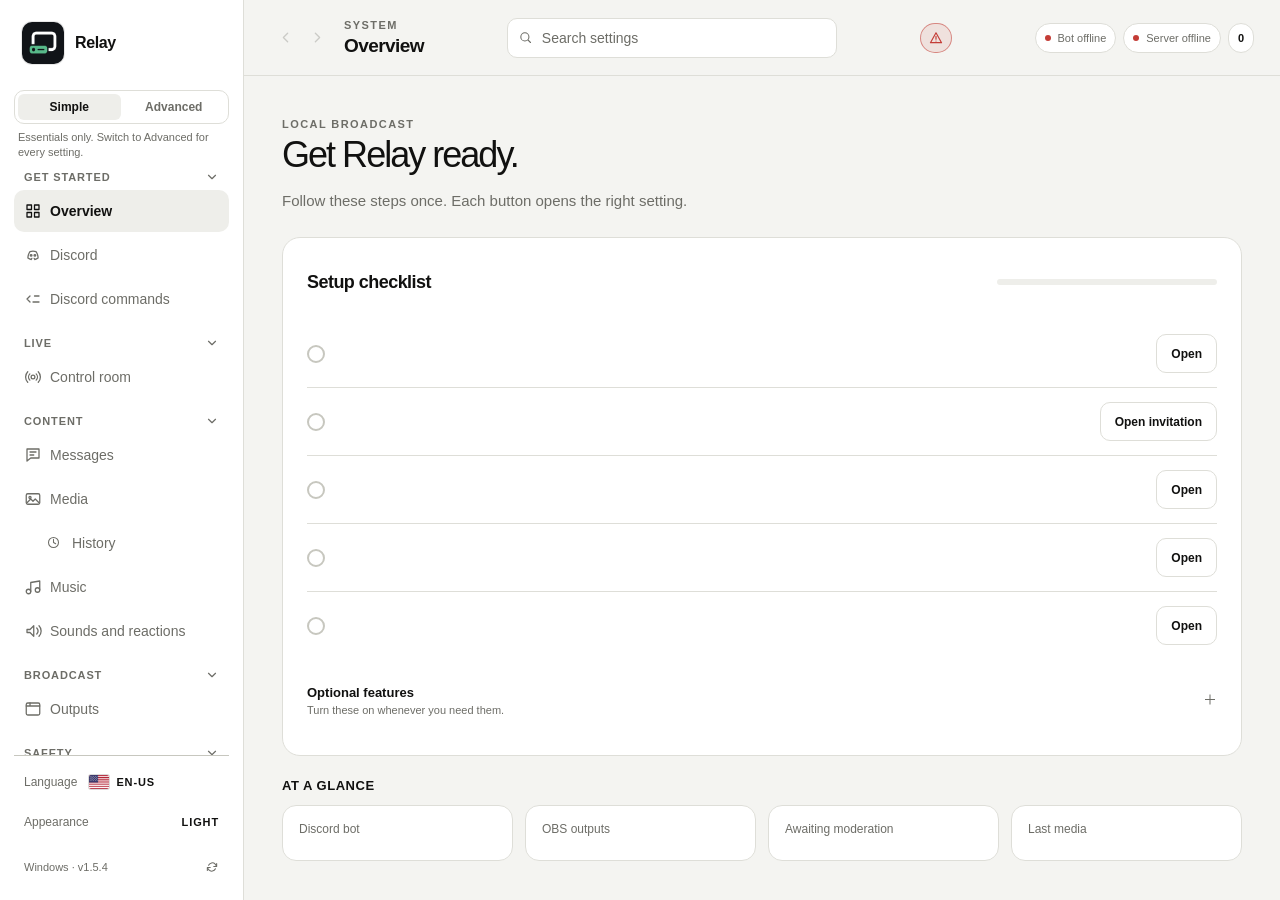
<file: gui/panel.html>
<!doctype html>
<html lang="en" data-theme="light" data-design="graphite">
  <head>
    <meta charset="utf-8">
    <meta name="viewport" content="width=device-width, initial-scale=1">
    <meta
      http-equiv="Content-Security-Policy"
      content="default-src 'none'; script-src 'self'; style-src 'self'; font-src 'self'; img-src 'self' data: blob: http://127.0.0.1:* http://localhost:* https://cdn.discordapp.com https://media.discordapp.net https://*.discordapp.net https://*.klipy.com https://media.tenor.com https://i.ytimg.com; media-src blob: http://127.0.0.1:* http://localhost:* https://cdn.discordapp.com https://media.discordapp.net https://*.discordapp.net https://*.klipy.com https://media.tenor.com; connect-src ws://127.0.0.1:* ws://localhost:*; frame-src http://127.0.0.1:* http://localhost:*"
    >
    <title>Relay</title>
    <link rel="stylesheet" href="./panel.css">
  </head>
  <body>
    <svg class="icon-sprite" aria-hidden="true">
      <symbol id="nav-icon-overview" viewBox="0 0 24 24"><path d="M4 4h6v6H4zM14 4h6v6h-6zM4 14h6v6H4zM14 14h6v6h-6z"/></symbol>
      <symbol id="nav-icon-media" viewBox="0 0 24 24"><rect x="3" y="5" width="18" height="14" rx="2"/><circle cx="8" cy="10" r="1.4"/><path d="m4 17 5-5 3 3 3-3 5 5"/></symbol>
      <symbol id="nav-icon-overlay" viewBox="0 0 24 24"><rect x="3" y="4" width="18" height="16" rx="2"/><path d="M3 8h18M8 4v4"/></symbol>
      <symbol id="nav-icon-music" viewBox="0 0 24 24"><path d="M9 18V6l12-2v12"/><circle cx="6" cy="18" r="3"/><circle cx="18" cy="16" r="3"/></symbol>
      <symbol id="nav-icon-moderation" viewBox="0 0 24 24"><path d="M12 3 20 6v5c0 5-3.3 8.3-8 10-4.7-1.7-8-5-8-10V6l8-3Z"/><path d="m8.5 12 2.2 2.2 4.8-4.8"/></symbol>
      <symbol id="nav-icon-commands" viewBox="0 0 24 24"><path d="m8 8-4 4 4 4M12 16h8M14 8h6"/></symbol>
      <symbol id="nav-icon-history" viewBox="0 0 24 24"><circle cx="12" cy="12" r="8"/><path d="M12 7v5l3.5 2"/></symbol>
      <symbol id="nav-icon-help" viewBox="0 0 24 24"><circle cx="12" cy="12" r="8"/><path d="M9.8 9a2.3 2.3 0 1 1 3.6 1.9c-1.1.8-1.4 1.2-1.4 2.4M12 16.8h.01"/></symbol>
      <symbol id="nav-icon-personalization" viewBox="0 0 24 24"><path d="M4 7h16M4 17h16M8 4v6M16 14v6"/><circle cx="8" cy="7" r="2"/><circle cx="16" cy="17" r="2"/></symbol>
      <symbol id="nav-icon-changelog" viewBox="0 0 24 24"><rect x="5" y="3" width="14" height="18" rx="2"/><path d="M8 8h8M8 12h8M8 16h5"/></symbol>
      <symbol id="nav-icon-discord" viewBox="0 0 24 24"><path d="M8 7.5c2.6-.9 5.4-.9 8 0l1.3 2.2c1 2 1.5 4.1 1.5 6.3-1.5 1.1-3 1.7-4.5 2l-.8-1.6M10.5 16.4l-.8 1.6c-1.5-.3-3-.9-4.5-2 0-2.2.5-4.3 1.5-6.3L8 7.5"/><circle cx="9.5" cy="12.5" r="1.1"/><circle cx="14.5" cy="12.5" r="1.1"/></symbol>
      <symbol id="nav-icon-live" viewBox="0 0 24 24"><circle cx="12" cy="12" r="2.5"/><path d="M7.8 7.8a6 6 0 0 0 0 8.4M16.2 7.8a6 6 0 0 1 0 8.4M5 5a10 10 0 0 0 0 14M19 5a10 10 0 0 1 0 14"/></symbol>
      <symbol id="nav-icon-about" viewBox="0 0 24 24"><circle cx="12" cy="12" r="8"/><path d="M12 10v5M12 7.3h.01"/></symbol>
    </svg>
    <div class="app-shell">
      <aside class="sidebar">
        <div class="brand">
          <img class="brand__logo" src="./assets/relay-radar.png" alt="">
          <div class="brand__copy">
            <strong>Relay</strong>
          </div>
        </div>

        <!-- Simple hides the pages and settings marked data-advanced; nothing is disabled. -->
        <div class="interface-mode" role="group" aria-label="Display mode" data-i18n-aria-label="interfaceModeLabel">
          <button class="interface-mode__button" type="button" data-interface-mode="simple" data-short="S" aria-pressed="true">
            <span data-i18n="interfaceModeSimple">Simple</span>
          </button>
          <button class="interface-mode__button" type="button" data-interface-mode="advanced" data-short="A" aria-pressed="false">
            <span data-i18n="interfaceModeAdvanced">Advanced</span>
          </button>
        </div>
        <p id="interface-mode-hint" class="interface-mode__hint" data-i18n="interfaceModeSimpleHint">Essentials only. Switch to Advanced for every setting.</p>

        <nav class="navigation" aria-label="Primary navigation" data-i18n-aria-label="navPrimaryLabel">
          <button class="navigation__group" type="button" data-nav-group="start" aria-expanded="true">
            <span data-i18n="navGroupStart">Get started</span>
            <svg class="navigation__chevron" viewBox="0 0 24 24" aria-hidden="true"><path d="m6 9 6 6 6-6"/></svg>
          </button>
          <button class="navigation__item is-active" type="button" data-page-target="overview" aria-current="page">
            <svg class="navigation__icon" viewBox="0 0 24 24" aria-hidden="true"><use href="#nav-icon-overview"></use></svg>
            <span class="navigation__label" data-i18n="navOverview">Overview</span>
          </button>
          <button class="navigation__item" type="button" data-page-target="discord">
            <svg class="navigation__icon" viewBox="0 0 24 24" aria-hidden="true"><use href="#nav-icon-discord"></use></svg>
            <span class="navigation__label" data-i18n="navDiscord">Discord</span>
            <span class="navigation__badge" data-nav-badge="discord" hidden></span>
          </button>
          <button class="navigation__item" type="button" data-page-target="commands" data-advanced>
            <svg class="navigation__icon" viewBox="0 0 24 24" aria-hidden="true"><use href="#nav-icon-commands"></use></svg>
            <span class="navigation__label" data-i18n="navDiscordCommands">Discord commands</span>
          </button>
          <button class="navigation__group" type="button" data-nav-group="live" aria-expanded="true">
            <span data-i18n="navGroupLive">Live</span>
            <svg class="navigation__chevron" viewBox="0 0 24 24" aria-hidden="true"><path d="m6 9 6 6 6-6"/></svg>
          </button>
          <button class="navigation__item" type="button" data-page-target="live">
            <svg class="navigation__icon" viewBox="0 0 24 24" aria-hidden="true"><use href="#nav-icon-live"></use></svg>
            <span class="navigation__label" data-i18n="navLive">Control room</span>
            <span class="navigation__badge" data-nav-badge="live" hidden></span>
          </button>
          <button class="navigation__group" type="button" data-nav-group="content" aria-expanded="true">
            <span data-i18n="navGroupContent">Content</span>
            <svg class="navigation__chevron" viewBox="0 0 24 24" aria-hidden="true"><path d="m6 9 6 6 6-6"/></svg>
          </button>
          <button class="navigation__item" type="button" data-page-target="messages">
            <svg class="navigation__icon" viewBox="0 0 24 24" aria-hidden="true"><path d="M4 4h16v12H9l-5 4V4Z"/><path d="M8 8h8M8 12h5"/></svg>
            <span class="navigation__label" data-i18n="moduleMessages">Messages</span>
          </button>
          <button class="navigation__item" type="button" data-page-target="media">
            <svg class="navigation__icon" viewBox="0 0 24 24" aria-hidden="true"><use href="#nav-icon-media"></use></svg>
            <span class="navigation__label" data-i18n="navMedia">Media</span>
          </button>
          <button class="navigation__item navigation__item--sub" type="button" data-page-target="history" data-advanced>
            <svg class="navigation__icon" viewBox="0 0 24 24" aria-hidden="true"><use href="#nav-icon-history"></use></svg>
            <span class="navigation__label" data-i18n="navHistory">History</span>
          </button>
          <button class="navigation__item" type="button" data-page-target="music">
            <svg class="navigation__icon" viewBox="0 0 24 24" aria-hidden="true"><use href="#nav-icon-music"></use></svg>
            <span class="navigation__label" data-i18n="navMusic">Music</span>
          </button>
          <button class="navigation__item" type="button" data-page-target="reactions" data-advanced>
            <svg class="navigation__icon" viewBox="0 0 24 24" aria-hidden="true"><path d="M4 10h4l5-5v14l-5-5H4v-4ZM17 8a6 6 0 0 1 0 8M20 5a10 10 0 0 1 0 14"/></svg>
            <span class="navigation__label" data-i18n="moduleReactions">Sounds and reactions</span>
          </button>
          <button class="navigation__group" type="button" data-nav-group="broadcast" aria-expanded="true">
            <span data-i18n="navGroupBroadcast">Broadcast</span>
            <svg class="navigation__chevron" viewBox="0 0 24 24" aria-hidden="true"><path d="m6 9 6 6 6-6"/></svg>
          </button>
          <button class="navigation__item" type="button" data-page-target="overlay">
            <svg class="navigation__icon" viewBox="0 0 24 24" aria-hidden="true"><use href="#nav-icon-overlay"></use></svg>
            <span class="navigation__label" data-i18n="navOutputs">Outputs</span>
            <span class="navigation__badge" data-nav-badge="overlay" hidden></span>
          </button>
          <button class="navigation__group" type="button" data-nav-group="safety" aria-expanded="true">
            <span data-i18n="navGroupSafety">Safety</span>
            <svg class="navigation__chevron" viewBox="0 0 24 24" aria-hidden="true"><path d="m6 9 6 6 6-6"/></svg>
          </button>
          <button class="navigation__item" type="button" data-page-target="moderation">
            <svg class="navigation__icon" viewBox="0 0 24 24" aria-hidden="true"><use href="#nav-icon-moderation"></use></svg>
            <span class="navigation__label" data-i18n="navModeration">Moderation</span>
            <span class="navigation__badge" data-nav-badge="moderation" hidden></span>
          </button>
          <button class="navigation__group" type="button" data-nav-group="app" aria-expanded="true">
            <span data-i18n="navGroupApp">App</span>
            <svg class="navigation__chevron" viewBox="0 0 24 24" aria-hidden="true"><path d="m6 9 6 6 6-6"/></svg>
          </button>
          <button class="navigation__item" type="button" data-page-target="personalization">
            <svg class="navigation__icon" viewBox="0 0 24 24" aria-hidden="true"><use href="#nav-icon-personalization"></use></svg>
            <span class="navigation__label" data-i18n="navSettings">Settings</span>
          </button>
          <button class="navigation__item" type="button" data-page-target="help">
            <svg class="navigation__icon" viewBox="0 0 24 24" aria-hidden="true"><use href="#nav-icon-help"></use></svg>
            <span class="navigation__label" data-i18n="navHelp">Help</span>
          </button>
          <button class="navigation__item" type="button" data-page-target="changelog" data-advanced>
            <svg class="navigation__icon" viewBox="0 0 24 24" aria-hidden="true"><use href="#nav-icon-changelog"></use></svg>
            <span class="navigation__label" data-i18n="navChangelog">Changelog</span>
          </button>
          <button class="navigation__item" type="button" data-page-target="about" data-advanced>
            <svg class="navigation__icon" viewBox="0 0 24 24" aria-hidden="true"><use href="#nav-icon-about"></use></svg>
            <span class="navigation__label" data-i18n="navAbout">About</span>
          </button>
        </nav>

        <div class="sidebar__footer">
          <div id="sidebar-language-picker" class="sidebar-language-picker">
            <button id="language-toggle" class="utility-button" type="button" aria-label="Switch language" aria-haspopup="listbox" aria-expanded="false" aria-controls="sidebar-language-options">
              <span data-i18n="language">Language</span>
              <span class="utility-button__value">
                <img id="language-flag" class="flag-icon" src="./assets/flags/us.svg" alt="">
                <strong id="language-value">EN-US</strong>
              </span>
            </button>
            <div id="sidebar-language-options" class="language-picker__options sidebar-language-picker__options" role="listbox" hidden></div>
          </div>
          <button id="theme-toggle" class="utility-button" type="button" aria-label="Switch theme" data-i18n-aria-label="switchThemeLabel">
            <span data-i18n="appearance">Appearance</span>
            <strong id="theme-value">Light</strong>
            <svg class="utility-button__icon" viewBox="0 0 24 24" aria-hidden="true"><path d="M12 3v2M12 19v2M4.9 4.9l1.4 1.4M17.7 17.7l1.4 1.4M3 12h2M19 12h2M4.9 19.1l1.4-1.4M17.7 6.3l1.4-1.4"/><circle cx="12" cy="12" r="4"/></svg>
          </button>
          <div id="update-control" class="update-control">
            <button
              id="update-check"
              class="version version--button"
              type="button"
              aria-haspopup="dialog"
              aria-expanded="false"
              aria-controls="update-menu"
            >
              <span><span class="version__platform">Windows · </span>v<span data-app-version>1.5.4</span></span>
              <span id="update-available-dot" class="update-available-dot" hidden></span>
              <svg class="update-check__icon" viewBox="0 0 24 24" aria-hidden="true">
                <path d="M20 6v5h-5M4 18v-5h5M6.1 9a7 7 0 0 1 11.3-2.1L20 11M4 13l2.6 4.1A7 7 0 0 0 17.9 15"/>
              </svg>
            </button>
            <section id="update-menu" class="update-menu" role="dialog" aria-labelledby="update-menu-title" hidden>
              <div class="update-menu__header">
                <strong id="update-menu-title" data-i18n="updatesTitle">Relay updates</strong>
                <button id="update-menu-close" class="update-menu__close" type="button">×</button>
              </div>
              <p id="update-status" role="status" aria-live="polite" data-i18n="checkUpdatesPrompt">
                Check GitHub for a newer Relay release.
              </p>
              <div class="update-menu__actions">
                <button id="install-update" class="button button--primary" type="button" data-i18n="downloadAndInstall" hidden>
                  Download and install
                </button>
                <button class="button button--quiet" type="button" data-help-link="relay-releases" data-i18n="openReleases">
                  View releases
                </button>
              </div>
            </section>
          </div>
        </div>
      </aside>

      <div class="workspace">
        <header class="topbar">
          <div class="topbar__start">
            <div class="navigation-history">
              <button id="navigation-back" class="navigation-history__button" type="button" disabled>
                <svg viewBox="0 0 24 24" aria-hidden="true"><path d="m15 18-6-6 6-6"/></svg>
              </button>
              <button id="navigation-forward" class="navigation-history__button" type="button" disabled>
                <svg viewBox="0 0 24 24" aria-hidden="true"><path d="m9 18 6-6-6-6"/></svg>
              </button>
            </div>
            <div class="topbar__heading">
              <p id="page-kicker" class="kicker">System</p>
              <h1 id="page-title" tabindex="-1">Overview</h1>
            </div>
          </div>
          <div id="settings-search-control" class="settings-search">
            <svg class="settings-search__icon" viewBox="0 0 24 24" aria-hidden="true">
              <circle cx="11" cy="11" r="6.5"/><path d="m16 16 4 4"/>
            </svg>
            <input
              id="settings-search"
              type="search"
              role="combobox"
              aria-autocomplete="list"
              aria-controls="settings-search-results"
              aria-expanded="false"
              autocomplete="off"
              spellcheck="false"
              data-i18n-placeholder="searchPlaceholder"
              placeholder="Search settings"
            >
            <button id="settings-search-clear" class="settings-search__clear" type="button" hidden>
              <svg viewBox="0 0 24 24" aria-hidden="true"><path d="m7 7 10 10M17 7 7 17"/></svg>
            </button>
            <div id="settings-search-results" class="settings-search__results" role="listbox" hidden></div>
          </div>
          <section id="now-playing" class="now-playing" aria-live="polite" hidden>
            <img id="now-playing-artwork" class="now-playing__artwork" src="./assets/relay-radar.png" alt="">
            <div class="now-playing__copy">
              <span class="now-playing__eyebrow" data-i18n="nowPlaying">Now playing</span>
              <strong id="now-playing-title"></strong>
              <span id="now-playing-artist" class="now-playing__artist"></span>
            </div>
            <div class="now-playing__controls">
              <button id="previous-audio" class="now-playing__button" type="button">
                <svg viewBox="0 0 24 24" aria-hidden="true"><path d="M6 5v14M18 6l-9 6 9 6z"/></svg>
              </button>
              <button id="toggle-audio" class="now-playing__button now-playing__button--primary" type="button">
                <svg id="pause-audio-icon" viewBox="0 0 24 24" aria-hidden="true"><path d="M7 5h4v14H7zm6 0h4v14h-4z"/></svg>
                <svg id="play-audio-icon" viewBox="0 0 24 24" aria-hidden="true" hidden><path d="M8 5v14l11-7z"/></svg>
              </button>
              <button id="skip-audio" class="now-playing__button" type="button">
                <svg viewBox="0 0 24 24" aria-hidden="true"><path d="M6 6l9 6-9 6zm11-1h2v14h-2z"/></svg>
              </button>
            </div>
          </section>
          <button id="panic-button" class="panic-button" type="button" data-i18n-title="panicTitle">
            <svg viewBox="0 0 24 24" aria-hidden="true"><path d="M12 3 2.5 20h19L12 3Z"/><path d="M12 9v5M12 17.2h.01"/></svg>
            <span data-i18n="panic">Panic</span>
          </button>
          <div class="status-strip" aria-label="Relay status" data-i18n-aria-label="relayStatusLabel">
            <button class="status" id="bot-status" type="button" data-go-to-page="discord" data-i18n-title="statusBotTitle">
              <span class="status__light"></span>
              <img id="bot-avatar" class="status__avatar" alt="" hidden>
              <span id="bot-label">Bot offline</span>
            </button>
            <button class="status" id="server-status" type="button" data-go-to-page="personalization" data-go-to-target="system-settings" data-i18n-title="statusServerTitle">
              <span class="status__light"></span>
              <span id="server-label">Server offline</span>
            </button>
            <button class="status status--count" type="button" data-go-to-page="overlay" data-go-to-target="disclosure-overlay-1" data-i18n-title="statusOutputsTitle">
              <span id="client-count">0</span>
              <span data-i18n="overlays">overlays</span>
            </button>
          </div>
        </header>

        <div id="paused-banner" class="paused-banner" role="status" hidden>
          <span class="paused-banner__copy">
            <strong data-i18n="pausedTitle">Relay is paused</strong>
            <span data-i18n="pausedCopy">Outputs were cleared. New media, messages, music and reactions are ignored until you resume.</span>
          </span>
          <button id="resume-button" class="button button--primary" type="button" data-i18n="resume">Resume</button>
        </div>

        <main class="pages">
          <section class="page is-active" data-page="overview">
            <div class="page-intro page-intro--compact">
              <p class="kicker" data-i18n="overviewKicker">Local broadcast</p>
              <h2 data-i18n="overviewTitle">Get Relay ready.</h2>
              <p data-i18n="overviewCopy">Follow these steps once. Each button opens the right setting.</p>
            </div>

            <details class="panel-section panel-section--wide setup-checklist" id="setup-checklist" open>
              <summary class="section-heading">
                <div>
                  <h3 data-i18n="setupTitle">Setup checklist</h3>
                  <p id="setup-progress" class="setup-progress" role="status"></p>
                </div>
                <span class="setup-meter" aria-hidden="true"><span id="setup-meter-fill"></span></span>
              </summary>
              <ol class="setup-steps">
                <li class="setup-step" data-setup-step="bot">
                  <span class="setup-step__marker" aria-hidden="true"></span>
                  <span class="setup-step__copy">
                    <strong data-i18n="setupBotTitle"></strong>
                    <small data-i18n="setupBotHelp"></small>
                  </span>
                  <span class="setup-step__state" data-setup-state></span>
                  <button class="button button--quiet" type="button" data-go-to-page="discord" data-go-to-target="disclosure-discord-connection" data-i18n="setupOpen">Open</button>
                </li>
                <li class="setup-step" data-setup-step="invite">
                  <span class="setup-step__marker" aria-hidden="true"></span>
                  <span class="setup-step__copy">
                    <strong data-i18n="setupInviteTitle"></strong>
                    <small data-i18n="setupInviteHelp"></small>
                  </span>
                  <span class="setup-step__state" data-setup-state></span>
                  <button class="button button--quiet" type="button" data-go-to-page="discord" data-go-to-target="disclosure-discord-connection" id="setup-invite-button" data-i18n="setupInviteOpen">Open invitation</button>
                </li>
                <li class="setup-step" data-setup-step="channel">
                  <span class="setup-step__marker" aria-hidden="true"></span>
                  <span class="setup-step__copy">
                    <strong data-i18n="setupChannelTitle"></strong>
                    <small data-i18n="setupChannelHelp"></small>
                  </span>
                  <span class="setup-step__state" data-setup-state></span>
                  <button class="button button--quiet" type="button" data-go-to-page="discord" data-go-to-target="channel" data-i18n="setupOpen">Open</button>
                </li>
                <li class="setup-step" data-setup-step="obs">
                  <span class="setup-step__marker" aria-hidden="true"></span>
                  <span class="setup-step__copy">
                    <strong data-i18n="setupObsTitle"></strong>
                    <small data-i18n="setupObsHelp"></small>
                  </span>
                  <span class="setup-step__state" data-setup-state></span>
                  <button class="button button--quiet" type="button" data-go-to-page="overlay" data-go-to-target="disclosure-overlay-2" data-i18n="setupOpen">Open</button>
                </li>
                <li class="setup-step" data-setup-step="test">
                  <span class="setup-step__marker" aria-hidden="true"></span>
                  <span class="setup-step__copy">
                    <strong data-i18n="setupTestTitle"></strong>
                    <small data-i18n="setupTestHelp"></small>
                  </span>
                  <span class="setup-step__state" data-setup-state></span>
                  <button class="button button--quiet" type="button" data-go-to-page="overlay" data-go-to-target="disclosure-overlay-preview" data-i18n="setupOpen">Open</button>
                </li>
              </ol>
              <details class="settings-disclosure setup-optional">
                <summary>
                  <span>
                    <strong data-i18n="setupOptionalTitle">Optional features</strong>
                    <small data-i18n="setupOptionalHelp">Turn these on whenever you need them.</small>
                  </span>
                  <i aria-hidden="true"></i>
                </summary>
                <ol class="setup-steps settings-disclosure__content">
                <li class="setup-step" data-setup-step="music" data-setup-optional>
                  <span class="setup-step__marker" aria-hidden="true"></span>
                  <span class="setup-step__copy">
                    <strong data-i18n="setupMusicTitle"></strong>
                    <small data-i18n="setupMusicHelp"></small>
                  </span>
                  <span class="setup-step__state" data-setup-state></span>
                  <button class="button button--quiet" type="button" data-go-to-page="music" data-go-to-target="disclosure-music-1" data-i18n="setupOpen">Open</button>
                </li>
                <li class="setup-step" data-setup-step="reactions" data-setup-optional>
                  <span class="setup-step__marker" aria-hidden="true"></span>
                  <span class="setup-step__copy">
                    <strong data-i18n="setupReactionsTitle"></strong>
                    <small data-i18n="setupReactionsHelp"></small>
                  </span>
                  <span class="setup-step__state" data-setup-state></span>
                  <button class="button button--quiet" type="button" data-go-to-page="reactions" data-i18n="setupOpen">Open</button>
                </li>
                </ol>
              </details>
            </details>

            <section class="panel-section panel-section--wide trial-mode" id="trial-mode" hidden>
              <div class="section-heading">
                <div>
                  <h3 data-i18n="trialTitle">Try Relay without Discord</h3>
                </div>
              </div>
              <p class="section-copy" data-i18n="trialCopy">See how media looks before you create a bot. Tests stay on this computer and nothing is posted to Discord.</p>
              <ol class="trial-steps">
                <li>
                  <span data-i18n="trialStep1">Show the media widget on your screen, or add Relay Visual in OBS.</span>
                  <span class="trial-actions">
                    <button id="trial-show-widget" class="button button--quiet" type="button" data-i18n="trialShowWidget">Show the widget</button>
                    <button class="button button--quiet" type="button" data-go-to-page="overlay" data-go-to-target="disclosure-overlay-2" data-i18n="helpGoObs">Open OBS links</button>
                  </span>
                </li>
                <li>
                  <span data-i18n="trialStep2">Pick a sample and send it.</span>
                  <span class="trial-actions">
                    <select id="trial-sample" aria-label="Test media" data-i18n-aria-label="sampleMedia">
                      <option value="portrait" data-i18n="samplePortrait">Portrait image</option>
                      <option value="landscape" data-i18n="sampleLandscape">Landscape image</option>
                      <option value="gif" data-i18n="sampleGif">GIF</option>
                      <option value="video" data-i18n="sampleVideo">Video</option>
                      <option value="audio" data-i18n="sampleAudio">Audio</option>
                      <option value="notification" data-i18n="sampleNotification">Message notification</option>
                    </select>
                    <button id="trial-send" class="button button--primary" type="button" data-i18n="trialSend">Send a test</button>
                  </span>
                </li>
              </ol>
              <p id="trial-state" class="trial-state" role="status"></p>
            </section>

            <section class="overview-dashboard" aria-labelledby="dashboard-title">
              <h3 id="dashboard-title" class="overview-dashboard__title" data-i18n="dashboardTitle">At a glance</h3>
              <div class="overview-dashboard__grid">
                <button class="dashboard-tile" type="button" data-go-to-page="discord">
                  <span data-i18n="dashboardBot">Discord bot</span>
                  <strong id="dashboard-bot"></strong>
                </button>
                <button class="dashboard-tile" type="button" data-go-to-page="overlay" data-go-to-target="disclosure-overlay-1">
                  <span data-i18n="dashboardOutputs">OBS outputs</span>
                  <strong id="dashboard-outputs"></strong>
                </button>
                <button class="dashboard-tile" type="button" data-go-to-page="moderation">
                  <span data-i18n="dashboardPending">Awaiting moderation</span>
                  <strong id="dashboard-pending"></strong>
                </button>
                <button class="dashboard-tile" type="button" data-go-to-page="history">
                  <span data-i18n="dashboardLastMedia">Last media</span>
                  <strong id="dashboard-last-media"></strong>
                </button>
              </div>
            </section>
          </section>

          <!-- Control room: everything used during a stream, kept out of the settings pages. -->
          <section class="page" data-page="live" hidden>
            <div class="page-intro page-intro--compact">
              <h2 data-i18n="liveTitle">Everything you touch during a stream.</h2>
              <p data-i18n="liveCopy">Pinned message, current media and queue. Panic and the music player stay in the top bar on every page.</p>
            </div>
            <section class="panel-section panel-section--wide" id="message-module"></section>
            <section class="panel-section panel-section--wide live-media">
              <section class="transport">
                <div class="transport__identity">
                  <img src="./assets/relay-radar.png" alt="">
                  <div>
                    <span class="transport__label" data-i18n="transportLabel">Live transport</span>
                    <strong data-i18n="transportReady">Ready for the next media</strong>
                  </div>
                </div>
                <button id="skip-media" class="button button--skip" type="button">
                  <span data-i18n="skip">Skip media</span>
                  <kbd id="skip-shortcut-key">Ctrl Alt S</kbd>
                </button>
              </section>
              <section class="queue-panel"><h3 data-i18n="queueTitle"></h3><p id="queue-state" role="status" tabindex="-1"></p><ol id="queue-list"></ol></section>
            </section>
            <section class="panel-section panel-section--wide live-review">
              <div class="moderation-header">
                <div>
                  <span class="kicker" data-i18n="pendingMedia">Pending media</span>
                  <strong id="moderation-count">0 / 50</strong>
                </div>
                <p class="moderation-shortcuts" data-i18n="moderationShortcuts">Keyboard: A approve, R reject, arrows to move.</p>
                <button id="clear-pending-media" class="button button--quiet" type="button" data-i18n="clearPending">Reject all</button>
              </div>
              <p id="moderation-empty" class="empty-state" data-i18n="moderationEmpty">No media is waiting for approval.</p>
              <ol id="moderation-list" class="history-list moderation-list" tabindex="0" aria-describedby="moderation-shortcuts-help"></ol>
              <span id="moderation-shortcuts-help" class="visually-hidden" data-i18n="moderationShortcuts">Keyboard: A approve, R reject, arrows to move.</span>
            </section>
          </section>

          <section class="page" data-page="discord" hidden>
            <div class="page-intro page-intro--compact">
              <p class="kicker" data-i18n="discordKicker">Discord</p>
              <h2 data-i18n="discordTitle">Connect the bot, then pick its channels.</h2>
              <p data-i18n="discordCopy">Everything Relay needs from Discord is on this page.</p>
            </div>

            <details class="panel-section panel-section--wide panel-disclosure" id="disclosure-discord-connection" open>
                <summary class="section-heading">
                  <div>
                    <h3 data-i18n="credentialsTitle">Discord connection</h3>
                  </div>
                  <span id="credential-state" class="save-state" role="status"></span>
                </summary>
                <p class="section-copy" data-i18n="credentialsCopy">Credentials are encrypted by Windows and never shown again.</p>
                <form id="credential-form" class="form-grid">
                  <label class="field field--wide">
                    <span data-i18n="clientId">Discord client ID</span>
                    <input id="client-id" name="clientId" inputmode="numeric" autocomplete="off" maxlength="20" required>
                  </label>
                  <label class="field field--wide">
                    <span data-i18n="botToken">Discord bot token</span>
                    <input id="discord-token" name="token" type="password" autocomplete="new-password">
                  </label>
                  <button class="button button--primary field--wide" type="submit" data-i18n="connectBot">Encrypt and start bot</button>
                </form>
                <div id="invite-row" class="invite-row" hidden>
                  <label class="field">
                    <span data-i18n="inviteUrl">Bot invitation URL</span>
                    <span class="url-field">
                      <input id="invite-url" type="text" readonly aria-label="Discord bot invitation URL" data-i18n-aria-label="inviteUrl">
                      <button id="open-invite" class="button button--quiet" type="button" data-i18n="openInvite">Open</button>
                    </span>
                  </label>
                </div>
                <details class="settings-disclosure">
                  <summary>
                    <span>
                      <strong data-i18n="botPresence">Bot status</strong>
                      <small data-i18n="botPresenceHelp">Choose how Relay appears in Discord.</small>
                    </span>
                    <i aria-hidden="true"></i>
                  </summary>
                  <form id="bot-presence-form" class="settings-disclosure__content form-grid">
                    <label class="field">
                      <span data-i18n="onlineStatus">Online status</span>
                      <select id="bot-online-status">
                        <option value="online" data-i18n="statusOnline">Online</option>
                        <option value="idle" data-i18n="statusIdle">Idle</option>
                        <option value="dnd" data-i18n="statusDnd">Do not disturb</option>
                        <option value="invisible" data-i18n="statusInvisible">Invisible</option>
                      </select>
                    </label>
                    <label class="field">
                      <span data-i18n="activityType">Activity type</span>
                      <select id="bot-activity-type">
                        <option value="none" data-i18n="activityNone">No activity</option>
                        <option value="custom" data-i18n="activityCustom">Custom status</option>
                        <option value="playing" data-i18n="activityPlaying">Playing</option>
                        <option value="listening" data-i18n="activityListening">Listening</option>
                        <option value="watching" data-i18n="activityWatching">Watching</option>
                        <option value="competing" data-i18n="activityCompeting">Competing</option>
                      </select>
                    </label>
                    <label class="field field--wide">
                      <span data-i18n="activityText">Status text</span>
                      <input id="bot-activity-text" maxlength="128" autocomplete="off">
                      <small data-i18n="activityTextHelp">Shown on the bot profile and member list.</small>
                    </label>
                    <div class="settings-actions field--wide">
                      <span id="bot-presence-save-state" class="save-state" role="status"></span>
                    </div>
                  </form>
                </details>
              </details>

            <section class="panel-section panel-section--wide discord-channels" id="discord-channels">
              <div class="section-heading">
                <div>
                  <h3 data-i18n="channelsTitle">Channels</h3>
                </div>
                <span class="section-actions">
                  <span id="save-state" class="save-state" role="status"></span>
                  <button id="refresh-channels" class="button button--quiet" type="button" data-i18n="refreshChannels">Refresh channels</button>
                </span>
              </div>
              <p class="section-copy" data-i18n="channelsCopy">Pick which Discord channel feeds each feature. Leave a channel empty to turn that feature off.</p>
              <form id="routing-form" class="channel-groups">
                <fieldset class="channel-group">
                  <legend data-i18n="channelGroupRelay">Messages and media to OBS</legend>
                  <div id="relay-channel-choice" class="channel-choice" role="alert" hidden>
                    <p class="channel-choice__copy">
                      <strong data-i18n="relayChannelChoiceTitle">Choose the Relay channel</strong>
                      <span data-i18n="relayChannelChoiceCopy">Relay now reads messages and media from one channel. Your media and message channels were different. Until you choose, each keeps working as before.</span>
                    </p>
                    <span class="channel-choice__actions">
                      <button id="relay-channel-keep-media" class="button button--primary" type="button"></button>
                      <button id="relay-channel-keep-messages" class="button button--quiet" type="button"></button>
                    </span>
                  </div>
                  <label class="field field--wide">
                    <span data-i18n="relayChannel">Relay channel</span>
                    <select id="channel" name="watchedChannelId">
                      <option value="">Select a visible text channel</option>
                    </select>
                    <small data-i18n="relayChannelHelp">Text becomes a notification. Images, GIFs, videos, audio and stickers go to their outputs.</small>
                  </label>
                  <div class="field field--wide" data-advanced>
                    <div id="extra-relay-channels"></div>
                    <small data-i18n="extraRelayChannelsHelp">Optional. Channels in other servers where you added this same bot. They feed the same outputs with the same filters. Cleanup, lock, AutoMod and /relay commands stay on the Relay channel's server.</small>
                  </div>
                  <label class="setting-row setting-row--switch field--wide">
                    <span>
                      <strong data-i18n="mediaCleanup24h">Delete Relay channel messages after 24 hours</strong>
                      <small data-i18n="channelCleanup24hHelp">Checks every 5 minutes while Relay runs. Deletes messages older than 24 hours, except the protected welcome message. Requires Manage Messages.</small>
                    </span>
                    <span class="switch">
                      <input id="media-cleanup-enabled" type="checkbox">
                      <span class="switch__track" aria-hidden="true"></span>
                    </span>
                  </label>
                  <label class="field field--wide">
                    <span data-i18n="mediaWelcomeMessage">Relay channel welcome message (optional)</span>
                    <input id="media-welcome-message" type="text" autocomplete="off" spellcheck="false" data-i18n-placeholder="musicWelcomePlaceholder" placeholder="Discord message link or ID">
                    <small data-i18n="channelWelcomeOptionalHelp">Leave empty only if no message needs to be kept. A supplied message must belong to this channel.</small>
                  </label>
                </fieldset>
                <fieldset class="channel-group">
                  <legend data-i18n="channelGroupMusic">Music requests</legend>
                  <label class="field field--wide">
                    <span data-i18n="musicChannel">Music channel</span>
                    <select id="music-channel" name="musicChannelId">
                      <option value="" data-i18n="musicDisabled">Music disabled</option>
                    </select>
                  </label>
                  <div class="field field--wide" data-advanced>
                    <div id="extra-music-channels"></div>
                    <small data-i18n="extraMusicChannelsHelp">Optional. Music channels in other servers where you added this same bot. Their requests join the same queue with the same rules, and automatic cleanup applies there too. The welcome message and the channel cleanup button stay on the music channel.</small>
                  </div>
                  <label class="field field--wide">
                    <span data-i18n="musicWelcome">Protected welcome message (optional)</span>
                    <input id="music-welcome-message" type="text" autocomplete="off" spellcheck="false" data-i18n-placeholder="musicWelcomePlaceholder" placeholder="Discord message link or ID">
                    <small data-i18n="musicWelcomeHelp">Leave empty to protect no welcome message. If provided, this message is never deleted. Save its link or ID before enabling cleanup.</small>
                  </label>
                  <label class="setting-row setting-row--switch field--wide">
                    <span>
                      <strong data-i18n="musicCleanupEnabled">Automatically clean music messages</strong>
                      <small data-i18n="musicCleanupHelp">Requires Manage Messages. A protected welcome message is optional; if provided, it is preserved. Requests disappear after processing; unused results expire after 120 seconds.</small>
                    </span>
                    <span class="switch">
                      <input id="music-cleanup-enabled" type="checkbox">
                      <span class="switch__track" aria-hidden="true"></span>
                    </span>
                  </label>
                </fieldset>
                <fieldset class="channel-group">
                  <legend data-i18n="channelGroupSecurity">Security trap</legend>
                  <label class="field field--full">
                    <span data-i18n="honeypotChannel">Compromised account trap</span>
                    <select id="honeypot-channel" name="honeypotChannelId">
                      <option value="" data-i18n="honeypotDisabled">Disabled</option>
                    </select>
                    <small data-i18n="honeypotChannelHelp">Choose a protected Discord channel. Any non-bot account that posts there is treated as potentially compromised.</small>
                  </label>
                  <div class="field field--full" data-advanced>
                    <div id="extra-honeypot-channels"></div>
                    <small data-i18n="extraHoneypotChannelsHelp">Optional. Trap channels in other servers where you added this same bot. An account that posts there gets the trap action in that server.</small>
                  </div>
                  <label class="field field--full">
                    <span data-i18n="honeypotAction">Trap action</span>
                    <select id="honeypot-action" name="honeypotAction">
                      <option value="kick" data-i18n="honeypotKick">Kick</option>
                      <option value="ban" data-i18n="honeypotBan">Ban</option>
                      <option value="timeout" data-i18n="honeypotTimeout">Timeout</option>
                    </select>
                    <small data-i18n="honeypotActionHelp">Relay sends a security notice in the interface language, then applies the selected action. The bot needs the matching Discord permission and role position.</small>
                  </label>
                </fieldset>
                <div class="settings-actions">
                  <p class="autosave-note" data-i18n="autosaveNote">Changes are saved automatically.</p>
                </div>
              </form>
              <div class="music-cleanup-tools">
                <button id="music-cleanup-preview" class="button button--quiet" type="button" data-i18n="musicCleanupPreview">Preview channel cleanup</button>
                <p id="music-cleanup-status" role="status" aria-live="polite"></p>
                <div id="music-cleanup-confirmation" hidden>
                  <button id="music-cleanup-confirm" class="button button--danger" type="button" data-i18n="musicCleanupConfirm">Delete these messages</button>
                  <button id="music-cleanup-cancel" class="button button--quiet" type="button" data-i18n="musicCleanupCancel">Cancel</button>
                </div>
              </div>
            </section>

            <section class="panel-section panel-section--wide discord-check" id="discord-check">
              <div class="section-heading">
                <div>
                  <h3 data-i18n="checkTitle">Bot check</h3>
                </div>
                <button id="run-discord-check" class="button button--quiet" type="button" data-i18n="checkRun">Check now</button>
              </div>
              <p class="section-copy" data-i18n="checkCopy">Relay checks the Discord setting and the channel permissions each feature needs.</p>
              <p id="discord-check-state" class="save-state" role="status"></p>
              <div id="discord-check-intent" class="check-intent" hidden>
                <span id="discord-check-intent-text"></span>
                <button class="button button--quiet" type="button" data-help-link="discord" data-i18n="openDiscordPortal">Open Discord Developer Portal</button>
              </div>
              <ul id="discord-check-results" class="check-results"></ul>
              <button id="discord-check-reinvite" class="button button--primary" type="button" data-i18n="checkFixInvite" hidden>Re-invite the bot with the right permissions</button>
            </section>
          </section>

          <section class="page" data-page="messages" hidden>
            <div class="page-intro page-intro--compact"><h2 data-i18n="moduleMessages">Messages</h2><p data-i18n="messagesSettingsCopy">How Discord messages appear on stream: duration, length and waiting queue.</p></div>
            <section class="panel-section panel-section--wide">
              <div class="section-heading">
                <div>
                  <h3 data-i18n="messageNotifications">Message notifications</h3>
                </div>
                <span id="messages-save-state" class="save-state" role="status"></span>
              </div>
              <p class="section-copy" data-i18n="messageNotificationsHelp">Message notifications remain visual; optional notification sounds can be configured separately.</p>
              <form id="messages-form" class="settings-list">
                <label class="setting-row">
                  <span>
                    <strong data-i18n="notificationDuration">Notification duration</strong>
                    <small data-i18n="notificationDurationHelp">Message notifications without audio stay visible for this duration.</small>
                  </span>
                  <span class="field__unit field__unit--short">
                    <input id="notification-duration" name="notificationDurationSeconds" type="number" min="1" max="60" step="1" required>
                    <small data-i18n="seconds">sec</small>
                  </span>
                </label>
                <label class="setting-row" data-advanced>
                  <span>
                    <strong data-i18n="notificationCharacterLimit">Message character limit</strong>
                    <small data-i18n="notificationCharacterLimitHelp">Use 0 for unlimited message length.</small>
                  </span>
                  <span class="field__unit field__unit--short">
                    <input id="notification-character-limit" name="notificationCharacterLimit" type="number" min="0" max="4294967295" step="1" required>
                    <small data-i18n="characters">chars</small>
                  </span>
                </label>
                <label class="setting-row" data-advanced>
                  <span>
                    <strong data-i18n="notificationQueueLimit">Message queue capacity</strong>
                    <small data-i18n="notificationQueueLimitHelp">Maximum waiting messages, from 1 to 50.</small>
                  </span>
                  <span class="field__unit field__unit--short">
                    <input id="notification-queue-limit" name="notificationQueueLimit" type="number" min="1" max="50" step="1" required>
                    <small data-i18n="items">items</small>
                  </span>
                </label>
                <div class="settings-actions">
                  <p class="autosave-note" data-i18n="autosaveNote">Changes are saved automatically.</p>
                </div>
              </form>
            </section>
          </section>
          <section class="page" data-page="reactions" hidden>
            <div class="page-intro page-intro--compact"><h2 data-i18n="moduleReactions">Sounds and reactions</h2><p data-i18n="reactionCopy">Prepare short sounds and visuals, then trigger them here or from Discord.</p></div>
            <section class="panel-section panel-section--wide" id="reaction-module"></section>
          </section>
          <section class="page" data-page="music" hidden>
            <div class="page-intro page-intro--compact">
              <p class="kicker" data-i18n="musicKicker">Discord jukebox</p>
              <h2 data-i18n="musicTitle">Search YouTube. Play locally.</h2>
              <p data-i18n="musicCopy">Save a YouTube Data API key, pick a music channel, then type a search in Discord.</p>
            </div>

            <section class="panel-section panel-section--wide" id="music-queue-module"></section>

            <div class="split-layout">
              <details class="panel-section panel-disclosure" id="disclosure-music-1" open>
                <summary class="section-heading">
                  <div>
                    <h3 data-i18n="musicSettingsTitle">Music settings</h3>
                  </div>
                  <span id="music-save-state" class="save-state" role="status"></span>
                </summary>
                <p class="section-copy" data-i18n="musicSettingsCopy">The API key stays in Windows Credential Manager. Discord replies follow Relay’s interface language.</p>
                <form id="music-form" class="form-grid">
                  <p class="channel-link">
                    <span data-i18n="channelLinkLabel">Discord channel</span>
                    <strong data-channel-name="music-channel"></strong>
                    <button class="text-link" type="button" data-go-to-page="discord" data-go-to-target="music-channel" data-i18n="channelChange">Change</button>
                  </p>
                  <label class="field field--wide">
                    <span data-i18n="youtubeApiKey">YouTube API key</span>
                    <input id="youtube-api-key" name="youtubeApiKey" type="password" autocomplete="new-password">
                    <small data-i18n="youtubeApiKeyHelp">Stored in Windows Credential Manager and never shown again.</small>
                  </label>
                  <p id="youtube-key-status" class="section-copy" role="status"></p>
                  <button class="button button--primary field--wide" type="submit" data-i18n="saveMusic">Save music settings</button>
                </form>
              </details>

              <details class="panel-section panel-disclosure" id="disclosure-music-2">
                <summary class="section-heading">
                  <div>
                    <h3 data-i18n="ytGuideTitle">YouTube Data API setup</h3>
                  </div>
                </summary>
                <p class="section-copy" data-i18n="ytGuideCopy">Relay uses an API key, not OAuth: no client ID, secret or redirect URI.</p>
                <div class="help-accordions">
                  <details class="help-disclosure" open>
                    <summary>
                      <span class="help-disclosure__number">01</span>
                      <span>
                        <strong data-i18n="ytStep1Title">Create a Google Cloud project</strong>
                        <small>console.cloud.google.com</small>
                      </span>
                      <i aria-hidden="true"></i>
                    </summary>
                    <div class="help-disclosure__content">
                      <ol>
                        <li data-i18n="ytStep1a">Open the Google Cloud Console and sign in.</li>
                        <li data-i18n="ytStep1b">Top bar → Select a project → New project (for example Relay Music).</li>
                        <li data-i18n="ytStep1c">Create it, then select that project so every later step stays on it.</li>
                      </ol>
                      <button class="help-link" type="button" data-help-link="google-cloud" data-i18n="openGoogleCloud">Open Google Cloud Console</button>
                    </div>
                  </details>
                  <details class="help-disclosure">
                    <summary>
                      <span class="help-disclosure__number">02</span>
                      <span>
                        <strong data-i18n="ytStep2Title">Enable YouTube Data API v3</strong>
                        <small>APIs &amp; Services → Library</small>
                      </span>
                      <i aria-hidden="true"></i>
                    </summary>
                    <div class="help-disclosure__content">
                      <ol>
                        <li data-i18n="ytStep2a">Open APIs &amp; Services → Library.</li>
                        <li data-i18n="ytStep2b">Search for YouTube Data API v3.</li>
                        <li data-i18n="ytStep2c">Open it → Enable, then wait for confirmation.</li>
                      </ol>
                      <button class="help-link" type="button" data-help-link="youtube-api-library" data-i18n="ytOpenLibrary">Open API Library</button>
                    </div>
                  </details>
                  <details class="help-disclosure">
                    <summary>
                      <span class="help-disclosure__number">03</span>
                      <span>
                        <strong data-i18n="ytStep3Title">Create and restrict the API key</strong>
                        <small>Credentials → API key</small>
                      </span>
                      <i aria-hidden="true"></i>
                    </summary>
                    <div class="help-disclosure__content">
                      <ol>
                        <li data-i18n="ytStep3a">APIs &amp; Services → Credentials → Create credentials → API key.</li>
                        <li data-i18n="ytStep3b">Copy the key, then Edit / Restrict key.</li>
                        <li data-i18n="ytStep3c">API restrictions → Restrict key → YouTube Data API v3 only.</li>
                        <li data-i18n="ytStep3d">Application restrictions: None for home use, or IP addresses if stable. Do not use HTTP referrers.</li>
                      </ol>
                      <button class="help-link" type="button" data-help-link="google-credentials" data-i18n="ytOpenCredentials">Open Credentials</button>
                      <p class="help-note" data-i18n="ytStep3Note">Treat the key like a password. Never paste it in Discord or show it on stream.</p>
                    </div>
                  </details>
                  <details class="help-disclosure">
                    <summary>
                      <span class="help-disclosure__number">04</span>
                      <span>
                        <strong data-i18n="ytStep4Title">Use it in Relay</strong>
                        <small data-i18n="ytStep4Summary">Music channel + Discord search</small>
                      </span>
                      <i aria-hidden="true"></i>
                    </summary>
                    <div class="help-disclosure__content">
                      <ol>
                        <li data-i18n="ytStep4a">Paste the key above and save, then choose the music channel on the Discord page.</li>
                        <li data-i18n="ytStep4b">In that Discord channel, type a search (for example jennie mantra).</li>
                        <li data-i18n="ytStep4c">Pick a result, then preview (about 30 s) or the full track. Tracks longer than 3 minutes are filtered out.</li>
                      </ol>
                      <p class="help-note" data-i18n="ytStep4Note">Full write-up: docs/youtube-api-setup.md in the Relay repository.</p>
                    </div>
                  </details>
                </div>
              </details>
            </div>

          </section>

          <section class="page" data-page="media" hidden>
            <div class="page-intro page-intro--compact">
              <h2 data-i18n="mediaTitle">Media, on your terms.</h2>
              <p data-i18n="mediaCopy">Images use a display timer. Video and audio continue naturally until they end.</p>
            </div>

            <section class="panel-section panel-section--wide" id="library-module" data-advanced></section>

            <section class="panel-section panel-section--wide">
              <div class="section-heading">
                <div>
                  <h3 data-i18n="playbackTitle">Playback settings</h3>
                </div>
                <span id="media-save-state" class="save-state" role="status"></span>
              </div>
              <form id="media-form" class="settings-list">
                <details class="settings-disclosure" open>
                  <summary>
                    <span>
                      <strong data-i18n="durationsGroup">Display durations</strong>
                      <small data-i18n="durationsGroupHelp">How long images, stickers, notifications and GIFs stay visible.</small>
                    </span>
                    <i aria-hidden="true"></i>
                  </summary>
                  <div class="settings-disclosure__content">
                    <label class="setting-row">
                      <span>
                        <strong data-i18n="imageDuration">Image duration</strong>
                        <small data-i18n="imageDurationHelp">Used for static images only.</small>
                      </span>
                      <span class="field__unit field__unit--short">
                        <input id="duration" name="displayDurationSeconds" type="number" min="1" max="60" step="1" required>
                        <small data-i18n="seconds">sec</small>
                      </span>
                    </label>
                    <label class="setting-row">
                      <span>
                        <strong data-i18n="stickerDuration">Sticker duration</strong>
                        <small data-i18n="stickerDurationHelp">Discord stickers stay visible for this duration.</small>
                      </span>
                      <span class="field__unit field__unit--short">
                        <input id="sticker-duration" name="stickerDurationSeconds" type="number" min="1" max="60" step="1" required>
                        <small data-i18n="seconds">sec</small>
                      </span>
                    </label>
                    <label class="setting-row">
                      <span>
                        <strong data-i18n="gifDuration">GIF duration</strong>
                        <small data-i18n="gifDurationHelp">Animated GIFs loop for this duration.</small>
                      </span>
                      <span class="field__unit field__unit--short">
                        <input id="gif-duration" name="gifDurationSeconds" type="number" min="1" max="60" step="1" required>
                        <small data-i18n="seconds">sec</small>
                      </span>
                    </label>
                  </div>
                </details>
                <details class="settings-disclosure">
                  <summary>
                    <span>
                      <strong data-i18n="audioNotificationGroup">Audio and notifications</strong>
                      <small data-i18n="audioNotificationGroupHelp">Volume, message length, queue and notifications.</small>
                    </span>
                    <i aria-hidden="true"></i>
                  </summary>
                  <div class="settings-disclosure__content">
                    <label class="setting-row">
                      <span>
                        <strong data-i18n="mediaVolume">Media volume</strong>
                        <small data-i18n="mediaVolumeHelp">Applied to YouTube, video and audio.</small>
                      </span>
                      <span class="volume-control">
                        <input id="media-volume" type="range" min="0" max="100" step="1">
                        <output id="media-volume-value">50%</output>
                      </span>
                    </label>
                    <label class="setting-row setting-row--switch">
                      <span>
                        <strong data-i18n="widgetSound">Widget sound</strong>
                        <small data-i18n="widgetSoundHelp">Play video and audio sound in the Windows widget. OBS sources keep their own audio.</small>
                      </span>
                      <span class="switch">
                        <input id="widget-sound-enabled" name="widgetSoundEnabled" type="checkbox">
                        <span class="switch__track" aria-hidden="true"></span>
                      </span>
                    </label>
                  </div>
                </details>
                <details class="settings-disclosure" open>
                  <summary>
                    <span>
                      <strong data-i18n="controlsGroup">Keyboard controls</strong>
                      <small data-i18n="controlsGroupHelp">Choose the global shortcut used to skip the current media.</small>
                    </span>
                    <i aria-hidden="true"></i>
                  </summary>
                  <div class="settings-disclosure__content">
                    <div class="setting-row">
                      <span>
                        <strong data-i18n="skipShortcut">Skip current media</strong>
                        <small data-i18n="skipShortcutHelp">Click Capture, then press the key combination you want to use everywhere.</small>
                      </span>
                      <button id="skip-shortcut-capture" class="button button--quiet shortcut-capture" type="button" aria-pressed="false">
                        <kbd id="skip-shortcut-value">Ctrl Alt S</kbd>
                      </button>
                    </div>
                    <div class="setting-row">
                      <span>
                        <strong data-i18n="panicShortcut">Panic button</strong>
                        <small data-i18n="panicShortcutHelp">Clears every output, stops sound and pauses Relay from anywhere in Windows.</small>
                      </span>
                      <button id="panic-shortcut-capture" class="button button--quiet shortcut-capture" type="button" aria-pressed="false">
                        <kbd id="panic-shortcut-value">Ctrl Alt P</kbd>
                      </button>
                    </div>
                  </div>
                </details>
                <details class="settings-disclosure">
                  <summary>
                    <span>
                      <strong data-i18n="displayGroup">Display</strong>
                      <small data-i18n="displayGroupHelp">What appears over the media.</small>
                    </span>
                    <i aria-hidden="true"></i>
                  </summary>
                  <div class="settings-disclosure__content">
                    <label class="setting-row setting-row--switch">
                      <span>
                        <strong data-i18n="showAuthor">Show author</strong>
                        <small data-i18n="showAuthorHelp">When off, hide media and music credits; messages use Anonymous, a neutral avatar, and no tag.</small>
                      </span>
                      <span class="switch">
                        <input id="show-author" name="showAuthor" type="checkbox">
                        <span class="switch__track" aria-hidden="true"></span>
                      </span>
                    </label>
                    <label class="setting-row setting-row--switch">
                      <span>
                        <strong data-i18n="showMediaTextObs">Show media message in OBS</strong>
                        <small data-i18n="showMediaTextObsHelp">Display up to 180 characters from the Discord message.</small>
                      </span>
                      <span class="switch">
                        <input id="show-media-text-obs" name="showMediaTextObs" type="checkbox">
                        <span class="switch__track" aria-hidden="true"></span>
                      </span>
                    </label>
                    <label class="setting-row setting-row--switch">
                      <span>
                        <strong data-i18n="showMediaTextWidget">Show media message in the Windows widget</strong>
                        <small data-i18n="showMediaTextWidgetHelp">Independent from the OBS media message.</small>
                      </span>
                      <span class="switch">
                        <input id="show-media-text-widget" name="showMediaTextWidget" type="checkbox">
                        <span class="switch__track" aria-hidden="true"></span>
                      </span>
                    </label>
                  </div>
                </details>
                <div class="settings-actions">
                  <p data-i18n="supportedFormats">Images, GIF, MP4/WebM and common audio formats are accepted.</p>
                </div>
              </form>
            </section>
          </section>

          <section class="page" data-page="overlay" hidden>
            <div class="page-intro page-intro--compact">
              <p class="kicker" data-i18n="overlayKicker">Program output</p>
              <h2 data-i18n="overlayTitle">What OBS receives.</h2>
              <p data-i18n="overlayCopy">The canvas stays transparent until media enters the queue.</p>
            </div>

            <details class="preview-section geometry-disclosure" id="disclosure-overlay-preview" data-advanced>
              <summary class="preview-toolbar">
                <span data-i18n="livePreview">Live preview</span>
                <span class="preview-badge" data-i18n="transparentCanvas">Transparent canvas</span>
              </summary>
              <div class="history-filters"><label class="field"><span data-i18n="sampleMedia"></span><select id="preview-sample"><option value="portrait" data-i18n="samplePortrait"></option><option value="landscape" data-i18n="sampleLandscape"></option><option value="gif" data-i18n="sampleGif"></option><option value="video" data-i18n="sampleVideo"></option><option value="audio" data-i18n="sampleAudio"></option><option value="notification" data-i18n="sampleNotification"></option><option value="sticker" data-i18n="sampleSticker"></option></select></label><button id="send-preview-sample" class="button button--quiet" type="button" data-i18n="testOutput"></button><p id="preview-sample-state" role="status"></p></div>
               <div class="preview-shell">
                <iframe id="preview" title="Live OBS overlay preview" data-i18n-title="overlayPreviewTitle"></iframe>
              </div>
            </details>

            <details class="panel-section panel-disclosure panel-section--wide output-readiness-section" id="disclosure-overlay-1" open>
              <summary class="section-heading">
                <div>
                  <h3 data-i18n="outputReadiness">Output readiness</h3>
                </div>
              </summary>
              <p class="section-copy" data-i18n="outputReadinessHelp">See which local outputs are connected. Tests stay local and never post to Discord.</p>
              <div class="output-readiness-grid">
                <article class="output-readiness-card" data-output-card="visual">
                  <div class="output-readiness-card__heading">
                    <strong data-i18n="visualSource">Relay Visual</strong>
                    <span class="output-readiness-card__state" data-output-state="visual" role="status"></span>
                  </div>
                  <small class="output-readiness-card__last" data-output-last-connected="visual"></small>
                  <button class="button button--quiet output-readiness-card__test" type="button" data-test-output="visual" data-i18n="testOutput" disabled>Test output</button>
                </article>
                <article class="output-readiness-card" data-output-card="audio">
                  <div class="output-readiness-card__heading">
                    <strong data-i18n="audioSource">Relay Audio</strong>
                    <span class="output-readiness-card__state" data-output-state="audio" role="status"></span>
                  </div>
                  <small class="output-readiness-card__last" data-output-last-connected="audio"></small>
                  <button class="button button--quiet output-readiness-card__test" type="button" data-test-output="audio" data-i18n="testOutput" disabled>Test output</button>
                </article>
                <article class="output-readiness-card" data-output-card="notification">
                  <div class="output-readiness-card__heading">
                    <strong data-i18n="notificationSource">Message notifications</strong>
                    <span class="output-readiness-card__state" data-output-state="notification" role="status"></span>
                  </div>
                  <small class="output-readiness-card__last" data-output-last-connected="notification"></small>
                  <button class="button button--quiet output-readiness-card__test" type="button" data-test-output="notification" data-i18n="testOutput" disabled>Test output</button>
                </article>
                <article class="output-readiness-card" data-output-card="sticker">
                  <div class="output-readiness-card__heading">
                    <strong data-i18n="stickerSource">Discord stickers</strong>
                    <span class="output-readiness-card__state" data-output-state="sticker" role="status"></span>
                  </div>
                  <small class="output-readiness-card__last" data-output-last-connected="sticker"></small>
                  <button class="button button--quiet output-readiness-card__test" type="button" data-test-output="sticker" data-i18n="testOutput" disabled>Test output</button>
                </article>
                <article class="output-readiness-card" data-output-card="reaction">
                  <div class="output-readiness-card__heading">
                    <strong data-i18n="reactionsSourceLabel">Sounds and reactions</strong>
                    <span class="output-readiness-card__state" data-output-state="reaction" role="status"></span>
                  </div>
                  <small class="output-readiness-card__last" data-output-last-connected="reaction"></small>
                </article>
              </div>
            </details>

            <details class="panel-section panel-disclosure panel-section--wide" id="disclosure-overlay-2">
                <summary class="section-heading">
                  <div>
                    <h3 data-i18n="browserSource">OBS Browser Sources</h3>
                  </div>
                </summary>
                <div class="obs-auto" id="obs-auto">
                  <h4 data-i18n="obsAutoTitle">Add Relay to OBS automatically</h4>
                  <p class="section-copy" data-i18n="obsAutoCopy">In OBS, open Tools → WebSocket Server Settings, enable the server, then click Show Connect Info and copy the password here.</p>
                  <div class="obs-auto__grid">
                    <label class="field">
                      <span data-i18n="obsPort">OBS WebSocket port</span>
                      <input id="obs-port" type="number" min="1" max="65535" step="1" value="4455">
                    </label>
                    <label class="field">
                      <span data-i18n="obsPassword">OBS WebSocket password</span>
                      <input id="obs-password" type="password" autocomplete="off" spellcheck="false">
                      <small id="obs-password-state"></small>
                    </label>
                  </div>
                  <div class="obs-auto__actions">
                    <button id="obs-connect" class="button button--quiet" type="button" data-i18n="obsConnect">Connect to OBS</button>
                    <button id="obs-forget" class="button button--quiet" type="button" data-i18n="obsForget" hidden>Forget password</button>
                  </div>
                  <div id="obs-install" class="obs-auto__install" hidden>
                    <label class="field">
                      <span data-i18n="obsScene">Scene</span>
                      <select id="obs-scene"></select>
                    </label>
                    <label class="setting-row setting-row--switch">
                      <span>
                        <strong data-i18n="obsIncludeReactions">Also add Sounds and reactions</strong>
                      </span>
                      <span class="switch">
                        <input id="obs-include-reactions" type="checkbox">
                        <span class="switch__track" aria-hidden="true"></span>
                      </span>
                    </label>
                    <button id="obs-install-button" class="button button--primary" type="button" data-i18n="obsInstall">Add to OBS</button>
                  </div>
                  <p id="obs-auto-state" class="save-state" role="status"></p>
                </div>
                <h4 class="obs-manual-title" data-i18n="obsManualTitle">Or add the links yourself</h4>
                <ol class="obs-steps">
                  <li data-i18n="obsStep1">In OBS, click + under Sources and choose Browser.</li>
                  <li data-i18n="obsStep2">Paste one link below into URL, set 1920 × 1080, then confirm.</li>
                  <li data-i18n="obsStep3">Repeat for each link. Output readiness turns green once OBS is connected.</li>
                </ol>
                <p class="section-copy" data-i18n="browserSourceHelp">Add these two URLs as OBS Browser Sources. They replace the old separate medias / audios / stickers / notifications / YouTube sources.</p>
                <div class="source-field">
                  <span data-i18n="visualSource">Relay Visual</span>
                  <div class="url-field">
                    <input id="overlay-url" type="text" readonly aria-label="OBS Relay Visual Browser Source URL" data-i18n-aria-label="visualSource">
                    <button id="copy-url" class="button button--quiet" type="button" data-i18n="copy">Copy</button>
                  </div>
                  <small data-i18n="visualSourceHelp">Medias, stickers, message notification cards, and YouTube jukebox. Use localhost (auto-copied). Suggested size 1920×1080.</small>
                </div>
                <div class="source-field">
                  <span data-i18n="audioSource">Relay Audio</span>
                  <div class="url-field">
                    <input id="audio-url" type="text" readonly aria-label="OBS Relay Audio Browser Source URL" data-i18n-aria-label="audioSource">
                    <button id="copy-audio-url" class="button button--quiet" type="button" data-i18n="copy">Copy</button>
                  </div>
                  <small data-i18n="audioSourceHelp">Discord file audio. Separate mixer fader from Visual.</small>
                </div>
                <div class="source-field">
                  <span data-i18n="reactionsSourceLabel">Sounds and reactions</span>
                  <div class="url-field">
                    <input id="reactions-url" type="text" readonly aria-label="OBS Sounds and reactions Browser Source URL" data-i18n-aria-label="reactionsSourceLabel">
                    <button id="copy-reactions-url" class="button button--quiet" type="button" data-i18n="copy">Copy</button>
                  </div>
                  <small data-i18n="reactionsSourceHelp">Optional. Reaction sounds and visuals triggered from Discord.</small>
                </div>
                <button id="regenerate-secret" class="button button--quiet regenerate-secret" type="button" data-i18n="regenerateSecret">Reconnect OBS sources</button>
              </details>

              <h3 class="output-group" data-advanced data-i18n="navMedia">Media</h3>
              <details class="panel-section panel-disclosure panel-section--wide" id="disclosure-overlay-3" data-advanced>
                <summary class="section-heading">
                  <div>
                    <h3 data-i18n="floatingWidget">Media floating widget</h3>
                  </div>
                </summary>
                <p id="widget-state" class="section-copy">Widget hidden</p>
                <div class="button-row">
                  <button id="toggle-widget" class="button button--primary" type="button">Show widget</button>
                  <button id="lock-widget" class="button button--quiet" type="button">Unlock to move</button>
                </div>
                <p class="fine-print" data-i18n="widgetHelp">Unlock, position it on any monitor, then lock it to pass clicks through.</p>
              </details>

            <h3 class="output-group" data-i18n="moduleMessages">Messages</h3>
            <section class="panel-section panel-section--wide">
              <div class="settings-list">
                <label class="setting-row setting-row--switch">
                  <span>
                    <strong data-i18n="enableObsNotifications">Enable OBS overlay</strong>
                    <small data-i18n="enableObsNotificationsHelp">Does not change the Windows widget.</small>
                  </span>
                  <span class="switch">
                    <input id="notifications-obs" name="notificationsObsEnabled" type="checkbox" form="messages-form">
                    <span class="switch__track" aria-hidden="true"></span>
                  </span>
                </label>
              </div>
            </section>
            <div class="notification-output-grid">
              <details class="panel-section panel-disclosure panel-section--wide notification-output-card" data-output="obs" id="disclosure-overlay-4">
                <summary class="section-heading">
                  <div>
                    <h3 data-i18n="obsNotificationOutput">OBS message notification overlay</h3>
                  </div>
                </summary>
                <p class="section-copy" data-i18n="obsNotificationOutputHelp">Notification cards are included in Relay Visual (Overview → OBS Browser Sources). No separate Browser Source needed.</p>
                <label class="setting-row setting-row--switch">
                  <span>
                    <strong data-i18n="notificationSoundObs">Notification sound in OBS</strong>
                    <small data-i18n="notificationSoundObsHelp">The OBS notification overlay plays the same chosen sound, audible on stream.</small>
                  </span>
                  <span class="switch">
                    <input id="notification-sound-obs" type="checkbox">
                    <span class="switch__track" aria-hidden="true"></span>
                  </span>
                </label>
              </details>

              <details class="panel-section panel-disclosure panel-section--wide notification-output-card" data-output="windows" id="disclosure-overlay-5" data-advanced>
                <summary class="section-heading">
                  <div>
                    <h3 data-i18n="windowsNotificationWidget">Windows Notification Widget</h3>
                  </div>
                </summary>
                <p id="notification-widget-state" class="section-copy">Widget hidden</p>
                <p class="fine-print notification-output-copy" data-i18n="windowsNotificationWidgetHelp">Independent desktop window that can be placed on any monitor.</p>
                <div class="notification-output-actions">
                  <label class="inline-switch">
                    <span data-i18n="showNotificationWidget">Show on Windows</span>
                    <span class="switch">
                      <input id="notification-widget-enabled" type="checkbox">
                      <span class="switch__track" aria-hidden="true"></span>
                    </span>
                  </label>
                  <button id="lock-notification-widget" class="button button--quiet" type="button">Unlock to move</button>
                </div>
                <div class="notification-output-actions">
                  <label class="inline-switch">
                    <span data-i18n="notificationSound">Notification sound</span>
                    <span class="switch">
                      <input id="notification-sound-enabled" type="checkbox">
                      <span class="switch__track" aria-hidden="true"></span>
                    </span>
                  </label>
                  <button id="preview-notification-sound" class="button button--quiet" type="button" data-i18n="listenNotificationSound">Listen</button>
                </div>
                <label class="field notification-sound-choice">
                  <span data-i18n="notificationSoundChoice">Sound</span>
                  <select id="notification-sound-choice">
                    <option value="soft" data-i18n="notificationSoundSoft">Soft chime</option>
                    <option value="chat" data-i18n="notificationSoundChat">Chat ping</option>
                    <option value="custom" data-i18n="notificationSoundCustom">My audio file</option>
                  </select>
                </label>
                <div class="notification-sound-files">
                  <button id="pick-notification-sound" class="button button--quiet" type="button" data-i18n="chooseNotificationSound" hidden>Choose audio file</button>
                  <button id="clear-notification-sound" class="button button--quiet" type="button" data-i18n="resetNotificationSound" hidden>Remove sound</button>
                </div>
                <p class="fine-print notification-output-copy">
                  <span data-i18n="notificationSoundHelp">Played by the Windows widget for each message. Any audio file up to 10 seconds.</span>
                  <span id="notification-sound-state"></span>
                </p>
              </details>
            </div>

            <h3 class="output-group" data-i18n="navMusic">Music</h3>
            <details class="panel-section panel-disclosure panel-section--wide" id="disclosure-music-3">
              <summary class="section-heading">
                <div>
                  <h3 data-i18n="musicOverlayTitle">Overlay OBS / Windows</h3>
                </div>
              </summary>
              <p class="section-copy" data-i18n="musicOverlayCopy">Windows Now Playing uses the 16:9 media floating widget. Message notifications use the separate compact notification widget.</p>
            </details>

            <h3 class="output-group" data-advanced data-i18n="outputsAll">All outputs</h3>
            <section class="panel-section panel-section--wide personalization-card" id="stream-style" data-advanced>
              <h3 data-i18n="streamStyleTitle">Notification style</h3>
              <p class="section-copy" data-i18n="streamStyleCopy">Applies to notifications, the music card and media captions on your stream and widgets. Automatic follows the Relay design and theme.</p>
              <div class="stream-style">
                <div class="stream-style__controls">
                  <fieldset class="stream-style__group">
                    <legend data-i18n="streamStyleLabel">Style</legend>
                    <div class="choice-chips">
                      <label class="choice-chip"><input type="radio" name="stream-style" value="auto" checked><span data-i18n="streamStyleAuto">Automatic</span></label>
                      <label class="choice-chip"><input type="radio" name="stream-style" value="graphite"><span>Graphite</span></label>
                      <label class="choice-chip"><input type="radio" name="stream-style" value="paper"><span>Paper</span></label>
                      <label class="choice-chip"><input type="radio" name="stream-style" value="neo-brutalism"><span>Neo-Brutalism</span></label>
                      <label class="choice-chip"><input type="radio" name="stream-style" value="gridline"><span>Gridline</span></label>
                      <label class="choice-chip"><input type="radio" name="stream-style" value="lumen"><span>Lumen</span></label>
                      <label class="choice-chip"><input type="radio" name="stream-style" value="signal"><span>Signal</span></label>
                      <label class="choice-chip"><input type="radio" name="stream-style" value="midnight"><span>Midnight</span></label>
                      <label class="choice-chip"><input type="radio" name="stream-style" value="ember"><span>Ember</span></label>
                      <label class="choice-chip"><input type="radio" name="stream-style" value="dawn"><span>Dawn</span></label>
                      <label class="choice-chip"><input type="radio" name="stream-style" value="cloud"><span>Cloud</span></label>
                      <label class="choice-chip"><input type="radio" name="stream-style" value="titanium"><span>Titanium</span></label>
                      <label class="choice-chip"><input type="radio" name="stream-style" value="aether"><span>Aether</span></label>
                      <label class="choice-chip"><input type="radio" name="stream-style" value="orbital"><span>Orbital</span></label>
                      <label class="choice-chip"><input type="radio" name="stream-style" value="oled"><span>Oled</span></label>
                      <label class="choice-chip"><input type="radio" name="stream-style" value="subtitle"><span data-i18n="streamStyleSubtitle">Subtitle</span></label>
                    </div>
                  </fieldset>
                  <fieldset class="stream-style__group">
                    <legend data-i18n="streamBackgroundLabel">Background</legend>
                    <div class="choice-chips">
                      <label class="choice-chip"><input type="radio" name="stream-background" value="auto" checked><span data-i18n="streamBackgroundAuto">Automatic</span></label>
                      <label class="choice-chip"><input type="radio" name="stream-background" value="light"><span data-i18n="light">Light</span></label>
                      <label class="choice-chip"><input type="radio" name="stream-background" value="dark"><span data-i18n="dark">Dark</span></label>
                    </div>
                  </fieldset>
                  <p id="stream-style-status" class="stream-style__status" role="status"></p>
                  <button id="stream-style-reset" class="button button--quiet" type="button" data-i18n="streamStyleReset" hidden>Back to automatic</button>
                </div>
                <div class="stream-style__preview">
                  <span class="kicker" data-i18n="livePreview">Live preview</span>
                  <iframe id="stream-style-preview" title="Notification preview" data-i18n-title="streamStyleTitle"></iframe>
                </div>
              </div>
            </section>

            <details class="panel-section panel-disclosure panel-section--wide output-geometry-section" id="disclosure-overlay-6" data-advanced>
              <summary class="section-heading">
                <div>
                  <h3 data-i18n="sizeAndCrop">Size and crop</h3>
                </div>
              </summary>
              <p class="section-copy" data-i18n="sizeAndCropHelp">Adjust each output independently. OBS keeps control of the Browser Source canvas size.</p>
              <div id="output-geometry-grid" class="output-geometry-grid"></div>
            </details>
          </section>

          <section class="page" data-page="moderation" hidden>
            <div class="page-intro page-intro--compact">
              <p class="kicker" data-i18n="moderationKicker">Broadcast safety</p>
              <h2 data-i18n="moderationLevelTitle">How careful should Relay be?</h2>
              <p data-i18n="moderationLevelCopy">Pick a level. You can fine-tune each part below.</p>
            </div>

            <section class="panel-section panel-section--wide moderation-toolbar" aria-labelledby="moderation-presets-title">
              <div class="moderation-toolbar__presets">
                <h3 id="moderation-presets-title" data-i18n="moderationProtectionLevel">Protection level</h3>
                <div id="moderation-preset-bar" class="choice-chips preset-cards" role="group" aria-labelledby="moderation-presets-title">
                  <button class="choice-chip preset-card" type="button" data-moderation-preset="relaxed"><span class="preset-card__body"><strong data-i18n="presetRelaxed">Relaxed</strong><small data-i18n="presetRelaxedHelp">Nothing waits for you. Personal data is still scanned.</small></span></button>
                  <button class="choice-chip preset-card" type="button" data-moderation-preset="standard"><span class="preset-card__body"><strong data-i18n="presetStandard">Standard</strong><small data-i18n="presetStandardHelp">Images wait for your approval. Hate and scam words are blocked.</small></span></button>
                  <button class="choice-chip preset-card" type="button" data-moderation-preset="strict"><span class="preset-card__body"><strong data-i18n="presetStrict">Strict</strong><small data-i18n="presetStrictHelp">Every media waits for you. More words, 30 s between messages.</small></span></button>
                  <button class="choice-chip preset-card" type="button" data-moderation-preset="event"><span class="preset-card__body"><strong data-i18n="presetEvent">Big event</strong><small data-i18n="presetEventHelp">Maximum protection against raids and big audiences.</small></span></button>
                  <span id="moderation-preset-custom" class="moderation-preset-custom" data-i18n="presetCustom" hidden>Custom</span>
                </div>
                <p id="moderation-preset-help" class="section-copy" data-advanced data-i18n="presetHelp">One click sets the switches below. Channels, your own words, private data and exempt roles are never changed.</p>
                <div id="moderation-preset-confirm" class="moderation-confirm" hidden>
                  <p id="moderation-preset-changes"></p>
                  <div class="section-actions">
                    <button id="moderation-preset-cancel" class="button button--quiet" type="button" data-i18n="cancel">Cancel</button>
                    <button id="moderation-preset-apply" class="button button--primary" type="button" data-i18n="presetApply">Apply</button>
                  </div>
                </div>
                <div id="moderation-preset-undo" class="moderation-confirm" hidden>
                  <p id="moderation-preset-applied"></p>
                  <button id="moderation-preset-undo-button" class="button button--quiet" type="button" data-i18n="presetUndo">Undo</button>
                </div>
              </div>
            </section>

            <details class="panel-section panel-section--wide moderation-tools" data-advanced>
              <summary data-i18n="moderationToolsTitle">Statistics, test a message, my presets</summary>
              <div class="moderation-tools__body">
                <div id="moderation-ai-settings" class="moderation-ai-settings" hidden>
                  <label class="field">
                    <span data-i18n="aiSettingsWish">Describe the settings you want</span>
                    <textarea id="moderation-ai-wish" rows="2" maxlength="500" spellcheck="false" data-i18n-placeholder="aiSettingsWishPlaceholder"></textarea>
                  </label>
                  <div class="section-actions">
                    <button id="moderation-ai-suggest" class="button button--quiet" type="button" data-i18n="aiSettingsSuggest">Ask the AI for settings</button>
                    <small id="moderation-ai-suggest-result" class="moderation-ai-advice" hidden></small>
                  </div>
                </div>
                <div class="moderation-own-presets">
                  <label class="field">
                    <span data-i18n="ownPresets">My presets</span>
                    <select id="moderation-own-preset"></select>
                  </label>
                  <label class="field">
                    <span data-i18n="presetName">Preset name</span>
                    <input id="moderation-own-preset-name" maxlength="64" autocomplete="off">
                  </label>
                  <div class="section-actions">
                    <button id="moderation-own-preset-save" class="button button--quiet" type="button" data-i18n="savePreset">Save preset</button>
                    <button id="moderation-own-preset-apply" class="button button--quiet" type="button" data-i18n="applyPreset">Apply</button>
                    <button id="moderation-own-preset-delete" class="button button--quiet" type="button" data-i18n="deletePreset">Delete</button>
                  </div>
                </div>
              <div class="moderation-toolbar__side">
                <div class="moderation-summary" aria-live="polite">
                  <span class="kicker" data-i18n="moderationLastDay">Last 24 hours</span>
                  <dl>
                    <div><dt data-i18n="summaryBlocked">Blocked</dt><dd id="moderation-summary-blocked">0</dd></div>
                    <div><dt data-i18n="summaryHeld">Held</dt><dd id="moderation-summary-held">0</dd></div>
                    <div><dt data-i18n="summaryIgnored">Ignored</dt><dd id="moderation-summary-ignored">0</dd></div>
                    <div><dt data-i18n="summaryFlagged">Members flagged</dt><dd id="moderation-summary-flagged">0</dd></div>
                  </dl>
                  <p id="moderation-live-state" class="moderation-live-state" hidden data-i18n="liveModeActive">Live mode is on: the live preset applies until the stream ends.</p>
                  <p id="moderation-raid-state" class="moderation-live-state" hidden data-i18n="raidActive">Raid protection is holding every media for review.</p>
                </div>
                <div class="moderation-tester">
                  <label class="field field--full">
                    <span data-i18n="testMessage">Test a message</span>
                    <textarea id="moderation-test-text" rows="2" maxlength="4096" spellcheck="false" data-i18n-placeholder="testMessagePlaceholder" placeholder="Paste a message to see what Relay would do"></textarea>
                  </label>
                  <div class="section-actions">
                    <select id="moderation-test-lane" aria-label="Channel" data-i18n-aria-label="testChannel">
                      <option value="media" data-i18n="laneMedia">Media</option>
                      <option value="notifications" data-i18n="laneNotifications">Notifications</option>
                      <option value="music" data-i18n="laneMusic">Music</option>
                    </select>
                    <button id="moderation-test-button" class="button button--quiet" type="button" data-i18n="testRun">Test</button>
                    <button id="moderation-test-ai" class="button button--quiet" type="button" data-i18n="aiTestAdvice" hidden>Ask the AI</button>
                  </div>
                  <p id="moderation-test-result" class="moderation-test-result" role="status"></p>
                  <p id="moderation-test-ai-result" class="moderation-ai-advice" role="status" hidden></p>
                </div>
              </div>
              </div>
            </details>



            <section class="panel-section panel-section--wide moderation-settings">
              <div class="section-heading">
                <div>
                  <h3 data-i18n="moderationFineTune">Fine-tune</h3>
                </div>
                <span id="moderation-save-state" class="save-state" role="status"></span>
              </div>
              <form id="moderation-form" class="settings-list">
                <details id="moderation-automod" class="settings-disclosure moderation-disclosure" open>
                  <summary>
                    <span class="moderation-disclosure__summary">
                      <strong data-i18n="modPartWords">Blocked words</strong>
                      <small data-i18n="modPartWordsHelp">Words and phrases kept off your stream.</small>
                    </span>
                    <i aria-hidden="true"></i>
                  </summary>
                  <div class="settings-disclosure__content moderation-disclosure__content moderation-disclosure__content--fields">
                    <label class="field field--full">
                      <span data-i18n="privacyConcepts">Filter words or phrases</span>
                      <input id="privacy-concepts" type="text" autocomplete="off" spellcheck="false" placeholder="fdp, hitler, ...">
                      <small data-i18n="privacyConceptsHelp">Enter comma-separated words or phrases, for example: fdp, hitler. Relay handles case, punctuation and separators, leetspeak, supported homoglyphs, repeated letters, and cautious similarity. Existing aliases and regexes are preserved when the same canonical form remains.</small>
                      <small id="privacy-concepts-refused" class="save-state field-error" data-state="error" role="status" hidden></small>
                    </label>
                    <label class="field">
                      <span data-i18n="privacySimilarityBoost">Weight of near matches</span>
                      <input id="privacy-similarity-boost" type="number" min="1" max="100" step="1" inputmode="numeric">
                      <small data-i18n="privacySimilarityBoostHelp">How much a word close to a filter word counts, from 1 to 100 (4 by default). A higher value holds near matches sooner.</small>
                    </label>
                    <fieldset class="moderation-packs">
                      <legend data-i18n="wordPacks">Built-in word lists</legend>
                      <p class="section-copy" data-i18n="wordPacksHelp">Ready-made lists in English and French, matched with the same tolerance as your own words. Their content stays hidden unless you ask to see it.</p>
                      <div id="moderation-pack-list" class="moderation-pack-list"></div>
                      <div id="moderation-pack-words" class="moderation-pack-words" hidden>
                        <p id="moderation-pack-words-title"></p>
                        <p id="moderation-pack-words-list" class="moderation-pack-words__list"></p>
                      </div>
                    </fieldset>
                    <label class="field field--full">
                      <span data-i18n="packExclusions">Words to allow from the lists</span>
                      <input id="moderation-pack-exclusions" type="text" autocomplete="off" spellcheck="false">
                      <small data-i18n="packExclusionsHelp">Comma-separated words from a list that cause false positives on your server.</small>
                    </label>
                    <details id="moderation-advanced-words" class="moderation-advanced">
                      <summary data-i18n="advancedWords">Variants and regular expressions (advanced)</summary>
                      <p class="section-copy" data-i18n="advancedWordsHelp">For each of your words: extra spellings, one per line, and regular expressions, one per line. Changes are saved with the form.</p>
                      <div id="moderation-advanced-list" class="moderation-advanced__list"></div>
                    </details>
                    <fieldset class="privacy-categories moderation-scopes">
                      <legend data-i18n="filterScopes">Apply the word filter to</legend>
                      <label><input id="moderation-scope-media" type="checkbox"><span data-i18n="laneMedia">Media</span></label>
                      <label><input id="moderation-scope-notifications" type="checkbox"><span data-i18n="laneNotifications">Notifications</span></label>
                      <label><input id="moderation-scope-music" type="checkbox"><span data-i18n="laneMusic">Music</span></label>
                    </fieldset>
                    <label class="setting-row setting-row--switch">
                      <span>
                        <strong data-i18n="filterUsernames">Hide offensive names</strong>
                        <small data-i18n="filterUsernamesHelp">Names that contain a filter word appear as Anonymous on stream.</small>
                      </span>
                      <span class="switch">
                        <input id="moderation-filter-usernames" type="checkbox">
                        <span class="switch__track" aria-hidden="true"></span>
                      </span>
                    </label>
                    <label class="setting-row setting-row--switch">
                      <span>
                        <strong data-i18n="filterMusicTitles">Filter YouTube titles</strong>
                        <small data-i18n="filterMusicTitlesHelp">Search results whose title or channel contains a filter word are not offered.</small>
                      </span>
                      <span class="switch">
                        <input id="moderation-filter-music-titles" type="checkbox">
                        <span class="switch__track" aria-hidden="true"></span>
                      </span>
                    </label>
                    <label class="field field--full">
                      <span data-i18n="privacyExemptRoles">Exempt Discord roles</span>
                      <input id="privacy-exempt-role-ids" type="text" autocomplete="off" spellcheck="false" placeholder="&lt;@&amp;123456789012345678&gt;, 123456789012345678">
                      <small data-i18n="privacyExemptRolesHelp">Enter role IDs or Discord role mentions separated by commas or new lines. These roles bypass filter words only; local privacy signals and manual moderation still apply.</small>
                    </label>
                  </div>
                </details>

                <details id="moderation-manual" class="settings-disclosure moderation-disclosure">
                  <summary>
                    <span class="moderation-disclosure__summary">
                      <strong data-i18n="modPartManual">Approve before showing</strong><span class="state-badge" data-state-for="moderation-enabled"></span>
                      <small data-i18n="modPartManualHelp">Media waits until you approve it.</small>
                    </span>
                    <i aria-hidden="true"></i>
                  </summary>
                  <div class="settings-disclosure__content moderation-disclosure__content">
                    <label class="setting-row setting-row--switch">
                      <span>
                        <strong data-i18n="enableModeration">Enable manual moderation</strong>
                        <small data-i18n="enableModerationHelp">When disabled, media keeps flowing directly to OBS.</small>
                      </span>
                      <span class="switch">
                        <input id="moderation-enabled" type="checkbox">
                        <span class="switch__track" aria-hidden="true"></span>
                      </span>
                    </label>
                    <label class="setting-row setting-row--switch">
                      <span>
                        <strong data-i18n="allowImages">Images and GIFs</strong>
                        <small data-i18n="allowImagesHelp">Allow these items to enter the approval queue.</small>
                      </span>
                      <span class="switch">
                        <input id="moderation-allow-images" type="checkbox">
                        <span class="switch__track" aria-hidden="true"></span>
                      </span>
                    </label>
                    <label class="setting-row setting-row--switch">
                      <span>
                        <strong data-i18n="allowVideos">Videos</strong>
                        <small data-i18n="allowVideosHelp">Allow video files to enter the approval queue.</small>
                      </span>
                      <span class="switch">
                        <input id="moderation-allow-videos" type="checkbox">
                        <span class="switch__track" aria-hidden="true"></span>
                      </span>
                    </label>
                    <label class="setting-row setting-row--switch">
                      <span>
                        <strong data-i18n="allowAudio">Audio</strong>
                        <small data-i18n="allowAudioHelp">Allow audio files to enter the approval queue.</small>
                      </span>
                      <span class="switch">
                        <input id="moderation-allow-audio" type="checkbox">
                        <span class="switch__track" aria-hidden="true"></span>
                      </span>
                    </label>
                    <label class="setting-row">
                      <span>
                        <strong data-i18n="unreviewedTypes">Unchecked types</strong>
                        <small data-i18n="unreviewedTypesHelp">What happens to media types that are not reviewed.</small>
                      </span>
                      <select id="moderation-review-only-selected">
                        <option value="drop" data-i18n="unreviewedDrop">Not shown</option>
                        <option value="pass" data-i18n="unreviewedPass">Shown directly</option>
                      </select>
                    </label>
                    <label class="setting-row setting-row--switch">
                      <span>
                        <strong data-i18n="reviewText">Review flagged messages</strong>
                        <small data-i18n="reviewTextHelp">Notification messages flagged for review wait in the queue instead of disappearing.</small>
                      </span>
                      <span class="switch">
                        <input id="moderation-review-text" type="checkbox">
                        <span class="switch__track" aria-hidden="true"></span>
                      </span>
                    </label>
                    <label class="setting-row">
                      <span>
                        <strong data-i18n="minAccountAge">Recent Discord accounts</strong>
                        <small data-i18n="minAccountAgeHelp">Media from accounts created less than this many days ago wait for review. 0 turns it off.</small>
                      </span>
                      <span class="number-with-unit">
                        <input id="moderation-min-account-age" type="number" min="0" max="365" step="1" inputmode="numeric">
                        <span data-i18n="unitDays">days</span>
                      </span>
                    </label>
                    <label class="setting-row">
                      <span>
                        <strong data-i18n="minMemberAge">Recent arrivals</strong>
                        <small data-i18n="minMemberAgeHelp">Media from members who joined less than this many days ago wait for review. 0 turns it off.</small>
                      </span>
                      <span class="number-with-unit">
                        <input id="moderation-min-member-age" type="number" min="0" max="365" step="1" inputmode="numeric">
                        <span data-i18n="unitDays">days</span>
                      </span>
                    </label>
                    <label class="setting-row">
                      <span>
                        <strong data-i18n="pendingExpiry">Expire waiting items</strong>
                        <small data-i18n="pendingExpiryHelp">Items left in the queue longer than this are removed and logged. 0 keeps them.</small>
                      </span>
                      <span class="number-with-unit">
                        <input id="moderation-pending-expiry" type="number" min="0" max="1440" step="1" inputmode="numeric">
                        <span data-i18n="unitMinutes">min</span>
                      </span>
                    </label>
                    <label class="setting-row">
                      <span>
                        <strong data-i18n="safetyDelay">Safety delay</strong>
                        <small data-i18n="safetyDelayHelp">Every media waits this long before going on stream, with a Reject button in the queue meanwhile. 0 turns it off.</small>
                      </span>
                      <span class="number-with-unit">
                        <input id="moderation-safety-delay" type="number" min="0" max="30" step="1" inputmode="numeric">
                        <span data-i18n="unitSeconds">s</span>
                      </span>
                    </label>
                    <label class="field field--full">
                      <span data-i18n="trustedRoles">Trusted roles</span>
                      <input id="moderation-trusted-roles" type="text" autocomplete="off" spellcheck="false" placeholder="123456789012345678">
                      <small data-i18n="trustedRolesHelp">These roles skip manual review, cooldowns and spam checks. Blocking rules still apply.</small>
                    </label>
                    <label class="field field--full">
                      <span data-i18n="trustedUsers">Trusted members</span>
                      <input id="moderation-trusted-users" type="text" autocomplete="off" spellcheck="false" placeholder="123456789012345678">
                      <small data-i18n="trustedUsersHelp">Member IDs, separated by commas. “Approve and trust” in the queue adds to this list.</small>
                    </label>
                    <label class="field field--full">
                      <span data-i18n="blockedUsers">Ignored members</span>
                      <input id="moderation-blocked-users" type="text" autocomplete="off" spellcheck="false" placeholder="123456789012345678">
                      <small data-i18n="blockedUsersHelp">Nothing from these member IDs is shown on stream. They are not sanctioned on Discord.</small>
                    </label>
                  </div>
                </details>

                <details id="moderation-privacy" class="settings-disclosure moderation-disclosure">
                  <summary>
                    <span class="moderation-disclosure__summary">
                      <strong data-i18n="modPartPrivacy">Personal data protection</strong><span class="state-badge" data-state-for="privacy-scan-enabled"></span>
                      <small data-i18n="modPartPrivacyHelp">Scans text and images for addresses, phone numbers and other private data.</small>
                    </span>
                    <i aria-hidden="true"></i>
                  </summary>
                  <div class="settings-disclosure__content moderation-disclosure__content moderation-disclosure__content--privacy">
                    <label class="setting-row setting-row--switch">
                      <span>
                        <strong data-i18n="privacyScanEnabled">Enable local privacy scan</strong>
                        <small data-i18n="privacyScanEnabledHelp">Inspect image metadata and local OCR before history or OBS.</small>
                      </span>
                      <span class="switch">
                        <input id="privacy-scan-enabled" type="checkbox">
                        <span class="switch__track" aria-hidden="true"></span>
                      </span>
                    </label>
                    <label class="setting-row setting-row--switch">
                      <span>
                        <strong data-i18n="voiceScanEnabled">Listen to voices and sounds before they play</strong>
                        <small data-i18n="voiceScanEnabledHelp">Transcribes Discord voice messages, audio files and the sound of videos on this PC, then checks the text for personal data and filter words. The graphics card is not used. With “Check messages before they appear” on, the AI you chose also reads the text of a member's sound, never the voice. A sound that cannot be checked waits for your review.</small>
                      </span>
                      <span class="switch">
                        <input id="voice-scan-enabled" type="checkbox">
                        <span class="switch__track" aria-hidden="true"></span>
                      </span>
                    </label>
                    <div class="voice-scan-status">
                      <small id="voice-scan-state" class="fine-print" role="status"></small>
                      <button id="download-voice-model" class="button button--quiet" type="button" data-i18n="downloadVoiceModel" hidden>Download the voice model (60 MB)</button>
                    </div>
                    <label class="setting-row">
                      <span>
                        <strong data-i18n="privacyProtectionLevel">Protection level</strong>
                        <small data-i18n="privacyProtectionLevelHelp">Balanced limits false positives. Strict and Paranoid raise weak signals more quickly.</small>
                      </span>
                      <select id="privacy-protection-level">
                        <option value="balanced" data-i18n="privacyProfileBalanced">Balanced</option>
                        <option value="strict" data-i18n="privacyProfileStrict">Strict</option>
                        <option value="paranoid" data-i18n="privacyProfileParanoid">Paranoid</option>
                      </select>
                    </label>
                    <label class="setting-row">
                      <span>
                        <strong data-i18n="privacyBlockThreshold">Automatic block threshold</strong>
                        <small data-i18n="privacyBlockThresholdHelp">HIGH blocks by default. CRITICAL sends HIGH cases to local review instead.</small>
                      </span>
                      <select id="privacy-block-threshold">
                        <option value="high">HIGH</option>
                        <option value="critical">CRITICAL</option>
                      </select>
                    </label>
                    <label class="setting-row setting-row--switch">
                      <span>
                        <strong data-i18n="privacyReviewIntermediate">Review MEDIUM-risk cases</strong>
                        <small data-i18n="privacyReviewIntermediateHelp">Put intermediate-risk media in the existing local moderation queue.</small>
                      </span>
                      <span class="switch">
                        <input id="privacy-review-intermediate" type="checkbox">
                        <span class="switch__track" aria-hidden="true"></span>
                      </span>
                    </label>
                    <label class="setting-row setting-row--switch">
                      <span>
                        <strong data-i18n="privacyAutoDeleteBlockedMessages">Delete blocked Discord messages</strong>
                        <small data-i18n="privacyAutoDeleteBlockedMessagesHelp">Delete messages blocked by the privacy threshold or an automatic filter word. Requires Manage Messages.</small>
                      </span>
                      <span class="switch">
                        <input id="privacy-auto-delete-blocked-messages" type="checkbox">
                        <span class="switch__track" aria-hidden="true"></span>
                      </span>
                    </label>
                    <fieldset class="privacy-categories">
                      <legend data-i18n="privacyCategories">Enabled detection categories</legend>
                      <label><input type="checkbox" name="privacy-category" value="email"><span data-i18n="privacyCategoryEmail">Email</span></label>
                      <label><input type="checkbox" name="privacy-category" value="phone"><span data-i18n="privacyCategoryPhone">Phone</span></label>
                      <label><input type="checkbox" name="privacy-category" value="ipAddress"><span data-i18n="privacyCategoryIp">IP addresses</span></label>
                      <label><input type="checkbox" name="privacy-category" value="gpsLocation"><span data-i18n="privacyCategoryGps">GPS and coordinates</span></label>
                      <label><input type="checkbox" name="privacy-category" value="postalAddress"><span data-i18n="privacyCategoryAddress">Postal addresses</span></label>
                      <label><input type="checkbox" name="privacy-category" value="financial"><span data-i18n="privacyCategoryFinancial">IBAN and payment cards</span></label>
                      <label><input type="checkbox" name="privacy-category" value="licensePlate"><span data-i18n="privacyCategoryPlate">License plates</span></label>
                      <label><input type="checkbox" name="privacy-category" value="sensitiveUrl"><span data-i18n="privacyCategoryUrl">Sensitive URLs</span></label>
                      <label><input type="checkbox" name="privacy-category" value="customPattern"><span data-i18n="privacyCategoryCustom">Protected private strings</span></label>
                      <label><input type="checkbox" name="privacy-category" value="imageMetadata"><span data-i18n="privacyCategoryMetadata">EXIF metadata</span></label>
                      <label><input type="checkbox" name="privacy-category" value="ocr"><span data-i18n="privacyCategoryOcr">Local OCR</span></label>
                      <label><input type="checkbox" name="privacy-category" value="document"><span data-i18n="privacyCategoryDocument">Administrative documents</span></label>
                    </fieldset>
                    <div class="privacy-ai-relay">
                    <label class="setting-row setting-row--switch">
                      <span>
                        <strong data-i18n="aiPersonalRelay">Ask the AI when the scan finds nothing</strong>
                        <small data-i18n="aiPersonalRelayHelp">Your AI provider looks for anything that could locate or identify someone: a house number, a street sign, a plate, a document, a screen. One paid request per image. Data the local scan finds is never sent.</small>
                      </span>
                      <span class="switch">
                        <input id="moderation-ai-personal-relay" type="checkbox">
                        <span class="switch__track" aria-hidden="true"></span>
                      </span>
                    </label>
                    <fieldset id="moderation-ai-personal-scope" class="privacy-categories">
                      <legend data-i18n="aiPersonalScope">Images sent to the AI</legend>
                      <label><input id="moderation-ai-personal-photos" type="checkbox"><span data-i18n="aiPersonalPhotos">Photos</span></label>
                      <label><input id="moderation-ai-personal-screenshots" type="checkbox"><span data-i18n="aiPersonalScreenshots">Screenshots</span></label>
                      <label><input id="moderation-ai-personal-videos" type="checkbox"><span data-i18n="aiPersonalVideos">GIFs and videos (3 frames)</span></label>
                      <label><input id="moderation-ai-personal-incomplete" type="checkbox"><span data-i18n="aiPersonalIncomplete">Images the scan could not finish</span></label>
                    </fieldset>
                    <small id="moderation-ai-personal-provider" class="ai-step__hint" data-i18n="aiPersonalNeedsProvider" hidden>Choose an AI provider in AI assistant first.</small>
                    </div>
                    <label class="field field--full">
                      <span data-i18n="privacyCustomPatterns">Private data to protect</span>
                      <textarea id="privacy-custom-patterns" rows="5" autocomplete="off" spellcheck="false" data-i18n-placeholder="privacyCustomPatternsPlaceholder" placeholder="One value per line"></textarea>
                      <small data-i18n="privacyCustomPatternsHelp">Add names, old usernames, address variants, streets, cities, emails, phone numbers or other private strings. Values stay in the local Relay configuration.</small>
                    </label>
                    <label class="field field--full">
                      <span data-i18n="privacyAllowlist">Allowlist</span>
                      <textarea id="privacy-allowlist" rows="3" autocomplete="off" spellcheck="false" data-i18n-placeholder="privacyAllowlistPlaceholder" placeholder="One public value per line"></textarea>
                      <small data-i18n="privacyAllowlistHelp">Exact public values listed here are masked before automatic detection.</small>
                    </label>
                  </div>
                </details>
                <details id="moderation-spam" class="settings-disclosure moderation-disclosure" data-advanced>
                  <summary>
                    <span class="moderation-disclosure__summary">
                      <strong data-i18n="spamAndLinks">Spam and links</strong>
                      <small data-i18n="spamAndLinksHelp">Limits per member, raid protection, repeated media and dangerous links.</small>
                    </span>
                    <i aria-hidden="true"></i>
                  </summary>
                  <div class="settings-disclosure__content moderation-disclosure__content">
                    <label class="setting-row">
                      <span>
                        <strong data-i18n="userCooldown">Delay between two messages</strong>
                        <small data-i18n="userCooldownHelp">Minimum time between two media or two notifications from the same member. 0 turns it off.</small>
                      </span>
                      <span class="number-with-unit">
                        <input id="moderation-cooldown" type="number" min="0" max="3600" step="1" inputmode="numeric">
                        <span data-i18n="unitSeconds">s</span>
                      </span>
                    </label>
                    <label class="setting-row setting-row--switch">
                      <span>
                        <strong data-i18n="cooldownNotice">Tell the member</strong>
                        <small data-i18n="cooldownNoticeHelp">Replies in the channel when a message came too soon, then deletes the reply after 10 s. At most once a minute per member. Needs Send Messages.</small>
                      </span>
                      <span class="switch">
                        <input id="moderation-cooldown-notice" type="checkbox">
                        <span class="switch__track" aria-hidden="true"></span>
                      </span>
                    </label>
                    <label class="setting-row">
                      <span>
                        <strong data-i18n="raidLimit">Raid protection</strong>
                        <small data-i18n="raidLimitHelp">Above this many media per minute, everything waits for review until things calm down. 0 turns it off.</small>
                      </span>
                      <span class="number-with-unit">
                        <input id="moderation-raid-limit" type="number" min="0" max="120" step="1" inputmode="numeric">
                        <span data-i18n="unitPerMinute">/ min</span>
                      </span>
                    </label>
                    <label class="setting-row setting-row--switch">
                      <span>
                        <strong data-i18n="blockDuplicates">Ignore repeated media</strong>
                        <small data-i18n="blockDuplicatesHelp">The same file, sticker or link posted again within the time below is shown once.</small>
                      </span>
                      <span class="switch">
                        <input id="moderation-duplicates" type="checkbox">
                        <span class="switch__track" aria-hidden="true"></span>
                      </span>
                    </label>
                    <label class="setting-row">
                      <span>
                        <strong data-i18n="duplicateWindow">Repeated media window</strong>
                        <small data-i18n="duplicateWindowHelp">How long the same media stays ignored after it was shown.</small>
                      </span>
                      <span class="number-with-unit">
                        <input id="moderation-duplicate-window" type="number" min="5" max="3600" step="1" inputmode="numeric">
                        <span data-i18n="unitSeconds">s</span>
                      </span>
                    </label>
                    <label class="setting-row setting-row--switch">
                      <span>
                        <strong data-i18n="blockTextSpam">Block notification spam</strong>
                        <small data-i18n="blockTextSpamHelp">Messages with many mentions, mostly capitals, lots of emoji or long repeated characters are not read on stream.</small>
                      </span>
                      <span class="switch">
                        <input id="moderation-text-spam" type="checkbox">
                        <span class="switch__track" aria-hidden="true"></span>
                      </span>
                    </label>
                    <label class="setting-row setting-row--switch">
                      <span>
                        <strong data-i18n="blockInvites">Block Discord invites</strong>
                        <small data-i18n="blockInvitesHelp">Messages with discord.gg or discord.com/invite links are blocked.</small>
                      </span>
                      <span class="switch">
                        <input id="moderation-block-invites" type="checkbox">
                        <span class="switch__track" aria-hidden="true"></span>
                      </span>
                    </label>
                    <label class="setting-row setting-row--switch">
                      <span>
                        <strong data-i18n="blockShorteners">Block link shorteners</strong>
                        <small data-i18n="blockShortenersHelp">bit.ly, tinyurl and similar links hide their destination.</small>
                      </span>
                      <span class="switch">
                        <input id="moderation-block-shorteners" type="checkbox">
                        <span class="switch__track" aria-hidden="true"></span>
                      </span>
                    </label>
                    <label class="setting-row setting-row--switch">
                      <span>
                        <strong data-i18n="blockScams">Block fake Discord and Steam links</strong>
                        <small data-i18n="blockScamsHelp">Look-alike domains used by fake Nitro and gift scams.</small>
                      </span>
                      <span class="switch">
                        <input id="moderation-block-scams" type="checkbox">
                        <span class="switch__track" aria-hidden="true"></span>
                      </span>
                    </label>
                  </div>
                </details>
                <details id="moderation-sanctions" class="settings-disclosure moderation-disclosure" data-advanced>
                  <summary>
                    <span class="moderation-disclosure__summary">
                      <strong data-i18n="modPartSanctions">Sanctions</strong>
                      <small data-i18n="modPartSanctionsHelp">Warnings, automatic timeouts and the trap channel.</small>
                    </span>
                    <i aria-hidden="true"></i>
                  </summary>
                  <div class="settings-disclosure__content moderation-disclosure__content">
                    <label class="setting-row setting-row--switch">
                      <span>
                        <strong data-i18n="warnOnBlock">Warn the member</strong>
                        <small data-i18n="warnOnBlockHelp">A private message explains that the message was not shown, at most once every 10 minutes.</small>
                      </span>
                      <span class="switch">
                        <input id="moderation-warn" type="checkbox">
                        <span class="switch__track" aria-hidden="true"></span>
                      </span>
                    </label>
                    <label class="setting-row">
                      <span>
                        <strong data-i18n="escalationBlocks">Automatic timeout after</strong>
                        <small data-i18n="escalationBlocksHelp">Number of blocked messages before a timeout. 0 turns it off. Needs Moderate Members.</small>
                      </span>
                      <span class="number-with-unit">
                        <input id="moderation-escalation-blocks" type="number" min="0" max="20" step="1" inputmode="numeric">
                        <span data-i18n="unitBlocks">blocks</span>
                      </span>
                    </label>
                    <label class="setting-row">
                      <span>
                        <strong data-i18n="escalationWindow">Within</strong>
                        <small data-i18n="escalationWindowHelp">Time window for counting blocked messages.</small>
                      </span>
                      <span class="number-with-unit">
                        <input id="moderation-escalation-window" type="number" min="1" max="1440" step="1" inputmode="numeric">
                        <span data-i18n="unitMinutes">min</span>
                      </span>
                    </label>
                    <label class="setting-row">
                      <span>
                        <strong data-i18n="escalationTimeout">Timeout length</strong>
                        <small data-i18n="escalationTimeoutHelp">Also used by the Timeout action in the queue.</small>
                      </span>
                      <span class="number-with-unit">
                        <input id="moderation-escalation-timeout" type="number" min="1" max="40320" step="1" inputmode="numeric">
                        <span data-i18n="unitMinutes">min</span>
                      </span>
                    </label>
                    <p class="channel-link">
                      <span data-i18n="honeypotChannel">Compromised account trap</span>
                      <strong data-channel-name="honeypot-channel"></strong>
                      <button class="text-link" type="button" data-go-to-page="discord" data-go-to-target="honeypot-channel" data-i18n="channelChange">Change</button>
                    </p>
                    <label class="field field--full">
                      <span data-i18n="honeypotExempt">Roles the trap ignores</span>
                      <input id="moderation-honeypot-exempt" type="text" autocomplete="off" spellcheck="false" placeholder="123456789012345678">
                      <small data-i18n="honeypotExemptHelp">Moderators with these roles only get their message removed.</small>
                    </label>
                    <label class="setting-row">
                      <span>
                        <strong data-i18n="honeypotTimeoutLength">Trap timeout length</strong>
                        <small data-i18n="honeypotTimeoutLengthHelp">Used when the trap action is Timeout.</small>
                      </span>
                      <span class="number-with-unit">
                        <input id="moderation-honeypot-timeout" type="number" min="1" max="40320" step="1" inputmode="numeric">
                        <span data-i18n="unitMinutes">min</span>
                      </span>
                    </label>
                    <div class="setting-row">
                      <span>
                        <strong data-i18n="automodSync">Discord AutoMod</strong>
                        <small data-i18n="automodSyncHelp">Copy your words and the enabled lists into an AutoMod rule, so Discord blocks them before anyone sees them. Needs Manage Server.</small>
                      </span>
                      <span class="section-actions">
                        <button id="moderation-automod-sync" class="button button--quiet" type="button" data-i18n="automodSyncButton">Sync</button>
                        <button id="moderation-automod-remove" class="button button--quiet" type="button" data-i18n="automodRemoveButton">Remove</button>
                      </span>
                    </div>
                    <p id="moderation-automod-state" class="save-state" role="status"></p>
                  </div>
                </details>
                <details id="moderation-live" class="settings-disclosure moderation-disclosure" data-advanced>
                  <summary>
                    <span class="moderation-disclosure__summary">
                      <strong data-i18n="modPartLive">During a stream</strong>
                      <small data-i18n="modPartLiveHelp">Automatic stricter mode while OBS is live.</small>
                    </span>
                    <i aria-hidden="true"></i>
                  </summary>
                  <div class="settings-disclosure__content moderation-disclosure__content">
                    <label class="setting-row">
                      <span>
                        <strong data-i18n="livePreset">Automatic live mode</strong>
                        <small data-i18n="livePresetHelp">When OBS starts streaming, apply this preset. Your settings come back when the stream ends. Uses the OBS password saved on the OBS page.</small>
                      </span>
                      <select id="moderation-live-preset">
                        <option value="" data-i18n="liveOff">Off</option>
                        <option value="relaxed" data-i18n="presetRelaxed">Relaxed</option>
                        <option value="standard" data-i18n="presetStandard">Standard</option>
                        <option value="strict" data-i18n="presetStrict">Strict</option>
                        <option value="event" data-i18n="presetEvent">Big event</option>
                      </select>
                    </label>
                    <label class="setting-row">
                      <span>
                        <strong data-i18n="liveObsPort">OBS WebSocket port</strong>
                        <small data-i18n="liveObsPortHelp">The port shown in OBS under Tools, WebSocket Server Settings.</small>
                      </span>
                      <span class="number-with-unit">
                        <input id="moderation-live-port" type="number" min="1" max="65535" step="1" inputmode="numeric">
                      </span>
                    </label>
                    <label class="setting-row">
                      <span>
                        <strong data-i18n="maxMediaSeconds">Maximum media length</strong>
                        <small data-i18n="maxMediaSecondsHelp">Videos and sounds longer than this are cut on stream. 0 turns it off.</small>
                      </span>
                      <span class="number-with-unit">
                        <input id="moderation-max-media" type="number" min="0" max="600" step="1" inputmode="numeric">
                        <span data-i18n="unitSeconds">s</span>
                      </span>
                    </label>
                    <label class="setting-row setting-row--switch">
                      <span>
                        <strong data-i18n="loudnessLimiter">Loudness limiter</strong>
                        <small data-i18n="loudnessLimiterHelp">Softens very loud sounds and ear-rape clips played by the audio card before they reach the stream.</small>
                      </span>
                      <span class="switch">
                        <input id="moderation-loudness" type="checkbox">
                        <span class="switch__track" aria-hidden="true"></span>
                      </span>
                    </label>
                  </div>
                </details>
                <details id="moderation-ai" class="settings-disclosure moderation-disclosure" data-advanced>
                  <summary>
                    <span class="moderation-disclosure__summary">
                      <strong data-i18n="aiAssistant">AI assistant</strong>
                      <small data-i18n="aiAssistantSummary">Optional. An AI can advise you on messages held for review.</small>
                    </span>
                    <i aria-hidden="true"></i>
                  </summary>
                  <div class="settings-disclosure__content moderation-disclosure__content">
                    <section class="ai-step" data-ai-step="1">
                      <h4 class="ai-step__title"><span class="ai-step__number">1</span><span data-i18n="aiStepProvider">Choose a provider</span></h4>
                      <div class="ai-providers" role="group" aria-label="AI provider" data-i18n-aria-label="aiProvider">
                        <button class="ai-provider" type="button" data-ai-provider=""><strong data-i18n="aiProviderOff">Off</strong><small data-i18n="aiProviderOffHelp">No AI</small></button>
                        <button class="ai-provider" type="button" data-ai-provider="openai"><strong>OpenAI</strong><small data-i18n="aiProviderOpenaiHelp">ChatGPT models</small></button>
                        <button class="ai-provider" type="button" data-ai-provider="anthropic"><strong>Anthropic</strong><small data-i18n="aiProviderAnthropicHelp">Claude models</small></button>
                      </div>
                      <label class="setting-row" hidden>
                      <span>
                        <strong data-i18n="aiProvider">Provider</strong>
                        <small data-i18n="aiProviderHelp">Relay never switches to the other provider on its own.</small>
                      </span>
                      <select id="moderation-ai-provider">
                        <option value="" data-i18n="aiProviderNone">None</option>
                        <option value="openai">OpenAI</option>
                        <option value="anthropic">Anthropic</option>
                      </select>
                    </label>
                    </section>
                    <section class="ai-step" data-ai-step="2">
                      <h4 class="ai-step__title"><span class="ai-step__number">2</span><span data-i18n="aiStepKey">Paste its API key</span></h4>
                      <div class="moderation-ai__keys">
                      <div class="moderation-ai__key">
                        <label class="field">
                          <span data-i18n="aiKeyOpenai">OpenAI API key</span>
                          <input id="moderation-ai-key-openai" type="password" autocomplete="off" spellcheck="false" maxlength="512">
                        </label>
                        <span class="moderation-ai__actions">
                          <button class="button button--quiet" type="button" data-ai-key-save="openai" data-i18n="aiKeySave">Save key</button>
                          <button class="button button--quiet" type="button" data-ai-key-forget="openai" data-i18n="aiKeyForget">Forget key</button>
                        </span>
                        <small id="moderation-ai-key-state-openai" class="moderation-ai__state"></small>
                      </div>
                      <div class="moderation-ai__key">
                        <label class="field">
                          <span data-i18n="aiKeyAnthropic">Anthropic API key</span>
                          <input id="moderation-ai-key-anthropic" type="password" autocomplete="off" spellcheck="false" maxlength="512">
                        </label>
                        <span class="moderation-ai__actions">
                          <button class="button button--quiet" type="button" data-ai-key-save="anthropic" data-i18n="aiKeySave">Save key</button>
                          <button class="button button--quiet" type="button" data-ai-key-forget="anthropic" data-i18n="aiKeyForget">Forget key</button>
                        </span>
                        <small id="moderation-ai-key-state-anthropic" class="moderation-ai__state"></small>
                      </div>
                      <p id="moderation-ai-key-result" class="save-state" role="status"></p>
                    </div>
                      <small class="ai-step__hint" data-i18n="aiKeysStored">Keys are stored in Windows Credential Manager, never in Relay's files.</small>
                      <small id="moderation-ai-free-key-hint" class="ai-step__hint" data-i18n="aiFreeKeyHint" hidden>With Anthropic, the OpenAI key is used only for OpenAI's free image filter. Without it, Anthropic also checks sexual content, violence and self-harm, with paid requests.</small>
                    </section>
                    <section class="ai-step" data-ai-step="3">
                      <h4 class="ai-step__title"><span class="ai-step__number">3</span><span data-i18n="aiStepUse">Choose what the AI does</span></h4>
                      <label class="setting-row setting-row--switch">
                      <span>
                        <strong data-i18n="aiAdviseHeld">Advise me on held messages</strong>
                        <small data-i18n="aiAdviseHeldHelp">Shows a suggestion next to each held message. You still decide.</small>
                      </span>
                      <span class="switch">
                        <input id="moderation-ai-message-advice" type="checkbox">
                        <span class="switch__track" aria-hidden="true"></span>
                      </span>
                    </label>
                      <label class="setting-row setting-row--switch">
                      <span>
                        <strong data-i18n="aiCheckBefore">Check messages before they appear</strong>
                        <small data-i18n="aiCheckBeforeHelp">Up to 6 s delay per message. A clear problem sends it to review. A single short word (test, gg) is shown at once.</small>
                      </span>
                      <span class="switch">
                        <input id="moderation-ai-watch" type="checkbox">
                        <span class="switch__track" aria-hidden="true"></span>
                      </span>
                    </label>
                      <label class="setting-row setting-row--switch">
                      <span>
                        <strong data-i18n="aiImageGuard">Block harmful images</strong>
                        <small data-i18n="aiImageGuardHelp">Checks each image of a member before it appears. An image the AI finds or suspects harmful is blocked. The AI can make mistakes.</small>
                      </span>
                      <span class="switch">
                        <input id="moderation-ai-image-guard" type="checkbox">
                        <span class="switch__track" aria-hidden="true"></span>
                      </span>
                    </label>
                      <div id="moderation-ai-image-guard-options" class="ai-image-guard">
                      <fieldset class="privacy-categories ai-guard-categories">
                        <legend data-i18n="aiImageGuardCategories">What to block</legend>
                        <label><input type="checkbox" name="ai-guard-category" value="sexual"><span data-i18n="aiGuardSexual">Sexual content</span><em class="ai-badge" data-i18n="aiBadgeFree">Free</em></label>
                        <label><input type="checkbox" name="ai-guard-category" value="violence"><span data-i18n="aiGuardViolence">Violence</span><em class="ai-badge" data-i18n="aiBadgeFree">Free</em></label>
                        <label><input type="checkbox" name="ai-guard-category" value="selfHarm"><span data-i18n="aiGuardSelfHarm">Self-harm</span><em class="ai-badge" data-i18n="aiBadgeFree">Free</em></label>
                        <label><input type="checkbox" name="ai-guard-category" value="hate"><span data-i18n="aiGuardHate">Hate and extremism</span><em class="ai-badge ai-badge--paid" data-i18n="aiBadgePaid">Paid</em></label>
                        <label><input type="checkbox" name="ai-guard-category" value="harassment"><span data-i18n="aiGuardHarassment">Harassment</span><em class="ai-badge ai-badge--paid" data-i18n="aiBadgePaid">Paid</em></label>
                        <label><input type="checkbox" name="ai-guard-category" value="spam"><span data-i18n="aiGuardSpam">Spam and scams</span><em class="ai-badge ai-badge--paid" data-i18n="aiBadgePaid">Paid</em></label>
                      </fieldset>
                      <small class="ai-step__hint" data-i18n="aiImageGuardCost">Free: OpenAI's moderation filter, with your OpenAI key, whatever the provider. Paid: one request to your provider per image.</small>
                      <small class="ai-step__hint" data-i18n="aiImageGuardHold">Held, never shown: images with personal data (never sent), and any image the AI cannot check (no key, limit reached, provider down). Moderators and trusted members are not checked.</small>
                      <label class="setting-row setting-row--switch">
                      <span>
                        <strong data-i18n="aiImageGuardDelete">Delete the Discord message too</strong>
                        <small data-i18n="aiImageGuardDeleteHelp">Requires Manage Messages.</small>
                      </span>
                      <span class="switch">
                        <input id="moderation-ai-image-delete" type="checkbox">
                        <span class="switch__track" aria-hidden="true"></span>
                      </span>
                    </label>
                      <label class="setting-row setting-row--switch">
                      <span>
                        <strong data-i18n="aiImageGuardAnimated">Also check GIFs and videos</strong>
                        <small data-i18n="aiImageGuardAnimatedHelp">Three frames of each file are checked, so up to three requests.</small>
                      </span>
                      <span class="switch">
                        <input id="moderation-ai-image-animated" type="checkbox">
                        <span class="switch__track" aria-hidden="true"></span>
                      </span>
                    </label>
                      </div>
                    </section>
                    <details class="ai-advanced">
                      <summary data-i18n="aiAdvancedOptions">Model, limits and connection test</summary>
                      <label class="setting-row">
                      <span>
                        <strong data-i18n="aiModel">Model</strong>
                        <small id="moderation-ai-model-name"></small>
                      </span>
                      <select id="moderation-ai-tier">
                        <option value="fast" data-i18n="aiModelFast">Fast and inexpensive</option>
                        <option value="precise" data-i18n="aiModelPrecise">More precise, more expensive</option>
                      </select>
                    </label>
                      <label class="setting-row">
                      <span>
                        <strong data-i18n="aiCallsPerHour">Requests per hour, at most</strong>
                        <small data-i18n="aiCallsHelp">Relay stops asking the AI beyond these limits. Between 1 and 600 per hour, 10,000 per day.</small>
                      </span>
                      <span class="number-with-unit">
                        <input id="moderation-ai-hour" type="number" min="1" max="600" step="1" inputmode="numeric" required>
                      </span>
                    </label>
                      <label class="setting-row">
                      <span>
                        <strong data-i18n="aiCallsPerDay">Requests per day, at most</strong>
                      </span>
                      <span class="number-with-unit">
                        <input id="moderation-ai-day" type="number" min="1" max="10000" step="1" inputmode="numeric" required>
                      </span>
                    </label>
                      <div class="setting-row">
                      <span>
                        <strong data-i18n="aiTest">Test the connection</strong>
                        <small data-i18n="aiTestHelp">Sends one short fixed message to the chosen provider, never Discord content. It counts toward your limits and costs a few tokens.</small>
                        <small id="moderation-ai-test-result" class="moderation-ai__state" role="status"></small>
                      </span>
                      <button id="moderation-ai-test" class="button button--quiet" type="button" data-i18n="aiTest">Test the connection</button>
                    </div>
                    </details>
                    <p class="help-note" data-i18n="aiPrivacyNoteShort">Only the provider you pick receives content. It bills API use separately from ChatGPT or Claude subscriptions.</p>
                  </div>
                </details>
                <div class="settings-actions">
                  <p data-i18n="moderationLocalOnly">Decisions stay local and never notify Discord users.</p>
                </div>
              </form>
            </section>

            <section class="panel-section panel-section--wide moderation-log" aria-labelledby="moderation-log-title" data-advanced>
              <div class="section-heading">
                <div>
                  <h3 id="moderation-log-title" data-i18n="moderationLog">Decision log</h3>
                </div>
                <button id="moderation-log-clear" class="button button--quiet" type="button" data-i18n="moderationLogClear">Clear log</button>
              </div>
              <p class="section-copy" data-i18n="moderationLogHelp">What Relay blocked, held, ignored or approved over the last 7 days. Message content is never saved, only the rule and the author's ID.</p>
              <label class="field">
                <span data-i18n="moderationLogFilter">Filter by member ID</span>
                <input id="moderation-log-filter" inputmode="numeric" autocomplete="off" placeholder="123456789012345678">
              </label>
              <p id="moderation-log-empty" class="empty-state" data-i18n="moderationLogEmpty">No decision yet.</p>
              <ol id="moderation-log-list" class="moderation-log__list"></ol>
            </section>
          </section>

          <section class="page" data-page="commands" hidden>
            <div class="page-intro page-intro--compact">
              <p class="kicker" data-i18n="commandsKicker">Discord controls</p>
              <h2 data-i18n="commandsTitle">Commands, under your control.</h2>
              <p data-i18n="commandsCopy">Enable only the Relay commands you want available in Discord.</p>
            </div>

            <section class="panel-section panel-section--wide">
              <div class="section-heading">
                <div>
                  <h3 data-i18n="defaultCommands">Default Commands</h3>
                </div>
                <span id="commands-save-state" class="save-state" role="status"></span>
              </div>
              <form id="commands-form" class="settings-list">
                <label class="setting-row setting-row--switch">
                  <span><strong class="command-code">/relay channel</strong><small data-i18n="commandChannelHelp">Choose the Relay channel.</small></span>
                  <span class="switch"><input id="command-channel" type="checkbox"><span class="switch__track" aria-hidden="true"></span></span>
                </label>
                <label class="setting-row setting-row--switch">
                  <span><strong class="command-code">/relay url</strong><small data-i18n="commandUrlHelp">Show local Relay and OBS URLs ephemerally.</small></span>
                  <span class="switch"><input id="command-url" type="checkbox"><span class="switch__track" aria-hidden="true"></span></span>
                </label>
                <label class="setting-row setting-row--switch">
                  <span><strong class="command-code">/relay show</strong><small data-i18n="commandShowHelp">Show the active Relay configuration.</small></span>
                  <span class="switch"><input id="command-show" type="checkbox"><span class="switch__track" aria-hidden="true"></span></span>
                </label>
                <label class="setting-row setting-row--switch">
                  <span><strong class="command-code">/relay status</strong><small data-i18n="commandStatusHelp">Show live output, queue, and widget status.</small></span>
                  <span class="switch"><input id="command-status" type="checkbox"><span class="switch__track" aria-hidden="true"></span></span>
                </label>
                <label class="setting-row setting-row--switch">
                  <span><strong class="command-code">/relay test</strong><small data-i18n="commandTestHelp">Send an isolated local test to a connected output.</small></span>
                  <span class="switch"><input id="command-test" type="checkbox"><span class="switch__track" aria-hidden="true"></span></span>
                </label>
                <label class="setting-row setting-row--switch">
                  <span><strong class="command-code">/relay regenerate</strong><small data-i18n="commandRegenerateHelp">Reconnect local outputs without changing their URLs.</small></span>
                  <span class="switch"><input id="command-regenerate" type="checkbox"><span class="switch__track" aria-hidden="true"></span></span>
                </label>
                <label class="setting-row setting-row--switch">
                  <span><strong class="command-code">/relay clear</strong><small data-i18n="commandClearHelp">Delete the requested number of messages from one Discord channel selected in the command.</small></span>
                  <span class="switch"><input id="command-clear" type="checkbox"><span class="switch__track" aria-hidden="true"></span></span>
                </label>
                <label class="setting-row setting-row--switch">
                  <span><strong class="command-code">/relay nuke</strong><small data-i18n="commandNukeHelp">Recreate a channel to permanently delete its full message history.</small></span>
                  <span class="switch"><input id="command-nuke" type="checkbox"><span class="switch__track" aria-hidden="true"></span></span>
                </label>
                <label class="setting-row setting-row--switch">
                  <span><strong class="command-code">/relay lock</strong><small data-i18n="commandLockHelp">Lock or unlock the Relay channel.</small></span>
                  <span class="switch"><input id="command-lock" type="checkbox"><span class="switch__track" aria-hidden="true"></span></span>
                </label>
                <label class="setting-row setting-row--switch">
                  <span><strong class="command-code">/relay changelog</strong><small data-i18n="commandChangelogHelp">Post the latest GitHub release notes as Discord embeds into a chosen channel.</small></span>
                  <span class="switch"><input id="command-changelog" type="checkbox"><span class="switch__track" aria-hidden="true"></span></span>
                </label>
                <div class="settings-actions">
                  <p id="channel-lock-state" data-i18n="commandLockInactive">The Relay channel is currently unlocked.</p>
                </div>
              </form>
            </section>
            <p class="fine-print" data-i18n="commandsPermission">Channel locking requires Manage Roles; clearing requires Manage Messages. Commands are restricted to Discord administrators.</p>

            <section class="panel-section panel-section--wide custom-commands-section">
              <div class="section-heading custom-commands-heading">
                <div>
                  <h3 data-i18n="customCommands">Custom Commands</h3>
                </div>
                <div class="section-actions">
                  <strong id="custom-command-count" class="custom-command-count">0 / 16</strong>
                  <button id="add-custom-command" class="button button--quiet" type="button" data-i18n="addCustomCommand">Add command</button>
                </div>
              </div>
              <p class="section-copy" data-i18n="customCommandsHelp">Create local /relay subcommands backed by one predefined Discord action. The same list is used on every server where this bot is installed.</p>
              <p id="custom-commands-empty" class="empty-state" data-i18n="customCommandsEmpty">No custom commands configured.</p>
              <ol id="custom-command-list" class="custom-command-list"></ol>

              <form id="custom-command-form" class="custom-command-editor" hidden>
                <div class="custom-command-editor__heading">
                  <div>
                    <span class="kicker" data-i18n="customCommandEditor">Command editor</span>
                    <strong id="custom-command-preview" class="command-code">/relay command</strong>
                  </div>
                  <span id="custom-command-editor-state" class="save-state" role="status"></span>
                </div>
                <div class="form-grid">
                  <label class="field">
                    <span data-i18n="customCommandName">Command name</span>
                    <input id="custom-command-name" type="text" minlength="1" maxlength="32" pattern="[a-z0-9_-]{1,32}" autocomplete="off" spellcheck="false" required>
                  </label>
                  <label class="field">
                    <span data-i18n="customCommandAction">Predefined action</span>
                    <select id="custom-command-action" required>
                      <option value="ban" data-i18n="customActionBan">Ban member or user ID</option>
                      <option value="unban" data-i18n="customActionUnban">Unban user</option>
                      <option value="kick" data-i18n="customActionKick">Kick member</option>
                      <option value="timeout" data-i18n="customActionTimeout">Timeout member</option>
                      <option value="removeTimeout" data-i18n="customActionRemoveTimeout">Remove timeout</option>
                      <option value="clearMessages" data-i18n="customActionClearMessages">Clear messages</option>
                      <option value="addRole" data-i18n="customActionAddRole">Add role</option>
                      <option value="removeRole" data-i18n="customActionRemoveRole">Remove role</option>
                      <option value="reply" data-i18n="customActionReply">Predefined reply</option>
                    </select>
                  </label>
                  <label class="field field--full">
                    <span data-i18n="customCommandDescription">Discord description</span>
                    <input id="custom-command-description" type="text" minlength="1" maxlength="100" autocomplete="off" required>
                  </label>
                  <label class="custom-check field--full">
                    <input id="custom-command-enabled" type="checkbox" checked>
                    <span data-i18n="customCommandEnabled">Register this command in Discord</span>
                  </label>
                </div>

                <fieldset class="custom-command-fieldset">
                  <legend data-i18n="customActionParameters">Action parameters</legend>
                  <div id="custom-action-fields" class="form-grid"></div>
                </fieldset>

                <fieldset class="custom-command-fieldset">
                  <legend data-i18n="customAccessRestrictions">Access restrictions</legend>
                  <label class="custom-check">
                    <input id="custom-command-admin-only" type="checkbox" checked>
                    <span data-i18n="customAdminOnly">Require Discord Administrator in addition to the action permission</span>
                  </label>
                  <span class="field-label" data-i18n="customExtraPermissions">Additional required permissions</span>
                  <div class="custom-permission-grid">
                    <label class="custom-check"><input name="custom-permission" value="manageGuild" type="checkbox"><span data-i18n="permissionManageGuild">Manage Server</span></label>
                    <label class="custom-check"><input name="custom-permission" value="manageMessages" type="checkbox"><span data-i18n="permissionManageMessages">Manage Messages</span></label>
                    <label class="custom-check"><input name="custom-permission" value="manageRoles" type="checkbox"><span data-i18n="permissionManageRoles">Manage Roles</span></label>
                    <label class="custom-check"><input name="custom-permission" value="banMembers" type="checkbox"><span data-i18n="permissionBanMembers">Ban Members</span></label>
                    <label class="custom-check"><input name="custom-permission" value="kickMembers" type="checkbox"><span data-i18n="permissionKickMembers">Kick Members</span></label>
                    <label class="custom-check"><input name="custom-permission" value="moderateMembers" type="checkbox"><span data-i18n="permissionModerateMembers">Moderate Members</span></label>
                  </div>
                  <div class="form-grid custom-access-grid">
                    <label class="field">
                      <span data-i18n="customAllowedUsers">Allowed user IDs</span>
                      <textarea id="custom-command-users" rows="3" autocomplete="off" spellcheck="false" data-i18n-placeholder="discordIdsPlaceholder" placeholder="One Discord ID or mention per line"></textarea>
                    </label>
                    <label class="field">
                      <span data-i18n="customAllowedRoles">Allowed role IDs</span>
                      <textarea id="custom-command-roles" rows="3" autocomplete="off" spellcheck="false" data-i18n-placeholder="discordIdsPlaceholder" placeholder="One Discord ID or mention per line"></textarea>
                    </label>
                    <label class="field field--full">
                      <span data-i18n="customAllowedChannels">Allowed invocation channel IDs</span>
                      <textarea id="custom-command-channels" rows="3" autocomplete="off" spellcheck="false" data-i18n-placeholder="discordIdsPlaceholder" placeholder="One Discord ID or mention per line"></textarea>
                    </label>
                  </div>
                  <p id="custom-required-permissions" class="fine-print"></p>
                </fieldset>

                <div class="settings-actions">
                  <button id="cancel-custom-command" class="button button--quiet" type="button" data-i18n="cancel">Cancel</button>
                  <button class="button button--primary" type="submit" data-i18n="saveCommandDraft">Save command</button>
                </div>
              </form>

              <div class="settings-actions custom-command-sync-actions">
                <p id="custom-commands-save-state" class="save-state" role="status"></p>
                <button id="sync-custom-commands" class="button button--primary" type="button" data-i18n="syncCustomCommands">Save and sync with Discord</button>
              </div>
            </section>
          </section>

          <section class="page" data-page="history" hidden>
            <div class="history-header">
              <div class="page-intro page-intro--compact">
                <p class="kicker" data-i18n="historyKicker">Last 50 items</p>
                <h2 data-i18n="historyTitle">Media history</h2>
                <p data-i18n="historyCopy">Replay a previous item or clear every connected overlay.</p>
              </div>
              <button id="clear-overlay" class="button button--quiet" type="button" data-i18n="clearOverlay">Clear overlay</button>
            </div>
            <div class="history-filters"><label class="field"><span data-i18n="historySearch"></span><input id="history-search" type="search"></label><label class="field"><span data-i18n="historyType">Type</span><select id="history-kind"><option value="" data-i18n="historyAll"></option><option value="image" data-i18n="kindImage">Image</option><option value="gif" data-i18n="kindGif">GIF</option><option value="video" data-i18n="kindVideo">Video</option><option value="audio" data-i18n="kindAudio">Audio</option><option value="youtube">YouTube</option></select></label></div>
            <p id="history-empty" class="empty-state" data-i18n="historyEmpty">Waiting for the first Discord media.</p>
            <ol id="history-list" class="history-list"></ol>
          </section>

          <section class="page help-page" data-page="help" hidden>
            <div class="page-intro page-intro--compact">
              <p class="kicker" data-i18n="navHelp">Help</p>
              <h2 data-i18n="helpNeedTitle">What do you need?</h2>
              <p data-i18n="helpNeedCopy">Fix a problem in a few clicks, or follow the first setup step by step.</p>
            </div>

            <section class="panel-section panel-section--wide help-fix">
              <h3 data-i18n="helpFixTitle">Something does not work?</h3>
              <div class="help-symptoms" role="tablist" aria-label="Symptoms" data-i18n-aria-label="helpFixTitle">
                <button id="help-fix-tab-media" class="help-symptom" type="button" role="tab" aria-selected="true" aria-controls="help-fix-media" data-help-symptom="media" data-i18n="helpFixMedia">Media does not show</button>
                <button id="help-fix-tab-message" class="help-symptom" type="button" role="tab" aria-selected="false" aria-controls="help-fix-message" data-help-symptom="message" data-i18n="helpFixMessage">Message does not show</button>
                <button id="help-fix-tab-sound" class="help-symptom" type="button" role="tab" aria-selected="false" aria-controls="help-fix-sound" data-help-symptom="sound" data-i18n="helpFixSound">No sound</button>
                <button id="help-fix-tab-obs" class="help-symptom" type="button" role="tab" aria-selected="false" aria-controls="help-fix-obs" data-help-symptom="obs" data-i18n="helpFixObs">OBS source is blank</button>
                <button id="help-fix-tab-bot" class="help-symptom" type="button" role="tab" aria-selected="false" aria-controls="help-fix-bot" data-help-symptom="bot" data-i18n="helpFixBot">Bot is offline</button>
              </div>
              <div id="help-fix-media" class="help-fix__panel" role="tabpanel" aria-labelledby="help-fix-tab-media">
                <ol class="help-fix__steps">
                  <li data-i18n="helpFixMedia1">Check that it was posted in the Relay channel (Discord page).</li>
                  <li data-i18n="helpFixMedia2">Look in Control room: it may be waiting for your approval.</li>
                  <li data-i18n="helpFixMedia3">A member who posts again too soon is ignored (Moderation → Spam and links).</li>
                  <li data-i18n="helpFixMedia4">If Relay is paused by Panic, press Resume.</li>
                </ol>
                <button class="button button--primary" type="button" data-go-to-page="live" data-i18n="helpFixOpenLive">Open Control room</button>
              </div>
              <div id="help-fix-message" class="help-fix__panel" role="tabpanel" aria-labelledby="help-fix-tab-message" hidden>
                <ol class="help-fix__steps">
                  <li data-i18n="helpFixMessage1">Commands (/…) and system messages are never shown. A message with only a GIF link shows as media.</li>
                  <li data-i18n="helpFixMessage2">Check the message was posted in the Relay channel, then send a new one.</li>
                  <li data-i18n="helpFixMessage3">Check that the OBS message overlay is enabled.</li>
                </ol>
                <button class="button button--primary" type="button" data-go-to-page="overlay" data-i18n="helpFixOpenOutputs">Open Outputs</button>
              </div>
              <div id="help-fix-sound" class="help-fix__panel" role="tabpanel" aria-labelledby="help-fix-tab-sound" hidden>
                <ol class="help-fix__steps">
                  <li data-i18n="helpFixSound1">Turn on the notification sound for OBS or Windows.</li>
                  <li data-i18n="helpFixSound2">In OBS, check the Browser Source volume is not muted.</li>
                  <li data-i18n="helpFixSound3">Send a new message to test.</li>
                </ol>
                <button class="button button--primary" type="button" data-go-to-page="overlay" data-i18n="helpFixOpenOutputs">Open Outputs</button>
              </div>
              <div id="help-fix-obs" class="help-fix__panel" role="tabpanel" aria-labelledby="help-fix-tab-obs" hidden>
                <ol class="help-fix__steps">
                  <li data-i18n="helpFixObs1">Refresh the Browser Source once in OBS.</li>
                  <li data-i18n="helpFixObs2">Check Relay is running and the port matches the one in Settings → System.</li>
                  <li data-i18n="helpFixObs3">Use Test output in Outputs → Output readiness.</li>
                </ol>
                <button class="button button--primary" type="button" data-go-to-page="overlay" data-i18n="helpFixOpenOutputs">Open Outputs</button>
              </div>
              <div id="help-fix-bot" class="help-fix__panel" role="tabpanel" aria-labelledby="help-fix-tab-bot" hidden>
                <ol class="help-fix__steps">
                  <li data-i18n="helpFixBot1">Turn on Message Content Intent in the Discord Developer Portal.</li>
                  <li data-i18n="helpFixBot2">Do not regenerate the token for an intent error.</li>
                  <li data-i18n="helpFixBot3">Run Bot check on the Discord page.</li>
                </ol>
                <button class="button button--primary" type="button" data-go-to-page="discord" data-i18n="helpFixOpenDiscord">Open Discord</button>
              </div>
            </section>

            <section class="panel-section panel-section--wide help-stuck">
              <h3 data-i18n="helpStuckTitle">Still stuck?</h3>
              <div class="diagnostic-tools">
                  <button id="copy-diagnostic" class="button button--quiet" type="button" data-i18n="copyDiagnostic">Copy diagnostic</button>
                  <small data-i18n="copyDiagnosticHelp">Copies a support report with versions, output status and recent errors. It never includes your token, private links or channel IDs.</small>
                  <span id="diagnostic-state" class="save-state" role="status"></span>
                </div>
              <div id="ai-help" class="ai-help">
                    <label class="field">
                      <span data-i18n="aiHelpQuestion">Ask the AI why something does not work</span>
                      <textarea id="ai-help-question" rows="2" maxlength="500" spellcheck="false" data-i18n-placeholder="aiHelpPlaceholder"></textarea>
                    </label>
                    <small data-i18n="aiHelpSends">Sends your question and a report of states, counters and rule codes to the AI provider you chose in Moderation. Never your token, links, IDs, names or messages.</small>
                    <div class="section-actions">
                      <button id="ai-help-ask" class="button button--quiet" type="button" data-i18n="aiHelpAsk">Ask the AI</button>
                <p id="ai-help-quota" class="ai-help__quota" role="status"></p>
                    </div>
                    <ul id="ai-help-answer" class="ai-help__answer" aria-live="polite" hidden></ul>
                    <details id="ai-help-report" class="ai-help__report" hidden>
                      <summary data-i18n="aiHelpReport">What was sent</summary>
                      <pre id="ai-help-report-text"></pre>
                    </details>
                  </div>
            </section>

            <h3 class="output-group" data-i18n="helpFirstSetup">First setup</h3>
            <div class="help-accordions">
              <details class="help-disclosure" open>
                <summary>
                  <span class="help-disclosure__number">01</span>
                  <span>
                    <strong data-i18n="helpDiscordTitle">Create the Discord bot</strong>
                    <small data-i18n="helpDiscordSummary">Application, bot token and client ID</small>
                  </span>
                  <i aria-hidden="true"></i>
                </summary>
                <div class="help-disclosure__content">
                  <ol>
                    <li data-i18n="helpDiscordStep1">Open the Discord Developer Portal and create a New Application.</li>
                    <li data-i18n="helpDiscordStep2">Open Bot, create or reset the token, then copy it once.</li>
                    <li data-i18n="helpDiscordStep3">Copy the Application ID from General Information; this is the client ID.</li>
                    <li data-i18n="helpDiscordStep4">Paste both values into Relay. They are encrypted by Windows.</li>
                  </ol>
                  <button class="help-link" type="button" data-go-to-page="discord" data-go-to-target="disclosure-discord-connection" data-i18n="helpGoDiscord">Open Discord settings</button>
                  <button class="help-link" type="button" data-help-link="discord" data-i18n="openDiscordPortal">Open Discord Developer Portal</button>
                </div>
              </details>

              <details class="help-disclosure">
                <summary>
                  <span class="help-disclosure__number">02</span>
                  <span>
                    <strong data-i18n="helpIntentTitle">Enable permissions and intents</strong>
                    <small data-i18n="helpIntentSummary">Required to read normal messages</small>
                  </span>
                  <i aria-hidden="true"></i>
                </summary>
                <div class="help-disclosure__content">
                  <ol>
                    <li data-i18n="helpIntentStep1">In Bot → Privileged Gateway Intents, enable Message Content Intent.</li>
                    <li data-i18n="helpIntentStep2">Use Relay's invitation URL to add the bot to your Discord server.</li>
                    <li data-i18n="helpIntentStep3">Give the bot View Channel and Read Message History in both watched channels.</li>
                  </ol>
                  <p class="help-note" data-i18n="helpIntentNote">“Disallowed gateway intents” means Message Content Intent is still disabled; the token does not need regeneration.</p>
                </div>
              </details>

              <details class="help-disclosure">
                <summary>
                  <span class="help-disclosure__number">03</span>
                  <span>
                    <strong data-i18n="helpChannelsTitle">Configure Discord channels</strong>
                    <small data-i18n="helpChannelsSummary">Separate media and message notifications</small>
                  </span>
                  <i aria-hidden="true"></i>
                </summary>
                <div class="help-disclosure__content">
                  <ol>
                    <li data-i18n="helpChannelsStep1">Create one text channel for images, GIFs, videos and audio.</li>
                    <li data-i18n="helpChannelsStep2">Create a second text channel for message notifications.</li>
                    <li data-i18n="helpChannelsStep3">Select every channel on the Discord page, under Channels.</li>
                    <li data-i18n="helpChannelsStep4">Messages in this channel appear as visual notifications.</li>
                  </ol>
                  <button class="help-link" type="button" data-go-to-page="discord" data-go-to-target="discord-channels" data-i18n="helpGoChannels">Open channels</button>
                </div>
              </details>

              <details class="help-disclosure">
                <summary>
                  <span class="help-disclosure__number">04</span>
                  <span>
                    <strong data-i18n="helpObsTitle">Install the OBS Browser Sources</strong>
                    <small data-i18n="helpObsSummary">Media and message notifications</small>
                  </span>
                  <i aria-hidden="true"></i>
                </summary>
                <div class="help-disclosure__content">
                  <ol>
                    <li data-i18n="helpObsStep1">In OBS, add a separate Browser Source for each URL shown on Overlay.</li>
                    <li data-i18n="helpObsStep2">Use the visual URL for media and keep its transparent background.</li>
                    <li data-i18n="helpObsStep3">Use the Audio URL for Discord file audio and enable OBS audio control.</li>
                    <li data-i18n="helpObsStep4">Use the notifications URL for the PS5-style message card.</li>
                    <li data-i18n="helpObsStep5">Keep the private URLs unchanged; Relay reconnects them after every restart.</li>
                  </ol>
                  <button class="help-link" type="button" data-go-to-page="overlay" data-go-to-target="disclosure-overlay-2" data-i18n="helpGoObs">Open OBS links</button>
                  <button class="help-link" type="button" data-help-link="obs" data-i18n="openObsGuide">Open OBS Browser Source guide</button>
                </div>
              </details>

              <details class="help-disclosure">
                <summary>
                  <span class="help-disclosure__number">05</span>
                  <span>
                    <strong data-i18n="helpWidgetsTitle">Place the Windows widgets</strong>
                    <small data-i18n="helpWidgetsSummary">Move, lock and show on any monitor</small>
                  </span>
                  <i aria-hidden="true"></i>
                </summary>
                <div class="help-disclosure__content">
                  <ol>
                    <li data-i18n="helpWidgetsStep1">Open Overlay and show the media or notification widget.</li>
                    <li data-i18n="helpWidgetsStep2">Leave it unlocked, drag it to the desired monitor and position.</li>
                    <li data-i18n="helpWidgetsStep3">Lock it so mouse clicks pass through to applications underneath.</li>
                    <li data-i18n="helpWidgetsStep4">Visibility, lock state and position are restored on restart.</li>
                  </ol>
                  <button class="help-link" type="button" data-go-to-page="overlay" data-go-to-target="disclosure-overlay-3" data-i18n="helpGoWidgets">Open widgets</button>
                </div>
              </details>


              <details id="privacy-details" class="help-disclosure">
                <summary>
                  <span class="help-disclosure__number">06</span>
                  <span>
                    <strong data-i18n="privacyDetailsTitle">Privacy and regional rights</strong>
                    <small data-i18n="privacyDetailsSummary">GDPR and equivalent laws worldwide</small>
                  </span>
                  <i aria-hidden="true"></i>
                </summary>
                <div class="help-disclosure__content privacy-details">
                  <p data-i18n="privacyDetailsLocal">Relay has no telemetry, analytics, advertising or developer-operated collection service. It does not create a remote Relay account or user profile.</p>
                  <p data-i18n="privacyDetailsFlow">Discord messages necessarily pass through Discord before reaching the bot. OBS sources and Windows widgets communicate locally through 127.0.0.1. Credentials are protected by Windows and preferences remain in the local application configuration.</p>
                  <p data-i18n="privacyDetailsRights">Your applicable rights depend on your place of residence and local law, including the GDPR in the EU/EEA and equivalent privacy laws in other regions. Relay does not infer or collect your location.</p>
                  <p class="privacy-disclaimer" data-i18n="privacyDisclaimer">Product information only—not legal advice. External services remain governed by their own privacy terms.</p>
                  <button class="help-link" type="button" data-help-link="privacy-global" data-i18n="privacyGlobalReference">View worldwide privacy legislation — UNCTAD</button>
                </div>
              </details>
            </div>
          </section>

          <section class="page personalization-page" data-page="personalization" hidden>
            <div class="page-intro page-intro--compact">
              <p class="kicker" data-i18n="personalizationKicker">Interface</p>
              <h2 data-i18n="personalizationTitle">Make Relay yours.</h2>
              <p data-i18n="personalizationCopy">Changes apply immediately to Relay, Windows widgets and OBS outputs.</p>
            </div>
            <section class="panel-section personalization-card">
              <div class="personalization-grid">
                <div class="source-field">
                  <span data-i18n="language">Language</span>
                  <div id="interface-language" class="language-picker">
                    <button
                      id="interface-language-button"
                      class="language-picker__button"
                      type="button"
                      aria-haspopup="listbox"
                      aria-expanded="false"
                      aria-controls="interface-language-options"
                    >
                      <img id="interface-language-flag" class="flag-icon" src="./assets/flags/us.svg" alt="">
                      <span id="interface-language-label">English (US)</span>
                      <svg viewBox="0 0 24 24" aria-hidden="true"><path d="m7 9 5 5 5-5"/></svg>
                    </button>
                    <div id="interface-language-options" class="language-picker__options" role="listbox" hidden></div>
                  </div>
                </div>
                <label class="source-field">
                  <span data-i18n="themeLabel">Theme</span>
                  <select id="interface-theme">
                    <option value="light" data-i18n="light">Light</option>
                    <option value="dark" data-i18n="dark">Dark</option>
                  </select>
                </label>
                <label class="source-field font-family-field">
                  <span data-i18n="fontFamily">Interface font</span>
                  <select id="interface-font">
                    <option value="design" data-i18n="fontDesignDefault">Match selected design</option>
                    <option value="bricolage">Bricolage Grotesque</option>
                    <option value="dm-sans">DM Sans</option>
                    <option value="figtree">Figtree</option>
                    <option value="inter">Inter</option>
                    <option value="jetbrains-mono">JetBrains Mono</option>
                    <option value="manrope">Manrope</option>
                    <option value="poppins">Poppins</option>
                    <option value="space-grotesk">Space Grotesk</option>
                  </select>
                  <small data-i18n="fontFamilyHelp">Applies to Relay and its tray menu. Notifications and OBS cards use the fonts of their style.</small>
                </label>
                <label class="source-field sidebar-layout-field">
                  <span data-i18n="sidebarLayout">Sidebar layout</span>
                  <select id="sidebar-layout">
                    <option value="fixed" data-i18n="sidebarLayoutFixed">Fixed · labels and icons</option>
                    <option value="compact" data-i18n="sidebarLayoutCompact">Reduced · icons only</option>
                    <option value="dynamic" data-i18n="sidebarLayoutDynamic">Dynamic · expands on hover</option>
                  </select>
                  <small data-i18n="sidebarLayoutHelp">Keep navigation labels visible or reduce the sidebar to compact icons.</small>
                </label>
              </div>
              <details id="design-picker" class="design-picker">
                <summary>
                  <span data-i18n="designLabel">Design</span>
                  <span id="design-picker-selected" class="design-picker__selection">Graphite</span>
                  <svg viewBox="0 0 24 24" aria-hidden="true"><path d="m7 9 5 5 5-5"/></svg>
                </summary>
                <div class="design-picker__content">
                  <div class="design-picker__grid">
                  <label class="design-choice design-choice--graphite">
                    <input type="radio" name="interface-design" value="graphite" checked>
                    <span class="design-choice__preview" aria-hidden="true"><i></i><i></i><i></i></span>
                    <span class="design-choice__copy">
                      <strong>Graphite</strong>
                      <small data-i18n="graphiteDesignCopy">Precise, calm and utilitarian.</small>
                    </span>
                  </label>
                  <label class="design-choice design-choice--paper">
                    <input type="radio" name="interface-design" value="paper">
                    <span class="design-choice__preview" aria-hidden="true"><i></i><i></i><i></i></span>
                    <span class="design-choice__copy">
                      <strong>Paper</strong>
                      <small data-i18n="paperDesignCopy">Warm, literary and human.</small>
                    </span>
                  </label>
                  <label class="design-choice design-choice--neo-brutalism">
                    <input type="radio" name="interface-design" value="neo-brutalism">
                    <span class="design-choice__preview" aria-hidden="true"><i></i><i></i><i></i></span>
                    <span class="design-choice__copy">
                      <strong>Neo-Brutalism</strong>
                      <small data-i18n="neoDesignCopy">Bold, editorial and playful.</small>
                    </span>
                  </label>
                  <label class="design-choice design-choice--gridline">
                    <input type="radio" name="interface-design" value="gridline">
                    <span class="design-choice__preview" aria-hidden="true"><i></i><i></i><i></i></span>
                    <span class="design-choice__copy">
                      <strong>Gridline</strong>
                      <small data-i18n="gridlineDesignCopy">Structured, clear and technical.</small>
                    </span>
                  </label>
                  <label class="design-choice design-choice--lumen">
                    <input type="radio" name="interface-design" value="lumen">
                    <span class="design-choice__preview" aria-hidden="true"><i></i><i></i><i></i></span>
                    <span class="design-choice__copy">
                      <strong>Lumen</strong>
                      <small data-i18n="lumenDesignCopy">Layered, luminous and atmospheric.</small>
                    </span>
                  </label>
                  <label class="design-choice design-choice--signal">
                    <input type="radio" name="interface-design" value="signal">
                    <span class="design-choice__preview" aria-hidden="true"><i></i><i></i><i></i></span>
                    <span class="design-choice__copy">
                      <strong>Signal</strong>
                      <small data-i18n="signalDesignCopy">High contrast, broadcast and direct.</small>
                    </span>
                  </label>
                  <label class="design-choice design-choice--midnight">
                    <input type="radio" name="interface-design" value="midnight">
                    <span class="design-choice__preview" aria-hidden="true"><i></i><i></i><i></i></span>
                    <span class="design-choice__copy">
                      <strong>Midnight</strong>
                      <small data-i18n="midnightDesignCopy">Deep blue glass with a soft glow. Dark only.</small>
                    </span>
                  </label>
                  <label class="design-choice design-choice--ember">
                    <input type="radio" name="interface-design" value="ember">
                    <span class="design-choice__preview" aria-hidden="true"><i></i><i></i><i></i></span>
                    <span class="design-choice__copy">
                      <strong>Ember</strong>
                      <small data-i18n="emberDesignCopy">Black with a warm orange glow. Dark only.</small>
                    </span>
                  </label>
                  <label class="design-choice design-choice--dawn">
                    <input type="radio" name="interface-design" value="dawn">
                    <span class="design-choice__preview" aria-hidden="true"><i></i><i></i><i></i></span>
                    <span class="design-choice__copy">
                      <strong>Dawn</strong>
                      <small data-i18n="dawnDesignCopy">Warm cream with a peach sunrise wash.</small>
                    </span>
                  </label>
                  <label class="design-choice design-choice--cloud">
                    <input type="radio" name="interface-design" value="cloud">
                    <span class="design-choice__preview" aria-hidden="true"><i></i><i></i><i></i></span>
                    <span class="design-choice__copy">
                      <strong>Cloud</strong>
                      <small data-i18n="cloudDesignCopy">Airy light dashboard, soft cards and shadows.</small>
                    </span>
                  </label>
                  <label class="design-choice design-choice--titanium">
                    <input type="radio" name="interface-design" value="titanium">
                    <span class="design-choice__preview" aria-hidden="true"><i></i><i></i><i></i></span>
                    <span class="design-choice__copy">
                      <strong>Titanium</strong>
                      <small data-i18n="titaniumDesignCopy">Bento panels with a specular edge, Linear-style.</small>
                    </span>
                  </label>
                  <label class="design-choice design-choice--aether">
                    <input type="radio" name="interface-design" value="aether">
                    <span class="design-choice__preview" aria-hidden="true"><i></i><i></i><i></i></span>
                    <span class="design-choice__copy">
                      <strong>Aether</strong>
                      <small data-i18n="aetherDesignCopy">Spatial acrylic glass and a floating sidebar.</small>
                    </span>
                  </label>
                  <label class="design-choice design-choice--orbital">
                    <input type="radio" name="interface-design" value="orbital">
                    <span class="design-choice__preview" aria-hidden="true"><i></i><i></i><i></i></span>
                    <span class="design-choice__copy">
                      <strong>Orbital</strong>
                      <small data-i18n="orbitalDesignCopy">Clean sci-fi HUD, monospace titles and a technical grid.</small>
                    </span>
                  </label>
                  <label class="design-choice design-choice--oled">
                    <input type="radio" name="interface-design" value="oled">
                    <span class="design-choice__preview" aria-hidden="true"><i></i><i></i><i></i></span>
                    <span class="design-choice__copy">
                      <strong>Oled</strong>
                      <small data-i18n="oledDesignCopy">Absolute black with a 1px laser edge and pill buttons.</small>
                    </span>
                  </label>
                  </div>
                </div>
              </details>
              <fieldset class="personalization-fieldset">
                <legend data-i18n="accentColor">Accent color</legend>
                <!-- The native color input stays as the value holder; its grey system popup is replaced by #accent-popover. -->
                <div class="accent-swatches" role="radiogroup" aria-label="Accent presets" data-i18n-aria-label="accentPresets">
                  <button class="accent-swatch" type="button" role="radio" data-accent-hex="#58b989" aria-label="Relay green" data-i18n-aria-label="accentRelayGreen"></button>
                  <button class="accent-swatch" type="button" role="radio" data-accent-hex="#3b82f6" aria-label="Blue" data-i18n-aria-label="accentBlue"></button>
                  <button class="accent-swatch" type="button" role="radio" data-accent-hex="#6d5bff" aria-label="Violet" data-i18n-aria-label="accentViolet"></button>
                  <button class="accent-swatch" type="button" role="radio" data-accent-hex="#d946ef" aria-label="Pink" data-i18n-aria-label="accentPink"></button>
                  <button class="accent-swatch" type="button" role="radio" data-accent-hex="#ef4444" aria-label="Red" data-i18n-aria-label="accentRed"></button>
                  <button class="accent-swatch" type="button" role="radio" data-accent-hex="#f97316" aria-label="Orange" data-i18n-aria-label="accentOrange"></button>
                  <button class="accent-swatch" type="button" role="radio" data-accent-hex="#eab308" aria-label="Amber" data-i18n-aria-label="accentAmber"></button>
                  <button class="accent-swatch" type="button" role="radio" data-accent-hex="#14b8a6" aria-label="Teal" data-i18n-aria-label="accentTeal"></button>
                  <span class="accent-custom">
                    <button id="accent-custom" class="accent-swatch accent-swatch--custom" type="button" aria-haspopup="dialog" aria-expanded="false" aria-controls="accent-popover" aria-label="Custom color" data-i18n-aria-label="accentCustom"></button>
                    <input id="accent-picker" class="accent-preview" type="color" value="#58b989" hidden aria-label="Choose accent color" data-i18n-aria-label="accentColor">
                    <div id="accent-popover" class="accent-popover" role="dialog" aria-label="Custom color" data-i18n-aria-label="accentCustom" hidden>
                      <div id="accent-area" class="accent-popover__area" tabindex="0" role="slider" aria-label="Saturation and brightness" data-i18n-aria-label="accentArea"><span class="accent-popover__thumb"></span></div>
                      <input id="accent-hue" class="accent-popover__hue" type="range" min="0" max="360" step="1" aria-label="Hue" data-i18n-aria-label="accentHue">
                      <div class="accent-popover__row">
                        <button id="accent-dropper" class="accent-popover__dropper" type="button" title="Pick a color from the screen" aria-label="Pick a color from the screen" data-i18n-title="accentDropper" data-i18n-aria-label="accentDropper" hidden>
                          <svg viewBox="0 0 24 24" aria-hidden="true"><path d="m14 7 3 3M5 19l2-.5L17.5 8a2.1 2.1 0 0 0-3-3L4 15.5 3.5 18z"/></svg>
                        </button>
                        <span class="accent-popover__dot" aria-hidden="true"></span>
                        <input id="accent-popover-hex" class="accent-popover__hex" type="text" maxlength="7" spellcheck="false" aria-label="HEX color" data-i18n-aria-label="accentHex">
                      </div>
                    </div>
                  </span>
                </div>
                <div class="accent-hex">
                  <span class="accent-hex__chip" aria-hidden="true"></span>
                  <label class="accent-hex__field">
                    <span>HEX</span>
                    <input id="accent-hex" type="text" maxlength="7" spellcheck="false" aria-label="HEX color" data-i18n-aria-label="accentHex">
                  </label>
                  <span id="accent-contrast" class="accent-hex__contrast"></span>
                </div>
                <details class="accent-rgb">
                  <summary data-i18n="accentRgbValues">RGB values</summary>
                  <div class="rgb-controls">
                    <label>R <input id="accent-r" type="number" min="0" max="255" value="88"></label>
                    <label>G <input id="accent-g" type="number" min="0" max="255" value="185"></label>
                    <label>B <input id="accent-b" type="number" min="0" max="255" value="137"></label>
                  </div>
                </details>
              </fieldset>
              <label class="source-field font-scale-control">
                <span><span data-i18n="fontSize">Text size</span> <strong id="font-scale-value">100%</strong></span>
                <input id="font-scale" type="range" min="80" max="140" step="5" value="100">
              </label>
              <div class="personalization-preview">
                <span class="kicker" data-i18n="livePreview">Live preview</span>
                <strong data-i18n="previewTitle">Relay interface preview</strong>
                <p data-i18n="previewCopy">Readable text with your selected accent color.</p>
                <button class="button button--primary" type="button" data-i18n="previewButton">Example button</button>
              </div>
              <div class="settings-actions">
                <p id="personalization-state" role="status"></p>
                <button id="reset-personalization" class="button button--quiet" type="button" data-i18n="resetDefaults">Restore defaults</button>
              </div>
            </section>
            <section class="panel-section personalization-card" id="system-settings">
              <h3 data-i18n="systemSettingsTitle">System</h3>
              <p class="section-copy" data-i18n="systemSettingsCopy">Local server used by OBS Browser Sources and Windows widgets. Changing the port reconnects every output.</p>
              <label class="setting-row setting-row--switch">
                <span>
                  <strong data-i18n="startWithWindows">Start with Windows</strong>
                  <small data-i18n="startWithWindowsHelp">Relay starts quietly in the system tray when you sign in to Windows.</small>
                </span>
                <span class="switch">
                  <input id="start-with-windows" type="checkbox">
                  <span class="switch__track" aria-hidden="true"></span>
                </span>
              </label>
              <p id="start-with-windows-state" class="save-state" role="status"></p>
              <form id="system-form" class="form-grid">
                <label class="field">
                  <span data-i18n="localPort">Local port</span>
                  <input id="port" name="port" type="number" min="1024" max="65535" step="1" required>
                </label>
                <div class="settings-actions field--wide">
                  <span id="system-save-state" class="save-state" role="status"></span>
                </div>
              </form>
            </section>
          </section>

          <section class="page changelog-page" data-page="changelog" hidden>
            <div class="history-header">
              <div class="page-intro page-intro--compact">
                <p class="kicker" data-i18n="changelogKicker">Release notes</p>
                <h2 data-i18n="changelogTitle">What changed in Relay.</h2>
                <p data-i18n="changelogCopy">Notes for this installed version, read locally from the bundled changelog.</p>
              </div>
              <button class="button button--quiet" type="button" data-help-link="relay-changelog" data-i18n="openReleases">
                View releases
              </button>
            </div>
            <p id="changelog-empty" class="empty-state" data-i18n="changelogEmpty" hidden>No release notes are available.</p>
            <div id="changelog-releases" class="changelog-releases"></div>
          </section>

          <section class="page about-page" data-page="about" hidden>
            <div class="page-intro page-intro--compact">
              <p class="kicker" data-i18n="aboutKicker">About Relay</p>
              <h2 data-i18n="aboutTitle">Built locally. Made to disappear.</h2>
              <p data-i18n="aboutCopy">Relay connects Discord to OBS and Windows while keeping credentials and traffic on this computer.</p>
            </div>

            <section class="about-card">
              <div class="about-card__identity">
                <img src="./assets/relay-radar.png" alt="">
                <div>
                  <span class="kicker">Relay</span>
                  <strong>Relay</strong>
                  <small>Windows · v<span data-app-version>1.5.4</span></small>
                </div>
              </div>
              <div class="about-card__statement">
                <span class="section-number">LOCAL / 01</span>
                <p data-i18n="aboutStatement">A private broadcast utility for media, message notifications and local sounds—with permanent local OBS sources.</p>
              </div>
            </section>

            <section class="about-profile">
              <div class="about-profile__copy">
                <span class="kicker" data-i18n="aboutCreatorLabel">Creator</span>
                <h3>inerthel-agi</h3>
                <p data-i18n="aboutCreatorCopy">Explore the creator's projects and source work on GitHub.</p>
              </div>
              <button class="about-github" type="button" data-help-link="github">
                <span>
                  <small>GitHub</small>
                  <strong>@inerthel-agi</strong>
                </span>
                <svg viewBox="0 0 20 20" aria-hidden="true">
                  <path d="M6 14 14 6M8 6h6v6"></path>
                </svg>
              </button>
            </section>

            <aside class="privacy-card" aria-labelledby="privacy-card-title">
              <span class="privacy-card__mark" aria-hidden="true">
                <svg viewBox="0 0 20 20">
                  <path d="M10 2.5 16 5v4.2c0 3.8-2.4 6.7-6 8.3-3.6-1.6-6-4.5-6-8.3V5l6-2.5Z"></path>
                  <path d="m7.2 10 1.8 1.8 3.8-4"></path>
                </svg>
              </span>
              <div>
                <strong id="privacy-card-title" data-i18n="privacyCardTitle">No data collection by Relay</strong>
                <p data-i18n="privacyCardCopy">No telemetry, analytics, advertising or developer-held user profile. Local settings stay on this computer; Discord remains an external service.</p>
              </div>
              <button id="privacy-reference" class="privacy-card__link" type="button" data-i18n="privacyCardLink">Privacy and regional rights</button>
            </aside>

            <footer class="about-footer">
              <span data-i18n="aboutPrivacy">Credentials encrypted by Windows</span>
              <span data-i18n="aboutNetwork">Local server · 127.0.0.1</span>
            </footer>
          </section>
        </main>
        <p id="toast" class="toast save-state" role="status" aria-live="polite" hidden></p>
      </div>
    </div>

    <template id="history-item-template">
      <li class="history-item">
        <div class="history-item__visual">
          <img class="history-item__thumb" alt="">
          <span class="history-item__type"></span>
        </div>
        <div class="history-item__meta">
          <strong class="history-item__filename"></strong>
          <span class="history-item__author"></span>
        </div>
        <time class="history-item__time"></time>
        <div class="history-item__actions">
          <button class="button button--quiet history-item__replay" type="button" data-i18n="replay">Replay</button>
          <button class="button button--quiet history-item__download" type="button" data-i18n="download">Download</button>
        </div>
      </li>
    </template>

    <template id="moderation-item-template">
      <li class="history-item moderation-item">
        <div class="history-item__visual">
          <img class="history-item__thumb" alt="">
          <span class="history-item__type"></span>
        </div>
        <div class="history-item__meta">
          <strong class="history-item__filename"></strong>
          <span class="history-item__author"></span>
          <span class="moderation-item__privacy"></span>
          <span class="moderation-item__countdown" hidden></span>
          <button class="button button--quiet button--small moderation-item__ai" type="button" data-i18n="aiTestAdvice" hidden>Ask the AI</button>
        </div>
        <time class="history-item__time"></time>
        <div class="moderation-item__actions">
          <select class="moderation-item__more" aria-label="More actions" data-i18n-aria-label="moreActions">
            <option value="" data-i18n="moreActions">More…</option>
            <option value="delete" data-i18n="actionDelete">Reject and delete the message</option>
            <option value="timeout" data-i18n="actionTimeout">Reject and time out the author</option>
            <option value="ban" data-i18n="actionBan">Reject and ban the author</option>
            <option value="trust" data-i18n="actionTrust">Approve and trust the author</option>
          </select>
          <button class="button button--quiet moderation-item__reject" type="button" data-i18n="reject">Reject</button>
          <button class="button button--primary moderation-item__approve" type="button" data-i18n="approve">Approve</button>
        </div>
      </li>
    </template>

    <script type="module" src="./panel.js"></script>
  </body>
</html>
</file>
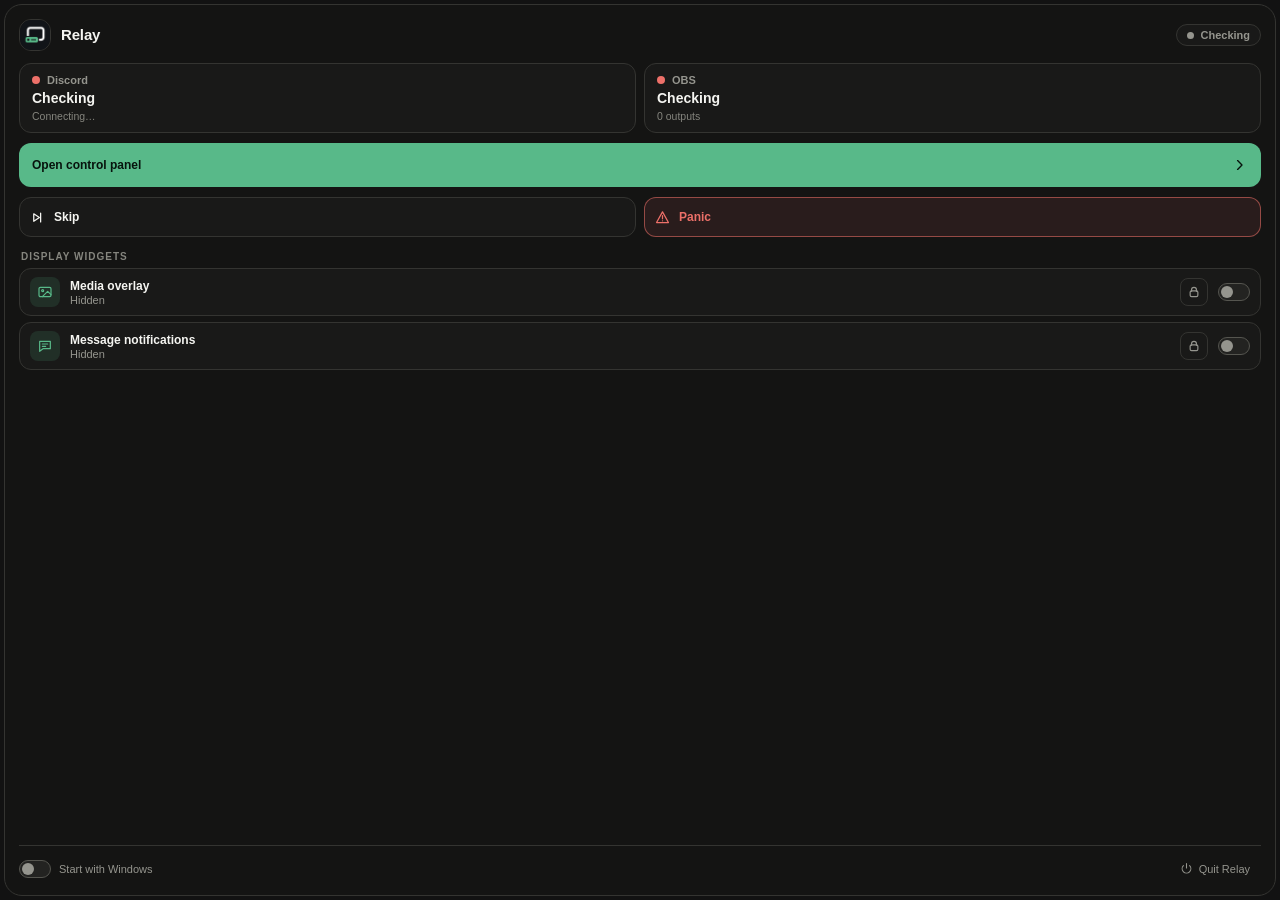
<file: gui/tray.html>
<!doctype html>
<html lang="en">
  <head>
    <meta charset="utf-8">
    <meta name="viewport" content="width=device-width, initial-scale=1">
    <title>Relay</title>
    <link rel="stylesheet" href="tray.css">
  </head>
  <body>
    <main class="tray-panel">
      <header class="tray-header">
        <img class="tray-logo" src="assets/relay-radar.png" alt="">
        <span class="tray-title">
          <strong class="tray-brand">Relay</strong>
          <small id="tray-version" class="tray-version"></small>
        </span>
        <span id="relay-indicator" class="state-pill" role="status" aria-label="Relay status" data-i18n-aria="relayStatus">
          <i aria-hidden="true"></i>
          <span id="relay-state-label" data-i18n="checking">Checking</span>
        </span>
      </header>

      <section class="status-grid" aria-label="Connection status" data-i18n-aria="connectionStatus">
        <div class="status-tile">
          <span class="status-tile__head">
            <span id="discord-dot" class="status-dot" aria-hidden="true"></span>
            <strong data-i18n="discord">Discord</strong>
          </span>
          <span id="discord-status" class="status-tile__value" data-i18n="checking">Checking</span>
          <small id="discord-detail" data-i18n="connecting">Connecting…</small>
        </div>
        <div class="status-tile">
          <span class="status-tile__head">
            <span id="server-dot" class="status-dot" aria-hidden="true"></span>
            <strong>OBS</strong>
          </span>
          <span id="server-status" class="status-tile__value" data-i18n="checking">Checking</span>
          <small id="server-detail" data-i18n="zeroOutputs">0 outputs</small>
        </div>
      </section>

      <p id="action-error" role="alert" hidden></p>
      <button id="tray-attention" class="attention-action" type="button" hidden>
        <span>
          <small id="tray-attention-label"></small>
          <strong id="tray-attention-action"></strong>
        </span>
        <svg viewBox="0 0 20 20" aria-hidden="true"><path d="M7 4.5 12.5 10 7 15.5"></path></svg>
      </button>

      <button id="open-panel" class="open-panel open-panel--primary" type="button">
        <span data-i18n="openPanel">Open control panel</span>
        <svg viewBox="0 0 20 20" aria-hidden="true"><path d="M7 4.5 12.5 10 7 15.5"></path></svg>
      </button>

      <div class="quick-actions">
        <button id="skip-media" class="quick-action" type="button">
          <svg viewBox="0 0 24 24" aria-hidden="true"><path d="M6 6l9 6-9 6zM17 5v14"></path></svg>
          <span data-i18n="skip">Skip</span>
          <kbd id="skip-shortcut" hidden></kbd>
        </button>
        <button id="panic-toggle" class="quick-action quick-action--danger" type="button">
          <svg id="panic-icon" viewBox="0 0 24 24" aria-hidden="true"><path d="M12 3 2.5 20h19L12 3Z"></path><path d="M12 9v5M12 17.2h.01"></path></svg>
          <svg id="resume-icon" viewBox="0 0 24 24" aria-hidden="true" hidden><path d="M8 5v14l11-7z"></path></svg>
          <span id="panic-label" data-i18n="panic">Panic</span>
          <kbd id="panic-shortcut" hidden></kbd>
        </button>
      </div>

      <section class="widget-section">
        <p class="section-label" data-i18n="displayWidgets">Display widgets</p>

        <article class="widget-row">
          <span class="widget-icon" aria-hidden="true">
            <svg viewBox="0 0 24 24"><rect x="3" y="5" width="18" height="14" rx="2"></rect><circle cx="8.5" cy="10" r="1.5"></circle><path d="m21 16-5-5-8 8"></path></svg>
          </span>
          <span class="widget-copy">
            <strong data-i18n="mediaOverlay">Media overlay</strong>
            <small id="media-widget-state">Hidden</small>
          </span>
          <button id="lock-media-widget" class="icon-button" type="button" aria-label="Lock media widget">
            <svg viewBox="0 0 20 20" aria-hidden="true">
              <path class="lock-shackle" d="M6.5 9V6.8a3.5 3.5 0 0 1 7 0V9"></path>
              <rect x="4.5" y="8.5" width="11" height="8" rx="2"></rect>
            </svg>
          </button>
          <button id="toggle-media-widget" class="switch-button" type="button" role="switch" aria-checked="false">
            <span class="switch-button__track" aria-hidden="true"></span>
            <span class="visually-hidden">Show</span>
          </button>
        </article>

        <article class="widget-row">
          <span class="widget-icon" aria-hidden="true">
            <svg viewBox="0 0 24 24"><path d="M4 5h16v11H9l-5 4V5Z"></path><path d="M8 9h8M8 12.5h5"></path></svg>
          </span>
          <span class="widget-copy">
            <strong data-i18n="messageNotifications">Message notifications</strong>
            <small id="notification-widget-state">Hidden</small>
          </span>
          <button id="lock-notification-widget" class="icon-button" type="button" aria-label="Lock notification widget">
            <svg viewBox="0 0 20 20" aria-hidden="true">
              <path class="lock-shackle" d="M6.5 9V6.8a3.5 3.5 0 0 1 7 0V9"></path>
              <rect x="4.5" y="8.5" width="11" height="8" rx="2"></rect>
            </svg>
          </button>
          <button id="toggle-notification-widget" class="switch-button" type="button" role="switch" aria-checked="false">
            <span class="switch-button__track" aria-hidden="true"></span>
            <span class="visually-hidden">Show</span>
          </button>
        </article>
      </section>

      <footer class="tray-footer">
        <button id="toggle-startup" class="footer-switch" type="button" role="switch" aria-checked="false">
          <span class="switch-button__track" aria-hidden="true"></span>
          <span data-i18n="startWithWindows">Start with Windows</span>
        </button>
        <button id="quit" class="footer-quit" type="button">
          <svg viewBox="0 0 24 24" aria-hidden="true"><path d="M12 3v8M6.3 6.8a8 8 0 1 0 11.4 0"></path></svg>
          <span data-i18n="quitRelay">Quit Relay</span>
        </button>
      </footer>
    </main>
    <script src="tray.js" defer></script>
  </body>
</html>
</file>
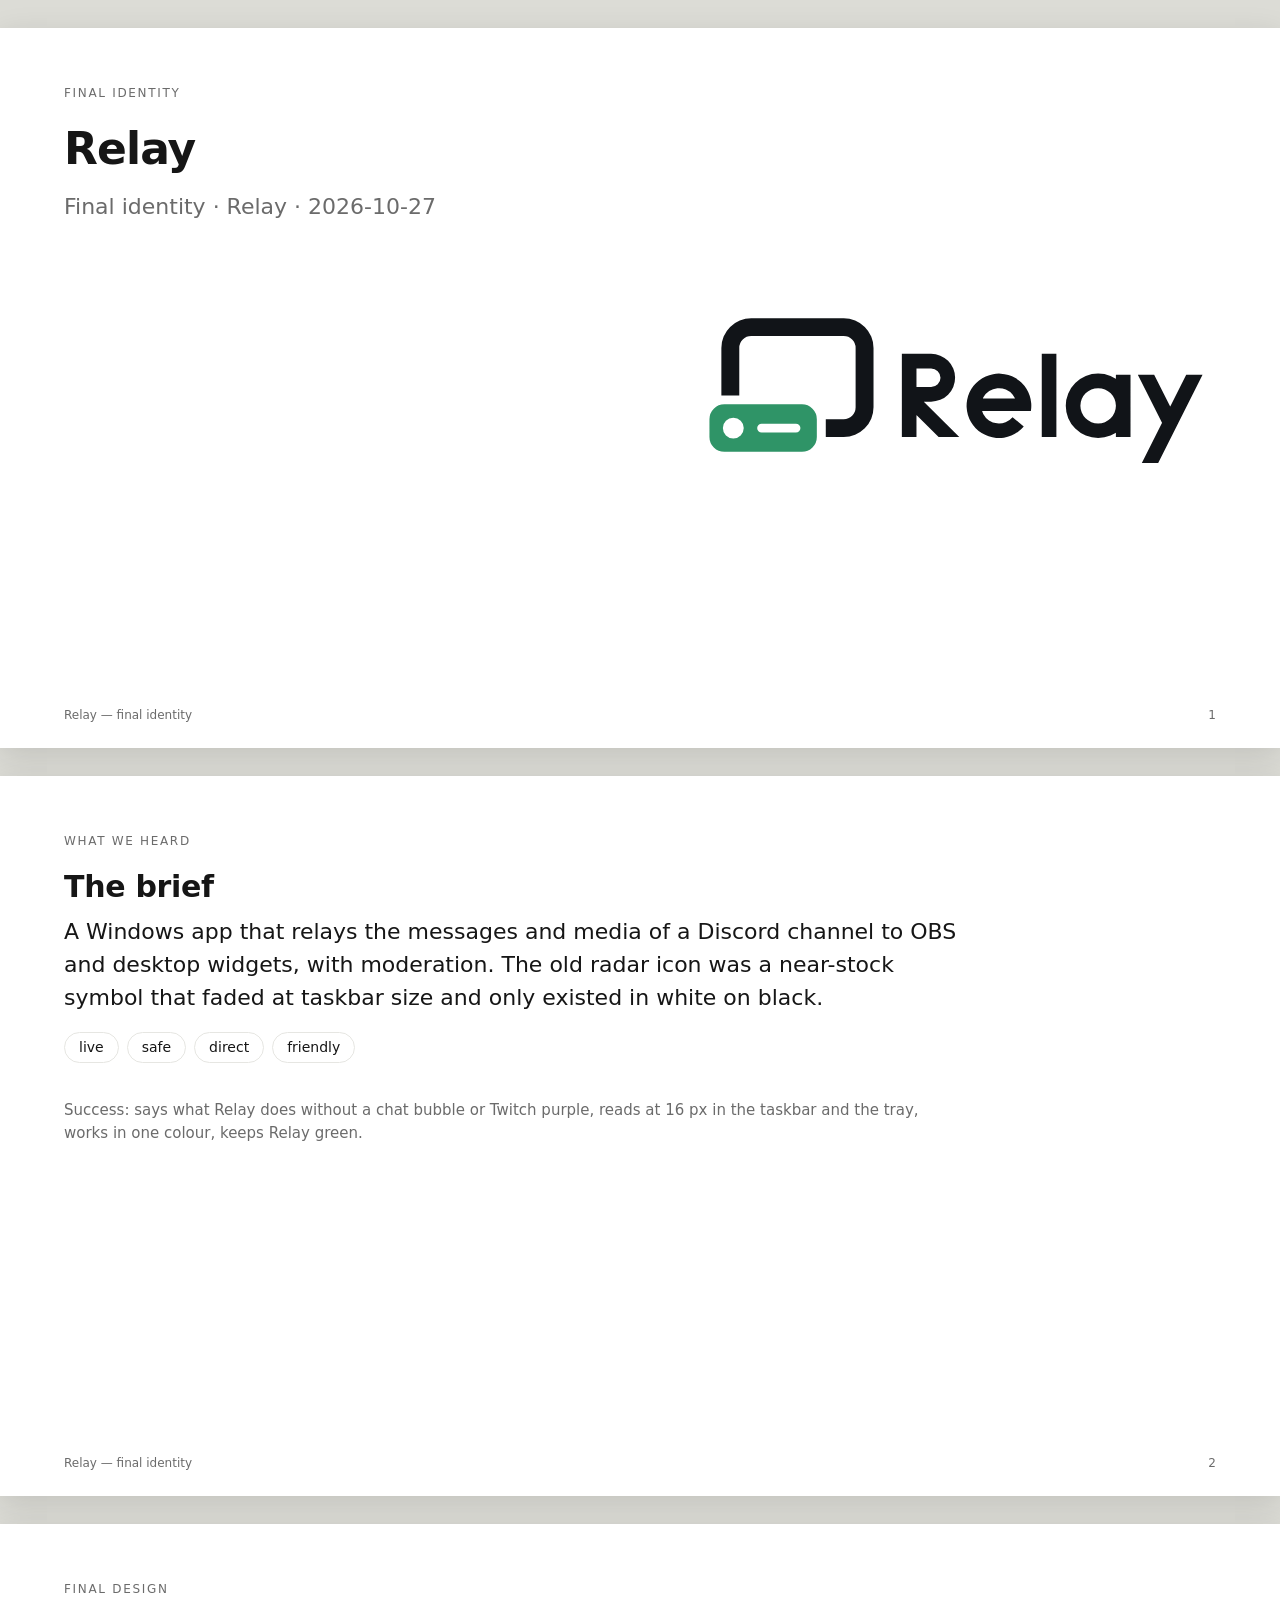
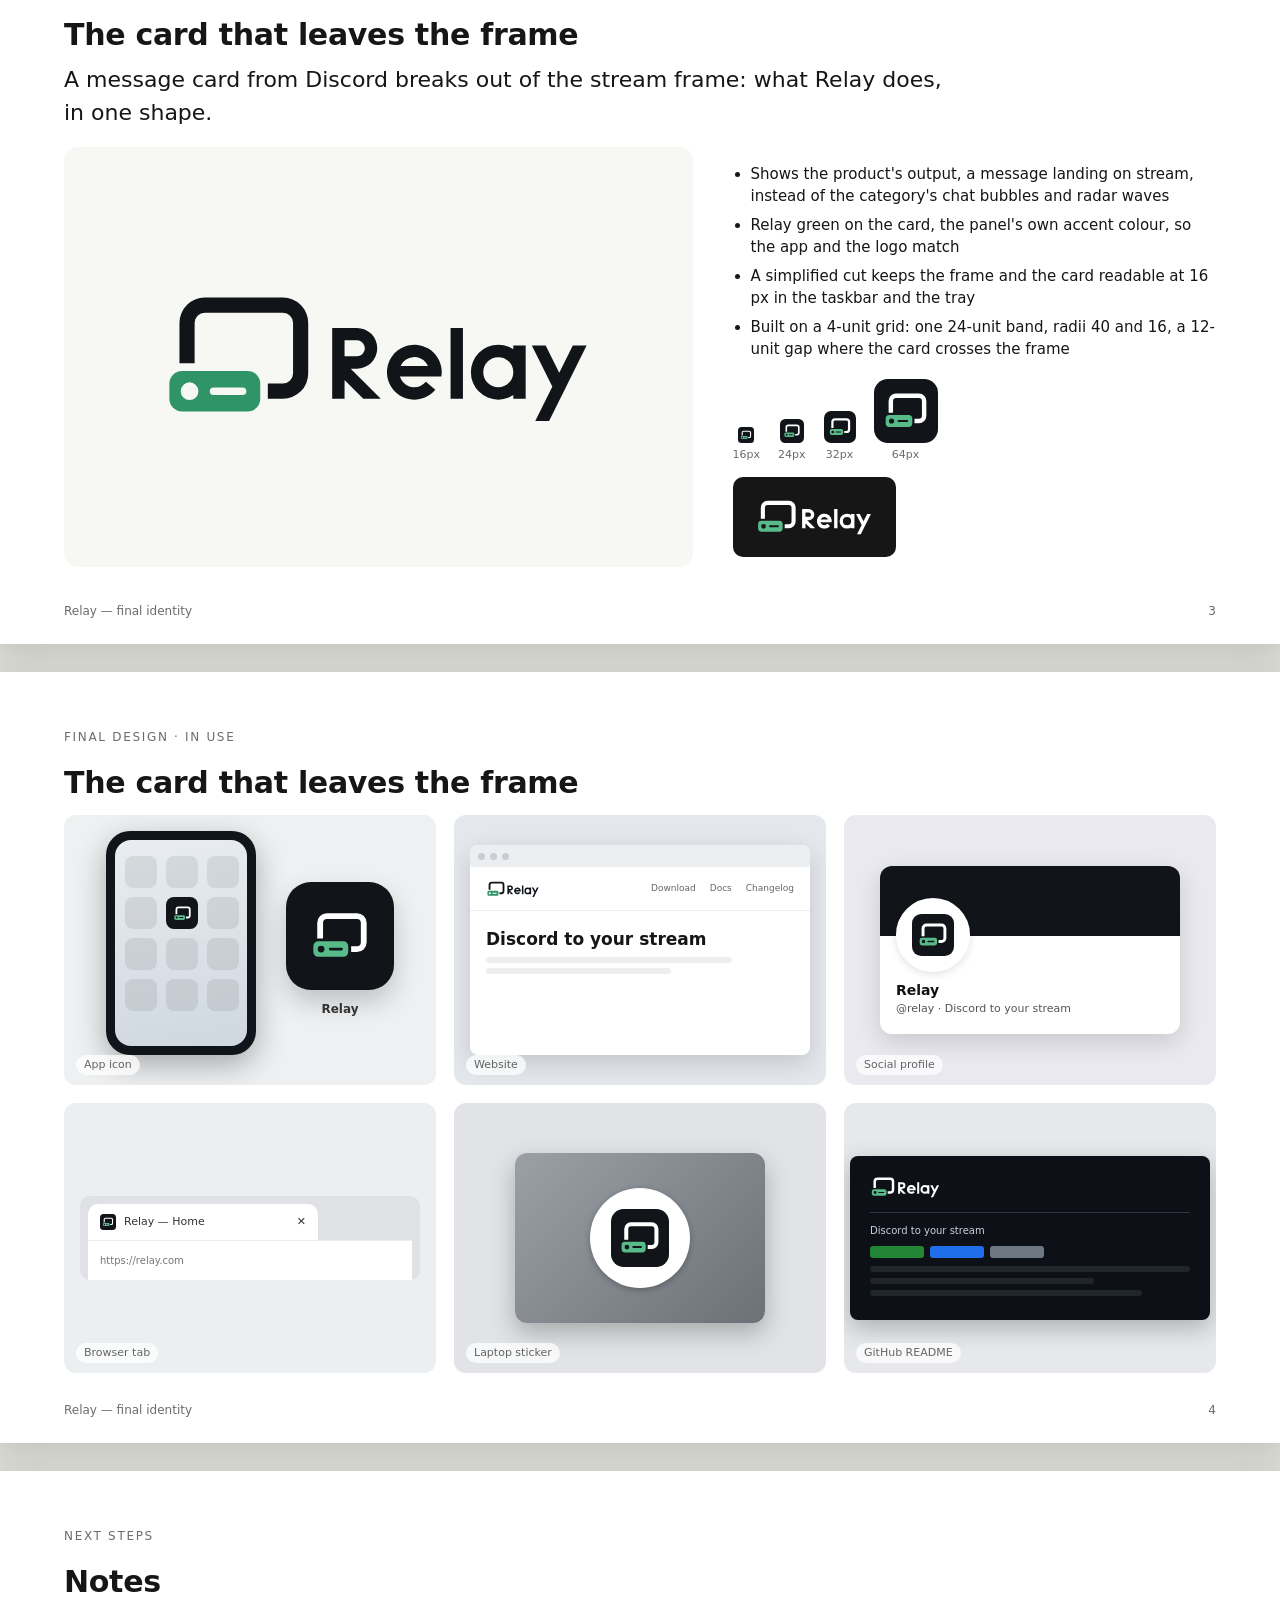
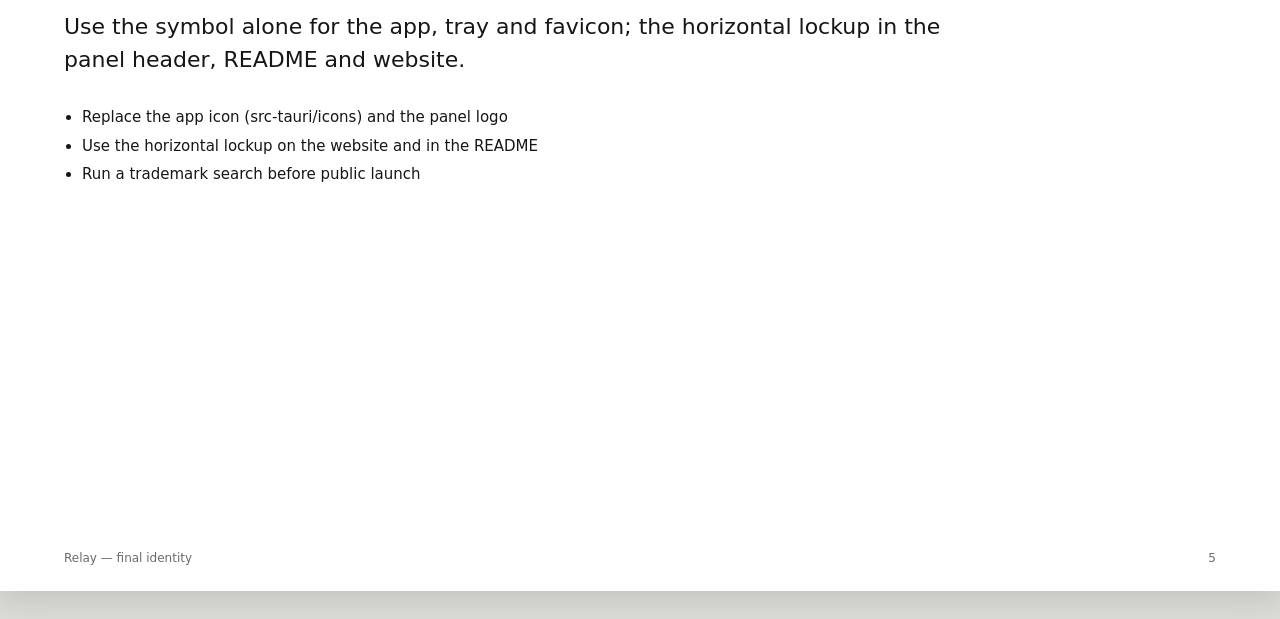
<file: branding/presentation/relay-logo-presentation.html>
<!doctype html><html lang='en'><head><meta charset='utf-8'><title>Relay — final identity</title><style>
:root{--ink:#161616;--muted:#6b6b6b;--line:#e6e6e2;--paper:#f7f7f4}
*{box-sizing:border-box}body{margin:0;background:#dcdcd6;font:15px/1.5 system-ui,-apple-system,Segoe UI,sans-serif;color:var(--ink)}
.slide{width:1280px;min-height:720px;margin:28px auto;background:#fff;box-shadow:0 8px 30px rgba(0,0,0,.12);padding:56px 64px 70px;position:relative;overflow:hidden}
.slide h1{font-size:44px;margin:0 0 8px;letter-spacing:-.02em}.slide h2{font-size:30px;margin:0 0 6px;letter-spacing:-.01em}
.kicker{font-size:12px;letter-spacing:.14em;text-transform:uppercase;color:var(--muted);margin-bottom:14px}
.idea{font-size:22px;max-width:900px;margin:6px 0 18px}.muted{color:var(--muted)}
.foot{position:absolute;left:64px;right:64px;bottom:24px;display:flex;justify-content:space-between;font-size:12px;color:var(--muted)}
.hero{display:grid;grid-template-columns:1.3fr 1fr;gap:40px;align-items:center}
.stage{height:420px;background:var(--paper);border-radius:14px;display:flex;align-items:center;justify-content:center}
.stage img{max-width:70%;max-height:62%}
ul.rat{padding-left:18px;margin:0}ul.rat li{margin:6px 0}
.sizes{display:flex;gap:18px;align-items:flex-end;margin-top:18px}.sizes div{display:flex;flex-direction:column;align-items:center;gap:4px;font-size:11px;color:var(--muted)}
.rev{background:#161616;border-radius:10px;padding:18px 22px;display:inline-flex;margin-top:14px}
.mock{display:grid;grid-template-columns:repeat(3,1fr);gap:18px;margin-top:10px}
.m{height:270px;border-radius:12px;overflow:hidden;position:relative;display:flex;align-items:center;justify-content:center}
.m .lbl{position:absolute;left:12px;bottom:10px;font-size:11px;color:rgba(0,0,0,.6);background:rgba(255,255,255,.75);padding:2px 8px;border-radius:20px}
.bc{width:250px;height:143px;background:#fff;border-radius:5px;box-shadow:0 10px 26px rgba(0,0,0,.22);padding:16px;display:flex;flex-direction:column;justify-content:space-between;transform:translate(-50px,-38px) rotate(-4deg)}
.bc2{position:absolute;width:250px;height:143px;border-radius:5px;transform:translate(70px,52px) rotate(6deg);box-shadow:0 10px 26px rgba(0,0,0,.25);display:flex;align-items:center;justify-content:center}
.bc .t{font-size:9px;line-height:1.5;color:#333}
.phone{width:150px;height:224px;margin-bottom:14px;border-radius:24px;background:#10151c;padding:9px;box-shadow:0 10px 30px rgba(0,0,0,.3)}
.screen{width:100%;height:100%;border-radius:16px;background:linear-gradient(170deg,#e9edf1,#cfd7df);display:grid;grid-template-columns:repeat(3,1fr);gap:9px;padding:16px 10px;align-content:start}
.ai{width:32px;height:32px;border-radius:8px;background:rgba(0,0,0,.08);justify-self:center}
.bigapp{display:flex;flex-direction:column;align-items:center;gap:10px;font-size:12px;font-weight:600;color:#333;margin-left:30px}
.bigapp .bi{width:108px;height:108px;border-radius:25px;display:flex;align-items:center;justify-content:center;box-shadow:0 12px 26px rgba(0,0,0,.2)}
.web{width:340px;height:210px;background:#fff;border-radius:8px;box-shadow:0 8px 24px rgba(0,0,0,.15);overflow:hidden}
.web .bar{height:22px;background:#eceff2;display:flex;gap:5px;align-items:center;padding:0 8px}.web .bar i{width:7px;height:7px;border-radius:50%;background:#c9ced4}
.web .nav{height:44px;display:flex;align-items:center;padding:0 16px;gap:14px;font-size:9px;color:#666;border-bottom:1px solid #eee}
.web .hero2{padding:18px 16px}.web .hero2 b{display:block;font-size:17px;line-height:1.2;margin-bottom:8px}.web .hero2 span{display:block;height:6px;background:#eee;border-radius:3px;margin:5px 0;width:80%}
.sign{width:300px;height:190px;background:linear-gradient(#8c8f93,#6f7276);display:flex;flex-direction:column;align-items:center;padding-top:18px}
.sign .board{width:230px;height:74px;border-radius:6px;display:flex;align-items:center;justify-content:center;box-shadow:0 6px 16px rgba(0,0,0,.3)}
.sign .door{width:80px;height:80px;margin-top:18px;background:#3d4146;border-radius:3px 3px 0 0}
.tote{width:180px;height:210px;background:#efe7d8;border-radius:4px 4px 10px 10px;position:relative;display:flex;align-items:center;justify-content:center;box-shadow:0 8px 20px rgba(0,0,0,.15);margin-top:40px}
.tote:before{content:"";position:absolute;top:-46px;left:50%;transform:translateX(-50%);width:84px;height:70px;border:9px solid #e3d8c3;border-bottom:none;border-radius:50px 50px 0 0}
.social{width:300px;background:#fff;border-radius:12px;box-shadow:0 8px 24px rgba(0,0,0,.14);overflow:hidden}
.social .cover{height:70px}.social .av{width:74px;height:74px;border-radius:50%;background:#fff;border:4px solid #fff;margin:-38px 0 0 16px;display:flex;align-items:center;justify-content:center;box-shadow:0 2px 8px rgba(0,0,0,.12);overflow:hidden}
.social .meta{padding:8px 16px 16px;font-size:11px;color:#555}.social .meta b{font-size:14px;color:#111;display:block}
.cup{position:relative;width:150px;height:200px;margin-top:30px}
.cup .body{position:absolute;inset:0;background:#f4f1ea;clip-path:polygon(0 0,100% 0,86% 100%,14% 100%);display:flex;align-items:center;justify-content:center;box-shadow:inset -18px 0 24px rgba(0,0,0,.06)}
.cup .lid{position:absolute;left:-8px;right:-8px;top:-22px;height:24px;border-radius:8px 8px 3px 3px;background:#2b2b2b}
.cup .sleeve{position:absolute;left:6%;right:6%;top:36%;height:34%;clip-path:polygon(0 0,100% 0,96% 100%,4% 100%);display:flex;align-items:center;justify-content:center}
.bag{position:relative;width:170px;height:230px;background:#e9e2d6;border-radius:6px 6px 10px 10px;box-shadow:0 12px 26px rgba(0,0,0,.2);display:flex;flex-direction:column;align-items:center;padding-top:38px;gap:14px}
.bag:before{content:"";position:absolute;top:0;left:0;right:0;height:22px;background:repeating-linear-gradient(90deg,rgba(0,0,0,.08) 0 4px,transparent 4px 8px);border-radius:6px 6px 0 0}
.bag .label{width:118px;height:118px;border-radius:50%;background:#fff;display:flex;align-items:center;justify-content:center}
.bag .t{font-size:8px;letter-spacing:.14em;color:#555;text-transform:uppercase;padding:0 12px;text-align:center;line-height:1.4}
.sbag{position:relative;width:180px;height:210px;box-shadow:0 12px 26px rgba(0,0,0,.2);display:flex;align-items:center;justify-content:center;margin-top:30px}
.sbag:before{content:"";position:absolute;top:-40px;left:50%;transform:translateX(-50%);width:70px;height:56px;border:5px solid #333;border-bottom:none;border-radius:40px 40px 0 0}
.box{width:220px;height:150px;background:#f3efe6;box-shadow:14px 14px 0 rgba(0,0,0,.08),0 12px 26px rgba(0,0,0,.18);display:flex;align-items:center;justify-content:center;border-top:14px solid rgba(0,0,0,.06)}
.readme{width:360px;background:#0d1117;border-radius:8px;box-shadow:0 8px 24px rgba(0,0,0,.25);padding:18px 20px;color:#c9d1d9;font-size:10px}
.readme .rh{display:flex;align-items:center;gap:10px;border-bottom:1px solid #30363d;padding-bottom:12px;margin-bottom:10px}
.readme .badges{display:flex;gap:6px;margin:8px 0}.readme .badges i{display:block;width:54px;height:12px;border-radius:3px;background:#238636}.readme .badges i:nth-child(2){background:#1f6feb}.readme .badges i:nth-child(3){background:#6e7681}
.readme .ln{height:6px;background:#21262d;border-radius:3px;margin:6px 0}
.term{width:360px;background:#1e1e1e;border-radius:8px;box-shadow:0 8px 24px rgba(0,0,0,.3);overflow:hidden;font:10px/1.6 ui-monospace,Menlo,monospace;color:#d4d4d4}
.term .tb{height:22px;background:#2d2d2d;display:flex;gap:5px;align-items:center;padding:0 8px}.term .tb i{width:8px;height:8px;border-radius:50%;background:#555}
.term .tbody{padding:14px 16px;display:flex;gap:14px;align-items:center}
.sticker{width:250px;height:170px;background:linear-gradient(135deg,#9aa0a6,#6b7177);border-radius:12px;display:flex;align-items:center;justify-content:center;box-shadow:0 10px 24px rgba(0,0,0,.25)}
.sticker .s{width:100px;height:100px;border-radius:50%;background:#fff;display:flex;align-items:center;justify-content:center;box-shadow:0 2px 6px rgba(0,0,0,.25)}
.shirt{width:210px;height:220px;display:flex;align-items:center;justify-content:center;position:relative}
.shirt svg{position:absolute;inset:0}
.badge{width:170px;height:235px;background:#fff;border-radius:10px;box-shadow:0 10px 24px rgba(0,0,0,.2);display:flex;flex-direction:column;align-items:center;padding:20px 14px;gap:14px;position:relative;margin-top:30px}
.badge:before{content:"";position:absolute;top:-60px;left:50%;width:22px;height:62px;transform:translateX(-50%)}
.badge .hole{width:40px;height:8px;border-radius:4px;background:#ddd}.badge .nm{font-size:15px;font-weight:600}.badge .rl{font-size:10px;color:#777}
.pcard{position:relative;width:300px;height:189px;border-radius:14px;box-shadow:0 14px 30px rgba(0,0,0,.28);font:600 12px ui-monospace,Menlo,monospace}
.pcard .chip{position:absolute;left:22px;top:76px;width:40px;height:30px;border-radius:6px;background:linear-gradient(135deg,#e9d8a6,#c9a95c)}
.pcard .num{position:absolute;left:22px;top:122px;letter-spacing:.12em;font-size:14px}
.pcard .holder{position:absolute;left:22px;bottom:18px;font-size:10px;letter-spacing:.14em;opacity:.85}
.pcard .brandline{position:absolute;right:20px;bottom:16px;font:700 13px system-ui,sans-serif;opacity:.9}
.tabbar{width:340px;background:#dfe1e5;border-radius:10px;padding:8px 8px 0}
.tab{width:230px;height:36px;background:#fff;border-radius:10px 10px 0 0;display:flex;align-items:center;gap:8px;padding:0 12px;font-size:11px;color:#333}
.addr{height:40px;background:#fff;display:flex;align-items:center;padding:0 12px;font-size:10px;color:#777;border-top:1px solid #eee}
.cmp{display:grid;gap:22px;margin-top:20px}.cmp .c{background:var(--paper);border-radius:12px;padding:22px;display:flex;flex-direction:column;align-items:center;gap:12px}
.cmp img{max-height:120px;max-width:80%}
img.g{filter:grayscale(1)}img.w{filter:brightness(0) invert(1)}img.k{filter:brightness(0)}
.adj span{display:inline-block;border:1px solid var(--line);border-radius:20px;padding:4px 14px;margin:0 8px 8px 0;font-size:14px}
</style></head><body><section class="slide"><div class="kicker">Final identity</div>
<h1>Relay</h1><p class="idea muted">Final identity · Relay · 2026-10-27</p>
<div style="position:absolute;right:64px;top:50%;transform:translateY(-50%);width:520px;height:300px;display:flex;align-items:center;justify-content:center"><img class="" src="[data-uri]" style="max-width:100%;max-height:100%"></div><p class="muted" style="max-width:720px;margin-top:120px"></p><div class="foot"><span>Relay — final identity</span><span>1</span></div></section><section class="slide"><div class="kicker">What we heard</div><h2>The brief</h2>
<p class="idea">A Windows app that relays the messages and media of a Discord channel to OBS and desktop widgets, with moderation. The old radar icon was a near-stock symbol that faded at taskbar size and only existed in white on black.</p><div class="adj"><span>live</span><span>safe</span><span>direct</span><span>friendly</span></div>
<p class="muted" style="margin-top:28px;max-width:860px">Success: says what Relay does without a chat bubble or Twitch purple, reads at 16 px in the taskbar and the tray, works in one colour, keeps Relay green.</p><div class="foot"><span>Relay — final identity</span><span>2</span></div></section><section class="slide"><div class="kicker">Final design</div><h2>The card that leaves the frame</h2>
<p class="idea">A message card from Discord breaks out of the stream frame: what Relay does, in one shape.</p>
<div class="hero"><div class="stage"><img class="" src="[data-uri]"></div>
<div><ul class="rat"><li>Shows the product&#x27;s output, a message landing on stream, instead of the category&#x27;s chat bubbles and radar waves</li><li>Relay green on the card, the panel&#x27;s own accent colour, so the app and the logo match</li><li>A simplified cut keeps the frame and the card readable at 16 px in the taskbar and the tray</li><li>Built on a 4-unit grid: one 24-unit band, radii 40 and 16, a 12-unit gap where the card crosses the frame</li></ul><div class="sizes"><div><img class="" src="[data-uri]" style="height:16px">16px</div><div><img class="" src="[data-uri]" style="height:24px">24px</div><div><img class="" src="[data-uri]" style="height:32px">32px</div><div><img class="" src="[data-uri]" style="height:64px">64px</div></div><div class="rev"><img class="" src="[data-uri]" style="max-height:44px;max-width:300px"></div></div></div>
<div class="foot"><span>Relay — final identity</span><span>3</span></div></section><section class="slide"><div class="kicker">Final design · in use</div><h2>The card that leaves the frame</h2>
<div class="mock"><div class="m" style="background:#eef0f2"><div class="phone"><div class="screen"><div class="ai"></div><div class="ai"></div><div class="ai"></div><div class="ai"></div><div class="ai" style="background:#111418;display:flex;align-items:center;justify-content:center"><img class="" src="[data-uri]" style="max-height:19px;max-width:21px"></div><div class="ai"></div><div class="ai"></div><div class="ai"></div><div class="ai"></div><div class="ai"></div><div class="ai"></div><div class="ai"></div></div></div><div class="bigapp"><div class="bi" style="background:#111418"><img class="" src="[data-uri]" style="max-height:62px;max-width:70px"></div>Relay</div><span class="lbl">App icon</span></div><div class="m" style="background:#e4e8ec"><div class="web"><div class="bar"><i></i><i></i><i></i></div><div class="nav"><img class="" src="[data-uri]" style="max-height:20px;max-width:110px"><span style="flex:1"></span><span>Download</span><span>Docs</span><span>Changelog</span></div><div class="hero2"><b>Discord to your stream</b><span></span><span style="width:60%"></span></div></div><span class="lbl">Website</span></div><div class="m" style="background:#e9e9ef"><div class="social"><div class="cover" style="background:#111418"></div><div class="av"><img class="" src="[data-uri]" style="max-height:42px;max-width:50px"></div><div class="meta"><b>Relay</b>@relay · Discord to your stream</div></div><span class="lbl">Social profile</span></div><div class="m" style="background:#eceff1"><div class="tabbar"><div class="tab"><img class="" src="[data-uri]" style="width:16px;height:16px;object-fit:contain">Relay — Home<span style="margin-left:auto">✕</span></div><div class="addr">https://relay.com</div></div><span class="lbl">Browser tab</span></div><div class="m" style="background:#e1e3e6"><div class="sticker"><div class="s"><img class="" src="[data-uri]" style="max-height:58px;max-width:66px"></div></div><span class="lbl">Laptop sticker</span></div><div class="m" style="background:#e6e8eb"><div class="readme"><div class="rh"><img class="" src="[data-uri]" style="max-height:26px;max-width:180px"></div><div>Discord to your stream</div><div class="badges"><i></i><i></i><i></i></div><div class="ln"></div><div class="ln" style="width:70%"></div><div class="ln" style="width:85%"></div></div><span class="lbl">GitHub README</span></div></div><div class="foot"><span>Relay — final identity</span><span>4</span></div></section><section class="slide"><div class="kicker">Next steps</div><h2>Notes</h2>
<p class="idea">Use the symbol alone for the app, tray and favicon; the horizontal lockup in the panel header, README and website.</p>
<ul class="rat" style="margin-top:30px"><li>Replace the app icon (src-tauri/icons) and the panel logo</li><li>Use the horizontal lockup on the website and in the README</li><li>Run a trademark search before public launch</li></ul><div class="foot"><span>Relay — final identity</span><span>5</span></div></section></body></html>
</file>
<file: gui/panel.css>
@import url("./panel-fonts.css");

:root {
  --text-scale: 1;
  /* The now-playing card stays dark in every theme. */
  --player-surface: #0a0a0a;
  --player-surface-raised: #171717;
  --player-line: #292929;
  --player-ink: #fff;
  --player-soft: rgb(255 255 255 / 72%);
  --player-muted: rgb(255 255 255 / 58%);
  --player-faint: rgb(255 255 255 / 48%);
  --player-hover: rgb(255 255 255 / 10%);
  --player-surface-inverse-ink: #080808;
  --radius-xs: 4px;
  --radius-sm: 6px;
  --radius-md: 10px;
  --radius-lg: 14px;
  --radius-xl: 18px;
  --radius-pill: 999px;
  --z-topbar: 4;
  --z-menu: 20;
  --z-popover: 24;
  --z-search: 30;
  --z-toast: 40;
  color-scheme: light;
  --canvas: #f4f4f1;
  --surface: #ffffff;
  --surface-subtle: #eeeeea;
  --ink: #111110;
  --muted: #6d6d67;
  --faint: #92928b;
  --line: #deded8;
  --line-strong: #c7c7bf;
  --inverse: #111110;
  --inverse-ink: #ffffff;
  --success: #16804d;
  --danger: #c43c36;
  --focus: #807f79;
  --accent: rgb(88 185 137);
  --accent-ink: #07130d;
  --titlebar-bg: var(--canvas);
  --titlebar-ink: var(--ink);
  --titlebar-border: var(--line);
  --sidebar-width: 244px;
  font-family: Bahnschrift, "Segoe UI Variable Text", sans-serif;
  background: var(--canvas);
}

:root[data-theme="dark"] {
  color-scheme: dark;
  --canvas: #000000;
  --surface: #080808;
  --surface-subtle: #111111;
  --ink: #f5f5f1;
  --muted: #a2a29a;
  --faint: #73736d;
  --line: #242422;
  --line-strong: #3d3d39;
  --inverse: #f5f5f1;
  --inverse-ink: #111110;
  --success: #58b989;
  --danger: #ed7069;
  --focus: #a9a8a0;
}

* {
  box-sizing: border-box;
}

.icon-sprite {
  position: absolute;
  width: 0;
  height: 0;
  overflow: hidden;
}

html,
body {
  min-width: 820px;
  height: 100%;
  margin: 0;
  overflow: hidden;
}

body {
  color: var(--ink);
  background: var(--canvas);
  font-size: calc(14px * var(--text-scale));
  user-select: none;
  -webkit-user-select: none;
}

input,
textarea,
[contenteditable="true"] {
  user-select: text;
  -webkit-user-select: text;
}

button,
input,
select {
  font: inherit;
}

button {
  color: inherit;
}

button,
select,
input[type="range"] {
  cursor: pointer;
}

button:focus-visible,
input:focus-visible,
select:focus-visible,
textarea:focus-visible,
summary:focus-visible {
  outline: 2px solid var(--focus);
  outline-offset: 2px;
}

[hidden] {
  display: none !important;
}

.app-shell {
  display: grid;
  grid-template-columns: var(--sidebar-width) minmax(0, 1fr);
  grid-template-rows: minmax(0, 1fr);
  height: 100vh;
  overflow: hidden;
}

@media (prefers-reduced-motion: no-preference) {
  :root[data-sidebar-behavior="dynamic"] .app-shell {
    transition: grid-template-columns 180ms ease;
  }
}

.sidebar {
  display: flex;
  flex-direction: column;
  min-height: 0;
  padding: 20px 14px 16px;
  border-right: 1px solid var(--line);
  background: var(--surface);
}

:root[data-theme="dark"] .sidebar {
  background: var(--canvas);
}

.brand {
  display: flex;
  align-items: center;
  gap: 11px;
  padding: 2px 8px 26px;
}

.brand__logo {
  width: 42px;
  height: 42px;
  border-radius: var(--radius-md);
  object-fit: cover;
  box-shadow: 0 0 0 1px rgb(127 127 127 / 18%);
}

.brand__copy {
  display: grid;
  gap: 1px;
  min-width: 0;
}

.brand__copy strong {
  font-size: calc(16px * var(--text-scale));
  font-weight: 600;
  letter-spacing: -0.025em;
}

.brand__copy span {
  color: var(--muted);
  font-size: calc(11px * var(--text-scale));
  letter-spacing: 0.02em;
}

.navigation {
  display: grid;
  min-height: 0;
  overflow-x: hidden;
  overflow-y: auto;
  gap: 2px;
  scrollbar-color: color-mix(in srgb, var(--muted) 58%, transparent) transparent;
  scrollbar-width: thin;
}

.navigation::-webkit-scrollbar,
.pages::-webkit-scrollbar {
  width: 10px;
  height: 10px;
}

.navigation::-webkit-scrollbar-track,
.pages::-webkit-scrollbar-track {
  background: transparent;
}

.navigation::-webkit-scrollbar-thumb,
.pages::-webkit-scrollbar-thumb {
  min-height: 42px;
  border: 3px solid transparent;
  border-radius: var(--radius-pill);
  background: color-mix(in srgb, var(--muted) 58%, transparent);
  background-clip: padding-box;
}

.navigation::-webkit-scrollbar-thumb:hover,
.pages::-webkit-scrollbar-thumb:hover {
  background: color-mix(in srgb, var(--accent) 76%, var(--muted));
  background-clip: padding-box;
}

.navigation::-webkit-scrollbar-button,
.pages::-webkit-scrollbar-button,
.navigation::-webkit-scrollbar-corner,
.pages::-webkit-scrollbar-corner {
  display: none;
  width: 0;
  height: 0;
  background: transparent;
}

.navigation__item {
  position: relative;
  display: grid;
  grid-template-columns: 18px minmax(0, 1fr);
  align-items: center;
  gap: 8px;
  width: 100%;
  min-height: 42px;
  padding: 0 10px;
  border: 0;
  border-radius: var(--radius-md);
  color: var(--muted);
  background: transparent;
  text-align: left;
  transition: color 140ms ease, background 140ms ease;
}

.navigation__item:hover {
  color: var(--ink);
  background: var(--surface-subtle);
}

.navigation__item.is-active {
  color: var(--ink);
  background: var(--surface-subtle);
  font-weight: 600;
}

.navigation__item.is-active::before {
  position: absolute;
  top: 11px;
  bottom: 11px;
  left: -14px;
  width: 3px;
  border-radius: var(--radius-pill);
  background: var(--accent);
  content: "";
}

/* Group titles are buttons that fold their pages; the open page always stays visible. */
.navigation__group {
  display: flex;
  align-items: center;
  justify-content: space-between;
  margin: 14px 10px 4px;
  padding: 0;
  border: 0;
  border-radius: var(--radius-sm, 6px);
  color: var(--muted);
  background: transparent;
  font: inherit;
  font-size: calc(11px * var(--text-scale));
  font-weight: 600;
  letter-spacing: 0.08em;
  text-align: left;
  text-transform: uppercase;
  cursor: pointer;
}

.navigation__group:hover {
  color: var(--ink);
}

.navigation__chevron {
  width: 14px;
  height: 14px;
  flex: none;
  fill: none;
  stroke: currentColor;
  stroke-linecap: round;
  stroke-linejoin: round;
  stroke-width: 2;
  transition: transform 150ms ease;
}

.navigation__group[aria-expanded="false"] .navigation__chevron {
  transform: rotate(-90deg);
}

.navigation__item[data-folded]:not(.is-active) {
  display: none;
}

.navigation__item--sub {
  margin-left: 22px;
}

.navigation__item--sub .navigation__icon {
  width: 15px;
  height: 15px;
}

/* Simple / Advanced. Simple hides advanced pages and settings without disabling them. */
.interface-mode {
  display: grid;
  grid-template-columns: 1fr 1fr;
  gap: 2px;
  margin: 0 0 6px;
  padding: 3px;
  border: 1px solid var(--line);
  border-radius: var(--radius-md, 10px);
}

.interface-mode__button {
  padding: 6px 0;
  border: 0;
  border-radius: var(--radius-sm, 7px);
  color: var(--muted);
  background: transparent;
  font: inherit;
  font-size: calc(12px * var(--text-scale));
  font-weight: 700;
  cursor: pointer;
}

.interface-mode__button[aria-pressed="true"] {
  color: var(--ink);
  background: var(--surface-subtle);
}

.interface-mode__hint {
  margin: 0 4px 10px;
  color: var(--muted);
  font-size: calc(11px * var(--text-scale));
  line-height: 1.35;
}

:root[data-ui-mode="simple"] [data-advanced] {
  display: none !important;
}

@media (prefers-reduced-motion: reduce) {
  .navigation__chevron {
    transition: none;
  }
}

.navigation__group:first-child {
  margin-top: 0;
}

.navigation__icon {
  width: 18px;
  height: 18px;
  fill: none;
  stroke: currentColor;
  stroke-linecap: round;
  stroke-linejoin: round;
  stroke-width: 1.7;
}

.navigation__label {
  min-width: 0;
  overflow: hidden;
  text-overflow: ellipsis;
  white-space: nowrap;
}

.sidebar__footer {
  display: grid;
  gap: 4px;
  margin-top: auto;
  /* Separates the page list (ending with About) from the utilities. */
  border-top: 1px solid var(--line-strong);
  padding-top: 8px;
}

.sidebar-language-picker {
  position: relative;
}

.sidebar-language-picker .sidebar-language-picker__options {
  top: auto;
  bottom: calc(100% + 6px);
  width: max(220px, 100%);
}

.utility-button {
  display: flex;
  align-items: center;
  justify-content: space-between;
  min-height: 36px;
  padding: 0 10px;
  border: 0;
  border-radius: var(--radius-md);
  color: var(--muted);
  background: transparent;
  font-size: calc(12px * var(--text-scale));
}

.utility-button:hover {
  color: var(--ink);
  background: var(--surface-subtle);
}

.utility-button[aria-expanded="true"] {
  color: var(--ink);
  background: var(--surface-subtle);
}

.utility-button__icon {
  display: none;
  width: 17px;
  height: 17px;
  fill: none;
  stroke: currentColor;
  stroke-linecap: round;
  stroke-linejoin: round;
  stroke-width: 1.7;
}

.utility-button strong {
  color: var(--ink);
  font-size: calc(11px * var(--text-scale));
  font-weight: 600;
  letter-spacing: 0.08em;
  text-transform: uppercase;
}

.utility-button__value {
  display: flex;
  align-items: center;
  gap: 7px;
}

:root:not([data-sidebar-layout="compact"]) #language-toggle {
  justify-content: flex-start;
  gap: 12px;
}

.flag-icon {
  display: block;
  width: 20px;
  height: 14px;
  flex: 0 0 auto;
  border-radius: 2px;
  object-fit: cover;
  box-shadow: 0 0 0 1px rgb(127 127 127 / 28%);
}

.update-control {
  position: relative;
  margin-top: 6px;
}

.version {
  color: var(--muted);
  font-size: calc(11px * var(--text-scale));
}

.version--button {
  display: flex;
  width: 100%;
  min-height: 34px;
  align-items: center;
  gap: 7px;
  padding: 0 10px;
  border: 0;
  border-radius: var(--radius-md);
  background: transparent;
  text-align: left;
}

.version--button:hover,
.version--button[aria-expanded="true"] {
  color: var(--ink);
  background: var(--surface-subtle);
}

.update-available-dot {
  width: 6px;
  height: 6px;
  border-radius: 50%;
  background: var(--accent);
}

.update-check__icon {
  width: 14px;
  height: 14px;
  margin-left: auto;
  fill: none;
  stroke: currentColor;
  stroke-linecap: round;
  stroke-linejoin: round;
  stroke-width: 1.8;
}

.version--button.is-checking .update-check__icon {
  animation: update-spin 800ms linear infinite;
}

.update-menu {
  position: absolute;
  z-index: var(--z-menu);
  bottom: calc(100% + 8px);
  left: 0;
  width: 264px;
  padding: 13px;
  border: 1px solid var(--line-strong);
  border-radius: var(--radius-lg);
  background: var(--surface);
  box-shadow: 0 14px 34px rgb(0 0 0 / 16%);
}

.update-menu__header {
  display: flex;
  align-items: center;
  justify-content: space-between;
  gap: 12px;
}

.update-menu__header strong {
  font-size: calc(12px * var(--text-scale));
  font-weight: 600;
}

.update-menu__close {
  width: 28px;
  height: 28px;
  padding: 0;
  border: 0;
  border-radius: var(--radius-sm);
  color: var(--muted);
  background: transparent;
  font-size: calc(18px * var(--text-scale));
  line-height: 1;
}

.update-menu__close:hover {
  color: var(--ink);
  background: var(--surface-subtle);
}

.update-menu p {
  margin: 9px 0 12px;
  color: var(--muted);
  font-size: calc(11px * var(--text-scale));
  line-height: 1.45;
}

.update-menu__actions {
  display: grid;
  gap: 7px;
}

.update-menu__actions .button {
  width: 100%;
  min-height: 34px;
  padding: 7px 10px;
  font-size: calc(11px * var(--text-scale));
}

@keyframes update-spin {
  to {
    transform: rotate(360deg);
  }
}

.workspace {
  display: grid;
  grid-template-rows: auto minmax(0, 1fr);
  min-width: 0;
  min-height: 0;
  height: 100%;
  overflow: hidden;
}

.topbar {
  z-index: var(--z-topbar);
  display: flex;
  align-items: center;
  justify-content: space-between;
  min-height: 76px;
  gap: 24px;
  padding: 14px 26px;
  border-bottom: 1px solid var(--line);
  background: var(--canvas);
}

@media (max-width: 1250px) {
  .topbar:has(.now-playing:not([hidden])) {
    flex-wrap: wrap;
    row-gap: 10px;
  }

  .topbar:has(.now-playing:not([hidden])) .now-playing {
    flex: 1 1 300px;
    width: auto;
    min-width: 260px;
  }
}

.topbar__start,
.navigation-history {
  display: flex;
  align-items: center;
}

.topbar__start {
  flex-shrink: 0;
  min-width: 0;
  gap: 12px;
}

.navigation-history {
  flex: 0 0 auto;
  gap: 2px;
}

.navigation-history__button {
  display: grid;
  width: 30px;
  height: 30px;
  place-items: center;
  padding: 0;
  border: 1px solid transparent;
  border-radius: var(--radius-md);
  color: var(--muted);
  background: transparent;
}

.navigation-history__button:hover:not(:disabled) {
  border-color: var(--line);
  color: var(--ink);
  background: var(--surface-subtle);
}

.navigation-history__button:disabled {
  opacity: 0.3;
  cursor: default;
}

.navigation-history__button svg {
  width: 17px;
  height: 17px;
  fill: none;
  stroke: currentcolor;
  stroke-linecap: round;
  stroke-linejoin: round;
  stroke-width: 1.8;
}

.topbar__heading {
  flex: 0 0 auto;
}

.settings-search {
  position: relative;
  display: flex;
  flex: 1 1 300px;
  width: min(330px, 28vw);
  min-width: 170px;
  max-width: 330px;
  align-items: center;
}

.settings-search__icon {
  position: absolute;
  left: 11px;
  width: 15px;
  height: 15px;
  fill: none;
  stroke: var(--muted);
  stroke-linecap: round;
  stroke-width: 1.7;
  pointer-events: none;
}

.settings-search input {
  width: 100%;
  height: 38px;
  padding: 0 36px 0 34px;
  border: 1px solid var(--line);
  border-radius: var(--radius-md);
  color: var(--ink);
  background: var(--surface);
}

.settings-search input::placeholder {
  color: var(--muted);
}

.settings-search input:focus {
  border-color: color-mix(in srgb, var(--accent) 62%, var(--line-strong));
  box-shadow: 0 0 0 3px color-mix(in srgb, var(--accent) 16%, transparent);
}

.settings-search__clear {
  position: absolute;
  right: 6px;
  display: grid;
  width: 27px;
  height: 27px;
  place-items: center;
  padding: 0;
  border: 0;
  border-radius: var(--radius-sm);
  color: var(--muted);
  background: transparent;
}

.settings-search__clear:hover {
  color: var(--ink);
  background: var(--surface-subtle);
}

.settings-search__clear svg {
  width: 14px;
  height: 14px;
  fill: none;
  stroke: currentcolor;
  stroke-linecap: round;
  stroke-width: 1.8;
}

.settings-search__results {
  position: absolute;
  z-index: var(--z-search);
  top: calc(100% + 8px);
  left: 0;
  width: max(100%, 320px);
  max-height: min(420px, calc(100vh - 110px));
  padding: 6px;
  border: 1px solid var(--line-strong);
  border-radius: var(--radius-lg);
  background: var(--surface);
  box-shadow: 0 18px 42px rgb(0 0 0 / 18%);
  overflow: auto;
}

.settings-search__result {
  display: grid;
  width: 100%;
  gap: 3px;
  padding: 9px 10px;
  border: 0;
  border-radius: var(--radius-md);
  color: var(--ink);
  background: transparent;
  text-align: left;
}

.settings-search__result:hover,
.settings-search__result:focus-visible {
  background: var(--surface-subtle);
}

.settings-search__result strong {
  overflow: hidden;
  font-size: calc(11px * var(--text-scale));
  font-weight: 600;
  text-overflow: ellipsis;
  white-space: nowrap;
}

.settings-search__result small,
.settings-search__empty {
  color: var(--muted);
  font-size: calc(11px * var(--text-scale));
}

.settings-search__empty {
  margin: 0;
  padding: 12px 10px;
}

.settings-search-target {
  animation: settings-search-target 1.25s ease-out;
}

@keyframes settings-search-target {
  0%, 38% {
    border-radius: var(--radius-xs);
    outline: 3px solid color-mix(in srgb, var(--accent) 42%, transparent);
    outline-offset: 4px;
  }
}

.now-playing {
  display: grid;
  grid-template-columns: 42px minmax(90px, 1fr) auto;
  width: min(380px, 40vw);
  min-width: 270px;
  min-height: 52px;
  align-items: center;
  gap: 10px;
  padding: 5px 8px 5px 5px;
  border: 1px solid var(--player-line);
  border-radius: var(--radius-lg);
  color: var(--player-ink);
  background: var(--player-surface);
  box-shadow: 0 8px 24px rgb(0 0 0 / 14%);
}

.now-playing__artwork {
  width: 42px;
  height: 42px;
  border-radius: var(--radius-md);
  object-fit: cover;
  background: var(--player-surface-raised);
}

.now-playing__copy {
  display: grid;
  min-width: 0;
  gap: 1px;
}

.now-playing__eyebrow {
  color: var(--player-faint);
  font-size: calc(11px * var(--text-scale));
  font-weight: 700;
  letter-spacing: 0.14em;
  text-transform: uppercase;
}

.now-playing__copy strong,
.now-playing__artist {
  overflow: hidden;
  text-overflow: ellipsis;
  white-space: nowrap;
}

.now-playing__copy strong {
  font-size: calc(12px * var(--text-scale));
  font-weight: 650;
}

.now-playing__artist {
  color: var(--player-muted);
  font-size: calc(11px * var(--text-scale));
}

.now-playing__controls {
  display: flex;
  align-items: center;
  gap: 3px;
}

.now-playing__button {
  display: grid;
  width: 28px;
  height: 28px;
  place-items: center;
  padding: 0;
  border: 0;
  border-radius: 50%;
  color: var(--player-soft);
  background: transparent;
}

.now-playing__button:hover:not(:disabled) {
  color: var(--player-ink);
  background: var(--player-hover);
}

.now-playing__button--primary {
  color: var(--player-surface-inverse-ink);
  background: var(--player-ink);
}

.now-playing__button--primary:hover:not(:disabled) {
  color: var(--player-surface-inverse-ink);
  background: var(--accent);
}

.now-playing__button:disabled {
  opacity: 0.3;
  cursor: default;
}

.now-playing__button svg {
  width: 15px;
  height: 15px;
  fill: currentcolor;
}

.kicker {
  margin: 0 0 4px;
  color: var(--muted);
  font-size: calc(11px * var(--text-scale));
  font-weight: 600;
  letter-spacing: 0.13em;
  text-transform: uppercase;
}

h1,
h2,
h3,
p {
  margin-top: 0;
}

h1 {
  margin-bottom: 0;
  font-size: calc(19px * var(--text-scale));
  font-weight: 600;
  letter-spacing: -0.03em;
}

h2 {
  max-width: 720px;
  margin-bottom: 14px;
  font-size: calc(clamp(34px, 5vw, 56px) * var(--text-scale));
  font-weight: 500;
  line-height: 1.04;
  letter-spacing: -0.055em;
  text-wrap: balance;
}

h3 {
  margin-bottom: 0;
  font-size: calc(18px * var(--text-scale));
  font-weight: 550;
  letter-spacing: -0.03em;
}

.status-strip,
.status {
  display: flex;
  align-items: center;
}

.status-strip {
  gap: 7px;
  justify-content: flex-end;
}

.status {
  min-height: 30px;
  gap: 7px;
  padding: 5px 9px;
  border: 1px solid var(--line);
  border-radius: var(--radius-pill);
  color: var(--muted);
  background: var(--surface);
  font-size: calc(11px * var(--text-scale));
  white-space: nowrap;
}

.status__light {
  width: 6px;
  height: 6px;
  border-radius: 50%;
  background: var(--danger);
}

.status.is-online {
  color: var(--ink);
}

.status.is-online .status__light {
  background: var(--success);
  box-shadow: 0 0 0 3px color-mix(in oklch, var(--success) 18%, transparent);
}

.status__avatar {
  width: 17px;
  height: 17px;
  border-radius: 50%;
}

#client-count {
  color: var(--ink);
  font-variant-numeric: tabular-nums;
  font-weight: 700;
}

.pages {
  min-height: 0;
  min-width: 0;
  overflow-x: hidden;
  overflow-y: auto;
  scrollbar-color: color-mix(in srgb, var(--muted) 58%, transparent) transparent;
  scrollbar-width: thin;
}

.page {
  width: min(1120px, 100%);
  min-height: 100%;
  margin: 0 auto;
  padding: 42px 38px 54px;
  animation: page-in 280ms cubic-bezier(0.22, 1, 0.36, 1) both;
}

@keyframes page-in {
  from {
    opacity: 0;
    transform: translateY(6px);
  }
}

.page-intro {
  max-width: 800px;
  margin-bottom: 38px;
}

.page-intro--compact {
  margin-bottom: 28px;
}

.page-intro > p:last-child {
  max-width: 620px;
  margin-bottom: 0;
  color: var(--muted);
  font-size: calc(15px * var(--text-scale));
  line-height: 1.6;
  text-wrap: pretty;
}

.split-layout {
  display: grid;
  grid-template-columns: repeat(2, minmax(0, 1fr));
  overflow: hidden;
  border: 1px solid var(--line);
  border-radius: var(--radius-xl);
  background: var(--surface);
}

.split-layout .panel-section + .panel-section {
  border-left: 1px solid var(--line);
}

.panel-section {
  min-width: 0;
  padding: 24px;
  background: var(--surface);
}

.panel-section--wide {
  overflow: hidden;
  border: 1px solid var(--line);
  border-radius: var(--radius-xl);
}

.section-heading {
  display: flex;
  align-items: flex-start;
  justify-content: space-between;
  min-height: 40px;
  gap: 16px;
  margin-bottom: 18px;
}

.section-heading > div {
  display: flex;
  align-items: baseline;
  gap: 12px;
}

.section-number {
  color: var(--faint);
  font-size: calc(11px * var(--text-scale));
  font-variant-numeric: tabular-nums;
  letter-spacing: 0.1em;
}

.section-copy,
.fine-print,
.empty-state {
  color: var(--muted);
  font-size: calc(12px * var(--text-scale));
  line-height: 1.55;
  text-wrap: pretty;
}

.section-copy {
  min-height: 38px;
  margin-bottom: 20px;
}

.fine-print {
  margin: 16px 0 0;
}

.save-state {
  min-height: 16px;
  color: var(--muted);
  font-size: calc(11px * var(--text-scale));
  text-align: right;
}

.section-actions {
  display: flex;
  align-items: center;
  gap: 10px;
}

.form-grid {
  display: grid;
  grid-template-columns: repeat(2, minmax(0, 1fr));
  gap: 14px;
}

.field {
  display: grid;
  gap: 7px;
  color: var(--muted);
  font-size: calc(11px * var(--text-scale));
}

.field--wide {
  grid-column: 1 / -1;
}

.field--full {
  grid-column: 1 / -1;
}

input,
select,
textarea {
  width: 100%;
  min-height: 40px;
  padding: 9px 11px;
  border: 1px solid var(--line);
  border-radius: var(--radius-md);
  color: var(--ink);
  background: var(--canvas);
}

textarea {
  min-height: 110px;
  resize: vertical;
  font: inherit;
}

input:focus,
select:focus,
textarea:focus {
  border-color: var(--line-strong);
  background: var(--surface);
}

.button {
  min-height: 39px;
  padding: 8px 14px;
  border: 1px solid transparent;
  border-radius: var(--radius-md);
  font-size: calc(12px * var(--text-scale));
  font-weight: 600;
  transition: transform 130ms ease, background 130ms ease, border-color 130ms ease;
}

.button:hover {
  transform: translateY(-1px);
}

.button:active {
  transform: translateY(0);
}

.button--primary {
  color: var(--accent-ink);
  background: var(--accent);
}

.button--primary:hover {
  background: color-mix(in oklch, var(--accent) 84%, var(--canvas));
}

.personalization-card {
  display: grid;
  gap: 22px;
  max-width: 780px;
}

.personalization-card + .personalization-card {
  border-top: 1px solid var(--line);
}

.design-picker {
  min-width: 0;
  margin: 0;
  border: 1px solid var(--line);
  border-radius: var(--radius-lg);
  background: var(--surface);
}

.design-picker > summary {
  display: grid;
  grid-template-columns: minmax(0, 1fr) auto 16px;
  align-items: center;
  gap: 10px;
  padding: 13px 14px;
  color: var(--muted);
  cursor: pointer;
  font-size: calc(11px * var(--text-scale));
  list-style: none;
}

.design-picker > summary::-webkit-details-marker {
  display: none;
}

.design-picker > summary svg {
  width: 16px;
  fill: none;
  stroke: currentColor;
  stroke-linecap: round;
  stroke-linejoin: round;
  stroke-width: 1.8;
  transition: transform 140ms ease;
}

.design-picker[open] > summary svg {
  transform: rotate(180deg);
}

.design-picker > summary:focus-visible {
  outline: 2px solid var(--focus);
  outline-offset: -3px;
}

.design-picker__selection {
  color: var(--ink);
  font-weight: 650;
}

.design-picker__content {
  padding: 0 14px 14px;
  border-top: 1px solid var(--line);
}

.design-picker__grid {
  display: grid;
  grid-template-columns: repeat(3, minmax(0, 1fr));
  gap: 10px;
}

.design-choice {
  position: relative;
  display: grid;
  min-width: 0;
  gap: 12px;
  padding: 12px;
  border: 1px solid var(--line);
  border-radius: var(--radius-lg);
  background: var(--surface);
  cursor: pointer;
  transition: border-color 140ms ease, box-shadow 140ms ease, transform 140ms ease;
}

.design-choice:hover {
  border-color: var(--line-strong);
  transform: translateY(-1px);
}

.design-choice:has(input:checked) {
  border-color: var(--ink);
  box-shadow: 0 0 0 1px var(--ink);
}

.design-choice:has(input:focus-visible) {
  outline: 2px solid var(--focus);
  outline-offset: 3px;
}

.design-choice input {
  position: absolute;
  width: 1px;
  height: 1px;
  opacity: 0;
}

.design-choice__preview {
  position: relative;
  display: block;
  height: 66px;
  overflow: hidden;
  border: 1px solid #c8c8c2;
  background: #f5f5f2;
}

.design-choice__preview i {
  position: absolute;
  display: block;
}

.design-choice--graphite .design-choice__preview {
  border-radius: var(--radius-md);
}

.design-choice--graphite .design-choice__preview i:first-child {
  inset: 0 auto 0 0;
  width: 25%;
  border-right: 1px solid #d5d5d0;
  background: #fff;
}

.design-choice--graphite .design-choice__preview i:nth-child(2) {
  top: 17px;
  right: 12px;
  width: 55%;
  height: 5px;
  background: #111;
}

.design-choice--graphite .design-choice__preview i:last-child {
  top: 31px;
  right: 12px;
  width: 38%;
  height: 20px;
  border: 1px solid #dadad4;
  border-radius: var(--radius-xs);
  background: #fff;
}

.design-choice--paper .design-choice__preview {
  border-color: #b0aea5;
  border-radius: 3px;
  background: #faf9f5;
}

.design-choice--paper .design-choice__preview i:first-child {
  top: 13px;
  left: 13px;
  width: 34%;
  height: 30px;
  border-bottom: 2px solid #141413;
}

.design-choice--paper .design-choice__preview i:nth-child(2) {
  top: 13px;
  right: 12px;
  width: 28%;
  height: 28px;
  border-radius: 50% 50% 8px 50%;
  background: #d97757;
}

.design-choice--paper .design-choice__preview i:last-child {
  right: 12px;
  bottom: 9px;
  width: 54%;
  height: 2px;
  background: #788c5d;
}

.design-choice--neo-brutalism .design-choice__preview {
  border: 2px solid #15110f;
  background: #fff8e8;
  box-shadow: 4px 4px 0 #15110f;
}

.design-choice--neo-brutalism .design-choice__preview i:first-child {
  top: 8px;
  left: 8px;
  width: 58%;
  height: 18px;
  border: 2px solid #15110f;
  background: #ff7a66;
}

.design-choice--neo-brutalism .design-choice__preview i:nth-child(2) {
  right: 10px;
  bottom: 8px;
  width: 25px;
  height: 25px;
  border: 2px solid #15110f;
  border-radius: 50%;
  background: #ff4fb3;
}

.design-choice--neo-brutalism .design-choice__preview i:last-child {
  bottom: 9px;
  left: 9px;
  width: 42%;
  height: 12px;
  border: 2px solid #15110f;
  background: #ffc94c;
}

.design-choice--gridline .design-choice__preview {
  border-color: #9eb3bc;
  border-radius: var(--radius-xs);
  background-color: #edf4f7;
  background-image: linear-gradient(#cad9df 1px, transparent 1px), linear-gradient(90deg, #cad9df 1px, transparent 1px);
  background-size: 12px 12px;
}

.design-choice--gridline .design-choice__preview i:first-child {
  inset: 10px auto 10px 10px;
  width: 22%;
  border-right: 1px solid #9eb3bc;
  background: rgb(255 255 255 / 72%);
}

.design-choice--gridline .design-choice__preview i:nth-child(2) {
  top: 16px;
  right: 12px;
  width: 49%;
  height: 5px;
  background: #18303a;
}

.design-choice--gridline .design-choice__preview i:last-child {
  right: 12px;
  bottom: 13px;
  width: 36%;
  height: 14px;
  border: 1px solid #18303a;
  background: var(--accent);
}

.design-choice--lumen .design-choice__preview {
  border-color: #34495f;
  border-radius: var(--radius-lg);
  background: radial-gradient(circle at 75% 22%, color-mix(in srgb, var(--accent) 62%, transparent), transparent 34%), #101a29;
}

.design-choice--lumen .design-choice__preview i:first-child {
  inset: 12px auto 12px 12px;
  width: 30%;
  border: 1px solid rgb(222 235 249 / 42%);
  border-radius: var(--radius-md);
  background: rgb(255 255 255 / 10%);
  box-shadow: 0 8px 18px rgb(0 0 0 / 22%);
}

.design-choice--lumen .design-choice__preview i:nth-child(2) {
  top: 17px;
  right: 13px;
  width: 44%;
  height: 6px;
  border-radius: var(--radius-pill);
  background: #edf7ff;
}

.design-choice--lumen .design-choice__preview i:last-child {
  right: 13px;
  bottom: 13px;
  width: 27%;
  height: 15px;
  border-radius: var(--radius-pill);
  background: var(--accent);
  box-shadow: 0 5px 16px color-mix(in srgb, var(--accent) 55%, transparent);
}

.design-choice--signal .design-choice__preview {
  border-color: #000;
  border-radius: 0;
  background: #000;
}

.design-choice--signal .design-choice__preview i:first-child {
  top: 12px;
  left: 12px;
  width: 30%;
  height: 14px;
  background: var(--accent);
}

.design-choice--signal .design-choice__preview i:nth-child(2) {
  top: 34px;
  left: 12px;
  width: 58%;
  height: 5px;
  background: #fff;
}

.design-choice--signal .design-choice__preview i:last-child {
  top: 45px;
  left: 12px;
  width: 40%;
  height: 5px;
  background: #8a8a86;
}

.design-choice__copy {
  display: grid;
  gap: 4px;
}

.design-choice__copy strong {
  font-size: calc(12px * var(--text-scale));
  font-weight: 650;
}

.design-choice__copy small {
  min-height: 30px;
  color: var(--muted);
  font-size: calc(11px * var(--text-scale));
  line-height: 1.45;
}

.personalization-grid,
.rgb-controls {
  display: grid;
  grid-template-columns: repeat(2, minmax(0, 1fr));
  gap: 14px;
}

.personalization-fieldset {
  margin: 0;
  padding: 16px;
  border: 1px solid var(--line);
  border-radius: var(--radius-lg);
}

.personalization-fieldset legend {
  padding: 0 7px;
  color: var(--muted);
  font-size: calc(11px * var(--text-scale));
}

.rgb-controls {
  grid-template-columns: repeat(3, minmax(90px, 1fr));
  align-items: end;
}

.rgb-controls label {
  display: grid;
  gap: 7px;
  color: var(--muted);
  font-size: calc(11px * var(--text-scale));
}

.font-scale-control input {
  width: 100%;
  accent-color: var(--accent);
}

.personalization-preview {
  display: grid;
  justify-items: start;
  gap: 9px;
  padding: 22px;
  border: 1px solid color-mix(in srgb, var(--accent) 45%, var(--line));
  border-radius: var(--radius-lg);
  background: color-mix(in srgb, var(--accent) 7%, var(--surface));
}

.personalization-preview strong {
  font-size: calc(20px * var(--text-scale));
}

.personalization-preview p {
  margin: 0;
  color: var(--muted);
}

/* Personalization → Notification style: chips on the left, live notification on the right. */
.stream-style {
  display: grid;
  grid-template-columns: minmax(0, 1fr) minmax(280px, 0.9fr);
  gap: 18px;
  align-items: start;
}

.stream-style__controls {
  display: grid;
  gap: 16px;
  justify-items: start;
}

.stream-style__group {
  display: grid;
  gap: 8px;
  min-width: 0;
  margin: 0;
  padding: 0;
  border: 0;
}

.stream-style__group legend {
  margin-bottom: 8px;
  padding: 0;
  font-size: calc(13px * var(--text-scale));
  font-weight: 650;
}

.choice-chips {
  display: flex;
  flex-wrap: wrap;
  gap: 6px;
}

.choice-chip {
  position: relative;
}

.choice-chip input {
  position: absolute;
  inset: 0;
  width: 100%;
  height: 100%;
  margin: 0;
  opacity: 0;
  cursor: pointer;
}

.choice-chip span {
  display: inline-flex;
  align-items: center;
  min-height: 32px;
  padding: 0 12px;
  border: 1px solid var(--line);
  border-radius: var(--radius-pill);
  color: var(--muted);
  background: var(--surface);
  font-size: calc(13px * var(--text-scale));
  cursor: pointer;
}

.choice-chip input:hover + span {
  border-color: var(--line-strong);
  color: var(--ink);
}

.choice-chip input:checked + span {
  border-color: var(--accent);
  color: var(--ink);
  background: color-mix(in srgb, var(--accent) 14%, var(--surface));
  font-weight: 650;
}

.choice-chip input:focus-visible + span {
  outline: 2px solid var(--focus);
  outline-offset: 2px;
}

.stream-style__status {
  margin: 0;
  color: var(--muted);
  font-size: calc(13px * var(--text-scale));
}

.stream-style__preview {
  display: grid;
  gap: 8px;
}

/* A stream-like backdrop so light and dark notifications both read as they would on air. */
.stream-style__preview iframe {
  width: 100%;
  height: 132px;
  border: 1px solid var(--line);
  border-radius: var(--radius-md);
  background:
    radial-gradient(60% 55% at 20% 30%, rgb(255 255 255 / 30%), transparent 70%),
    linear-gradient(160deg, #24557f, #1b3f63 55%, #2c6b7a);
}

@media (max-width: 980px) {
  .stream-style {
    grid-template-columns: 1fr;
  }
}

.button--quiet {
  border-color: var(--line);
  color: var(--ink);
  background: var(--surface);
}

.button--quiet:hover {
  border-color: var(--line-strong);
  background: var(--surface-subtle);
}

.button--danger {
  border-color: var(--danger);
  color: var(--danger);
  background: var(--surface);
}

.button--danger:hover {
  color: var(--surface);
  background: var(--danger);
}

.regenerate-secret {
  justify-self: start;
  margin-top: 12px;
}

.invite-row {
  margin-top: 16px;
}

.url-field {
  display: grid;
  grid-template-columns: minmax(0, 1fr) auto;
  gap: 8px;
}

.url-field input {
  font-family: Consolas, monospace;
  font-size: calc(11px * var(--text-scale));
}

.source-field {
  display: grid;
  gap: 7px;
  margin-top: 14px;
  color: var(--muted);
  font-size: calc(11px * var(--text-scale));
}

.font-family-field {
  grid-column: 1 / -1;
}

.font-family-field small {
  color: var(--muted);
  font-size: calc(11px * var(--text-scale));
  line-height: 1.45;
}

.language-picker {
  position: relative;
  color: var(--ink);
}

.language-picker__button,
.language-picker__option {
  display: grid;
  width: 100%;
  align-items: center;
  color: var(--ink);
  text-align: left;
}

.language-picker__button {
  grid-template-columns: auto minmax(0, 1fr) auto;
  min-height: 40px;
  gap: 10px;
  padding: 8px 11px;
  border: 1px solid var(--line);
  border-radius: var(--radius-md);
  background: var(--canvas);
}

.language-picker__button:hover,
.language-picker__button[aria-expanded="true"] {
  border-color: var(--line-strong);
  background: var(--surface);
}

.language-picker__button > span {
  overflow: hidden;
  text-overflow: ellipsis;
  white-space: nowrap;
}

.language-picker__button > svg {
  width: 15px;
  height: 15px;
  fill: none;
  stroke: currentcolor;
  stroke-linecap: round;
  stroke-linejoin: round;
  stroke-width: 1.8;
  transition: transform 140ms ease;
}

.language-picker__button[aria-expanded="true"] > svg {
  transform: rotate(180deg);
}

.language-picker__options {
  position: absolute;
  z-index: var(--z-popover);
  top: calc(100% + 6px);
  left: 0;
  width: 100%;
  max-height: 310px;
  padding: 6px;
  border: 1px solid var(--line-strong);
  border-radius: var(--radius-md);
  background: var(--surface);
  box-shadow: 0 16px 38px rgb(0 0 0 / 18%);
  overflow: auto;
}

.language-picker__option {
  grid-template-columns: auto minmax(0, 1fr) 16px;
  min-height: 37px;
  gap: 10px;
  padding: 7px 8px;
  border: 0;
  border-radius: var(--radius-sm);
  background: transparent;
  font-size: calc(11px * var(--text-scale));
}

.language-picker__option:hover,
.language-picker__option:focus-visible,
.language-picker__option[aria-selected="true"] {
  background: var(--surface-subtle);
}

.language-picker__option i {
  color: var(--accent);
  font-size: calc(13px * var(--text-scale));
  font-style: normal;
  opacity: 0;
}

.language-picker__option[aria-selected="true"] i {
  opacity: 1;
}

.transport {
  display: flex;
  align-items: center;
  justify-content: space-between;
  gap: 20px;
  margin-bottom: 18px;
  padding: 18px;
  border-radius: var(--radius-xl);
  color: #fff;
  background: #050505;
}

.transport__identity {
  display: flex;
  align-items: center;
  min-width: 0;
  gap: 14px;
}

.transport__identity img {
  width: 54px;
  height: 54px;
  border: 1px solid #272727;
  border-radius: var(--radius-lg);
}

.transport__identity div {
  display: grid;
  min-width: 0;
  gap: 3px;
}

.transport__label {
  color: rgb(255 255 255 / 54%);
  font-size: calc(11px * var(--text-scale));
  font-weight: 650;
  letter-spacing: 0.14em;
  text-transform: uppercase;
}

.transport__identity strong {
  overflow: hidden;
  font-size: calc(15px * var(--text-scale));
  font-weight: 550;
  text-overflow: ellipsis;
  white-space: nowrap;
}

.button--skip {
  display: flex;
  align-items: center;
  gap: 16px;
  min-height: 44px;
  padding-inline: 16px 8px;
  border-color: #393939;
  color: #fff;
  background: #181818;
}

kbd {
  padding: 6px 8px;
  border: 1px solid #3c3c3c;
  border-radius: var(--radius-sm);
  color: rgb(255 255 255 / 66%);
  background: #0c0c0c;
  font: calc(11px * var(--text-scale)) Consolas, monospace;
}

.settings-list {
  display: grid;
}

.custom-commands-section {
  margin-top: 30px;
}

.custom-commands-heading {
  align-items: center;
}

.custom-commands-heading .section-actions {
  flex-wrap: wrap;
  justify-content: flex-end;
}

.custom-command-count {
  color: var(--muted);
  font: calc(11px * var(--text-scale)) Consolas, "SFMono-Regular", monospace;
  font-variant-numeric: tabular-nums;
}

.custom-command-list {
  display: grid;
  gap: 10px;
  margin: 0;
  padding: 0;
  list-style: none;
}

.custom-command-card {
  display: grid;
  grid-template-columns: minmax(0, 1fr) auto;
  align-items: center;
  gap: 18px;
  padding: 16px;
  border: 1px solid var(--line);
  border-radius: var(--radius-lg);
  background: var(--surface-subtle);
}

.custom-command-card__identity {
  display: grid;
  min-width: 0;
  gap: 5px;
}

.custom-command-card__identity > span,
.custom-command-card__actions {
  display: flex;
  align-items: center;
  gap: 8px;
}

.custom-command-card__identity small {
  overflow: hidden;
  color: var(--muted);
  font-size: calc(11px * var(--text-scale));
  text-overflow: ellipsis;
  white-space: nowrap;
}

.custom-command-card__badge {
  padding: 3px 7px;
  border: 1px solid var(--line);
  border-radius: var(--radius-pill);
  color: var(--muted);
  font-size: calc(11px * var(--text-scale));
  font-weight: 650;
  letter-spacing: 0.06em;
  text-transform: uppercase;
}

.custom-command-card__badge[data-active="true"] {
  border-color: color-mix(in srgb, var(--success) 45%, var(--line));
  color: var(--success);
}

.custom-command-card__actions .button {
  min-height: 32px;
  padding: 5px 9px;
}

.custom-command-editor {
  display: grid;
  gap: 22px;
  margin-top: 20px;
  padding-top: 22px;
  border-top: 1px solid var(--line);
}

.custom-command-editor__heading {
  display: flex;
  align-items: flex-start;
  justify-content: space-between;
  gap: 16px;
}

.custom-command-editor__heading > div {
  display: grid;
  gap: 6px;
}

.custom-command-fieldset {
  display: grid;
  gap: 16px;
  min-width: 0;
  margin: 0;
  padding: 18px;
  border: 1px solid var(--line);
  border-radius: var(--radius-lg);
}

.custom-command-fieldset legend,
.field-label {
  padding: 0 6px;
  color: var(--muted);
  font-size: calc(11px * var(--text-scale));
  font-weight: 650;
  letter-spacing: 0.08em;
  text-transform: uppercase;
}

.custom-check {
  display: flex;
  align-items: center;
  gap: 9px;
  color: var(--ink);
  font-size: calc(11px * var(--text-scale));
}

.custom-check input {
  flex: 0 0 auto;
  width: 16px;
  min-height: 16px;
  margin: 0;
  accent-color: var(--accent);
}

.custom-permission-grid {
  display: grid;
  grid-template-columns: repeat(3, minmax(0, 1fr));
  gap: 10px 18px;
}

.custom-access-grid textarea {
  min-height: 82px;
}

.custom-parameter {
  display: grid;
  grid-template-columns: minmax(0, 0.8fr) minmax(0, 1.2fr);
  gap: 10px;
}

.custom-parameter > strong {
  grid-column: 1 / -1;
  font-size: calc(11px * var(--text-scale));
  font-weight: 600;
}

.custom-command-sync-actions {
  margin-top: 22px;
  padding-top: 18px;
  border-top: 1px solid var(--line);
}

.custom-command-sync-actions .save-state {
  flex: 1;
  text-align: left;
}

.setting-row {
  display: flex;
  align-items: center;
  justify-content: space-between;
  min-height: 82px;
  gap: 30px;
  border-top: 1px solid var(--line);
}

.setting-row:first-child {
  border-top: 0;
}

.setting-row > span:first-child {
  display: grid;
  gap: 4px;
}

.setting-row strong {
  font-size: calc(13px * var(--text-scale));
  font-weight: 550;
}

.command-code {
  font-family: Consolas, "SFMono-Regular", monospace;
  letter-spacing: -0.02em;
}

.setting-row small,
.settings-actions p {
  color: var(--muted);
  font-size: calc(11px * var(--text-scale));
}

.settings-disclosure + .settings-disclosure {
  border-top: 1px solid var(--line);
}

.settings-disclosure summary {
  display: flex;
  align-items: center;
  justify-content: space-between;
  min-height: 62px;
  gap: 12px;
  cursor: pointer;
  list-style: none;
}

.settings-disclosure summary::-webkit-details-marker {
  display: none;
}

.settings-disclosure summary:hover {
  background: var(--surface-subtle);
}

.settings-disclosure summary:focus-visible {
  outline: 2px solid var(--focus);
  outline-offset: -3px;
}

.settings-disclosure summary > span {
  display: grid;
  gap: 4px;
}

.settings-disclosure summary strong {
  font-size: calc(13px * var(--text-scale));
  font-weight: 600;
}

.settings-disclosure summary small {
  color: var(--muted);
  font-size: calc(11px * var(--text-scale));
}

.settings-disclosure summary i {
  position: relative;
  flex-shrink: 0;
  width: 14px;
  height: 14px;
}

.settings-disclosure summary i::before,
.settings-disclosure summary i::after {
  position: absolute;
  top: 6px;
  left: 2px;
  width: 10px;
  height: 1px;
  background: var(--muted);
  content: "";
  transition: transform 160ms ease;
}

.settings-disclosure summary i::after {
  transform: rotate(90deg);
}

.settings-disclosure[open] summary i::after {
  transform: rotate(0);
}

.settings-disclosure__content {
  display: grid;
  padding-left: 16px;
  animation: disclosure-in 180ms ease both;
}

.settings-disclosure__content .setting-row:first-child {
  border-top: 1px solid var(--line);
}

.settings-disclosure__content .setting-row {
  min-height: 72px;
}

.field__unit {
  position: relative;
}

.field__unit--short {
  width: 92px;
}

.field__unit input {
  padding-right: 35px;
}

.field__unit small {
  position: absolute;
  top: 13px;
  right: 10px;
}

.volume-control {
  display: grid;
  grid-template-columns: 180px 44px;
  align-items: center;
  gap: 12px;
}

input[type="range"] {
  min-height: auto;
  padding: 0;
  border: 0;
  accent-color: var(--ink);
  background: transparent;
}

.volume-control output {
  color: var(--muted);
  font-size: calc(11px * var(--text-scale));
  font-variant-numeric: tabular-nums;
  text-align: right;
}

.switch {
  position: relative;
  display: block;
}

.switch input {
  position: absolute;
  width: 1px;
  height: 1px;
  opacity: 0;
}

.switch__track {
  position: relative;
  display: block;
  width: 38px;
  height: 22px;
  border: 1px solid var(--line-strong);
  border-radius: var(--radius-pill);
  background: var(--surface-subtle);
}

.switch__track::after {
  position: absolute;
  top: 3px;
  left: 3px;
  width: 14px;
  height: 14px;
  border-radius: 50%;
  background: var(--muted);
  content: "";
  transition: transform 150ms ease, background 150ms ease;
}

.switch input:focus-visible + .switch__track {
  outline: 2px solid var(--focus);
  outline-offset: 2px;
}

.switch input:checked + .switch__track {
  background: var(--inverse);
}

.switch input:checked + .switch__track::after {
  background: var(--inverse-ink);
  transform: translateX(16px);
}

.settings-actions {
  display: flex;
  align-items: center;
  justify-content: space-between;
  gap: 20px;
  padding-top: 18px;
  border-top: 1px solid var(--line);
}

.settings-actions p {
  margin: 0;
}

.preview-section {
  overflow: hidden;
  margin-bottom: 18px;
  border: 1px solid var(--line);
  border-radius: var(--radius-xl);
  background: var(--surface);
}

.preview-toolbar {
  display: flex;
  align-items: center;
  justify-content: space-between;
  min-height: 48px;
  padding: 0 18px;
  border-bottom: 1px solid var(--line);
  font-size: calc(12px * var(--text-scale));
  font-weight: 550;
}

.preview-badge {
  color: var(--muted);
  font-size: calc(11px * var(--text-scale));
  font-weight: 600;
  letter-spacing: 0.12em;
  text-transform: uppercase;
}

.preview-section > .history-filters {
  grid-template-columns: minmax(0, 1fr) auto;
  align-items: end;
  margin: 0;
  padding: 16px 18px;
  border-bottom: 1px solid var(--line);
}

.preview-section > .history-filters > p {
  grid-column: 1 / -1;
  margin: 0;
}

.preview-section > .history-filters > p:empty {
  display: none;
}

.preview-shell {
  position: relative;
  overflow: hidden;
  aspect-ratio: 16 / 7;
  background:
    linear-gradient(45deg, var(--surface-subtle) 25%, transparent 25%) 0 0 / 20px 20px,
    linear-gradient(45deg, transparent 75%, var(--surface-subtle) 75%) 0 0 / 20px 20px,
    linear-gradient(45deg, transparent 75%, var(--surface-subtle) 75%) -10px 10px / 20px 20px,
    linear-gradient(45deg, var(--surface-subtle) 25%, var(--canvas) 25%) -10px 10px / 20px 20px;
}

.preview-shell iframe {
  width: 100%;
  height: 100%;
  border: 0;
  background: transparent;
}

.output-readiness-section {
  margin-bottom: 18px;
}

.output-readiness-section .section-copy {
  min-height: 0;
}

.output-readiness-grid {
  display: grid;
  grid-template-columns: repeat(auto-fit, minmax(160px, 1fr));
  gap: 10px;
}

.output-readiness-card {
  display: grid;
  min-height: 132px;
  align-content: start;
  gap: 10px;
  padding: 14px;
  border: 1px solid var(--line);
  border-radius: var(--radius-lg);
  background: var(--surface-subtle);
  transition: border-color 150ms ease, background 150ms ease;
}

.output-readiness-card.is-live {
  border-color: color-mix(in srgb, var(--success) 50%, var(--line));
  background: color-mix(in srgb, var(--success) 7%, var(--surface));
}

.output-readiness-card.is-preview-only {
  border-style: dashed;
}

.output-readiness-card__heading {
  display: grid;
  gap: 6px;
}

.output-readiness-card__heading strong {
  font-size: calc(12px * var(--text-scale));
  font-weight: 650;
}

.output-readiness-card__state,
.output-readiness-card__last {
  min-height: 15px;
  color: var(--muted);
  font-size: calc(11px * var(--text-scale));
  font-variant-numeric: tabular-nums;
  line-height: 1.4;
}

.output-readiness-card.is-live .output-readiness-card__state {
  color: var(--success);
}

.output-readiness-card__test {
  align-self: end;
  justify-self: start;
  margin-top: auto;
}

.output-readiness-card__test:disabled {
  opacity: 0.5;
  cursor: not-allowed;
}

.split-layout--overlay .panel-section {
  min-height: 230px;
}

.notification-output-grid {
  display: grid;
  grid-template-columns: repeat(2, minmax(0, 1fr));
  gap: 18px;
  margin-top: 18px;
}

.notification-output-card {
  position: relative;
  display: flex;
  min-height: 290px;
  flex-direction: column;
}

.notification-output-card::before {
  position: absolute;
  top: 33px;
  right: 54px;
  width: 7px;
  height: 7px;
  border-radius: 50%;
  background: var(--faint);
  content: "";
}

.notification-output-card[data-output="obs"]::before {
  background: #7aa8ff;
}

.notification-output-card[data-output="windows"]::before {
  background: var(--success);
}

.notification-output-card .section-heading {
  padding-right: 20px;
}

.notification-output-card .section-copy {
  min-height: 0;
}

.notification-output-actions {
  display: flex;
  align-items: center;
  justify-content: space-between;
  gap: 18px;
  margin-top: auto;
  padding-top: 18px;
  border-top: 1px solid var(--line);
}

.voice-scan-status {
  display: flex;
  flex-wrap: wrap;
  align-items: center;
  gap: 8px 12px;
}

.voice-scan-status:has(#voice-scan-state:empty):has(#download-voice-model[hidden]) {
  display: none;
}

.notification-sound-choice {
  margin-top: 14px;
}

.notification-sound-files {
  display: flex;
  flex-wrap: wrap;
  gap: 8px;
}

.notification-sound-files:has(> :not([hidden])) {
  margin-top: 10px;
}

.notification-output-copy {
  margin: 0 0 20px;
}

.output-geometry-section {
  margin-top: 18px;
}

.output-geometry-grid {
  display: grid;
  grid-template-columns: repeat(2, minmax(0, 1fr));
  gap: 14px;
}

.output-geometry-card {
  display: grid;
  min-width: 0;
  gap: 14px;
  padding: 16px;
  border: 1px solid var(--line);
  border-radius: var(--radius-lg);
  background: var(--surface-subtle);
}

.output-geometry-card > summary,
.geometry-size-row,
.geometry-control {
  display: grid;
  align-items: center;
  gap: 8px;
}

.output-geometry-card > summary {
  grid-template-columns: minmax(0, 1fr) auto;
}

.output-geometry-card h4 {
  margin: 0;
  font-size: calc(13px * var(--text-scale));
}

/* Native disclosures keep forms mounted and remain keyboard accessible. */
.split-layout:has(> .panel-disclosure) {
  align-items: start;
  overflow: visible;
}

.panel-disclosure > summary,
.geometry-disclosure > summary {
  position: relative;
  padding-right: 26px;
  cursor: pointer;
  list-style: none;
}

.panel-disclosure > summary::-webkit-details-marker,
.geometry-disclosure > summary::-webkit-details-marker {
  display: none;
}

.panel-disclosure > summary::after,
.geometry-disclosure > summary::after {
  position: absolute;
  top: 1px;
  right: 0;
  color: var(--muted);
  font-size: calc(18px * var(--text-scale));
  content: "+";
}

.panel-disclosure[open] > summary::after,
.geometry-disclosure[open] > summary::after {
  content: "−";
}

.panel-disclosure:not([open]) > summary {
  min-height: 24px;
  margin-bottom: 0;
}

.panel-section.panel-disclosure:not([open]) {
  min-height: 0;
  align-self: start;
}

.geometry-disclosure {
  align-self: start;
}

.preview-section > summary {
  padding-right: 44px;
}

.preview-section > summary::after {
  top: 12px;
  right: 16px;
}

.panel-disclosure > summary:focus-visible,
.geometry-disclosure > summary:focus-visible {
  outline: 2px solid var(--focus);
  outline-offset: 5px;
  border-radius: var(--radius-xs);
}

.geometry-preview {
  display: grid;
  gap: 6px;
  color: var(--muted);
  font-size: calc(11px * var(--text-scale));
  font-weight: 650;
  letter-spacing: 0.1em;
  text-transform: uppercase;
}

.geometry-preview iframe {
  width: 100%;
  height: 132px;
  border: 1px solid var(--line);
  border-radius: var(--radius-md);
  background:
    linear-gradient(45deg, var(--surface) 25%, transparent 25%) 0 0 / 16px 16px,
    linear-gradient(45deg, transparent 75%, var(--surface) 75%) 0 0 / 16px 16px,
    var(--canvas);
  color-scheme: normal;
}

.geometry-size-row {
  grid-template-columns: 1fr 1fr;
}

.geometry-size-row label {
  display: grid;
  gap: 5px;
  color: var(--muted);
  font-size: calc(11px * var(--text-scale));
}

.geometry-size-row input,
.geometry-control input[type="number"] {
  width: 100%;
  min-width: 0;
  box-sizing: border-box;
}

.geometry-ratio {
  justify-content: space-between;
}

.geometry-controls {
  display: grid;
  gap: 10px;
}

.geometry-control {
  grid-template-columns: minmax(86px, 0.8fr) minmax(100px, 1fr) 64px;
  color: var(--muted);
  font-size: calc(11px * var(--text-scale));
}

.geometry-control input[type="range"] {
  width: 100%;
  accent-color: var(--accent);
}

.inline-switch {
  display: flex;
  align-items: center;
  gap: 12px;
  color: var(--muted);
  font-size: calc(11px * var(--text-scale));
}

.button-row {
  display: grid;
  grid-template-columns: 1fr 1fr;
  gap: 8px;
}

.history-header {
  display: flex;
  align-items: flex-end;
  justify-content: space-between;
  gap: 28px;
  margin-bottom: 26px;
}

.moderation-settings {
  margin-bottom: 28px;
}

.moderation-settings .settings-list {
  gap: 12px;
}

.moderation-disclosure {
  overflow: hidden;
  border: 1px solid var(--line);
  border-radius: var(--radius-lg);
  background: var(--surface);
}

.moderation-disclosure + .moderation-disclosure {
  border-top: 1px solid var(--line);
}

.moderation-disclosure summary {
  display: grid;
  grid-template-columns: minmax(0, 1fr) 18px;
  min-height: 78px;
  padding: 12px 18px;
}

.moderation-disclosure summary .moderation-disclosure__summary {
  min-width: 0;
}

.moderation-disclosure__summary strong,
.moderation-disclosure__summary small {
  overflow: visible;
  text-overflow: clip;
  white-space: normal;
}

.moderation-disclosure__summary small {
  line-height: 1.45;
}

.moderation-disclosure__content {
  padding: 0 18px 18px 56px;
}

.moderation-disclosure__content--fields {
  gap: 18px;
}

.moderation-disclosure__content--privacy > .privacy-categories,
.moderation-disclosure__content--privacy > .field {
  margin-top: 18px;
}

.privacy-categories {
  display: grid;
  grid-template-columns: repeat(2, minmax(0, 1fr));
  gap: 10px;
  margin: 0;
  padding: 14px;
  border: 1px solid var(--line);
  border-radius: var(--radius-lg);
}

.privacy-categories legend {
  padding: 0 6px;
  color: var(--muted);
  font-size: calc(11px * var(--text-scale));
}

.privacy-categories label {
  display: flex;
  align-items: center;
  gap: 8px;
  color: var(--ink);
  font-size: calc(11px * var(--text-scale));
}

.privacy-categories input {
  width: 16px;
  min-height: 16px;
  margin: 0;
  accent-color: var(--accent);
}

.moderation-header {
  display: flex;
  align-items: flex-end;
  justify-content: space-between;
  gap: 20px;
  margin-bottom: 14px;
}

.moderation-header > div {
  display: grid;
  gap: 5px;
}

.moderation-header strong {
  font-size: calc(22px * var(--text-scale));
  font-variant-numeric: tabular-nums;
}

.history-item.moderation-item {
  grid-template-columns: 70px minmax(0, 1fr) 90px auto;
}

.moderation-item .history-item__visual {
  aspect-ratio: 70 / 52;
}

.moderation-item__actions {
  display: flex;
  gap: 8px;
}

.moderation-item__privacy {
  color: var(--muted);
  font-size: calc(11px * var(--text-scale));
  letter-spacing: 0.04em;
  text-transform: uppercase;
}

/* Moderation → AI assistant: one API key per provider, with its own buttons. */
.moderation-ai__keys {
  display: grid;
  gap: 12px;
  padding-top: 8px;
}

.moderation-ai__key {
  display: flex;
  flex-wrap: wrap;
  align-items: flex-end;
  gap: 8px;
}

.moderation-ai__key .field {
  flex: 1 1 260px;
  min-width: 0;
}

.moderation-ai__actions {
  display: flex;
  gap: 8px;
}

.moderation-ai__state {
  flex-basis: 100%;
  color: var(--muted);
  font-size: calc(12px * var(--text-scale));
}

.moderation-ai__state[data-state="saved"] {
  color: var(--success);
}

.moderation-ai__state[data-state="error"] {
  color: var(--danger);
}

/* "Ask the AI" sits with the item's description, apart from the decision buttons. */
.moderation-item__ai {
  justify-self: start;
  margin-top: 4px;
}

/* Advisory AI opinion on a held message or a tested text: a hint, never a decision. */
.moderation-ai-advice {
  display: block;
  margin-top: 4px;
  padding-left: 8px;
  border-left: 2px solid var(--line);
  color: var(--ink);
  font-size: calc(12px * var(--text-scale));
  line-height: 1.4;
}

.moderation-ai-advice[data-verdict="clearProblem"] {
  border-left-color: var(--danger);
}

/* Neutral on purpose: the accent colour reads as "fine" in some themes. */
.moderation-ai-advice[data-verdict="ambiguous"] {
  border-left-color: var(--ink);
}

.moderation-ai-advice[data-verdict="pending"],
.moderation-ai-advice[data-verdict="notSent"],
.moderation-ai-advice[data-verdict="failed"] {
  color: var(--muted);
}

/* Why Relay held, ignored or blocked an item, under its reason. */
.moderation-why {
  display: block;
  margin-top: 2px;
  color: var(--muted);
  font-size: calc(12px * var(--text-scale));
  line-height: 1.4;
}

/* Moderation toolbar: presets on the left, last-day summary and tester on the right. */
.moderation-toolbar {
  /* One column: statistics and the tester moved into the folded tools block. */
  display: grid;
  grid-template-columns: minmax(0, 1fr);
  gap: 22px;
  margin-bottom: 22px;
}

.moderation-toolbar__presets,
.moderation-toolbar__side,
.moderation-tester {
  display: grid;
  gap: 12px;
  align-content: start;
}

.moderation-toolbar h3 {
  margin: 0;
  font-size: calc(15px * var(--text-scale));
}

button.choice-chip {
  padding: 0;
  border: 0;
  background: none;
  font: inherit;
  cursor: pointer;
}

button.choice-chip.is-active span {
  border-color: var(--accent);
  color: var(--ink);
  background: color-mix(in srgb, var(--accent) 14%, var(--surface));
  font-weight: 650;
}

button.choice-chip:focus-visible span {
  outline: 2px solid var(--focus);
  outline-offset: 2px;
}

.moderation-preset-custom {
  align-self: center;
  color: var(--muted);
  font-size: calc(12px * var(--text-scale));
}

.moderation-confirm {
  display: grid;
  gap: 10px;
  padding: 12px 14px;
  border: 1px solid color-mix(in srgb, var(--accent) 45%, var(--line));
  border-radius: var(--radius-md);
  background: color-mix(in srgb, var(--accent) 6%, var(--surface));
}

.moderation-confirm p {
  margin: 0;
}

/* An AI proposal that lowers protection. */
.moderation-confirm[data-weakens="true"] {
  border-color: var(--danger);
}

.moderation-ai-settings {
  display: grid;
  gap: 8px;
}

.moderation-own-presets {
  display: grid;
  grid-template-columns: repeat(auto-fit, minmax(160px, 1fr));
  gap: 10px;
  align-items: end;
  padding-top: 12px;
  border-top: 1px solid var(--line);
}

.moderation-own-presets .section-actions {
  grid-column: 1 / -1;
}

.moderation-summary {
  display: grid;
  gap: 8px;
}

.moderation-summary dl {
  display: grid;
  grid-template-columns: repeat(4, minmax(0, 1fr));
  gap: 8px;
  margin: 0;
}

.moderation-summary dl div {
  display: grid;
  gap: 2px;
  padding: 10px;
  border: 1px solid var(--line);
  border-radius: var(--radius-md);
  background: var(--surface-subtle);
}

.moderation-summary dt {
  color: var(--muted);
  font-size: calc(11px * var(--text-scale));
}

.moderation-summary dd {
  margin: 0;
  font-size: calc(20px * var(--text-scale));
  font-weight: 650;
  font-variant-numeric: tabular-nums;
}

.moderation-live-state {
  margin: 0;
  padding: 8px 10px;
  border-radius: var(--radius-sm);
  color: var(--danger);
  background: color-mix(in srgb, var(--danger) 10%, var(--surface));
  font-size: calc(12px * var(--text-scale));
}

.moderation-test-result {
  min-height: 1.4em;
  margin: 0;
  color: var(--muted);
}

.moderation-test-result[data-action="block"] {
  color: var(--danger);
}

.moderation-test-result[data-action="allow"] {
  color: var(--success);
}

.moderation-shortcuts {
  margin: 0 auto 0 0;
  color: var(--muted);
  font-size: calc(12px * var(--text-scale));
}

.moderation-list:focus-visible {
  outline: 2px solid var(--focus);
  outline-offset: 4px;
}

.moderation-item.is-selected {
  box-shadow: inset 3px 0 0 var(--accent);
}

/* Risky images stay blurred until hovered or selected. */
.moderation-item.is-sensitive .history-item__thumb {
  filter: blur(10px);
  transition: filter 160ms ease;
}

.moderation-item.is-sensitive:hover .history-item__thumb,
.moderation-item.is-sensitive.is-selected .history-item__thumb,
.moderation-item.is-sensitive:focus-within .history-item__thumb {
  filter: none;
}

.history-item.moderation-item--text {
  grid-template-columns: minmax(0, 1fr) 90px auto;
}

.moderation-item--text .history-item__filename {
  overflow-wrap: anywhere;
  white-space: normal;
}

.moderation-item__more {
  max-width: 190px;
}

.moderation-item__countdown {
  color: var(--accent);
  font-size: calc(12px * var(--text-scale));
  font-variant-numeric: tabular-nums;
}

.number-with-unit {
  display: inline-flex;
  align-items: center;
  gap: 8px;
  white-space: nowrap;
}

.number-with-unit input {
  width: 96px;
}

.number-with-unit span {
  color: var(--muted);
  font-size: calc(12px * var(--text-scale));
}

.moderation-packs {
  display: grid;
  gap: 8px;
  margin: 0;
  padding: 0;
  border: 0;
}

.moderation-packs legend {
  padding: 0;
  font-weight: 650;
}

.moderation-pack-list {
  display: grid;
  gap: 6px;
}

.moderation-pack {
  display: flex;
  align-items: center;
  justify-content: space-between;
  gap: 12px;
  padding: 8px 10px;
  border: 1px solid var(--line);
  border-radius: var(--radius-md);
}

.moderation-pack label {
  display: inline-flex;
  flex: 1;
  min-width: 0;
  align-items: center;
  gap: 10px;
}

.moderation-pack input[type="checkbox"],
.moderation-scopes input[type="checkbox"] {
  width: 16px;
  height: 16px;
  min-height: 16px;
  flex: none;
  margin: 0;
  accent-color: var(--accent);
}

.moderation-pack-words {
  padding: 10px 12px;
  border: 1px dashed var(--line-strong);
  border-radius: var(--radius-md);
}

.moderation-pack-words p {
  margin: 0;
}

.moderation-pack-words__list {
  margin-top: 6px !important;
  color: var(--muted);
  font-family: Consolas, monospace;
  font-size: calc(12px * var(--text-scale));
  overflow-wrap: anywhere;
}

.moderation-advanced {
  display: grid;
  gap: 10px;
}

.moderation-advanced > summary {
  display: list-item;
  width: auto;
  min-height: 0;
  padding: 0;
  border: 0;
  background: none;
  cursor: pointer;
  font-weight: 650;
  grid-template-columns: none;
}

.moderation-advanced__list {
  display: grid;
  gap: 10px;
}

.moderation-advanced__row {
  display: grid;
  grid-template-columns: minmax(90px, 0.6fr) minmax(0, 1fr) minmax(0, 1fr);
  gap: 8px;
  align-items: start;
}

.moderation-log__list {
  display: grid;
  gap: 0;
  margin: 0;
  padding: 0;
  list-style: none;
}

.moderation-log__entry {
  display: grid;
  grid-template-columns: 150px 120px minmax(0, 1fr) auto;
  gap: 12px;
  align-items: baseline;
  padding: 9px 2px;
  border-bottom: 1px solid var(--line);
  font-size: calc(13px * var(--text-scale));
}

.moderation-log__entry time {
  color: var(--muted);
  font-variant-numeric: tabular-nums;
}

.moderation-log__entry[data-action="blocked"] strong,
.moderation-log__entry[data-action="banned"] strong,
.moderation-log__entry[data-action="timedOut"] strong {
  color: var(--danger);
}

.moderation-log__author {
  font-family: Consolas, monospace;
  font-size: calc(12px * var(--text-scale));
}

@media (max-width: 980px) {
  .moderation-toolbar,
  .moderation-advanced__row {
    grid-template-columns: 1fr;
  }

  .moderation-log__entry {
    grid-template-columns: 1fr auto;
  }
}

.history-header .page-intro {
  margin-bottom: 0;
}

.history-list {
  margin: 0;
  padding: 0;
  overflow: hidden;
  border: 1px solid var(--line);
  border-radius: var(--radius-xl);
  background: var(--surface);
  list-style: none;
}

/* An open download menu may extend past the last row. */
.history-list:has(.download-menu:not([hidden])) {
  overflow: visible;
}

.history-item {
  display: grid;
  grid-template-columns: 112px minmax(0, 1fr) 90px auto;
  align-items: center;
  min-height: 82px;
  gap: 16px;
  padding: 10px 14px;
  border-top: 1px solid var(--line);
}

.history-item:first-child {
  border-top: 0;
}

.help-page {
  max-width: 980px;
}

.help-start {
  display: grid;
  grid-template-columns: 82px minmax(0, 1fr);
  align-items: center;
  gap: 20px;
  margin-bottom: 18px;
  padding: 18px 20px;
  border: 1px solid var(--line);
  border-radius: var(--radius-xl);
  background: var(--surface);
}

.help-start__index {
  color: var(--faint);
  font-size: calc(11px * var(--text-scale));
  font-variant-numeric: tabular-nums;
  letter-spacing: 0.12em;
}

.help-start div {
  display: grid;
  gap: 4px;
}

.help-start strong {
  font-size: calc(14px * var(--text-scale));
  font-weight: 600;
}

.help-start p {
  margin: 0;
  color: var(--muted);
  font-size: calc(11px * var(--text-scale));
  line-height: 1.5;
}

.help-accordions {
  overflow: hidden;
  border: 1px solid var(--line);
  border-radius: var(--radius-xl);
  background: var(--surface);
}

.help-disclosure + .help-disclosure {
  border-top: 1px solid var(--line);
}

.help-disclosure summary {
  display: grid;
  grid-template-columns: 36px minmax(0, 1fr) 18px;
  align-items: center;
  min-height: 74px;
  gap: 12px;
  padding: 12px 20px;
  cursor: pointer;
  list-style: none;
  transition: background 140ms ease;
}

.help-disclosure summary::-webkit-details-marker {
  display: none;
}

.help-disclosure summary:hover {
  background: var(--surface-subtle);
}

.help-disclosure summary:focus-visible {
  outline: 2px solid var(--focus);
  outline-offset: -3px;
}

.help-disclosure summary > span:nth-child(2) {
  display: grid;
  min-width: 0;
  gap: 4px;
}

.help-disclosure summary strong,
.help-disclosure summary small {
  overflow: hidden;
  text-overflow: ellipsis;
  white-space: nowrap;
}

.help-disclosure summary strong {
  font-size: calc(13px * var(--text-scale));
  font-weight: 600;
}

.help-disclosure summary small,
.help-disclosure__number {
  color: var(--muted);
  font-size: calc(11px * var(--text-scale));
}

.help-disclosure__number {
  font-variant-numeric: tabular-nums;
  letter-spacing: 0.08em;
}

.help-disclosure summary i {
  position: relative;
  width: 14px;
  height: 14px;
}

.help-disclosure summary i::before,
.help-disclosure summary i::after {
  position: absolute;
  top: 6px;
  left: 2px;
  width: 10px;
  height: 1px;
  background: var(--muted);
  content: "";
  transition: transform 160ms ease;
}

.help-disclosure summary i::after {
  transform: rotate(90deg);
}

.help-disclosure[open] summary i::after {
  transform: rotate(0);
}

.help-disclosure__content {
  padding: 0 20px 20px 68px;
  color: var(--muted);
  animation: disclosure-in 180ms ease both;
}

@keyframes disclosure-in {
  from {
    opacity: 0;
    transform: translateY(-3px);
  }
}

.help-disclosure__content ol,
.help-disclosure__content ul {
  display: grid;
  gap: 8px;
  margin: 0;
  padding-left: 18px;
  font-size: calc(11px * var(--text-scale));
  line-height: 1.55;
}

.privacy-details > p {
  margin: 0 0 10px;
  font-size: calc(11px * var(--text-scale));
  line-height: 1.6;
}

.privacy-disclaimer {
  padding: 10px 12px;
  border: 1px solid var(--line);
  border-radius: var(--radius-md);
  color: var(--muted);
  background: var(--canvas);
}

.help-note {
  margin: 14px 0 0;
  padding: 11px 12px;
  border-left: 2px solid var(--danger);
  color: var(--ink);
  background: color-mix(in srgb, var(--danger) 7%, transparent);
  font-size: calc(11px * var(--text-scale));
  line-height: 1.5;
}

.help-link {
  margin-top: 14px;
  padding: 0;
  border: 0;
  color: var(--ink);
  background: transparent;
  cursor: pointer;
  font-size: calc(11px * var(--text-scale));
  font-weight: 600;
  text-decoration: underline;
  text-decoration-color: var(--line-strong);
  text-underline-offset: 4px;
}

.help-link:hover {
  text-decoration-color: currentColor;
}

.about-page {
  max-width: 980px;
}

.changelog-page {
  max-width: 980px;
}

.changelog-releases {
  display: grid;
  gap: 12px;
}

.changelog-release {
  border: 1px solid var(--line);
  border-radius: var(--radius-xl);
  background: var(--surface);
}

.changelog-release summary {
  display: flex;
  align-items: baseline;
  justify-content: space-between;
  gap: 12px;
  padding: 16px 18px;
  cursor: pointer;
  list-style: none;
}

.changelog-release summary::-webkit-details-marker {
  display: none;
}

.changelog-release summary:focus-visible {
  outline: 2px solid var(--focus);
  outline-offset: -2px;
}

.changelog-release__version {
  font-size: calc(16px * var(--text-scale));
  font-weight: 600;
  letter-spacing: -0.03em;
}

.changelog-release__date {
  color: var(--muted);
  font-size: calc(11px * var(--text-scale));
}

.changelog-release__body {
  display: grid;
  gap: 10px;
  padding: 18px 18px 20px;
  border-top: 1px solid var(--line);
}

.changelog-release__body h3,
.changelog-release__body h4 {
  margin: 14px 0 0;
  font-size: calc(12px * var(--text-scale));
  font-weight: 650;
  letter-spacing: 0.04em;
  text-transform: uppercase;
}

.changelog-release__body > :first-child {
  margin-top: 0;
}

.changelog-release__body ul {
  display: grid;
  gap: 10px;
  margin: 0;
  padding-left: 18px;
  font-size: calc(12px * var(--text-scale));
  line-height: 1.55;
}

.changelog-release__body code {
  padding: 1px 5px;
  border: 1px solid var(--line);
  border-radius: var(--radius-xs);
  background: var(--surface-subtle);
  font-family: ui-monospace, "Cascadia Mono", Consolas, monospace;
  font-size: 0.92em;
}

.changelog-release__body p {
  margin: 0;
  color: var(--muted);
  font-size: calc(12px * var(--text-scale));
  line-height: 1.55;
}

.about-card {
  display: grid;
  grid-template-columns: minmax(0, 0.9fr) minmax(0, 1.1fr);
  min-height: 220px;
  overflow: hidden;
  border: 1px solid var(--line);
  border-radius: var(--radius-xl);
  background: var(--surface);
}

.about-card__identity,
.about-card__statement {
  display: flex;
  min-width: 0;
  padding: 30px;
}

.about-card__identity {
  align-items: center;
  gap: 20px;
}

.about-card__identity img {
  width: 82px;
  height: 82px;
  border: 1px solid var(--line-strong);
  border-radius: var(--radius-xl);
  object-fit: cover;
  background: #000;
}

.about-card__identity > div {
  display: grid;
  gap: 4px;
}

.about-card__identity .kicker {
  margin: 0;
}

.about-card__identity strong {
  font-size: calc(30px * var(--text-scale));
  font-weight: 550;
  letter-spacing: -0.05em;
}

.about-card__identity small {
  color: var(--muted);
  font-size: calc(11px * var(--text-scale));
}

.about-card__statement {
  flex-direction: column;
  justify-content: space-between;
  border-left: 1px solid var(--line);
  background: var(--surface-subtle);
}

.about-card__statement p {
  max-width: 430px;
  margin: 28px 0 0;
  color: var(--ink);
  font-size: calc(18px * var(--text-scale));
  font-weight: 450;
  line-height: 1.45;
  letter-spacing: -0.025em;
  text-wrap: balance;
}

.about-profile {
  display: grid;
  grid-template-columns: minmax(0, 1fr) minmax(260px, 0.72fr);
  align-items: stretch;
  gap: 18px;
  margin-top: 18px;
}

.about-profile__copy {
  padding: 24px;
  border: 1px solid var(--line);
  border-radius: var(--radius-xl);
  background: var(--surface);
}

.about-profile__copy h3 {
  margin: 4px 0 8px;
  font-size: calc(24px * var(--text-scale));
}

.about-profile__copy p {
  max-width: 480px;
  margin: 0;
  color: var(--muted);
  font-size: calc(12px * var(--text-scale));
  line-height: 1.55;
}

.about-github {
  display: flex;
  align-items: center;
  justify-content: space-between;
  gap: 20px;
  padding: 24px;
  border: 0;
  border-radius: var(--radius-xl);
  color: var(--inverse-ink);
  background: var(--inverse);
  cursor: pointer;
  text-align: left;
  transition: transform 150ms ease, opacity 150ms ease;
}

.about-github:hover {
  transform: translateY(-2px);
}

.about-github:active {
  transform: translateY(0);
}

.about-github span {
  display: grid;
  gap: 5px;
}

.about-github small {
  opacity: 0.58;
  font-size: calc(11px * var(--text-scale));
  font-weight: 700;
  letter-spacing: 0.12em;
  text-transform: uppercase;
}

.about-github strong {
  font-size: calc(16px * var(--text-scale));
  font-weight: 650;
}

.about-github svg {
  width: 22px;
  fill: none;
  stroke: currentColor;
  stroke-linecap: round;
  stroke-linejoin: round;
  stroke-width: 1.6;
}

.privacy-card {
  display: grid;
  grid-template-columns: 42px minmax(0, 1fr) auto;
  align-items: center;
  gap: 16px;
  margin-top: 18px;
  padding: 18px 20px;
  border: 1px solid color-mix(in srgb, var(--success) 42%, var(--line));
  border-radius: var(--radius-xl);
  background: color-mix(in srgb, var(--success) 5%, var(--surface));
}

.privacy-card__mark {
  display: grid;
  width: 42px;
  height: 42px;
  place-items: center;
  border: 1px solid color-mix(in srgb, var(--success) 45%, var(--line));
  border-radius: var(--radius-lg);
  color: var(--success);
  background: color-mix(in srgb, var(--success) 9%, transparent);
}

.privacy-card__mark svg {
  width: 22px;
  fill: none;
  stroke: currentColor;
  stroke-linecap: round;
  stroke-linejoin: round;
  stroke-width: 1.45;
}

.privacy-card > div {
  display: grid;
  gap: 4px;
}

.privacy-card strong {
  font-size: calc(12px * var(--text-scale));
  font-weight: 650;
}

.privacy-card p {
  max-width: 590px;
  margin: 0;
  color: var(--muted);
  font-size: calc(11px * var(--text-scale));
  line-height: 1.5;
}

.privacy-card__link {
  padding: 8px 10px;
  border: 1px solid var(--line);
  border-radius: var(--radius-md);
  color: var(--ink);
  background: var(--surface);
  cursor: pointer;
  font-size: calc(11px * var(--text-scale));
  font-weight: 600;
  white-space: nowrap;
}

.privacy-card__link:hover {
  border-color: var(--line-strong);
  background: var(--surface-subtle);
}

.about-footer {
  display: flex;
  justify-content: space-between;
  gap: 20px;
  padding: 18px 4px 0;
  color: var(--muted);
  font-size: calc(11px * var(--text-scale));
  letter-spacing: 0.04em;
}

.history-item__visual {
  position: relative;
  overflow: hidden;
  width: 100%;
  aspect-ratio: 16 / 9;
  border-radius: var(--radius-md);
  background: #050505;
}

.history-item__thumb {
  width: 100%;
  height: 100%;
  object-fit: cover;
}

/* The Relay logo placeholder stays whole inside the wider 16:9 frame. */
img.history-item__thumb[src$="relay-radar.png"],
video.history-item__thumb:not([src]) {
  padding: 6px;
  object-fit: contain;
}

/* The media type stays available to screen readers but is not drawn over the thumbnail. */
.history-item__type {
  position: absolute;
  width: 1px;
  height: 1px;
  overflow: hidden;
  clip-path: inset(50%);
  white-space: nowrap;
}

.history-item__meta {
  display: grid;
  min-width: 0;
  gap: 4px;
}

.history-item__filename {
  overflow: hidden;
  font-size: calc(13px * var(--text-scale));
  font-weight: 550;
  text-overflow: ellipsis;
  white-space: nowrap;
}

.history-item__author,
.history-item__time {
  color: var(--muted);
  font-size: calc(11px * var(--text-scale));
}

.history-item__time {
  font-variant-numeric: tabular-nums;
}

.history-item__actions {
  display: flex;
  flex-wrap: wrap;
  justify-content: flex-end;
  gap: 8px;
}

.history-item__actions--menu {
  position: relative;
}

.download-menu {
  position: absolute;
  top: calc(100% + 6px);
  right: 0;
  z-index: var(--z-menu);
  display: grid;
  min-width: 160px;
  gap: 2px;
  padding: 6px;
  border: 1px solid var(--line-strong);
  border-radius: var(--radius-md);
  background: var(--surface);
  box-shadow: 0 12px 32px rgb(0 0 0 / 28%);
}

.download-menu[hidden] {
  display: none;
}

.download-menu__item {
  padding: 8px 10px;
  border: 0;
  border-radius: var(--radius-sm);
  color: var(--ink);
  background: transparent;
  font-size: calc(13px * var(--text-scale));
  font-weight: 550;
  text-align: left;
  cursor: pointer;
}

.download-menu__item:hover,
.download-menu__item:focus-visible {
  background: var(--surface-subtle);
}

.shortcut-capture {
  min-width: 124px;
}

.empty-state {
  padding: 54px 20px;
  border: 1px dashed var(--line-strong);
  border-radius: var(--radius-xl);
  text-align: center;
}

/* Paper: warm, literary, restrained. */
:root[data-design="paper"] {
  --canvas: #f0eee6;
  --surface: #faf9f5;
  --surface-subtle: #e8e6dc;
  --ink: #141413;
  --muted: #65635d;
  --faint: #8b887f;
  --line: #d4d1c6;
  --line-strong: #b0aea5;
  --inverse: #141413;
  --inverse-ink: #faf9f5;
  --success: #788c5d;
  --danger: #b85f49;
  --focus: #6a9bcc;
  --paper-orange: #d97757;
  --paper-blue: #6a9bcc;
  --paper-green: #788c5d;
  --titlebar-bg: var(--surface);
  --titlebar-border: var(--line-strong);
  --sidebar-width: 252px;
  font-family: Lora, Georgia, serif;
}

:root[data-design="paper"][data-theme="dark"] {
  --canvas: #141413;
  --surface: #1d1d1b;
  --surface-subtle: #292824;
  --ink: #faf9f5;
  --muted: #b0aea5;
  --faint: #85837b;
  --line: #393833;
  --line-strong: #5b5952;
  --inverse: #faf9f5;
  --inverse-ink: #141413;
  --success: #99aa79;
  --danger: #e28b70;
  --focus: #8ab1d7;
}

:root[data-design="paper"] h1,
:root[data-design="paper"] h2,
:root[data-design="paper"] h3,
:root[data-design="paper"] .brand__copy strong,
:root[data-design="paper"] .button,
:root[data-design="paper"] .navigation__item {
  font-family: Poppins, "Segoe UI", sans-serif;
}

:root[data-design="paper"] .sidebar {
  padding-inline: 20px;
  border-right-color: var(--line-strong);
  background: var(--surface);
}

:root[data-design="paper"][data-theme="dark"] .sidebar {
  background: #181817;
}

:root[data-design="paper"] .brand {
  padding-bottom: 32px;
}

:root[data-design="paper"] .brand__logo {
  border-radius: 50% 50% 12px 50%;
  box-shadow: none;
}

:root[data-design="paper"] .navigation {
  gap: 5px;
}

:root[data-design="paper"] .navigation__item {
  border-radius: 4px;
  font-size: calc(12px * var(--text-scale));
}

:root[data-design="paper"] .navigation__item.is-active {
  padding-left: 14px;
  border-left: 3px solid var(--paper-orange);
  background: color-mix(in srgb, var(--paper-orange) 10%, var(--surface));
}

:root[data-design="paper"] .navigation__item.is-active::before {
  display: none;
}

:root[data-design="paper"] .topbar {
  min-height: 82px;
  border-bottom-color: var(--line-strong);
  background: var(--surface);
}

:root[data-design="paper"] .page {
  width: min(1080px, 100%);
  padding-top: 54px;
}

:root[data-design="paper"] h2 {
  max-width: 650px;
  font-size: calc(clamp(38px, 5vw, 58px) * var(--text-scale));
  font-weight: 500;
  letter-spacing: -0.045em;
}

:root[data-design="paper"] .page-intro > p:last-child {
  max-width: 680px;
  font-size: calc(16px * var(--text-scale));
  line-height: 1.72;
}

:root[data-design="paper"] .kicker,
:root[data-design="paper"] .section-number,
:root[data-design="paper"] .navigation__group {
  color: var(--paper-orange);
  font-family: Consolas, monospace;
}

:root[data-design="paper"] .status,
:root[data-design="paper"] .panel-section--wide,
:root[data-design="paper"] .split-layout,
:root[data-design="paper"] .preview-section,
:root[data-design="paper"] .history-list,
:root[data-design="paper"] .help-accordions,
:root[data-design="paper"] .moderation-disclosure,
:root[data-design="paper"] .about-card,
:root[data-design="paper"] .about-profile__copy,
:root[data-design="paper"] .privacy-card {
  border-radius: 8px;
}

:root[data-design="paper"] .panel-section,
:root[data-design="paper"] .about-profile__copy {
  background: var(--surface);
}

:root[data-design="paper"] .button {
  border-radius: 5px;
}

:root[data-design="paper"] .button--primary {
  color: #141413;
  background: var(--paper-orange);
}

:root[data-design="paper"] .personalization-preview {
  border-color: var(--paper-orange);
  border-radius: 6px;
  background: color-mix(in srgb, var(--paper-orange) 9%, var(--surface));
}

:root[data-design="paper"] .personalization-preview::before {
  color: var(--paper-blue);
  content: "●  ●  ●";
  font: calc(11px * var(--text-scale)) Consolas, monospace;
  letter-spacing: 0.45em;
}

:root[data-design="paper"] .about-card__statement {
  border-left-color: var(--paper-orange);
  background: color-mix(in srgb, var(--paper-orange) 8%, var(--surface));
}

:root[data-design="paper"] .about-github {
  border-radius: 8px;
  color: #141413;
  background: var(--paper-green);
}

/* Playful Neo-Brutalism: editorial tension, hard edges, warm paper. */
:root[data-design="neo-brutalism"] {
  --canvas: #f1e5ce;
  --surface: #fff8e8;
  --surface-subtle: #ffd469;
  --ink: #15110f;
  --muted: #5f5147;
  --faint: #7c6b5d;
  --line: #15110f;
  --line-strong: #15110f;
  --inverse: #15110f;
  --inverse-ink: #fff8e8;
  --success: #3f9f66;
  --danger: #e95344;
  --focus: #15110f;
  --neo-coral: #ff735f;
  --neo-amber: #ffc94c;
  --neo-pink: #ff4fb3;
  --neo-blue: #78b9ff;
  --hard-shadow: 7px 7px 0 #15110f;
  --titlebar-bg: var(--neo-coral);
  --titlebar-ink: #15110f;
  --titlebar-border: var(--line);
  --sidebar-width: 232px;
  font-family: Manrope, "Aptos Display", Bahnschrift, sans-serif;
}

:root[data-design="neo-brutalism"][data-theme="dark"] {
  --canvas: #17120f;
  --surface: #251d18;
  --surface-subtle: #443126;
  --ink: #fff4dc;
  --muted: #d4bfa7;
  --faint: #aa927d;
  --line: #f4cc78;
  --line-strong: #fff4dc;
  --inverse: #fff4dc;
  --inverse-ink: #17120f;
  --success: #6cc98b;
  --danger: #ff806f;
  --focus: #ffc94c;
  --hard-shadow: 7px 7px 0 #050403;
}

:root[data-design="neo-brutalism"] .sidebar {
  padding: 16px 12px;
  border-right: 3px solid var(--line);
  background: var(--neo-amber);
}

:root[data-design="neo-brutalism"][data-theme="dark"] .sidebar {
  background: #3a281e;
}

:root[data-design="neo-brutalism"] .brand {
  padding-bottom: 20px;
}

:root[data-design="neo-brutalism"] .brand__logo {
  border: 2px solid #15110f;
  border-radius: 2px;
  box-shadow: 4px 4px 0 #15110f;
}

:root[data-design="neo-brutalism"] .brand__copy strong,
:root[data-design="neo-brutalism"] h1,
:root[data-design="neo-brutalism"] h2,
:root[data-design="neo-brutalism"] h3 {
  font-weight: 850;
}

:root[data-design="neo-brutalism"] .navigation {
  gap: 7px;
}

:root[data-design="neo-brutalism"] .navigation__item {
  min-height: 38px;
  border: 2px solid transparent;
  border-radius: 1px;
  color: #15110f;
  font-family: Consolas, monospace;
  font-size: calc(11px * var(--text-scale));
  text-transform: uppercase;
}

:root[data-design="neo-brutalism"][data-theme="dark"] .navigation__item {
  color: var(--ink);
}

:root[data-design="neo-brutalism"] .navigation__item:hover {
  border-color: #15110f;
  background: #fff8e8;
}

:root[data-design="neo-brutalism"] .navigation__item.is-active {
  border-color: #15110f;
  color: #15110f;
  background: var(--neo-pink);
  box-shadow: 4px 4px 0 #15110f;
}

:root[data-design="neo-brutalism"] .navigation__item.is-active::before {
  display: none;
}

:root[data-design="neo-brutalism"] .topbar {
  min-height: 72px;
  padding-inline: 22px;
  border-bottom: 3px solid var(--line);
  background: var(--neo-coral);
}

:root[data-design="neo-brutalism"][data-theme="dark"] .topbar {
  color: #15110f;
}

:root[data-design="neo-brutalism"] .page {
  width: min(1160px, 100%);
  margin-left: 0;
  padding-top: 36px;
}

:root[data-design="neo-brutalism"] .page-intro {
  position: relative;
  max-width: 100%;
  padding-right: 150px;
}

:root[data-design="neo-brutalism"] .page-intro::after {
  position: absolute;
  top: 4px;
  right: 0;
  padding: 8px 12px;
  border: 2px solid #15110f;
  color: #15110f;
  background: var(--neo-amber);
  box-shadow: 4px 4px 0 #15110f;
  content: "LOCAL / SIGNAL";
  font: 700 calc(11px * var(--text-scale)) Consolas, monospace;
  letter-spacing: 0.12em;
  transform: rotate(2deg);
}

:root[data-design="neo-brutalism"] h2 {
  max-width: 760px;
  font-size: calc(clamp(44px, 6vw, 72px) * var(--text-scale));
  font-weight: 900;
  line-height: 0.94;
  letter-spacing: -0.07em;
}

:root[data-design="neo-brutalism"] .kicker,
:root[data-design="neo-brutalism"] .section-number,
:root[data-design="neo-brutalism"] .navigation__group {
  color: currentColor;
  font-family: Consolas, monospace;
  font-weight: 800;
}

:root[data-design="neo-brutalism"] .status {
  border: 2px solid #15110f;
  border-radius: 2px;
  color: #15110f;
  background: #fff8e8;
  box-shadow: 3px 3px 0 #15110f;
  font-family: Consolas, monospace;
  font-weight: 700;
}

:root[data-design="neo-brutalism"] .split-layout,
:root[data-design="neo-brutalism"] .panel-section--wide,
:root[data-design="neo-brutalism"] .preview-section,
:root[data-design="neo-brutalism"] .history-list,
:root[data-design="neo-brutalism"] .help-accordions,
:root[data-design="neo-brutalism"] .moderation-disclosure,
:root[data-design="neo-brutalism"] .about-card,
:root[data-design="neo-brutalism"] .about-profile__copy,
:root[data-design="neo-brutalism"] .privacy-card,
:root[data-design="neo-brutalism"] .personalization-card {
  overflow: visible;
  border: 2px solid var(--line);
  border-radius: 2px;
  box-shadow: var(--hard-shadow);
}

:root[data-design="neo-brutalism"] .panel-section {
  background: var(--surface);
}

:root[data-design="neo-brutalism"] input,
:root[data-design="neo-brutalism"] select,
:root[data-design="neo-brutalism"] textarea,
:root[data-design="neo-brutalism"] .personalization-fieldset {
  border-width: 2px;
  border-color: var(--line);
  border-radius: 2px;
}

:root[data-design="neo-brutalism"] .button {
  border: 2px solid var(--line);
  border-radius: 2px;
  box-shadow: 4px 4px 0 var(--line);
  font-family: Consolas, monospace;
  font-weight: 800;
  text-transform: uppercase;
}

:root[data-design="neo-brutalism"] .button:hover {
  transform: translate(2px, 2px);
  box-shadow: 2px 2px 0 var(--line);
}

:root[data-design="neo-brutalism"] .button:active {
  transform: translate(4px, 4px);
  box-shadow: none;
}

:root[data-design="neo-brutalism"] .button--primary {
  color: #15110f;
  background: var(--neo-pink);
}

:root[data-design="neo-brutalism"] .personalization-preview {
  position: relative;
  overflow: visible;
  border: 2px solid var(--line);
  border-radius: 2px;
  background: var(--neo-blue);
  box-shadow: 6px 6px 0 var(--line);
}

:root[data-design="neo-brutalism"] .personalization-preview::after {
  position: absolute;
  top: -14px;
  right: 18px;
  padding: 5px 9px;
  border: 2px solid #15110f;
  color: #15110f;
  background: var(--neo-coral);
  content: "LIVE!";
  font: 800 calc(11px * var(--text-scale)) Consolas, monospace;
  transform: rotate(4deg);
}

:root[data-design="neo-brutalism"] .design-choice {
  border: 2px solid var(--line);
  border-radius: 2px;
}

:root[data-design="neo-brutalism"] .design-choice:has(input:checked) {
  box-shadow: 4px 4px 0 var(--line);
  transform: translate(-2px, -2px);
}

:root[data-design="neo-brutalism"] .about-card__statement {
  border-left: 2px solid var(--line);
  background: var(--neo-amber);
  color: #15110f;
}

:root[data-design="neo-brutalism"] .about-card__statement p {
  color: #15110f;
}

:root[data-design="neo-brutalism"] .about-github {
  border: 2px solid var(--line);
  border-radius: 2px;
  color: #15110f;
  background: var(--neo-coral);
  box-shadow: 6px 6px 0 var(--line);
}

/* Gridline: a measured interface built on a compact technical grid. */
:root[data-design="gridline"] {
  --canvas: #eaf2f5;
  --surface: #fbfdfd;
  --surface-subtle: #e4eef2;
  --ink: #132730;
  --muted: #526974;
  --faint: #7d929c;
  --line: #c9d9df;
  --line-strong: #9bb0b9;
  --inverse: #132730;
  --inverse-ink: #fbfdfd;
  --success: #247a62;
  --danger: #bf4d4b;
  --focus: var(--accent);
  --titlebar-bg: color-mix(in srgb, var(--surface) 92%, var(--accent));
  --titlebar-border: var(--line-strong);
  --sidebar-width: 244px;
  font-family: "Relay Inter", "Segoe UI", sans-serif;
}

:root[data-design="gridline"][data-theme="dark"] {
  --canvas: #0c171c;
  --surface: #122127;
  --surface-subtle: #1a2d35;
  --ink: #e7f0f3;
  --muted: #a2b7bf;
  --faint: #718b96;
  --line: #29434d;
  --line-strong: #49636d;
  --inverse: #e7f0f3;
  --inverse-ink: #0c171c;
  --success: #6bc5a8;
  --danger: #ef827b;
}

:root[data-design="gridline"] .sidebar {
  border-right-color: var(--line-strong);
  background-color: var(--surface);
  background-image: linear-gradient(color-mix(in srgb, var(--line) 44%, transparent) 1px, transparent 1px), linear-gradient(90deg, color-mix(in srgb, var(--line) 44%, transparent) 1px, transparent 1px);
  background-size: 16px 16px;
}

:root[data-design="gridline"] .brand__logo,
:root[data-design="gridline"] .panel-section,
:root[data-design="gridline"] .history-list,
:root[data-design="gridline"] .help-accordions,
:root[data-design="gridline"] .about-card,
:root[data-design="gridline"] .privacy-card {
  border-radius: 6px;
  box-shadow: none;
}

:root[data-design="gridline"] .brand__logo {
  border: 1px solid var(--line-strong);
}

:root[data-design="gridline"] h1,
:root[data-design="gridline"] h2,
:root[data-design="gridline"] h3,
:root[data-design="gridline"] .brand__copy strong {
  font-family: "Relay Space Grotesk", "Relay Inter", sans-serif;
  font-weight: 650;
  letter-spacing: -0.045em;
}

:root[data-design="gridline"] .kicker,
:root[data-design="gridline"] .section-number,
:root[data-design="gridline"] .navigation__group {
  color: var(--accent);
  font-family: "Relay JetBrains Mono", Consolas, monospace;
  font-weight: 700;
}

:root[data-design="gridline"] .navigation {
  gap: 4px;
}

:root[data-design="gridline"] .navigation__item {
  border-radius: 5px;
}

:root[data-design="gridline"] .navigation__item.is-active {
  border-left: 2px solid var(--accent);
  background: color-mix(in srgb, var(--accent) 11%, var(--surface));
}

:root[data-design="gridline"] .navigation__item.is-active::before {
  display: none;
}

:root[data-design="gridline"] .topbar {
  border-bottom-color: var(--line-strong);
  background: color-mix(in srgb, var(--surface) 92%, var(--accent));
}

:root[data-design="gridline"] .button,
:root[data-design="gridline"] input,
:root[data-design="gridline"] select,
:root[data-design="gridline"] textarea,
:root[data-design="gridline"] .personalization-fieldset {
  border-radius: 5px;
}

:root[data-design="gridline"] .button--primary {
  color: var(--accent-ink);
  background: var(--accent);
}

:root[data-design="gridline"] .personalization-preview {
  border-color: var(--line-strong);
  border-radius: 6px;
  background-color: color-mix(in srgb, var(--accent) 7%, var(--surface));
  background-image: linear-gradient(color-mix(in srgb, var(--line) 52%, transparent) 1px, transparent 1px), linear-gradient(90deg, color-mix(in srgb, var(--line) 52%, transparent) 1px, transparent 1px);
  background-size: 16px 16px;
}

:root[data-design="gridline"] .design-choice:has(input:checked) {
  border-color: var(--accent);
  box-shadow: 0 0 0 1px var(--accent);
}

/* Lumen: soft depth, restrained translucency and an accent-driven glow. */
:root[data-design="lumen"] {
  --canvas: #edf3fb;
  --surface: #f9fbff;
  --surface-subtle: #e3ebf7;
  --ink: #14243a;
  --muted: #5b6d86;
  --faint: #8190a5;
  --line: #c6d3e4;
  --line-strong: #9daec4;
  --inverse: #14243a;
  --inverse-ink: #f9fbff;
  --success: #23826b;
  --danger: #c65465;
  --focus: var(--accent);
  --titlebar-bg: color-mix(in srgb, var(--surface) 88%, var(--accent));
  --titlebar-border: color-mix(in srgb, var(--line) 86%, var(--accent));
  --sidebar-width: 252px;
  --lumen-shadow: 0 18px 48px rgb(25 47 78 / 12%);
  font-family: "Relay DM Sans", "Segoe UI", sans-serif;
}

:root[data-design="lumen"][data-theme="dark"] {
  --canvas: #08111e;
  --surface: #101d2e;
  --surface-subtle: #18283b;
  --ink: #eaf2ff;
  --muted: #afc0d6;
  --faint: #7389a3;
  --line: #2a3e59;
  --line-strong: #4a617d;
  --inverse: #eaf2ff;
  --inverse-ink: #08111e;
  --success: #66d0ae;
  --danger: #f18796;
  --lumen-shadow: 0 20px 54px rgb(0 0 0 / 30%);
}

:root[data-design="lumen"] .sidebar,
:root[data-design="lumen"] .topbar {
  border-color: color-mix(in srgb, var(--line) 86%, var(--accent));
  background: linear-gradient(150deg, color-mix(in srgb, var(--surface) 88%, var(--accent)), var(--surface));
}

:root[data-design="lumen"] .brand__logo {
  border-radius: 16px;
  box-shadow: 0 10px 24px color-mix(in srgb, var(--accent) 18%, transparent);
}

:root[data-design="lumen"] h1,
:root[data-design="lumen"] h2,
:root[data-design="lumen"] h3,
:root[data-design="lumen"] .brand__copy strong {
  font-family: "Relay Space Grotesk", "Relay DM Sans", sans-serif;
  font-weight: 600;
  letter-spacing: -0.05em;
}

:root[data-design="lumen"] .navigation {
  gap: 5px;
}

:root[data-design="lumen"] .navigation__item {
  border-radius: 12px;
}

:root[data-design="lumen"] .navigation__item.is-active {
  background: color-mix(in srgb, var(--accent) 15%, var(--surface));
  box-shadow: inset 0 0 0 1px color-mix(in srgb, var(--accent) 48%, var(--line));
}

:root[data-design="lumen"] .navigation__item.is-active::before {
  width: 2px;
}

:root[data-design="lumen"] .panel-section,
:root[data-design="lumen"] .history-list,
:root[data-design="lumen"] .help-accordions,
:root[data-design="lumen"] .about-card,
:root[data-design="lumen"] .privacy-card {
  border-color: color-mix(in srgb, var(--line) 78%, var(--accent));
  border-radius: 18px;
  background: color-mix(in srgb, var(--surface) 93%, transparent);
  box-shadow: var(--lumen-shadow);
  backdrop-filter: blur(14px);
}

:root[data-design="lumen"] .button,
:root[data-design="lumen"] input,
:root[data-design="lumen"] select,
:root[data-design="lumen"] textarea,
:root[data-design="lumen"] .personalization-fieldset {
  border-radius: 12px;
}

:root[data-design="lumen"] .button--primary {
  color: var(--accent-ink);
  background: var(--accent);
  box-shadow: 0 9px 22px color-mix(in srgb, var(--accent) 34%, transparent);
}

:root[data-design="lumen"] .personalization-preview {
  position: relative;
  overflow: hidden;
  border-color: color-mix(in srgb, var(--accent) 58%, var(--line));
  border-radius: 16px;
  background: radial-gradient(circle at 80% 15%, color-mix(in srgb, var(--accent) 38%, transparent), transparent 36%), var(--surface-subtle);
  box-shadow: var(--lumen-shadow);
}

:root[data-design="lumen"] .personalization-preview::before {
  color: var(--accent);
  content: "LOCAL · SIGNAL";
  font: 700 calc(11px * var(--text-scale)) "Relay JetBrains Mono", Consolas, monospace;
  letter-spacing: 0.14em;
}

:root[data-design="lumen"] .design-choice {
  border-radius: 14px;
}

:root[data-design="lumen"] .design-choice:has(input:checked) {
  border-color: var(--accent);
  box-shadow: 0 0 0 1px var(--accent), 0 11px 22px color-mix(in srgb, var(--accent) 18%, transparent);
}

/* Signal: broadcast control room. Black and white, square edges, the accent as a tally light. */
:root[data-design="signal"] {
  --canvas: #ececea;
  --surface: #ffffff;
  --surface-subtle: #e2e2df;
  --ink: #000000;
  --muted: #4a4a47;
  --faint: #7a7a76;
  --line: #cfcfcb;
  --line-strong: #000000;
  --inverse: #000000;
  --inverse-ink: #ffffff;
  --success: #0f7b45;
  --danger: #d0021b;
  --focus: #000000;
  --titlebar-bg: #000000;
  --titlebar-ink: #ffffff;
  --titlebar-border: #000000;
  --sidebar-width: 236px;
  font-family: Bahnschrift, "Segoe UI", sans-serif;
}

:root[data-design="signal"][data-theme="dark"] {
  --canvas: #000000;
  --surface: #0b0b0b;
  --surface-subtle: #161616;
  --ink: #ffffff;
  --muted: #b5b5b0;
  --faint: #7c7c78;
  --line: #2b2b2b;
  --line-strong: #ffffff;
  --inverse: #ffffff;
  --inverse-ink: #000000;
  --success: #3ddc84;
  --danger: #ff5a5a;
  --focus: #ffffff;
}

:root[data-design="signal"] h1,
:root[data-design="signal"] h2,
:root[data-design="signal"] h3,
:root[data-design="signal"] .brand__copy strong {
  font-family: "Bahnschrift Condensed", Bahnschrift, "Arial Narrow", sans-serif;
  font-stretch: condensed;
  font-weight: 700;
  letter-spacing: 0.02em;
  text-transform: uppercase;
}

:root[data-design="signal"] .kicker,
:root[data-design="signal"] .section-number,
:root[data-design="signal"] .navigation__group {
  font-family: "Bahnschrift Condensed", Bahnschrift, sans-serif;
  font-stretch: condensed;
  font-weight: 700;
  letter-spacing: 0.08em;
  text-transform: uppercase;
}

:root[data-design="signal"] .sidebar {
  border-right: 2px solid var(--line-strong);
  background: var(--surface);
}

:root[data-design="signal"] .topbar {
  border-bottom: 2px solid var(--line-strong);
}

:root[data-design="signal"] .brand__logo,
:root[data-design="signal"] .panel-section,
:root[data-design="signal"] .history-list,
:root[data-design="signal"] .help-accordions,
:root[data-design="signal"] .about-card,
:root[data-design="signal"] .privacy-card,
:root[data-design="signal"] .personalization-preview,
:root[data-design="signal"] .design-choice {
  border-radius: 0;
  box-shadow: none;
}

:root[data-design="signal"] .button,
:root[data-design="signal"] input,
:root[data-design="signal"] select,
:root[data-design="signal"] textarea,
:root[data-design="signal"] .personalization-fieldset,
:root[data-design="signal"] .navigation__item {
  border-radius: 2px;
}

/* The active page lights up like an on-air tally. */
:root[data-design="signal"] .navigation__item.is-active {
  color: var(--accent-ink);
  background: var(--accent);
}

:root[data-design="signal"] .navigation__item.is-active::before {
  display: none;
}

:root[data-design="signal"] .button--primary {
  color: var(--accent-ink);
  background: var(--accent);
  font-family: "Bahnschrift Condensed", Bahnschrift, sans-serif;
  font-stretch: condensed;
  letter-spacing: 0.04em;
  text-transform: uppercase;
}

:root[data-design="signal"] .design-choice:has(input:checked) {
  border-color: var(--ink);
  box-shadow: inset 0 0 0 2px var(--ink);
}

:root[data-interface-font="bricolage"] {
  font-family: "Relay Bricolage Grotesque", Bahnschrift, sans-serif;
}

:root[data-interface-font="dm-sans"] {
  font-family: "Relay DM Sans", "Segoe UI", sans-serif;
}

:root[data-interface-font="figtree"] {
  font-family: "Relay Figtree", "Segoe UI", sans-serif;
}

:root[data-interface-font="inter"] {
  font-family: "Relay Inter", "Segoe UI", sans-serif;
}

:root[data-interface-font="jetbrains-mono"] {
  font-family: "Relay JetBrains Mono", Consolas, monospace;
}

:root[data-interface-font="manrope"] {
  font-family: "Relay Manrope", Bahnschrift, sans-serif;
}

:root[data-interface-font="poppins"] {
  font-family: "Relay Poppins", "Segoe UI", sans-serif;
}

:root[data-interface-font="space-grotesk"] {
  font-family: "Relay Space Grotesk", Bahnschrift, sans-serif;
}

:root[data-sidebar-layout="compact"] {
  --sidebar-width: 84px;
}

:root[data-sidebar-layout="compact"] .sidebar {
  padding-inline: 10px;
}

:root[data-sidebar-layout="compact"] .brand {
  justify-content: center;
  padding-bottom: 18px;
}

:root[data-sidebar-layout="compact"] .brand__copy {
  display: none;
}

:root[data-sidebar-layout="compact"] .navigation {
  gap: 6px;
}

:root[data-sidebar-layout="compact"] .navigation__item {
  grid-template-columns: 1fr;
  grid-template-rows: 1fr;
  justify-items: center;
  gap: 3px;
  min-height: 44px;
  padding: 6px 0;
  text-align: center;
}

:root[data-sidebar-layout="compact"] .navigation__group {
  height: 0;
  margin: 8px 12px;
  overflow: hidden;
  border-top: 1px solid var(--line);
  color: transparent;
}

:root[data-sidebar-layout="compact"] .navigation__group:first-child {
  display: none;
}

/* Compact sidebar: group titles are only separators, so folding is ignored. */
:root[data-sidebar-layout="compact"] .navigation__group {
  padding: 0;
  pointer-events: none;
}

:root[data-sidebar-layout="compact"] .navigation__item[data-folded] {
  display: grid;
}

:root[data-sidebar-layout="compact"] .navigation__item--sub {
  margin-left: 0;
}

:root[data-sidebar-layout="compact"] .interface-mode {
  grid-template-columns: 1fr;
  margin-inline: 4px;
}

:root[data-sidebar-layout="compact"] .interface-mode__button {
  padding: 7px 0;
  font-size: 0;
}

:root[data-sidebar-layout="compact"] .interface-mode__button::before {
  content: attr(data-short);
  font-size: calc(12px * var(--text-scale));
}

:root[data-sidebar-layout="compact"] .interface-mode__hint {
  display: none;
}

:root[data-sidebar-layout="compact"] .navigation__item.is-active {
  padding-left: 0;
}

:root[data-sidebar-layout="compact"] .navigation__icon {
  width: 19px;
  height: 19px;
}

:root[data-sidebar-layout="compact"] .navigation__label,
:root[data-sidebar-layout="compact"] .utility-button > [data-i18n],
:root[data-sidebar-layout="compact"] #theme-value {
  position: absolute;
  width: 1px;
  height: 1px;
  padding: 0;
  overflow: hidden;
  clip: rect(0 0 0 0);
  clip-path: inset(50%);
  white-space: nowrap;
}

:root[data-sidebar-layout="compact"] .sidebar__footer {
  justify-items: center;
  gap: 6px;
}

:root[data-sidebar-layout="compact"] .sidebar-language-picker,
:root[data-sidebar-layout="compact"] .update-control {
  width: 54px;
}

:root[data-sidebar-layout="compact"] .sidebar-language-picker .sidebar-language-picker__options {
  top: auto;
  right: auto;
  bottom: 0;
  left: calc(100% + 8px);
  width: 230px;
}

:root[data-sidebar-layout="compact"] .utility-button {
  justify-content: center;
  width: 54px;
  min-height: 40px;
  padding: 0;
}

:root[data-sidebar-layout="compact"] .utility-button__value {
  display: grid;
  width: 20px;
  place-items: center;
}

:root[data-sidebar-layout="compact"] #language-value {
  display: none;
}

:root[data-sidebar-layout="compact"] .utility-button__icon {
  display: block;
}

:root[data-sidebar-layout="compact"] .version--button {
  justify-content: center;
  gap: 3px;
  min-height: 40px;
  padding: 0 3px;
  font-size: calc(11px * var(--text-scale));
}

:root[data-sidebar-layout="compact"] .version__platform {
  display: none;
}

:root[data-sidebar-layout="compact"] .update-check__icon {
  width: 12px;
  height: 12px;
  margin-left: 0;
}

/* Keep operational controls ahead of introductory copy. */
:root .page-intro h2 {
  font-size: calc(clamp(26px, 3vw, 36px) * var(--text-scale));
  line-height: 1.15;
}

.page-intro,
.page-intro--compact {
  margin-bottom: 24px;
}

.split-layout:has(> .panel-disclosure) {
  grid-template-columns: minmax(0, 1fr);
}

.split-layout:has(> .panel-disclosure) > .panel-section + .panel-section {
  border-left: 0;
  border-top: 1px solid var(--line);
}

.split-layout + .panel-section--wide {
  margin-top: 18px;
}

/* The container keeps overflow visible for menus, so children carry its rounded corners. */
.split-layout:has(> .panel-disclosure) > .panel-section:first-child {
  border-top-left-radius: calc(var(--radius-xl) - 1px);
  border-top-right-radius: calc(var(--radius-xl) - 1px);
}

.split-layout:has(> .panel-disclosure) > .panel-section:last-child {
  border-bottom-left-radius: calc(var(--radius-xl) - 1px);
  border-bottom-right-radius: calc(var(--radius-xl) - 1px);
}

.panel-disclosure > .section-heading {
  align-items: center;
  flex-wrap: wrap;
  gap: 10px 18px;
}

.save-state {
  max-width: 42ch;
  overflow-wrap: anywhere;
  line-height: 1.5;
}

.save-state[data-state="saved"] {
  color: var(--success);
}

.save-state[data-state="error"],
.button[data-state="error"] {
  color: var(--danger);
}

.save-state[data-state="error"]::before {
  content: "! ";
  font-weight: 700;
}

.save-state[data-state="unsaved"] {
  color: var(--ink);
}

.save-state[data-state="unsaved"]::before {
  content: "• ";
}

/* Why a field's value is not saved, under the field. */
.save-state.field-error {
  max-width: none;
  text-align: left;
}

.settings-actions {
  padding-top: 16px;
  border-top: 1px solid var(--line);
}

@media (max-width: 1100px) {
  .topbar {
    flex-wrap: wrap;
    row-gap: 10px;
  }

  .status-strip {
    flex-basis: 100%;
    justify-content: flex-start;
    flex-wrap: wrap;
  }
}

@media (max-width: 930px) {
  :root {
    --sidebar-width: 184px;
  }

  .page {
    padding-inline: 24px;
  }

  .status-strip {
    display: flex;
  }

  .topbar {
    gap: 12px;
    padding-inline: 18px;
  }

  .now-playing {
    width: min(300px, 38vw);
    min-width: 230px;
  }

  .now-playing__artist {
    display: none;
  }

  .settings-search {
    flex-basis: 190px;
    width: min(220px, 28vw);
    min-width: 150px;
  }

  .history-item {
    grid-template-columns: 96px minmax(0, 1fr) auto;
  }

  .history-item.moderation-item {
    grid-template-columns: 64px minmax(0, 1fr) auto;
  }

  .moderation-item__actions {
    grid-column: 2 / -1;
    justify-content: flex-end;
  }

  .history-item__time {
    display: none;
  }

  .notification-output-grid,
  .output-geometry-grid {
    grid-template-columns: 1fr;
  }

  .about-card,
  .about-profile {
    grid-template-columns: 1fr;
  }

  .privacy-card {
    grid-template-columns: 42px minmax(0, 1fr);
  }

  .privacy-card__link {
    grid-column: 1 / -1;
    justify-self: start;
  }

  .about-card__statement {
    border-top: 1px solid var(--line);
    border-left: 0;
  }
}

@media (prefers-reduced-motion: reduce) {
  .version--button.is-checking .update-check__icon {
    animation: none !important;
  }

  *,
  *::before,
  *::after {
    scroll-behavior: auto !important;
    animation-duration: 1ms !important;
    transition-duration: 1ms !important;
  }
}

.preset-controls,
.queue-panel {
  display: grid;
  gap: 12px;
  padding-block: 16px;
  border-bottom: 1px solid var(--line);
}

.preset-controls .section-actions {
  flex-wrap: wrap;
}

.history-filters {
  display: grid;
  grid-template-columns: minmax(0, 1fr) minmax(120px, 180px);
  gap: 12px;
  margin-bottom: 20px;
}

#queue-list {
  list-style: none;
  padding: 0;
  margin: 0;
}

#queue-list li {
  display: flex;
  align-items: center;
  justify-content: space-between;
  gap: 12px;
  padding-block: 10px;
}

#queue-list li span {
  min-width: 0;
  overflow-wrap: anywhere;
}

.output-diagnostic {
  font-size: calc(12px * var(--text-scale));
  color: var(--muted);
}

/* Module controls share the panel's native inputs and buttons. */
.module-list {
  list-style: none;
  padding: 0;
  display: grid;
  gap: 12px;
}

.module-list > li {
  display: flex;
  flex-wrap: wrap;
  gap: 8px;
  align-items: center;
  padding-block: 10px;
  border-bottom: 1px solid var(--line);
}

.module-list > li > span {
  flex: 1 1 200px;
  overflow-wrap: anywhere;
}

.module-field {
  display: inline-flex;
  flex-direction: column;
  gap: 6px;
  margin: 8px 12px 8px 0;
  max-width: 100%;
  color: var(--muted);
  font-size: calc(12px * var(--text-scale));
}

.module-field input[type="checkbox"] {
  width: 18px;
  height: 18px;
  min-height: 18px;
  margin: 8px 0;
  accent-color: var(--accent);
}

.module-field ~ .button {
  margin: 4px;
}

.module-field input:not([type="checkbox"]) {
  min-width: 100px;
  max-width: 100%;
}

.reaction-local-preview {
  padding: 16px;
  border: 1px solid var(--line);
}

.reaction-local-preview img {
  display: block;
  max-width: 240px;
  max-height: 180px;
  object-fit: contain;
}

.reaction-trim {
  width: min(640px, calc(100vw - 32px));
  max-height: calc(100vh - 32px);
  overflow: auto;
  border: 1px solid var(--line);
  border-radius: 12px;
  padding: 24px;
  color: var(--ink);
  background: var(--surface);
}

.reaction-trim::backdrop {
  background: rgb(0 0 0 / 70%);
}

.reaction-trim h2 {
  margin: 0 0 12px;
  font-size: calc(22px * var(--text-scale));
}

.reaction-trim p {
  font-size: calc(13px * var(--text-scale));
  line-height: 1.5;
}

.reaction-trim__source {
  overflow-wrap: anywhere;
}

.reaction-trim__controls {
  display: grid;
  gap: 18px;
  margin-block: 20px;
}

.reaction-trim__time {
  display: grid;
  grid-template-columns: minmax(0, 1fr) 140px;
  align-items: center;
  gap: 8px;
  font-size: calc(13px * var(--text-scale));
}

.reaction-trim__time input[type="range"] {
  grid-column: 1 / -1;
  width: 100%;
  accent-color: var(--accent);
}

.reaction-trim__state {
  min-height: 20px;
}

.reaction-trim__actions {
  position: sticky;
  bottom: -24px;
  display: flex;
  flex-wrap: wrap;
  gap: 8px;
  padding-block: 12px;
  background: var(--surface);
}

.reaction-access {
  display: grid;
  grid-template-columns: repeat(2, minmax(0, 1fr));
  gap: 16px;
  margin-block: 16px;
}

.reaction-access__rows {
  display: grid;
  gap: 8px;
  margin-block: 8px;
}

.reaction-access__row {
  display: flex;
  align-items: center;
  gap: 8px;
}

.reaction-access__row select {
  min-width: 0;
  flex: 1;
}

.module-field--wide {
  display: flex;
  width: 100%;
}

@media (max-width: 1000px) {
  .reaction-access {
    grid-template-columns: 1fr;
  }
}

.reaction-disclosure {
  margin: 12px 0;
  padding: 12px 0;
  border-top: 1px solid var(--line);
}

.reaction-disclosure > summary {
  color: var(--ink);
  font-size: calc(13px * var(--text-scale));
  font-weight: 600;
}

.reaction-disclosure-content {
  padding-top: 14px;
}

#music-cleanup-preview {
  margin-top: 12px;
}

.reaction-editor > .button {
  margin: 8px 8px 8px 0;
}

.reaction-list > li {
  align-items: flex-end;
  gap: 12px;
  padding-block: 14px 16px;
}

.reaction-list > li > .module-field,
.reaction-list > li > .button {
  margin: 0;
}

.reaction-list > li > .module-field select {
  min-width: 160px;
}

.reaction-list > li > .module-field input[type="text"] {
  width: 150px;
}

.reaction-list > li > .module-field input[type="number"] {
  width: 80px;
  min-width: 0;
}

.reaction-list > li > .module-field input[type="checkbox"] {
  margin: 11px 0;
}

/* Keep generated module cards and their local controls visually separated. */
#music-queue-module,
#library-module,
#message-module {
  margin-bottom: 28px;
}

#message-module > .button {
  display: inline-flex;
  margin-top: 8px;
  vertical-align: middle;
}

#message-module > .button + .button {
  margin-left: 8px;
}

#library-module {
  display: grid;
  gap: 12px;
}

#library-module > h3,
#library-module > p {
  margin: 0;
}

#library-module > .button {
  justify-self: start;
  margin: 0;
}

#library-module > .module-list {
  margin: 0;
}

#page-title:focus {
  outline: none;
}

/* Results of actions that have no status line on the current page. */
.toast {
  position: fixed;
  right: 24px;
  bottom: 24px;
  z-index: var(--z-toast);
  max-width: min(420px, calc(100vw - 48px));
  margin: 0;
  padding: 12px 16px;
  border: 1px solid var(--line-strong);
  border-radius: var(--radius-md);
  color: var(--ink);
  background: var(--surface);
  box-shadow: 0 8px 24px rgb(0 0 0 / 18%);
}

/* Task-based navigation: alert badges on sidebar items. */
.navigation__badge {
  position: absolute;
  top: 50%;
  right: 10px;
  display: grid;
  min-width: 18px;
  height: 18px;
  place-items: center;
  padding: 0 5px;
  border-radius: var(--radius-pill);
  color: var(--accent-ink);
  background: var(--accent);
  font-size: calc(11px * var(--text-scale));
  font-weight: 700;
  line-height: 1;
  transform: translateY(-50%);
}

.navigation__badge[hidden] {
  display: none;
}

:root[data-sidebar-layout="compact"] .navigation__badge {
  top: 6px;
  right: 6px;
  min-width: 14px;
  height: 14px;
  padding: 0 3px;
  transform: none;
}

/* Status pills open the matching page. */
button.status {
  font: inherit;
  font-size: calc(11px * var(--text-scale));
  cursor: pointer;
}

button.status:hover {
  border-color: var(--line-strong);
  color: var(--ink);
}

/* Overview: setup checklist and dashboard. */
.setup-checklist > summary {
  align-items: center;
  cursor: pointer;
  list-style: none;
}

.setup-checklist > summary::-webkit-details-marker {
  display: none;
}

.setup-checklist > summary h3 {
  margin: 0;
}

.setup-progress {
  margin: 4px 0 0;
  color: var(--muted);
  font-size: calc(12px * var(--text-scale));
}

.setup-meter {
  overflow: hidden;
  width: min(220px, 30%);
  height: 6px;
  border-radius: var(--radius-pill);
  background: var(--surface-subtle);
}

.setup-meter > span {
  display: block;
  width: 0;
  height: 100%;
  border-radius: inherit;
  background: var(--success);
  transition: width 200ms ease;
}

.setup-progress.is-ready {
  color: var(--success);
  font-weight: 600;
}

.setup-checklist:not([open]) > summary {
  margin-bottom: 0;
}

.setup-steps {
  display: grid;
  gap: 0;
  margin: 0;
  padding: 0;
  list-style: none;
}

.setup-step {
  display: grid;
  grid-template-columns: 22px minmax(0, 1fr) auto auto;
  align-items: center;
  gap: 14px;
  padding: 14px 0;
  border-top: 1px solid var(--line);
}

.setup-step:first-child {
  border-top: 0;
}

.setup-step__marker {
  width: 18px;
  height: 18px;
  border: 2px solid var(--line-strong);
  border-radius: 50%;
}

.setup-step.is-done .setup-step__marker {
  border-color: var(--success);
  background:
    linear-gradient(var(--success), var(--success)) center / 8px 8px no-repeat;
  border-radius: 50%;
}

.setup-step__copy {
  display: grid;
  gap: 3px;
  min-width: 0;
}

.setup-step__copy strong {
  color: var(--ink);
  font-size: calc(14px * var(--text-scale));
}

.setup-step__copy small {
  color: var(--muted);
  font-size: calc(12px * var(--text-scale));
  line-height: 1.45;
}

.setup-step__state {
  color: var(--muted);
  font-size: calc(12px * var(--text-scale));
  white-space: nowrap;
}

.setup-step.is-done .setup-step__state {
  color: var(--success);
}

.setup-step.is-done .setup-step__copy strong {
  color: var(--muted);
}

.setup-optional {
  margin-top: 10px;
}

.overview-dashboard {
  margin-top: 22px;
}

.overview-dashboard__title {
  margin: 0 0 12px;
  font-size: calc(13px * var(--text-scale));
  font-weight: 650;
  letter-spacing: 0.04em;
  text-transform: uppercase;
}

.overview-dashboard__grid {
  display: grid;
  grid-template-columns: repeat(4, minmax(0, 1fr));
  gap: 12px;
}

.dashboard-tile {
  display: grid;
  gap: 8px;
  min-width: 0;
  padding: 16px;
  border: 1px solid var(--line);
  border-radius: var(--radius-lg);
  color: var(--muted);
  background: var(--surface);
  font: inherit;
  font-size: calc(12px * var(--text-scale));
  text-align: left;
  cursor: pointer;
}

.dashboard-tile:hover {
  border-color: var(--line-strong);
}

.dashboard-tile strong {
  overflow: hidden;
  color: var(--ink);
  font-size: calc(16px * var(--text-scale));
  text-overflow: ellipsis;
  white-space: nowrap;
}

@media (max-width: 1000px) {
  .overview-dashboard__grid {
    grid-template-columns: repeat(2, minmax(0, 1fr));
  }
}

/* Discord page: one card for every channel. */
#disclosure-discord-connection {
  margin-bottom: 18px;
}

.channel-groups {
  display: grid;
  gap: 14px;
}

.channel-group {
  display: grid;
  gap: 14px;
  min-width: 0;
  margin: 0;
  padding: 16px;
  border: 1px solid var(--line);
  border-radius: var(--radius-lg);
  background: var(--surface-subtle);
}

.channel-group > legend {
  padding: 0 6px;
  color: var(--ink);
  font-size: calc(13px * var(--text-scale));
  font-weight: 650;
}

/* Two former channels (media, messages) wait for the user's choice. */
.channel-choice {
  display: grid;
  gap: 12px;
  padding: 12px 14px;
  border: 1px solid color-mix(in oklch, var(--danger) 45%, transparent);
  border-radius: var(--radius-lg);
  background: color-mix(in oklch, var(--danger) 8%, var(--surface-subtle));
}

.channel-choice[hidden] {
  display: none;
}

.channel-choice__copy {
  display: grid;
  gap: 4px;
  margin: 0;
  font-size: calc(13px * var(--text-scale));
}

.channel-choice__actions {
  display: flex;
  flex-wrap: wrap;
  gap: 8px;
}

.music-cleanup-tools {
  margin-top: 14px;
}

.music-cleanup-tools #music-cleanup-preview {
  margin-top: 0;
}

/* Module pages show their channel and link to the Discord page. */
.channel-link {
  display: flex;
  flex-wrap: wrap;
  align-items: center;
  gap: 6px 10px;
  margin: 0 0 14px;
  color: var(--muted);
  font-size: calc(13px * var(--text-scale));
}

.channel-link strong {
  color: var(--ink);
}

.channel-link--page {
  padding: 12px 16px;
  border: 1px solid var(--line);
  border-radius: var(--radius-lg);
  background: var(--surface);
}

.channel-link .text-link {
  padding: 0;
  border: 0;
  color: var(--accent);
  background: transparent;
  font: inherit;
  font-weight: 600;
  cursor: pointer;
}

.channel-link .text-link:hover {
  text-decoration: underline;
}

/* Overlay: short OBS procedure above the links. */
.obs-steps {
  display: grid;
  gap: 6px;
  margin: 0 0 14px;
  padding-left: 20px;
  color: var(--muted);
  font-size: calc(13px * var(--text-scale));
  line-height: 1.5;
}

.help-link + .help-link {
  margin-left: 16px;
}

/* Settings save themselves; this note replaces the old Save buttons. */
.autosave-note {
  margin: 0;
  color: var(--muted);
  font-size: calc(12px * var(--text-scale));
}

#start-with-windows-state {
  justify-self: start;
  margin: -12px 0 0;
}

#start-with-windows-state:empty {
  display: none;
}

/* Overview trial mode: local tests before a Discord bot exists. */
.trial-mode {
  margin-top: 18px;
}

.trial-steps {
  display: grid;
  gap: 12px;
  margin: 0 0 8px;
  padding-left: 20px;
  color: var(--ink);
  font-size: calc(13px * var(--text-scale));
}

.trial-steps li {
  display: flex;
  flex-wrap: wrap;
  align-items: center;
  justify-content: space-between;
  gap: 8px 14px;
}

.trial-actions {
  display: flex;
  flex-wrap: nowrap;
  align-items: center;
  gap: 8px;
}

.trial-actions select {
  min-width: 180px;
}

.trial-state:empty {
  display: none;
}

/* Help → Troubleshooting: shareable diagnostic without secrets. */
.diagnostic-tools {
  display: grid;
  justify-items: start;
  gap: 6px;
  margin-top: 16px;
  padding-top: 14px;
  border-top: 1px solid var(--line);
}

.ai-help {
  display: grid;
  gap: 8px;
  margin-top: 16px;
  padding-top: 14px;
  border-top: 1px solid var(--line);
}

.ai-help small {
  color: var(--muted);
  font-size: calc(12px * var(--text-scale));
}

.ai-help__answer {
  display: grid;
  gap: 6px;
  margin: 0;
  padding-left: 18px;
}

/* Nested in a help section: undo the section header layout. */
.help-disclosure .ai-help__report summary {
  display: list-item;
  min-height: 0;
  padding: 0;
  list-style: revert;
  color: var(--muted);
  font-size: calc(12px * var(--text-scale));
}

.help-disclosure .ai-help__report summary:hover {
  background: none;
}

.ai-help__report pre {
  margin: 6px 0 0;
  max-height: 240px;
  overflow: auto;
  white-space: pre-wrap;
  overflow-wrap: anywhere;
  color: var(--muted);
  font-size: calc(12px * var(--text-scale));
}

.diagnostic-tools small {
  color: var(--muted);
  font-size: calc(12px * var(--text-scale));
  line-height: 1.45;
}

#diagnostic-state:empty {
  display: none;
}

/* 1.4.0 — Panic button in the top bar and the paused banner. */
.panic-button {
  display: inline-flex;
  flex: none;
  align-items: center;
  gap: 6px;
  min-height: 30px;
  padding: 5px 11px;
  border: 1px solid color-mix(in oklch, var(--danger) 55%, transparent);
  border-radius: var(--radius-pill);
  color: var(--danger);
  background: color-mix(in oklch, var(--danger) 10%, transparent);
  font: inherit;
  font-size: calc(12px * var(--text-scale));
  font-weight: 650;
  cursor: pointer;
}

.panic-button svg {
  width: 14px;
  height: 14px;
  fill: none;
  stroke: currentcolor;
  stroke-linecap: round;
  stroke-linejoin: round;
  stroke-width: 2;
}

.panic-button:hover,
.panic-button.is-active {
  color: #fff;
  background: var(--danger);
}

.paused-banner {
  display: flex;
  align-items: center;
  justify-content: space-between;
  gap: 16px;
  padding: 12px 26px;
  border-bottom: 1px solid color-mix(in oklch, var(--danger) 45%, transparent);
  color: var(--ink);
  background: color-mix(in oklch, var(--danger) 14%, var(--canvas));
}

.paused-banner[hidden] {
  display: none;
}

.paused-banner__copy {
  display: grid;
  gap: 2px;
  font-size: calc(12px * var(--text-scale));
}

.paused-banner__copy strong {
  font-size: calc(14px * var(--text-scale));
}

/* Discord page → bot check. */
.check-intent {
  display: flex;
  flex-wrap: wrap;
  align-items: center;
  justify-content: space-between;
  gap: 10px 16px;
  margin: 12px 0;
  padding: 12px 14px;
  border: 1px solid color-mix(in oklch, var(--danger) 45%, transparent);
  border-radius: var(--radius-lg);
  font-size: calc(13px * var(--text-scale));
}

.check-intent[hidden],
#discord-check-reinvite[hidden] {
  display: none;
}

.check-results {
  display: grid;
  gap: 0;
  margin: 12px 0;
  padding: 0;
  list-style: none;
}

.check-result {
  display: flex;
  flex-wrap: wrap;
  align-items: baseline;
  justify-content: space-between;
  gap: 4px 16px;
  padding: 11px 0;
  border-top: 1px solid var(--line);
  font-size: calc(13px * var(--text-scale));
}

.check-result:first-child {
  border-top: 0;
}

.check-result span {
  color: var(--muted);
}

.check-result[data-state="saved"] span {
  color: var(--success);
}

.check-result[data-state="error"] span {
  color: var(--danger);
}

/* OBS & widgets → automatic setup. */
.obs-auto {
  display: grid;
  gap: 12px;
  margin-bottom: 20px;
  padding: 16px;
  border: 1px solid var(--line);
  border-radius: var(--radius-lg);
  background: var(--surface-subtle);
}

.obs-auto h4,
.obs-manual-title {
  margin: 0;
  font-size: calc(14px * var(--text-scale));
}

.obs-manual-title {
  margin-bottom: 10px;
}

.obs-auto .section-copy {
  margin: 0;
}

.obs-auto__grid {
  display: grid;
  align-items: start;
  grid-template-columns: minmax(0, 160px) minmax(0, 1fr);
  gap: 12px;
}

.obs-auto__actions {
  display: flex;
  flex-wrap: wrap;
  gap: 8px;
}

.obs-auto__install {
  display: grid;
  gap: 12px;
  padding-top: 12px;
  border-top: 1px solid var(--line);
}

.obs-auto__install[hidden],
#obs-forget[hidden] {
  display: none;
}

#obs-password-state {
  color: var(--success);
}

#obs-auto-state:empty,
#discord-check-state:empty {
  display: none;
}

/* The paused banner sits between the top bar and the pages without taking space when hidden. */
.workspace {
  grid-template-rows: auto auto minmax(0, 1fr);
}

.workspace > .topbar {
  grid-row: 1;
}

.workspace > .paused-banner {
  grid-row: 2;
}

.workspace > .pages {
  grid-row: 3;
}

/* Keep the top bar on one line at the default window size once the panic button is added. */
@media (max-width: 1320px) {
  .topbar {
    gap: 14px;
  }

  .panic-button {
    padding: 5px 8px;
  }

  .panic-button span,
  .status--count span[data-i18n] {
    position: absolute;
    width: 1px;
    height: 1px;
    overflow: hidden;
    clip-path: inset(50%);
    white-space: nowrap;
  }
}

#discord-check-state,
#obs-auto-state {
  display: block;
  max-width: none;
  margin: 8px 0 0;
  text-align: left;
}

.visually-hidden {
  position: absolute;
  width: 1px;
  height: 1px;
  overflow: hidden;
  clip-path: inset(50%);
  white-space: nowrap;
}

.button--small {
  min-height: 30px;
  padding: 0 10px;
  font-size: calc(12px * var(--text-scale));
}

/* Outputs page: one heading per content type. */
.output-group {
  margin: 28px 0 10px;
  color: var(--muted);
  font-size: calc(12px * var(--text-scale));
  font-weight: 700;
  letter-spacing: 0.12em;
  text-transform: uppercase;
}

/* Control room */
.live-media,
.live-review {
  margin-bottom: 28px;
}

.live-media .transport {
  margin-bottom: 16px;
}

.live-review .moderation-header {
  margin-top: 0;
}

/* Moderation: protection levels as cards with one line each. */
.preset-cards {
  display: grid;
  grid-template-columns: repeat(4, minmax(0, 1fr));
  gap: 8px;
}

.preset-cards .moderation-preset-custom {
  grid-column: 1 / -1;
}

button.choice-chip.preset-card span.preset-card__body {
  display: grid;
  gap: 4px;
  height: 100%;
  min-height: 0;
  padding: 12px;
  border-radius: var(--radius-md, 10px);
  align-content: start;
  justify-items: start;
  text-align: left;
  white-space: normal;
}

.preset-card__body strong {
  color: var(--ink);
  font-size: calc(13px * var(--text-scale));
}

.preset-card__body small {
  color: var(--muted);
  font-size: calc(11px * var(--text-scale));
  font-weight: 400;
  line-height: 1.35;
}

@media (max-width: 980px) {
  .preset-cards {
    grid-template-columns: repeat(2, minmax(0, 1fr));
  }
}

.moderation-tools > summary {
  font-weight: 650;
  cursor: pointer;
}

.moderation-tools__body {
  display: grid;
  gap: 18px;
  margin-top: 16px;
}

.state-badge {
  display: inline-block;
  /* Summaries are grids: keep the badge to its text width. */
  width: fit-content;
  justify-self: start;
  margin-left: 8px;
  padding: 1px 7px;
  border-radius: var(--radius-pill);
  color: var(--muted);
  background: var(--surface-subtle);
  font-size: calc(10px * var(--text-scale));
  font-weight: 700;
  vertical-align: middle;
}

.state-badge[data-on] {
  color: var(--success);
  background: color-mix(in srgb, var(--success) 16%, transparent);
}

/* AI assistant: provider, key, then uses; fine tuning folded. */
.ai-step {
  padding: 14px 0;
  border-bottom: 1px solid var(--line);
}

.ai-step[data-waiting] {
  opacity: 0.45;
  pointer-events: none;
}

.ai-step__title {
  display: flex;
  align-items: center;
  gap: 10px;
  margin: 0 0 12px;
  font-size: calc(14px * var(--text-scale));
}

.ai-step__number {
  display: grid;
  place-items: center;
  width: 22px;
  height: 22px;
  border-radius: 50%;
  background: var(--surface-subtle);
  font-size: calc(12px * var(--text-scale));
}

.ai-step__hint {
  display: block;
  margin-top: 6px;
  color: var(--muted);
}

.ai-providers {
  display: grid;
  grid-template-columns: repeat(3, minmax(0, 1fr));
  gap: 8px;
}

.ai-provider {
  display: grid;
  gap: 2px;
  padding: 12px;
  border: 1px solid var(--line);
  border-radius: var(--radius-md, 10px);
  color: inherit;
  background: transparent;
  font: inherit;
  text-align: left;
  cursor: pointer;
}

.ai-provider small {
  color: var(--muted);
}

.ai-provider[aria-pressed="true"] {
  border-color: var(--accent);
  background: color-mix(in srgb, var(--accent) 12%, transparent);
}

.ai-provider:focus-visible {
  outline: 2px solid var(--focus);
  outline-offset: 2px;
}

.ai-image-guard {
  display: grid;
  gap: 8px;
  padding-left: 14px;
  border-left: 2px solid var(--line);
}

.ai-badge {
  margin-left: auto;
  padding: 1px 7px;
  border-radius: 999px;
  background: color-mix(in srgb, var(--success) 16%, transparent);
  color: var(--ink);
  font-size: calc(10px * var(--text-scale));
  font-style: normal;
  font-weight: 650;
}

.ai-badge--paid {
  background: color-mix(in srgb, var(--accent) 16%, transparent);
}

.privacy-ai-relay {
  display: grid;
  gap: 8px;
  margin-top: 18px;
}

.ai-advanced {
  padding: 14px 0;
}

/* Nested in a moderation disclosure: do not inherit its summary grid. */
.moderation-disclosure .ai-advanced > summary {
  display: list-item;
  min-height: 0;
  padding: 0;
  font-weight: 650;
  cursor: pointer;
}

@media (max-width: 700px) {
  .ai-providers {
    grid-template-columns: 1fr;
  }
}

/* Help: pick a symptom, follow the steps, open the right page. */
.help-fix h3,
.help-stuck h3 {
  margin: 0 0 12px;
}

.help-symptoms {
  display: flex;
  flex-wrap: wrap;
  gap: 8px;
  margin-bottom: 14px;
}

.help-symptom {
  padding: 8px 14px;
  border: 1px solid var(--line);
  border-radius: var(--radius-pill);
  color: inherit;
  background: transparent;
  font: inherit;
  font-weight: 600;
  cursor: pointer;
}

.help-symptom:hover {
  border-color: var(--line-strong);
}

.help-symptom[aria-selected="true"] {
  border-color: var(--accent);
  background: color-mix(in srgb, var(--accent) 14%, transparent);
}

.help-symptom:focus-visible {
  outline: 2px solid var(--focus);
  outline-offset: 2px;
}

.help-fix__panel {
  display: grid;
  gap: 14px;
  justify-items: start;
}

.help-fix__panel[hidden] {
  display: none;
}

.help-fix__steps {
  margin: 0;
  padding-left: 20px;
  line-height: 1.7;
}

.help-fix,
.help-stuck {
  margin-bottom: 28px;
}

.help-stuck {
  display: grid;
  gap: 16px;
}

/* Inside the card, the blocks no longer need their own separator lines. */
.help-stuck .diagnostic-tools,
.help-stuck .ai-help {
  margin-top: 0;
  padding-top: 0;
  border-top: 0;
}

.help-stuck .diagnostic-tools {
  padding-bottom: 16px;
  border-bottom: 1px solid var(--line);
}

.ai-help__quota {
  margin: 6px 0 0;
  color: var(--muted);
  font-size: calc(12px * var(--text-scale));
}

/* Accent color: presets, HEX field, RGB folded, themed picker. */
.accent-swatches {
  display: flex;
  flex-wrap: wrap;
  gap: 10px;
  margin: 4px 0 14px;
}

.accent-swatch {
  position: relative;
  width: 34px;
  height: 34px;
  padding: 0;
  border: 2px solid transparent;
  border-radius: 50%;
  background: var(--swatch);
  box-shadow: inset 0 0 0 2px var(--surface);
  cursor: pointer;
  transition: transform 120ms ease;
}

.accent-swatch:hover {
  transform: scale(1.08);
}

.accent-swatch[aria-checked="true"],
.accent-swatch--custom[data-active] {
  border-color: var(--swatch);
}

.accent-swatch[aria-checked="true"]::after,
.accent-swatch--custom[data-active]::after {
  position: absolute;
  inset: 0;
  display: grid;
  place-items: center;
  color: #ffffff;
  content: "✓";
  font-size: calc(14px * var(--text-scale));
  font-weight: 800;
  text-shadow: 0 1px 2px rgb(0 0 0 / 60%);
}

.accent-swatch:focus-visible {
  outline: 2px solid var(--focus);
  outline-offset: 2px;
}

.accent-swatch--custom {
  background: conic-gradient(#ef4444, #eab308, #22c55e, #14b8a6, #3b82f6, #6d5bff, #d946ef, #ef4444);
}

.accent-custom {
  position: relative;
  display: inline-flex;
}

.accent-hex {
  display: flex;
  flex-wrap: wrap;
  align-items: center;
  gap: 12px;
}

.accent-hex__chip {
  width: 40px;
  height: 40px;
  border: 1px solid var(--line);
  border-radius: var(--radius-md);
}

.accent-hex__field {
  display: flex;
  align-items: center;
  gap: 8px;
  height: 40px;
  padding: 0 12px;
  border: 1px solid var(--line);
  border-radius: var(--radius-md);
}

.accent-hex__field span {
  color: var(--muted);
  font-size: calc(11px * var(--text-scale));
  font-weight: 700;
}

.accent-hex__field input {
  width: 9ch;
  min-height: 0;
  height: auto;
  padding: 0;
  border: 0;
  background: none;
  font: 600 calc(14px * var(--text-scale)) "Relay JetBrains Mono", Consolas, monospace;
  letter-spacing: 0.04em;
}

.accent-hex__field:focus-within {
  outline: 2px solid var(--focus);
  outline-offset: 1px;
}

.accent-hex__contrast {
  color: var(--muted);
  font-size: calc(11px * var(--text-scale));
}

.accent-rgb {
  margin-top: 12px;
}

.accent-rgb > summary {
  color: var(--muted);
  font-size: calc(12px * var(--text-scale));
  font-weight: 600;
  cursor: pointer;
}

.accent-rgb .rgb-controls {
  margin-top: 10px;
}

.accent-popover {
  position: absolute;
  top: calc(100% + 10px);
  right: 0;
  z-index: 50;
  display: grid;
  gap: 12px;
  width: 248px;
  padding: 12px;
  border: 1px solid var(--line);
  border-radius: var(--radius-lg);
  background: var(--surface);
  box-shadow: 0 18px 40px rgb(0 0 0 / 30%);
}

.accent-popover[hidden] {
  display: none;
}

.accent-popover__area {
  position: relative;
  height: 150px;
  border-radius: var(--radius-md);
  background: linear-gradient(to top, #000000, transparent), linear-gradient(to right, #ffffff, var(--hue, #ff0000));
  cursor: crosshair;
  touch-action: none;
}

.accent-popover__area:focus-visible {
  outline: 2px solid var(--focus);
  outline-offset: 2px;
}

.accent-popover__thumb {
  position: absolute;
  width: 16px;
  height: 16px;
  border: 2px solid #ffffff;
  border-radius: 50%;
  box-shadow: 0 0 0 1px rgb(0 0 0 / 40%), 0 2px 6px rgb(0 0 0 / 40%);
  transform: translate(-50%, -50%);
  pointer-events: none;
}

.accent-popover .accent-popover__hue {
  width: 100%;
  height: 12px;
  min-height: 0;
  margin: 0;
  padding: 0;
  border: 0;
  border-radius: var(--radius-pill);
  background: linear-gradient(to right, #ff0000, #ffff00, #00ff00, #00ffff, #0000ff, #ff00ff, #ff0000);
  appearance: none;
  cursor: pointer;
}

.accent-popover__hue::-webkit-slider-runnable-track {
  height: 12px;
  border: 0;
  background: transparent;
}

.accent-popover__hue::-webkit-slider-thumb {
  width: 16px;
  height: 16px;
  margin-top: -2px;
  border: 2px solid #ffffff;
  border-radius: 50%;
  background: transparent;
  box-shadow: 0 0 0 1px rgb(0 0 0 / 40%);
  appearance: none;
}

.accent-popover__hue:focus-visible {
  outline: 2px solid var(--focus);
  outline-offset: 3px;
}

.accent-popover__row {
  display: flex;
  align-items: center;
  gap: 8px;
}

.accent-popover__dot {
  width: 30px;
  height: 30px;
  flex: none;
  border: 1px solid var(--line);
  border-radius: 50%;
}

.accent-popover .accent-popover__hex {
  flex: 1;
  min-width: 0;
  height: 32px;
  min-height: 0;
  padding: 0 10px;
  font: 600 calc(13px * var(--text-scale)) "Relay JetBrains Mono", Consolas, monospace;
  letter-spacing: 0.04em;
}

.accent-popover__dropper {
  display: grid;
  place-items: center;
  width: 32px;
  height: 32px;
  flex: none;
  border: 1px solid var(--line);
  border-radius: var(--radius-sm, 8px);
  color: inherit;
  background: transparent;
  cursor: pointer;
}

.accent-popover__dropper[hidden] {
  display: none;
}

.accent-popover__dropper svg {
  width: 16px;
  fill: none;
  stroke: currentColor;
  stroke-linecap: round;
  stroke-linejoin: round;
  stroke-width: 1.8;
}

@media (prefers-reduced-motion: reduce) {
  .accent-swatch {
    transition: none;
  }
}

/* Midnight, Ember, Dawn and Cloud. Midnight and Ember keep their dark palette in both themes. */
/* ---------- Midnight: deep blue glass, soft glow (dark only) ---------- */
:root[data-design="midnight"] {
  --canvas: #060a18;
  --surface: #0d1430;
  --surface-subtle: #131c3f;
  --ink: #eaeefe;
  --muted: #a3acd0;
  --faint: #6f7aa3;
  --line: #222d55;
  --line-strong: #3b4880;
  --inverse: #eaeefe;
  --inverse-ink: #060a18;
  --success: #5ee0b0;
  --danger: #ff7a8a;
  --focus: var(--accent);
  --titlebar-bg: #060a18;
  --titlebar-border: #222d55;
  color-scheme: dark;
  font-family: "Relay Inter", "Segoe UI", sans-serif;
}
:root[data-design="midnight"] body {
  background:
    radial-gradient(60% 50% at 75% 0%, color-mix(in srgb, var(--accent) 22%, transparent), transparent 70%),
    radial-gradient(50% 45% at 10% 100%, rgb(88 70 255 / 18%), transparent 70%),
    var(--canvas);
}
:root[data-design="midnight"] .sidebar,
:root[data-design="midnight"] .topbar {
  border-color: rgb(120 140 255 / 14%);
  background: rgb(10 16 40 / 55%);
  backdrop-filter: blur(18px);
}
:root[data-design="midnight"] .workspace { background: transparent; }
:root[data-design="midnight"] .panel-section,
:root[data-design="midnight"] .history-list,
:root[data-design="midnight"] .help-accordions,
:root[data-design="midnight"] .about-card,
:root[data-design="midnight"] .privacy-card {
  border-color: rgb(140 160 255 / 16%);
  border-radius: 20px;
  background: linear-gradient(160deg, rgb(28 38 84 / 55%), rgb(12 18 44 / 55%));
  box-shadow: inset 0 1px 0 rgb(255 255 255 / 6%), 0 24px 60px rgb(0 0 0 / 35%);
  backdrop-filter: blur(16px);
}
:root[data-design="midnight"] .navigation__item { border-radius: 12px; }
:root[data-design="midnight"] .navigation__item.is-active {
  background: linear-gradient(90deg, color-mix(in srgb, var(--accent) 24%, transparent), transparent);
  box-shadow: inset 0 0 0 1px rgb(140 160 255 / 18%);
}
:root[data-design="midnight"] .button,
:root[data-design="midnight"] input,
:root[data-design="midnight"] select,
:root[data-design="midnight"] textarea { border-radius: 12px; }
:root[data-design="midnight"] .button--primary {
  color: var(--accent-ink);
  background: var(--accent);
  box-shadow: 0 0 24px color-mix(in srgb, var(--accent) 45%, transparent);
}
:root[data-design="midnight"] h1,
:root[data-design="midnight"] h2 { letter-spacing: -0.03em; }

/* ---------- Ember: black with a warm orange glow (dark only) ---------- */
:root[data-design="ember"] {
  --canvas: #090706;
  --surface: #13100e;
  --surface-subtle: #1c1714;
  --ink: #f8efe8;
  --muted: #b9a89c;
  --faint: #7c6d63;
  --line: #2c2420;
  --line-strong: #4a3d35;
  --inverse: #f8efe8;
  --inverse-ink: #090706;
  --success: #7fd6a0;
  --danger: #ff6b4a;
  --focus: #ff7a2f;
  --titlebar-bg: #090706;
  --titlebar-border: #2c2420;
  color-scheme: dark;
  font-family: "Relay Space Grotesk", "Segoe UI", sans-serif;
}
:root[data-design="ember"] body {
  background:
    radial-gradient(55% 60% at 100% 100%, rgb(255 98 31 / 26%), transparent 70%),
    radial-gradient(35% 40% at 85% 80%, rgb(255 170 60 / 14%), transparent 70%),
    var(--canvas);
}
:root[data-design="ember"] .workspace { background: transparent; }
:root[data-design="ember"] .sidebar { background: #0c0a09; border-color: #2c2420; }
:root[data-design="ember"] .topbar { background: rgb(9 7 6 / 70%); backdrop-filter: blur(12px); }
:root[data-design="ember"] .panel-section,
:root[data-design="ember"] .history-list,
:root[data-design="ember"] .help-accordions,
:root[data-design="ember"] .about-card,
:root[data-design="ember"] .privacy-card {
  border-color: #2c2420;
  border-radius: 14px;
  background: linear-gradient(180deg, rgb(28 22 19 / 85%), rgb(16 13 11 / 85%));
  box-shadow: inset 0 1px 0 rgb(255 160 100 / 6%);
}
:root[data-design="ember"] h1,
:root[data-design="ember"] h2 { font-weight: 600; letter-spacing: -0.04em; }
:root[data-design="ember"] .navigation__item.is-active {
  background: rgb(255 110 40 / 12%);
  box-shadow: inset 2px 0 0 #ff7a2f;
}
:root[data-design="ember"] .button--primary {
  color: #160a04;
  background: linear-gradient(135deg, #ffb066, #ff6a2b);
  box-shadow: 0 8px 24px rgb(255 106 43 / 30%);
}

/* ---------- Dawn: warm cream with a peach sunrise wash ---------- */
:root[data-design="dawn"] {
  --canvas: #faf5ee;
  --surface: #fffdf9;
  --surface-subtle: #f3eadf;
  --ink: #2a211b;
  --muted: #6f6157;
  --faint: #9c8c80;
  --line: #e8dccf;
  --line-strong: #cbb7a5;
  --inverse: #2a211b;
  --inverse-ink: #fffdf9;
  --success: #3f8f5f;
  --danger: #c4513b;
  --focus: var(--accent);
  --titlebar-bg: #faf5ee;
  --titlebar-border: #e8dccf;
  font-family: "Relay Figtree", "Segoe UI", sans-serif;
}
:root[data-design="dawn"][data-theme="dark"] {
  --canvas: #1a1512;
  --surface: #221c18;
  --surface-subtle: #2b241f;
  --ink: #f6ece3;
  --muted: #c3b2a4;
  --faint: #8f7f72;
  --line: #3a312a;
  --line-strong: #5a4c41;
  --inverse: #f6ece3;
  --inverse-ink: #1a1512;
  --titlebar-bg: #1a1512;
  --titlebar-border: #3a312a;
}
:root[data-design="dawn"] body {
  background:
    radial-gradient(70% 55% at 85% 0%, rgb(255 178 140 / 38%), transparent 70%),
    radial-gradient(50% 40% at 60% 10%, rgb(255 220 170 / 30%), transparent 70%),
    var(--canvas);
}
:root[data-design="dawn"][data-theme="dark"] body {
  background: radial-gradient(70% 55% at 85% 0%, rgb(255 140 90 / 16%), transparent 70%), var(--canvas);
}
:root[data-design="dawn"] .workspace { background: transparent; }
:root[data-design="dawn"] .sidebar { background: color-mix(in srgb, var(--surface-subtle) 70%, transparent); }
:root[data-design="dawn"] .topbar { background: transparent; }
:root[data-design="dawn"] .panel-section,
:root[data-design="dawn"] .history-list,
:root[data-design="dawn"] .help-accordions,
:root[data-design="dawn"] .about-card,
:root[data-design="dawn"] .privacy-card {
  border-radius: 22px;
  background: color-mix(in srgb, var(--surface) 82%, transparent);
  box-shadow: 0 12px 40px rgb(120 70 40 / 8%);
}
:root[data-design="dawn"] h1,
:root[data-design="dawn"] h2 { font-family: Georgia, "Times New Roman", serif; font-weight: 400; letter-spacing: -0.01em; }
:root[data-design="dawn"] .navigation__item { border-radius: 999px; }
:root[data-design="dawn"] .navigation__item.is-active { background: var(--surface); box-shadow: 0 2px 10px rgb(120 70 40 / 10%); }
:root[data-design="dawn"] .button,
:root[data-design="dawn"] input,
:root[data-design="dawn"] select,
:root[data-design="dawn"] textarea { border-radius: 14px; }
:root[data-design="dawn"] .button--primary { border-radius: 999px; }

/* ---------- Cloud: airy light dashboard ---------- */
:root[data-design="cloud"] {
  --canvas: #f2f4f8;
  --surface: #ffffff;
  --surface-subtle: #eef1f6;
  --ink: #161b26;
  --muted: #5c6577;
  --faint: #8d95a5;
  --line: #e3e7ef;
  --line-strong: #c3c9d6;
  --inverse: #161b26;
  --inverse-ink: #ffffff;
  --success: #1f9d6b;
  --danger: #e0485c;
  --focus: var(--accent);
  --titlebar-bg: #f2f4f8;
  --titlebar-border: #e3e7ef;
  font-family: "Relay Manrope", "Segoe UI", sans-serif;
}
:root[data-design="cloud"][data-theme="dark"] {
  --canvas: #0f1218;
  --surface: #171b23;
  --surface-subtle: #1e232d;
  --ink: #eef1f6;
  --muted: #a3abba;
  --faint: #6c7484;
  --line: #262c38;
  --line-strong: #3a4252;
  --inverse: #eef1f6;
  --inverse-ink: #0f1218;
  --titlebar-bg: #0f1218;
  --titlebar-border: #262c38;
}
:root[data-design="cloud"] .sidebar { background: var(--surface); border-color: var(--line); }
:root[data-design="cloud"] .topbar { background: var(--canvas); }
:root[data-design="cloud"] .panel-section,
:root[data-design="cloud"] .history-list,
:root[data-design="cloud"] .help-accordions,
:root[data-design="cloud"] .about-card,
:root[data-design="cloud"] .privacy-card {
  border-color: transparent;
  border-radius: 16px;
  background: var(--surface);
  box-shadow: 0 1px 2px rgb(16 24 40 / 6%), 0 8px 24px rgb(16 24 40 / 6%);
}
:root[data-design="cloud"][data-theme="dark"] .panel-section { box-shadow: 0 1px 0 rgb(255 255 255 / 4%) inset; border-color: var(--line); }
:root[data-design="cloud"] .navigation__item { border-radius: 10px; }
:root[data-design="cloud"] .navigation__item.is-active {
  background: color-mix(in srgb, var(--accent) 12%, var(--surface));
  color: color-mix(in srgb, var(--accent) 70%, var(--ink));
}
:root[data-design="cloud"] .button,
:root[data-design="cloud"] input,
:root[data-design="cloud"] select,
:root[data-design="cloud"] textarea { border-radius: 10px; }
:root[data-design="cloud"] h1,
:root[data-design="cloud"] h2 { font-weight: 800; letter-spacing: -0.03em; }

/* Design picker thumbnails for the four designs above. */
.design-choice--midnight .design-choice__preview {
  border-color: #222d55;
  border-radius: var(--radius-lg, 14px);
  background: radial-gradient(circle at 78% 18%, rgb(120 110 255 / 60%), transparent 40%), #070b1d;
}
.design-choice--midnight .design-choice__preview i:first-child { inset: 12px auto 12px 12px; width: 32%; border: 1px solid rgb(160 180 255 / 30%); border-radius: 10px; background: rgb(255 255 255 / 8%); }
.design-choice--midnight .design-choice__preview i:nth-child(2) { top: 18px; right: 14px; width: 42%; height: 6px; border-radius: 999px; background: #dfe5ff; }
.design-choice--midnight .design-choice__preview i:last-child { right: 14px; bottom: 14px; width: 26%; height: 14px; border-radius: 999px; background: #7c6dff; box-shadow: 0 0 14px #7c6dff; }

.design-choice--ember .design-choice__preview {
  border-color: #2c2420;
  border-radius: 10px;
  background: radial-gradient(circle at 100% 100%, rgb(255 98 31 / 75%), transparent 55%), #0a0807;
}
.design-choice--ember .design-choice__preview i:first-child { top: 14px; left: 14px; width: 50%; height: 8px; border-radius: 3px; background: #f8efe8; }
.design-choice--ember .design-choice__preview i:nth-child(2) { top: 30px; left: 14px; width: 34%; height: 5px; border-radius: 3px; background: #6b5d54; }
.design-choice--ember .design-choice__preview i:last-child { left: 14px; bottom: 12px; width: 24%; height: 13px; border-radius: 4px; background: linear-gradient(135deg, #ffb066, #ff6a2b); }

.design-choice--dawn .design-choice__preview {
  border-color: #e8dccf;
  border-radius: 16px;
  background: radial-gradient(circle at 85% 0%, rgb(255 170 130 / 85%), transparent 55%), #faf5ee;
}
.design-choice--dawn .design-choice__preview i:first-child { top: 16px; left: 16px; width: 46%; height: 9px; border-radius: 3px; background: #2a211b; }
.design-choice--dawn .design-choice__preview i:nth-child(2) { top: 33px; left: 16px; width: 60%; height: 5px; border-radius: 3px; background: #b9a596; }
.design-choice--dawn .design-choice__preview i:last-child { left: 16px; bottom: 11px; width: 26%; height: 13px; border-radius: 999px; background: #d97757; }

.design-choice--cloud .design-choice__preview {
  border-color: #e3e7ef;
  border-radius: 12px;
  background: #f2f4f8;
}
.design-choice--cloud .design-choice__preview i:first-child { inset: 10px auto 10px 10px; width: 22%; border-radius: 8px; background: #fff; box-shadow: 0 2px 8px rgb(16 24 40 / 10%); }
.design-choice--cloud .design-choice__preview i:nth-child(2) { top: 10px; right: 10px; width: 58%; height: 26px; border-radius: 8px; background: #fff; box-shadow: 0 2px 8px rgb(16 24 40 / 10%); }
.design-choice--cloud .design-choice__preview i:last-child { right: 10px; bottom: 10px; width: 58%; height: 14px; border-radius: 8px; background: color-mix(in srgb, var(--accent) 70%, white); }

/* Titanium, Aether, Orbital and Oled. Light is the base; dark overrides under [data-theme="dark"]. */
/* ---------- Titanium: bento panels with a specular top edge ---------- */
:root[data-design="titanium"] {
  --canvas: #f3f4f7;
  --surface: #ffffff;
  --surface-subtle: #eceff4;
  --ink: #0f131a;
  --muted: #5b6475;
  --faint: #8992a3;
  --line: #dcdfe8;
  --line-strong: #bfc5d4;
  --inverse: #0f131a;
  --inverse-ink: #ffffff;
  --titlebar-bg: #f3f4f7;
  --titlebar-border: #dcdfe8;
  --radius-lg: 12px;
  font-family: "Relay Inter", "Segoe UI", sans-serif;
}
:root[data-design="titanium"][data-theme="dark"] {
  --canvas: #07080a;
  --surface: #101319;
  --surface-subtle: #181c26;
  --ink: #f3f5f8;
  --muted: #8b95a7;
  --faint: #596273;
  --line: #1f2430;
  --line-strong: #2f3747;
  --inverse: #f3f5f8;
  --inverse-ink: #07080a;
  --titlebar-bg: #07080a;
  --titlebar-border: #1f2430;
}
:root[data-design="titanium"] body {
  background:
    radial-gradient(55% 38% at 62% 0%, color-mix(in srgb, var(--accent) 14%, transparent), transparent 70%),
    var(--canvas);
}
:root[data-design="titanium"] .workspace { background: transparent; }
:root[data-design="titanium"] .panel-section,
:root[data-design="titanium"] .history-list,
:root[data-design="titanium"] .help-accordions,
:root[data-design="titanium"] .about-card,
:root[data-design="titanium"] .privacy-card {
  border-radius: 12px;
  background: var(--surface);
  box-shadow: inset 0 1px 0 rgb(255 255 255 / 70%), 0 1px 2px rgb(15 19 26 / 6%), 0 6px 18px rgb(15 19 26 / 6%);
}
:root[data-design="titanium"][data-theme="dark"] .panel-section,
:root[data-design="titanium"][data-theme="dark"] .history-list,
:root[data-design="titanium"][data-theme="dark"] .help-accordions,
:root[data-design="titanium"][data-theme="dark"] .about-card,
:root[data-design="titanium"][data-theme="dark"] .privacy-card {
  box-shadow: inset 0 1px 0 rgb(255 255 255 / 7%), 0 8px 24px rgb(0 0 0 / 32%);
}
:root[data-design="titanium"] .navigation__item,
:root[data-design="titanium"] .button,
:root[data-design="titanium"] input,
:root[data-design="titanium"] select,
:root[data-design="titanium"] textarea { border-radius: 10px; }
:root[data-design="titanium"] h1,
:root[data-design="titanium"] h2 { font-weight: 700; letter-spacing: -0.03em; }

/* ---------- Aether: spatial acrylic, floating sidebar ---------- */
:root[data-design="aether"] {
  --canvas: #eef2f8;
  --surface: #ffffff;
  --surface-subtle: #e6ecf5;
  --ink: #0f172a;
  --muted: #5b6b88;
  --faint: #8794ae;
  --line: #d4deed;
  --line-strong: #b4c2dc;
  --inverse: #0f172a;
  --inverse-ink: #ffffff;
  --titlebar-bg: #eef2f8;
  --titlebar-border: #d4deed;
  --radius-lg: 18px;
  font-family: "Relay Inter", "Segoe UI", sans-serif;
}
:root[data-design="aether"][data-theme="dark"] {
  --canvas: #060913;
  --surface: #11182d;
  --surface-subtle: #18223d;
  --ink: #f0f4ff;
  --muted: #98a8cc;
  --faint: #667599;
  --line: #233054;
  --line-strong: #3a4a78;
  --inverse: #f0f4ff;
  --inverse-ink: #060913;
  --titlebar-bg: #060913;
  --titlebar-border: #233054;
}
:root[data-design="aether"] body {
  background:
    radial-gradient(60% 45% at 80% 0%, color-mix(in srgb, var(--accent) 20%, transparent), transparent 70%),
    radial-gradient(45% 40% at 5% 100%, rgb(88 110 255 / 14%), transparent 70%),
    var(--canvas);
}
:root[data-design="aether"] .workspace { background: transparent; }
:root[data-design="aether"] .sidebar {
  margin: 8px 0 8px 8px;
  border: 1px solid rgb(148 168 220 / 16%);
  border-radius: 16px;
  background: color-mix(in srgb, var(--surface) 72%, transparent);
  backdrop-filter: blur(20px);
}
:root[data-design="aether"] .topbar {
  background: color-mix(in srgb, var(--surface) 60%, transparent);
  backdrop-filter: blur(20px);
}
:root[data-design="aether"] .panel-section,
:root[data-design="aether"] .history-list,
:root[data-design="aether"] .help-accordions,
:root[data-design="aether"] .about-card,
:root[data-design="aether"] .privacy-card {
  border-color: rgb(148 168 220 / 18%);
  border-radius: 18px;
  background: color-mix(in srgb, var(--surface) 78%, transparent);
  box-shadow: inset 0 1px 0 rgb(255 255 255 / 10%);
  backdrop-filter: blur(20px);
}
:root[data-design="aether"] .navigation__item { border-radius: 12px; }
:root[data-design="aether"] .button,
:root[data-design="aether"] input,
:root[data-design="aether"] select,
:root[data-design="aether"] textarea { border-radius: 12px; }
:root[data-design="aether"] h1,
:root[data-design="aether"] h2 { letter-spacing: -0.03em; }

/* ---------- Orbital: clean sci-fi HUD ---------- */
:root[data-design="orbital"] {
  --canvas: #edf3f8;
  --surface: #f9fcff;
  --surface-subtle: #e1ecf5;
  --ink: #0a1929;
  --muted: #4b6a88;
  --faint: #7a93ad;
  --line: #bfd2e3;
  --line-strong: #8fb0cc;
  --inverse: #0a1929;
  --inverse-ink: #f9fcff;
  --titlebar-bg: #edf3f8;
  --titlebar-border: #bfd2e3;
  --radius-lg: 4px;
  --radius-md: 4px;
  font-family: "Relay Space Grotesk", "Segoe UI", sans-serif;
}
:root[data-design="orbital"][data-theme="dark"] {
  --canvas: #05080d;
  --surface: #0b121d;
  --surface-subtle: #121e30;
  --ink: #e6f2ff;
  --muted: #7fa0bf;
  --faint: #4d6b88;
  --line: #1c314a;
  --line-strong: #2b4c70;
  --inverse: #e6f2ff;
  --inverse-ink: #05080d;
  --titlebar-bg: #05080d;
  --titlebar-border: #1c314a;
}
:root[data-design="orbital"] .workspace {
  background:
    linear-gradient(color-mix(in srgb, var(--line) 45%, transparent) 1px, transparent 1px) 0 0 / 32px 32px,
    linear-gradient(90deg, color-mix(in srgb, var(--line) 45%, transparent) 1px, transparent 1px) 0 0 / 32px 32px;
}
:root[data-design="orbital"] .panel-section,
:root[data-design="orbital"] .history-list,
:root[data-design="orbital"] .help-accordions,
:root[data-design="orbital"] .about-card,
:root[data-design="orbital"] .privacy-card {
  border-radius: 4px;
  box-shadow: none;
}
:root[data-design="orbital"] .navigation__item,
:root[data-design="orbital"] .button,
:root[data-design="orbital"] input,
:root[data-design="orbital"] select,
:root[data-design="orbital"] textarea { border-radius: 4px; }
:root[data-design="orbital"] .navigation__item.is-active { box-shadow: inset 2px 0 0 var(--accent); }
:root[data-design="orbital"] .navigation__item.is-active::before { display: none; }
:root[data-design="orbital"] h1,
:root[data-design="orbital"] h2,
:root[data-design="orbital"] h3,
:root[data-design="orbital"] .brand__copy strong,
:root[data-design="orbital"] .kicker,
:root[data-design="orbital"] .section-number,
:root[data-design="orbital"] .navigation__group,
:root[data-design="orbital"] .status-badge,
:root[data-design="orbital"] .badge {
  font-family: "Relay JetBrains Mono", Consolas, monospace;
  letter-spacing: -0.02em;
}

/* ---------- Oled: absolute black, 1px laser edge ---------- */
:root[data-design="oled"] {
  --canvas: #f6f6f7;
  --surface: #ffffff;
  --surface-subtle: #ededf0;
  --ink: #090a0c;
  --muted: #5c606a;
  --faint: #8a8e98;
  --line: #e2e3e8;
  --line-strong: #c5c7d0;
  --inverse: #090a0c;
  --inverse-ink: #ffffff;
  --titlebar-bg: #f6f6f7;
  --titlebar-border: #e2e3e8;
  font-family: "Relay Inter", "Segoe UI", sans-serif;
}
:root[data-design="oled"][data-theme="dark"] {
  --canvas: #000000;
  --surface: #090a0c;
  --surface-subtle: #12141a;
  --ink: #fafafa;
  --muted: #8e929c;
  --faint: #525660;
  --line: #1d2026;
  --line-strong: #313640;
  --inverse: #fafafa;
  --inverse-ink: #000000;
  --titlebar-bg: #000000;
  --titlebar-border: #1d2026;
}
:root[data-design="oled"] .workspace { background: transparent; }
:root[data-design="oled"] .panel-section,
:root[data-design="oled"] .history-list,
:root[data-design="oled"] .help-accordions,
:root[data-design="oled"] .about-card,
:root[data-design="oled"] .privacy-card {
  border-radius: 14px;
  box-shadow: inset 0 1px 0 color-mix(in srgb, var(--accent) 32%, transparent);
}
:root[data-design="oled"] .button,
:root[data-design="oled"] .navigation__item { border-radius: 999px; }
:root[data-design="oled"] input,
:root[data-design="oled"] select,
:root[data-design="oled"] textarea { border-radius: 10px; }
:root[data-design="oled"] .navigation__item.is-active::before { display: none; }
:root[data-design="oled"] h1,
:root[data-design="oled"] h2 { letter-spacing: -0.03em; }

/* Design picker thumbnails for the four designs above. */
.design-choice--titanium .design-choice__preview {
  border-color: #1f2430;
  border-radius: 12px;
  background: radial-gradient(circle at 62% 0%, rgb(120 140 255 / 30%), transparent 55%), #07080a;
}
.design-choice--titanium .design-choice__preview i:first-child { inset: 10px auto 10px 10px; width: 24%; border-radius: 8px; background: #101319; box-shadow: inset 0 1px 0 rgb(255 255 255 / 12%); }
.design-choice--titanium .design-choice__preview i:nth-child(2) { top: 10px; right: 10px; width: 56%; height: 24px; border-radius: 8px; background: #181c26; box-shadow: inset 0 1px 0 rgb(255 255 255 / 12%); }
.design-choice--titanium .design-choice__preview i:last-child { right: 10px; bottom: 10px; width: 56%; height: 14px; border-radius: 8px; background: #101319; box-shadow: inset 0 1px 0 rgb(255 255 255 / 12%); }

.design-choice--aether .design-choice__preview {
  border-color: rgb(148 168 220 / 30%);
  border-radius: 18px;
  background: radial-gradient(circle at 80% 10%, rgb(110 130 255 / 55%), transparent 50%), #060913;
}
.design-choice--aether .design-choice__preview i:first-child { inset: 8px auto 8px 8px; width: 24%; border: 1px solid rgb(148 168 220 / 30%); border-radius: 12px; background: rgb(255 255 255 / 10%); }
.design-choice--aether .design-choice__preview i:nth-child(2) { top: 14px; right: 12px; width: 52%; height: 8px; border-radius: 999px; background: #dfe6ff; }
.design-choice--aether .design-choice__preview i:last-child { right: 12px; bottom: 12px; width: 52%; height: 18px; border: 1px solid rgb(148 168 220 / 30%); border-radius: 12px; background: rgb(255 255 255 / 10%); }

.design-choice--orbital .design-choice__preview {
  border-color: #2b4c70;
  border-radius: 4px;
  background: linear-gradient(#1c314a 1px, transparent 1px) 0 0 / 12px 12px, linear-gradient(90deg, #1c314a 1px, transparent 1px) 0 0 / 12px 12px, #05080d;
}
.design-choice--orbital .design-choice__preview i:first-child { inset: 8px auto 8px 8px; width: 24%; border: 1px solid #2b4c70; border-radius: 2px; background: #0b121d; box-shadow: inset 2px 0 0 var(--accent); }
.design-choice--orbital .design-choice__preview i:nth-child(2) { top: 12px; right: 10px; width: 52%; height: 5px; border-radius: 1px; background: #e6f2ff; }
.design-choice--orbital .design-choice__preview i:last-child { right: 10px; bottom: 10px; width: 30%; height: 12px; border-radius: 2px; background: var(--accent); }

.design-choice--oled .design-choice__preview {
  border-color: #1d2026;
  border-radius: 12px;
  background: #000;
}
.design-choice--oled .design-choice__preview i:first-child { inset: 10px auto 10px 10px; width: 22%; border: 1px solid #1d2026; border-radius: 999px; background: #090a0c; }
.design-choice--oled .design-choice__preview i:nth-child(2) { top: 10px; right: 10px; width: 58%; height: 26px; border-radius: 10px; background: #090a0c; box-shadow: inset 0 1px 0 color-mix(in srgb, var(--accent) 60%, transparent); }
.design-choice--oled .design-choice__preview i:last-child { right: 10px; bottom: 12px; width: 30%; height: 12px; border-radius: 999px; background: var(--accent); }
</file>
<file: gui/tray.css>
/* Same bundled interface fonts as the control panel. */
@import url("./panel-fonts.css");

:root {
  color-scheme: dark;
  --tray-bg: #141413;
  --tray-surface: #191918;
  --tray-surface-raised: #232321;
  --tray-ink: #f5f5f1;
  --tray-muted: #95958e;
  --tray-faint: #85857e;
  --tray-line: #343431;
  --tray-line-strong: #55554f;
  --tray-accent: rgb(88 185 137);
  --tray-accent-ink: #07130d;
  --tray-success: #58b989;
  --tray-danger: #ed7069;
  --tray-radius: 18px;
  --tray-radius-small: 12px;
  font-family: Bahnschrift, "Segoe UI Variable Text", sans-serif;
  background: transparent;
}

* {
  box-sizing: border-box;
}

html,
body {
  width: 100%;
  height: 100%;
  margin: 0;
  overflow: hidden;
  background: transparent;
}

body {
  padding: 4px;
  color: #f5f5f1;
  font-size: 12px;
  user-select: none;
  -webkit-user-select: none;
}

button {
  color: inherit;
  font: inherit;
}

button:focus-visible {
  outline: 2px solid var(--tray-accent);
  outline-offset: 2px;
}

.tray-panel {
  display: flex;
  height: 100%;
  flex-direction: column;
  gap: 10px;
  padding: 14px;
  border: 1px solid var(--tray-line);
  border-radius: var(--tray-radius);
  color: var(--tray-ink);
  background: var(--tray-bg);
}

.visually-hidden {
  position: absolute;
  width: 1px;
  height: 1px;
  overflow: hidden;
  clip-path: inset(50%);
  white-space: nowrap;
}

/* Header: logo, name and one state pill instead of a lone dot. */
.tray-header {
  display: flex;
  align-items: center;
  gap: 10px;
  padding-bottom: 2px;
}

.tray-logo {
  width: 32px;
  height: 32px;
  flex: none;
  border: 1px solid var(--tray-line);
  border-radius: var(--tray-radius-small);
  background: var(--tray-surface);
  object-fit: cover;
}

.tray-brand {
  flex: 1;
  font-size: 15px;
  font-weight: 700;
  letter-spacing: -0.01em;
}

.state-pill {
  display: inline-flex;
  align-items: center;
  gap: 6px;
  padding: 4px 10px;
  border: 1px solid var(--tray-line);
  border-radius: 999px;
  color: var(--tray-muted);
  background: var(--tray-surface);
  font-size: 11px;
  font-weight: 650;
}

.state-pill i {
  width: 7px;
  height: 7px;
  border-radius: 50%;
  background: var(--tray-muted);
}

.state-pill[data-state="live"] {
  color: var(--tray-ink);
}

.state-pill[data-state="live"] i {
  background: var(--tray-success);
  box-shadow: 0 0 0 3px color-mix(in srgb, var(--tray-success) 22%, transparent);
}

.state-pill[data-state="paused"] {
  border-color: color-mix(in srgb, var(--tray-danger) 60%, transparent);
  color: var(--tray-danger);
}

.state-pill[data-state="paused"] i,
.state-pill[data-state="problem"] i {
  background: var(--tray-danger);
}

.status-dot {
  width: 8px;
  height: 8px;
  border-radius: 50%;
  background: var(--tray-danger);
}

.status-dot[data-state="on"] {
  background: var(--tray-success);
}

#action-error {
  margin: 0;
  color: var(--tray-danger);
  font-weight: 600;
}

/* Shown only when something needs action; opens the matching panel page. */
.attention-action {
  display: flex;
  min-height: 44px;
  align-items: center;
  justify-content: space-between;
  gap: 10px;
  padding: 0 12px;
  border: 1px solid var(--tray-accent);
  border-radius: var(--tray-radius-small);
  color: inherit;
  background: color-mix(in srgb, var(--tray-accent) 14%, transparent);
  cursor: pointer;
  text-align: left;
}

.attention-action[hidden] {
  display: none;
}

.attention-action span {
  display: grid;
  min-width: 0;
  gap: 2px;
}

.attention-action small {
  overflow: hidden;
  opacity: 0.8;
  font-size: 10px;
  text-overflow: ellipsis;
  white-space: nowrap;
}

.attention-action strong {
  font-size: 12px;
  font-weight: 650;
}

.attention-action svg,
.open-panel svg {
  width: 16px;
  flex: none;
  fill: none;
  stroke: currentColor;
  stroke-linecap: round;
  stroke-linejoin: round;
  stroke-width: 1.7;
}

.open-panel {
  display: flex;
  min-height: 44px;
  align-items: center;
  gap: 8px;
  padding: 0 12px;
  border: 1px solid var(--tray-line);
  border-radius: var(--tray-radius-small);
  font-size: 12px;
  font-weight: 700;
  cursor: pointer;
  transition: background 140ms ease, border-color 140ms ease, transform 140ms ease;
}

.open-panel {
  justify-content: space-between;
  color: var(--tray-ink);
  background: var(--tray-surface);
  text-align: left;
}

.open-panel:hover {
  border-color: var(--tray-line-strong);
  background: var(--tray-surface-raised);
}

.open-panel:active {
  transform: scale(0.98);
}

/* Widgets: real icons, a lock and a switch per row. */
.widget-section {
  display: grid;
  gap: 6px;
}

.section-label {
  margin: 4px 2px 0;
  color: var(--tray-faint);
  font-size: 10px;
  font-weight: 700;
  letter-spacing: 0.1em;
  text-transform: uppercase;
}

.widget-row {
  display: grid;
  grid-template-columns: 30px minmax(0, 1fr) auto auto;
  align-items: center;
  gap: 10px;
  padding: 8px 10px;
  border: 1px solid var(--tray-line);
  border-radius: var(--tray-radius-small);
  background: var(--tray-surface);
}

.widget-icon {
  display: grid;
  width: 30px;
  height: 30px;
  place-items: center;
  border-radius: 8px;
  color: var(--tray-accent);
  background: color-mix(in srgb, var(--tray-accent) 14%, transparent);
}

.widget-icon svg {
  width: 16px;
  height: 16px;
  fill: none;
  stroke: currentColor;
  stroke-linecap: round;
  stroke-linejoin: round;
  stroke-width: 1.8;
}

.widget-copy {
  display: grid;
  min-width: 0;
  gap: 1px;
}

.widget-copy strong {
  overflow: hidden;
  font-size: 12px;
  font-weight: 650;
  text-overflow: ellipsis;
  white-space: nowrap;
}

.widget-copy small {
  color: var(--tray-muted);
  font-size: 11px;
}

.icon-button {
  display: grid;
  width: 28px;
  height: 28px;
  place-items: center;
  padding: 0;
  border: 1px solid var(--tray-line);
  border-radius: 8px;
  color: var(--tray-muted);
  background: transparent;
  cursor: pointer;
}

.icon-button:hover {
  border-color: var(--tray-line-strong);
  color: var(--tray-ink);
}

.icon-button svg {
  width: 14px;
  fill: none;
  stroke: currentColor;
  stroke-linecap: round;
  stroke-width: 1.7;
}

.icon-button.is-unlocked .lock-shackle {
  transform: translateX(3px) rotate(18deg);
  transform-origin: 13.5px 9px;
}

.switch-button,
.footer-switch {
  display: inline-flex;
  align-items: center;
  gap: 8px;
  padding: 0;
  border: 0;
  color: inherit;
  background: transparent;
  cursor: pointer;
}

.switch-button__track {
  position: relative;
  width: 32px;
  height: 18px;
  flex: none;
  border: 1px solid var(--tray-line-strong);
  border-radius: 999px;
  background: var(--tray-surface-raised);
  transition: background 140ms ease, border-color 140ms ease;
}

.switch-button__track::after {
  position: absolute;
  top: 2px;
  left: 2px;
  width: 12px;
  height: 12px;
  border-radius: 50%;
  background: var(--tray-muted);
  content: "";
  transition: transform 140ms ease, background 140ms ease;
}

[aria-checked="true"] > .switch-button__track {
  border-color: var(--tray-accent);
  background: var(--tray-accent);
}

[aria-checked="true"] > .switch-button__track::after {
  background: var(--tray-accent-ink);
  transform: translateX(14px);
}

/* Footer: startup switch and quit. */
.tray-footer {
  display: flex;
  align-items: center;
  justify-content: space-between;
  gap: 10px;
  margin-top: auto;
  padding-top: 10px;
  border-top: 1px solid var(--tray-line);
  color: var(--tray-muted);
  font-size: 11px;
}

.footer-switch {
  font-size: 11px;
}

.footer-quit {
  padding: 5px 10px;
  border: 1px solid transparent;
  border-radius: 8px;
  color: var(--tray-muted);
  background: transparent;
  font-size: 11px;
  cursor: pointer;
}

.footer-quit:hover {
  border-color: color-mix(in srgb, var(--tray-danger) 50%, transparent);
  color: var(--tray-danger);
}

:root[data-theme="light"] {
  color-scheme: light;
}

:root[data-design="graphite"][data-theme="light"] {
  --tray-bg: #f7f7f4;
  --tray-surface: #ffffff;
  --tray-surface-raised: #eeeeea;
  --tray-ink: #111110;
  --tray-muted: #6d6d67;
  --tray-faint: #85857e;
  --tray-line: #d4d4ce;
  --tray-line-strong: #a5a59e;
  --tray-success: #16804d;
  --tray-danger: #c43c36;
}

:root[data-design="paper"] {
  --tray-bg: #141413;
  --tray-surface: #1f1f1d;
  --tray-surface-raised: #2a2925;
  --tray-ink: #faf9f5;
  --tray-muted: #b0aea5;
  --tray-faint: #85837b;
  --tray-line: #44423c;
  --tray-line-strong: #6a675e;
  --tray-success: #99aa79;
  --tray-danger: #e28b70;
  --tray-radius: 8px;
  --tray-radius-small: 6px;
  font-family: Lora, Georgia, serif;
}

:root[data-design="paper"][data-theme="light"] {
  --tray-bg: #faf9f5;
  --tray-surface: #f0eee6;
  --tray-surface-raised: #e8e6dc;
  --tray-ink: #141413;
  --tray-muted: #65635d;
  --tray-faint: #85837b;
  --tray-line: #c9c6ba;
  --tray-line-strong: #9b988e;
  --tray-success: #788c5d;
  --tray-danger: #b85f49;
}

:root[data-design="neo-brutalism"] {
  --tray-bg: #251d18;
  --tray-surface: #33251e;
  --tray-surface-raised: #443126;
  --tray-ink: #fff4dc;
  --tray-muted: #d4bfa7;
  --tray-faint: #aa927d;
  --tray-line: #f4cc78;
  --tray-line-strong: #fff4dc;
  --tray-success: #6cc98b;
  --tray-danger: #ff806f;
  --tray-radius: 2px;
  --tray-radius-small: 2px;
  font-family: Manrope, "Aptos Display", Bahnschrift, sans-serif;
}

:root[data-design="neo-brutalism"][data-theme="light"] {
  --tray-bg: #fff8e8;
  --tray-surface: #f1e5ce;
  --tray-surface-raised: #ffc94c;
  --tray-ink: #15110f;
  --tray-muted: #5f5147;
  --tray-faint: #7c6b5d;
  --tray-line: #15110f;
  --tray-line-strong: #15110f;
  --tray-success: #3f9f66;
  --tray-danger: #e95344;
}

:root[data-design="gridline"] {
  --tray-bg: #eaf2f5;
  --tray-surface: #fbfdfd;
  --tray-surface-raised: #e4eef2;
  --tray-ink: #132730;
  --tray-muted: #526974;
  --tray-faint: #7d929c;
  --tray-line: #c9d9df;
  --tray-line-strong: #9bb0b9;
  --tray-success: #247a62;
  --tray-danger: #bf4d4b;
  --tray-radius: 7px;
  --tray-radius-small: 5px;
  font-family: "Relay Inter", "Segoe UI", sans-serif;
}

:root[data-design="gridline"][data-theme="dark"] {
  --tray-bg: #0c171c;
  --tray-surface: #122127;
  --tray-surface-raised: #1a2d35;
  --tray-ink: #e7f0f3;
  --tray-muted: #a2b7bf;
  --tray-faint: #718b96;
  --tray-line: #29434d;
  --tray-line-strong: #49636d;
  --tray-success: #6bc5a8;
  --tray-danger: #ef827b;
}

:root[data-design="lumen"] {
  --tray-bg: #edf3fb;
  --tray-surface: #f9fbff;
  --tray-surface-raised: #e3ebf7;
  --tray-ink: #14243a;
  --tray-muted: #5b6d86;
  --tray-faint: #8190a5;
  --tray-line: #c6d3e4;
  --tray-line-strong: #9daec4;
  --tray-success: #23826b;
  --tray-danger: #c65465;
  --tray-radius: 16px;
  --tray-radius-small: 11px;
  font-family: "Relay DM Sans", "Segoe UI", sans-serif;
}

:root[data-design="lumen"][data-theme="dark"] {
  --tray-bg: #08111e;
  --tray-surface: #101d2e;
  --tray-surface-raised: #18283b;
  --tray-ink: #eaf2ff;
  --tray-muted: #afc0d6;
  --tray-faint: #7389a3;
  --tray-line: #2a3e59;
  --tray-line-strong: #4a617d;
  --tray-success: #66d0ae;
  --tray-danger: #f18796;
}

:root[data-design="signal"] {
  --tray-bg: #000000;
  --tray-surface: #0b0b0b;
  --tray-surface-raised: #161616;
  --tray-ink: #ffffff;
  --tray-muted: #b5b5b0;
  --tray-faint: #8a8a86;
  --tray-line: #2b2b2b;
  --tray-line-strong: #ffffff;
  --tray-success: #3ddc84;
  --tray-danger: #ff5a5a;
  --tray-radius: 0px;
  --tray-radius-small: 2px;
  font-family: Bahnschrift, "Segoe UI", sans-serif;
}

:root[data-design="signal"][data-theme="light"] {
  --tray-bg: #ececea;
  --tray-surface: #ffffff;
  --tray-surface-raised: #e2e2df;
  --tray-ink: #000000;
  --tray-muted: #4a4a47;
  --tray-faint: #6c6c68;
  --tray-line: #cfcfcb;
  --tray-line-strong: #000000;
  --tray-success: #0f7b45;
  --tray-danger: #d0021b;
}

/* Layout: two status tiles, the control panel first, then the live actions. */
{ gap: 12px; }

.tray-title { display: grid; flex: 1; gap: 1px; }
.tray-version { color: var(--tray-faint); font-size: 10px; }

/* Two status tiles side by side instead of a two-line card. */
.status-grid { display: grid; grid-template-columns: 1fr 1fr; gap: 8px; }
.status-tile {
  display: grid;
  gap: 4px;
  min-width: 0;
  padding: 10px 12px;
  border: 1px solid var(--tray-line);
  border-radius: var(--tray-radius-small);
  background: var(--tray-surface);
}
.status-tile__head { display: flex; align-items: center; gap: 7px; color: var(--tray-muted); font-size: 11px; }
.status-tile__head strong { font-weight: 650; }
.status-tile__value { font-size: 14px; font-weight: 700; }
.status-tile small {
  overflow: hidden;
  color: var(--tray-faint);
  font-size: 10.5px;
  text-overflow: ellipsis;
  white-space: nowrap;
}

/* The control panel is the main action. */
.open-panel--primary {
  border-color: transparent;
  color: var(--tray-accent-ink);
  background: var(--tray-accent);
}
.open-panel--primary:hover { border-color: transparent; background: color-mix(in srgb, var(--tray-accent) 86%, white); }

/* Live actions with their shortcut. */
.quick-actions { display: grid; grid-template-columns: 1fr 1fr; gap: 8px; }
.quick-action {
  display: grid;
  grid-template-columns: 16px minmax(0, 1fr) auto;
  align-items: center;
  gap: 8px;
  min-height: 40px;
  padding: 0 10px;
  border: 1px solid var(--tray-line);
  border-radius: var(--tray-radius-small);
  background: var(--tray-surface);
  font-size: 12px;
  font-weight: 700;
  text-align: left;
  cursor: pointer;
}
.quick-action:hover { border-color: var(--tray-line-strong); background: var(--tray-surface-raised); }
.quick-action svg {
  width: 15px;
  height: 15px;
  fill: none;
  stroke: currentColor;
  stroke-linecap: round;
  stroke-linejoin: round;
  stroke-width: 2;
}
.quick-action svg[hidden] { display: none; }
.quick-action kbd {
  padding: 1px 5px;
  border: 1px solid var(--tray-line);
  border-radius: 5px;
  color: var(--tray-faint);
  font: 600 9.5px ui-monospace, Consolas, monospace;
}
.quick-action--danger {
  border-color: color-mix(in srgb, var(--tray-danger) 55%, transparent);
  color: var(--tray-danger);
  background: color-mix(in srgb, var(--tray-danger) 10%, transparent);
}
.quick-action--danger:hover { color: #fff; background: var(--tray-danger); border-color: var(--tray-danger); }
.quick-action--danger:hover kbd { color: #fff; border-color: rgb(255 255 255 / .5); }
.quick-action--danger[data-state="paused"] { border-color: var(--tray-accent); color: var(--tray-accent-ink); background: var(--tray-accent); }
.quick-action--danger[data-state="paused"] svg { fill: currentColor; stroke: none; }

.widget-row { padding-block: 8px; }

/* Footer sits at the bottom with a quiet separator. */
.tray-footer {
  margin-top: auto;
  padding-top: 10px;
  border-top: 1px solid var(--tray-line);
}
.footer-quit { display: inline-flex; align-items: center; gap: 6px; }
.footer-quit svg {
  width: 13px;
  height: 13px;
  fill: none;
  stroke: currentColor;
  stroke-linecap: round;
  stroke-width: 2;
}
.footer-quit:hover { color: var(--tray-danger); }

@media (prefers-reduced-motion: reduce) {
  .quick-action, .open-panel { transition: none; }
}

/* Midnight and Ember keep one dark palette; Dawn and Cloud are light with a dark variant. */
:root[data-design="midnight"] {
  --tray-bg: #060a18;
  --tray-surface: #0d1430;
  --tray-surface-raised: #131c3f;
  --tray-ink: #eaeefe;
  --tray-muted: #a3acd0;
  --tray-faint: #6f7aa3;
  --tray-line: #222d55;
  --tray-line-strong: #3b4880;
  --tray-success: #5ee0b0;
  --tray-danger: #ff7a8a;
  --tray-radius: 18px;
  --tray-radius-small: 12px;
  color-scheme: dark;
  font-family: "Relay Inter", "Segoe UI", sans-serif;
}

:root[data-design="ember"] {
  --tray-bg: #090706;
  --tray-surface: #13100e;
  --tray-surface-raised: #1c1714;
  --tray-ink: #f8efe8;
  --tray-muted: #b9a89c;
  --tray-faint: #7c6d63;
  --tray-line: #2c2420;
  --tray-line-strong: #4a3d35;
  --tray-success: #7fd6a0;
  --tray-danger: #ff6b4a;
  color-scheme: dark;
  font-family: "Relay Space Grotesk", "Segoe UI", sans-serif;
}

:root[data-design="dawn"] {
  --tray-bg: #faf5ee;
  --tray-surface: #fffdf9;
  --tray-surface-raised: #f3eadf;
  --tray-ink: #2a211b;
  --tray-muted: #6f6157;
  --tray-faint: #8f7f72;
  --tray-line: #e8dccf;
  --tray-line-strong: #cbb7a5;
  --tray-success: #3f8f5f;
  --tray-danger: #c4513b;
  --tray-radius: 20px;
  --tray-radius-small: 14px;
  font-family: "Relay Figtree", "Segoe UI", sans-serif;
}

:root[data-design="dawn"][data-theme="dark"] {
  --tray-bg: #1a1512;
  --tray-surface: #221c18;
  --tray-surface-raised: #2b241f;
  --tray-ink: #f6ece3;
  --tray-muted: #c3b2a4;
  --tray-faint: #8f7f72;
  --tray-line: #3a312a;
  --tray-line-strong: #5a4c41;
}

:root[data-design="cloud"] {
  --tray-bg: #f2f4f8;
  --tray-surface: #ffffff;
  --tray-surface-raised: #eef1f6;
  --tray-ink: #161b26;
  --tray-muted: #5c6577;
  --tray-faint: #7d8597;
  --tray-line: #e3e7ef;
  --tray-line-strong: #c3c9d6;
  --tray-success: #1f9d6b;
  --tray-danger: #e0485c;
  font-family: "Relay Manrope", "Segoe UI", sans-serif;
}

:root[data-design="cloud"][data-theme="dark"] {
  --tray-bg: #0f1218;
  --tray-surface: #171b23;
  --tray-surface-raised: #1e232d;
  --tray-ink: #eef1f6;
  --tray-muted: #a3abba;
  --tray-faint: #6c7484;
  --tray-line: #262c38;
  --tray-line-strong: #3a4252;
}

:root[data-design="midnight"] .tray-panel {
  background: radial-gradient(circle at 80% 0%, color-mix(in srgb, var(--tray-accent) 22%, transparent), transparent 45%), var(--tray-bg);
}

:root[data-design="ember"] .tray-panel {
  background: radial-gradient(circle at 100% 100%, rgb(255 98 31 / 26%), transparent 55%), var(--tray-bg);
}

:root[data-design="dawn"] .tray-panel {
  background: radial-gradient(circle at 85% 0%, rgb(255 178 140 / 35%), transparent 50%), var(--tray-bg);
}

:root[data-design="cloud"] .status-tile,
:root[data-design="cloud"] .widget-row {
  border-color: transparent;
  box-shadow: 0 1px 2px rgb(16 24 40 / 6%), 0 6px 18px rgb(16 24 40 / 6%);
}

/* Design accents on top of the shared tokens. */
:root[data-design="neo-brutalism"] .tray-panel,
:root[data-design="neo-brutalism"] .status-tile,
:root[data-design="neo-brutalism"] .widget-row,
:root[data-design="neo-brutalism"] .quick-action,
:root[data-design="neo-brutalism"] .open-panel {
  border-width: 2px;
  box-shadow: 3px 3px 0 var(--tray-line);
}

:root[data-design="neo-brutalism"] .section-label,
:root[data-design="neo-brutalism"] .state-pill {
  letter-spacing: 0.06em;
  text-transform: uppercase;
}

:root[data-design="gridline"] .tray-panel {
  background-color: var(--tray-bg);
  background-image: linear-gradient(color-mix(in srgb, var(--tray-line) 42%, transparent) 1px, transparent 1px), linear-gradient(90deg, color-mix(in srgb, var(--tray-line) 42%, transparent) 1px, transparent 1px);
  background-size: 16px 16px;
}

:root[data-design="gridline"] .tray-brand {
  font-family: "Relay Space Grotesk", "Relay Inter", sans-serif;
}

:root[data-design="lumen"] .tray-panel {
  border-color: color-mix(in srgb, var(--tray-line) 82%, var(--tray-accent));
  background: radial-gradient(circle at 84% 6%, color-mix(in srgb, var(--tray-accent) 25%, transparent), transparent 32%), var(--tray-bg);
  box-shadow: 0 18px 42px rgb(12 29 56 / 18%);
}

:root[data-design="lumen"] .status-tile,
:root[data-design="lumen"] .widget-row {
  border-color: color-mix(in srgb, var(--tray-line) 78%, var(--tray-accent));
  box-shadow: 0 10px 24px rgb(12 29 56 / 11%);
}

:root[data-design="signal"] .tray-brand,
:root[data-design="signal"] .section-label,
:root[data-design="signal"] .state-pill {
  font-family: "Bahnschrift Condensed", Bahnschrift, sans-serif;
  font-stretch: condensed;
  letter-spacing: 0.06em;
  text-transform: uppercase;
}

:root[data-design="paper"] .tray-brand {
  font-family: Lora, Georgia, serif;
}

:root[data-interface-font="bricolage"] {
  font-family: "Relay Bricolage Grotesque", Bahnschrift, sans-serif;
}

:root[data-interface-font="dm-sans"] {
  font-family: "Relay DM Sans", "Segoe UI", sans-serif;
}

:root[data-interface-font="figtree"] {
  font-family: "Relay Figtree", "Segoe UI", sans-serif;
}

:root[data-interface-font="inter"] {
  font-family: "Relay Inter", "Segoe UI", sans-serif;
}

:root[data-interface-font="jetbrains-mono"] {
  font-family: "Relay JetBrains Mono", Consolas, monospace;
}

:root[data-interface-font="manrope"] {
  font-family: "Relay Manrope", Bahnschrift, sans-serif;
}

:root[data-interface-font="poppins"] {
  font-family: "Relay Poppins", "Segoe UI", sans-serif;
}

:root[data-interface-font="space-grotesk"] {
  font-family: "Relay Space Grotesk", Bahnschrift, sans-serif;
}

@media (prefers-reduced-motion: reduce) {
  *,
  *::before,
  *::after {
    transition-duration: 1ms !important;
  }
}

.open-panel span {
  overflow: hidden;
  text-overflow: ellipsis;
  white-space: nowrap;
}

/* Titanium, Aether, Orbital and Oled: dark base, light variant. */
:root[data-design="titanium"] {
  --tray-bg: #07080a;
  --tray-surface: #101319;
  --tray-surface-raised: #181c26;
  --tray-ink: #f3f5f8;
  --tray-muted: #8b95a7;
  --tray-faint: #7a8498;
  --tray-line: #1f2430;
  --tray-line-strong: #2f3747;
  --tray-radius: 14px;
  --tray-radius-small: 10px;
  font-family: "Relay Inter", "Segoe UI", sans-serif;
}
:root[data-design="titanium"][data-theme="light"] {
  --tray-bg: #f3f4f7;
  --tray-surface: #ffffff;
  --tray-surface-raised: #eceff4;
  --tray-ink: #0f131a;
  --tray-muted: #5b6475;
  --tray-faint: #6f7889;
  --tray-line: #dcdfe8;
  --tray-line-strong: #bfc5d4;
}
:root[data-design="titanium"] .tray-panel {
  background: radial-gradient(55% 38% at 62% 0%, color-mix(in srgb, var(--tray-accent) 14%, transparent), transparent 70%), var(--tray-bg);
}
:root[data-design="titanium"] .status-tile,
:root[data-design="titanium"] .widget-row { box-shadow: inset 0 1px 0 rgb(255 255 255 / 7%); }

:root[data-design="aether"] {
  --tray-bg: #060913;
  --tray-surface: #11182d;
  --tray-surface-raised: #18223d;
  --tray-ink: #f0f4ff;
  --tray-muted: #98a8cc;
  --tray-faint: #7d8db3;
  --tray-line: #233054;
  --tray-line-strong: #3a4a78;
  --tray-radius: 18px;
  --tray-radius-small: 12px;
  font-family: "Relay Inter", "Segoe UI", sans-serif;
}
:root[data-design="aether"][data-theme="light"] {
  --tray-bg: #eef2f8;
  --tray-surface: #ffffff;
  --tray-surface-raised: #e6ecf5;
  --tray-ink: #0f172a;
  --tray-muted: #5b6b88;
  --tray-faint: #6f7e9a;
  --tray-line: #d4deed;
  --tray-line-strong: #b4c2dc;
}
:root[data-design="aether"] .tray-panel {
  background: radial-gradient(circle at 80% 0%, color-mix(in srgb, var(--tray-accent) 20%, transparent), transparent 55%), var(--tray-bg);
}
:root[data-design="aether"] .status-tile,
:root[data-design="aether"] .widget-row { box-shadow: inset 0 1px 0 rgb(255 255 255 / 10%); }

:root[data-design="orbital"] {
  --tray-bg: #05080d;
  --tray-surface: #0b121d;
  --tray-surface-raised: #121e30;
  --tray-ink: #e6f2ff;
  --tray-muted: #7fa0bf;
  --tray-faint: #6a89a8;
  --tray-line: #1c314a;
  --tray-line-strong: #2b4c70;
  --tray-radius: 6px;
  --tray-radius-small: 4px;
  font-family: "Relay Space Grotesk", "Segoe UI", sans-serif;
}
:root[data-design="orbital"][data-theme="light"] {
  --tray-bg: #edf3f8;
  --tray-surface: #f9fcff;
  --tray-surface-raised: #e1ecf5;
  --tray-ink: #0a1929;
  --tray-muted: #4b6a88;
  --tray-faint: #5f7c98;
  --tray-line: #bfd2e3;
  --tray-line-strong: #8fb0cc;
}
:root[data-design="orbital"] .tray-panel {
  background:
    linear-gradient(color-mix(in srgb, var(--tray-line) 45%, transparent) 1px, transparent 1px) 0 0 / 28px 28px,
    linear-gradient(90deg, color-mix(in srgb, var(--tray-line) 45%, transparent) 1px, transparent 1px) 0 0 / 28px 28px,
    var(--tray-bg);
}

:root[data-design="oled"] {
  --tray-bg: #000000;
  --tray-surface: #090a0c;
  --tray-surface-raised: #12141a;
  --tray-ink: #fafafa;
  --tray-muted: #8e929c;
  --tray-faint: #7a7e88;
  --tray-line: #1d2026;
  --tray-line-strong: #313640;
  --tray-radius: 16px;
  --tray-radius-small: 999px;
  font-family: "Relay Inter", "Segoe UI", sans-serif;
}
:root[data-design="oled"][data-theme="light"] {
  --tray-bg: #f6f6f7;
  --tray-surface: #ffffff;
  --tray-surface-raised: #ededf0;
  --tray-ink: #090a0c;
  --tray-muted: #5c606a;
  --tray-faint: #6e727c;
  --tray-line: #e2e3e8;
  --tray-line-strong: #c5c7d0;
}
:root[data-design="oled"] .status-tile,
:root[data-design="oled"] .widget-row { box-shadow: inset 0 1px 0 color-mix(in srgb, var(--tray-accent) 32%, transparent); }
</file>
